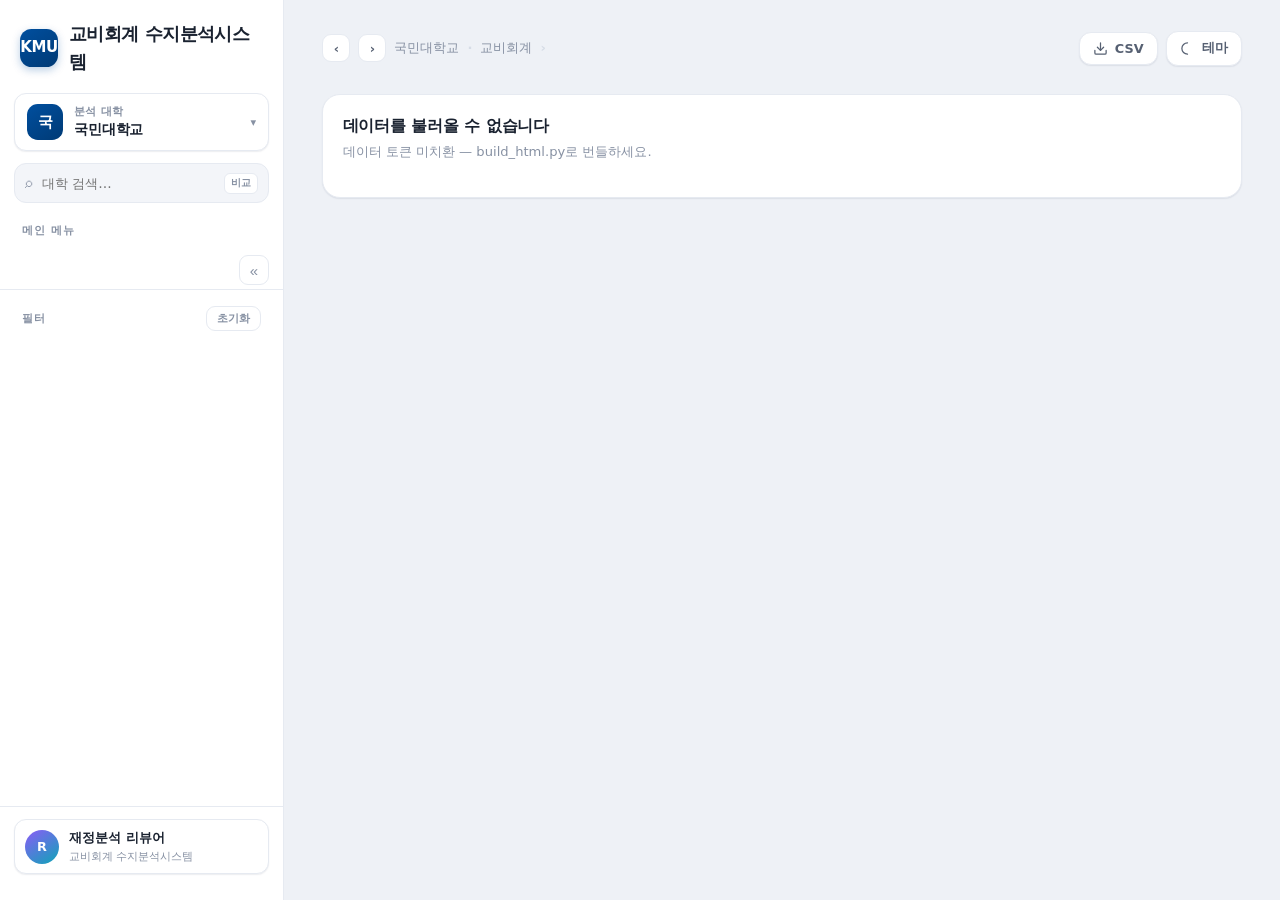
<file: dashboard/src/index.html>
<!DOCTYPE html>
<html lang="ko">
<head>
<meta charset="utf-8">
<meta name="viewport" content="width=device-width, initial-scale=1">
<title>교비회계 수지분석시스템</title>
<link rel="stylesheet" href="styles.css">
</head>
<body>

<!-- 모바일 상단 바 -->
<header class="topbar">
  <button class="hamburger" id="drawerToggle" aria-label="메뉴 열기">☰</button>
  <span class="brand-mark">KMU</span>
  <span class="topbar-title">교비회계 수지분석시스템</span>
</header>

<div class="scrim" id="scrim"></div>

<!-- 좌측 사이드바: 브랜드 · 워크스페이스 · 검색 · 내비 · 필터 · 유저 -->
<aside class="sidebar" id="sidebar">
  <div class="brand">
    <span class="brand-mark sq">KMU</span>
    <span class="brand-word">교비회계 수지분석시스템</span>
  </div>

  <div class="ws-selector" id="wsSelector">
    <button class="workspace-card" id="workspaceBtn" type="button" aria-haspopup="listbox" aria-expanded="false" title="분석 대학 변경">
      <span class="ws-ava sq" id="wsAva">국</span>
      <span class="ws-txt">
        <span class="ws-1">분석 대학</span>
        <span class="ws-2" id="wsName">국민대학교</span>
      </span>
      <span class="ws-chev">▾</span>
    </button>
    <div class="ws-dropdown" id="wsDropdown" role="listbox" aria-label="분석 대학 선택" style="display:none">
      <div class="wsd-search">
        <span class="wsd-mag" aria-hidden="true">⌕</span>
        <input id="wsSearch" type="text" placeholder="대학 검색…" autocomplete="off" aria-label="분석 대학 검색">
      </div>
      <div class="wsd-list" id="wsList"></div>
    </div>
  </div>

  <div class="sidebar-search">
    <div class="ss-input-wrap">
      <span class="ss-mag" aria-hidden="true">⌕</span>
      <input id="globalSearch" type="text" placeholder="대학 검색…" autocomplete="off" aria-label="대학 검색">
      <span class="ss-kbd">비교</span>
    </div>
  </div>

  <div class="section-label">메인 메뉴</div>
  <nav class="mainnav" id="tabs"></nav>

  <button class="collapse-btn" id="collapseBtn" title="사이드바 접기/펼치기" aria-label="사이드바 접기">«</button>

  <div class="filters-wrap">
    <div class="filters-head">
      <span class="fh-title">필터</span>
      <button class="reset-btn" id="resetBtn">초기화</button>
    </div>
    <div class="filterbar" id="filterbar"></div>
  </div>

  <div class="sidebar-footer">
    <div class="user-card">
      <span class="uc-ava">R</span>
      <span class="uc-txt">
        <span class="uc-1">재정분석 리뷰어</span>
        <span class="uc-2">교비회계 수지분석시스템</span>
      </span>
    </div>
    <div class="footer-meta">
      <span class="selftest-badge" id="selftestBadge"></span>
      <span class="lite-badge" id="liteBadge">LITE · 목(目) 계정 생략</span>
      <span class="sub" id="metaSub"></span>
    </div>
  </div>
</aside>

<!-- 메인 스테이지 -->
<main class="stage">
  <header class="topbar-desktop">
    <nav class="crumb" aria-label="위치">
      <span class="cr-nav" aria-hidden="true">‹</span>
      <span class="cr-nav" aria-hidden="true">›</span>
      <span id="crumbMain">국민대학교</span> <span class="cr-sep">·</span> 교비회계 <span class="cr-sep">›</span> <b id="crumbTab"></b>
    </nav>
    <div class="stage-actions">
      <button class="action-btn" id="csvBtnTop" title="현재 필터 CSV 다운로드">
        <span class="ab-ico" aria-hidden="true"><svg viewBox="0 0 24 24" fill="none" stroke="currentColor" stroke-width="2" stroke-linecap="round" stroke-linejoin="round"><path d="M21 15v4a2 2 0 0 1-2 2H5a2 2 0 0 1-2-2v-4"/><polyline points="7 10 12 15 17 10"/><line x1="12" y1="15" x2="12" y2="3"/></svg></span>
        CSV
      </button>
      <button class="action-btn" id="themeToggle" title="테마 전환">
        <span class="ab-ico" aria-hidden="true"><svg viewBox="0 0 24 24" fill="none" stroke="currentColor" stroke-width="2" stroke-linecap="round" stroke-linejoin="round"><path d="M12 3a6 6 0 0 0 0 18 9 9 0 0 1 0-18z"/></svg></span>
        테마
      </button>
    </div>
  </header>

  <div class="stage-top">
    <div class="stage-eyebrow" id="stageEyebrow"></div>
    <h1 class="stage-title" id="stageTitle"></h1>
  </div>
  <div class="view" id="view"></div>
</main>

<!-- 데이터: build_html.py가 /*__DATA__*/ 토큰을 인라인 JSON으로 치환 -->
<script id="DATA" type="application/json">/*__DATA__*/</script>
<script src="format.js"></script>
<script src="charts.js"></script>
<script src="sim_model.js"></script>
<script src="settings.js"></script>
<script src="benchmark.js"></script>
<script src="app.js"></script>
</body>
</html>
</file>
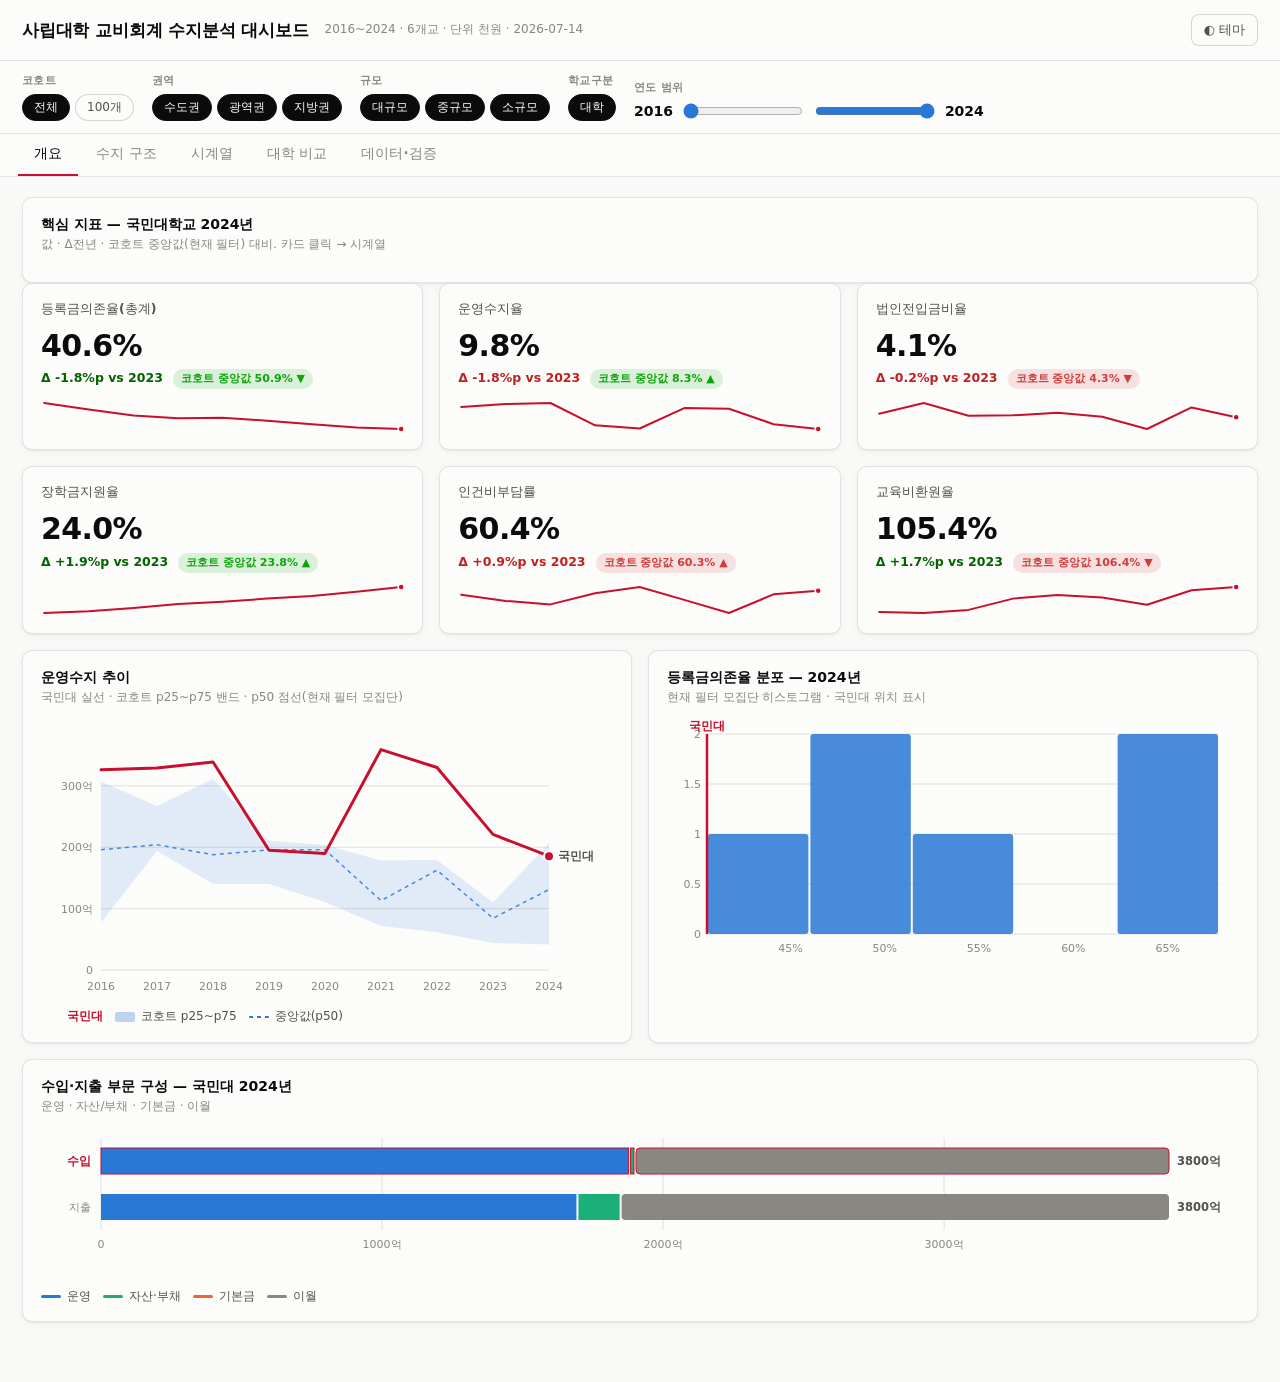
<file: dashboard/dashboard_mock.html>
<!DOCTYPE html>
<html lang="ko">
<head>
<meta charset="utf-8">
<meta name="viewport" content="width=device-width, initial-scale=1">
<title>사립대학 교비회계 수지분석 대시보드</title>
<style>
/* styles.css — 사립대학 교비회계 수지분석 대시보드.
 * dataviz 스킬 팔레트 기반. 라이트/다크 양쪽 지원(prefers-color-scheme + :root[data-theme]).
 * 국민대(KMU)는 카테고리 팔레트와 분리된 고정 강조색(진홍 #C8102E 계열).
 */

/* ── 팔레트 토큰 (라이트 기본) ─────────────────────────────── */
:root {
  color-scheme: light;
  --page:        #f9f9f7;
  --surface-1:   #fcfcfb;
  --surface-2:   #f2f1ed;
  --text-primary:   #0b0b0b;
  --text-secondary: #52514e;
  --muted:       #898781;
  --grid:        #e1e0d9;
  --axis:        #c3c2b7;
  --border:      rgba(11,11,11,0.10);
  --border-strong: rgba(11,11,11,0.16);
  --event-shade: rgba(137,135,129,0.10);

  /* 카테고리 8색 (고정 순서) */
  --series-1: #2a78d6; --series-2: #1baf7a; --series-3: #eda100; --series-4: #008300;
  --series-5: #4a3aa7; --series-6: #e34948; --series-7: #e87ba4; --series-8: #eb6834;

  /* 국민대 강조색 (진홍, 팔레트와 분리) */
  --kmu:      #C8102E;
  --kmu-soft: rgba(200,16,46,0.12);

  /* 부문 스택바 색 (운영/자산/부채/이월) */
  --sec-op:   #2a78d6;
  --sec-asset:#1baf7a;
  --sec-debt: #eb6834;
  --sec-carry:#898781;

  /* 상태색 (고정, 테마 무관) */
  --good:     #0ca30c;
  --warning:  #fab219;
  --serious:  #ec835a;
  --critical: #d03b3b;
  --delta-up:   #006300;
  --delta-down: #c02020;

  --radius: 10px;
  --shadow: 0 1px 2px rgba(11,11,11,0.05), 0 2px 8px rgba(11,11,11,0.04);
}
@media (prefers-color-scheme: dark) {
  :root:not([data-theme="light"]) {
    color-scheme: dark;
    --page:        #0d0d0d;
    --surface-1:   #1a1a19;
    --surface-2:   #232321;
    --text-primary:   #ffffff;
    --text-secondary: #c3c2b7;
    --muted:       #989791;
    --grid:        #2c2c2a;
    --axis:        #383835;
    --border:      rgba(255,255,255,0.10);
    --border-strong: rgba(255,255,255,0.18);
    --event-shade: rgba(200,200,190,0.07);
    --series-1: #3987e5; --series-2: #199e70; --series-3: #c98500; --series-4: #008300;
    --series-5: #9085e9; --series-6: #e66767; --series-7: #d55181; --series-8: #d95926;
    --kmu:      #ff5a6e;
    --kmu-soft: rgba(255,90,110,0.16);
    --sec-op:   #3987e5; --sec-asset:#199e70; --sec-debt:#d95926; --sec-carry:#989791;
    --delta-up: #0ca30c; --delta-down:#ff6b6b;
    --shadow: 0 1px 2px rgba(0,0,0,0.4), 0 2px 10px rgba(0,0,0,0.3);
  }
}
:root[data-theme="dark"] {
  color-scheme: dark;
  --page:        #0d0d0d; --surface-1:#1a1a19; --surface-2:#232321;
  --text-primary:#ffffff; --text-secondary:#c3c2b7; --muted:#989791;
  --grid:#2c2c2a; --axis:#383835; --border:rgba(255,255,255,0.10); --border-strong:rgba(255,255,255,0.18);
  --event-shade:rgba(200,200,190,0.07);
  --series-1:#3987e5; --series-2:#199e70; --series-3:#c98500; --series-4:#008300;
  --series-5:#9085e9; --series-6:#e66767; --series-7:#d55181; --series-8:#d95926;
  --kmu:#ff5a6e; --kmu-soft:rgba(255,90,110,0.16);
  --sec-op:#3987e5; --sec-asset:#199e70; --sec-debt:#d95926; --sec-carry:#989791;
  --delta-up:#0ca30c; --delta-down:#ff6b6b;
  --shadow:0 1px 2px rgba(0,0,0,0.4),0 2px 10px rgba(0,0,0,0.3);
}

* { box-sizing: border-box; }
html, body { margin: 0; padding: 0; }
body {
  font-family: system-ui, -apple-system, "Segoe UI", "Apple SD Gothic Neo", "Malgun Gothic", sans-serif;
  background: var(--page);
  color: var(--text-primary);
  font-size: 14px;
  line-height: 1.45;
  -webkit-font-smoothing: antialiased;
}

/* ── 헤더 ─────────────────────────────────────────────── */
.app-header {
  display: flex; align-items: center; gap: 16px;
  padding: 14px 22px;
  border-bottom: 1px solid var(--border);
  background: var(--surface-1);
  position: sticky; top: 0; z-index: 20;
}
.app-header h1 { font-size: 17px; font-weight: 650; margin: 0; letter-spacing: -0.01em; }
.app-header .sub { color: var(--muted); font-size: 12px; }
.app-header .spacer { flex: 1; }
.selftest-badge {
  font-size: 12px; font-weight: 600; padding: 4px 10px; border-radius: 20px;
  display: none;
}
.selftest-badge.pass { display: inline-block; background: rgba(12,163,12,0.14); color: var(--good); }
.selftest-badge.fail { display: inline-block; background: rgba(208,59,59,0.16); color: var(--critical); }
.lite-badge {
  display: none; font-size: 11px; font-weight: 600; padding: 3px 9px; border-radius: 20px;
  background: var(--warning); color: #1a1200;
}
.icon-btn {
  border: 1px solid var(--border-strong); background: var(--surface-1); color: var(--text-secondary);
  border-radius: 8px; padding: 6px 12px; cursor: pointer; font-size: 13px; font-family: inherit;
}
.icon-btn:hover { background: var(--surface-2); }

/* ── 필터바 ───────────────────────────────────────────── */
.filterbar {
  display: flex; flex-wrap: wrap; gap: 18px; align-items: flex-end;
  padding: 12px 22px; border-bottom: 1px solid var(--border); background: var(--surface-1);
  position: sticky; top: 51px; z-index: 15;
}
.filter-group { display: flex; flex-direction: column; gap: 5px; }
.filter-group > label { font-size: 11px; color: var(--muted); font-weight: 600; text-transform: uppercase; letter-spacing: 0.03em; }
.chip-row { display: flex; gap: 5px; flex-wrap: wrap; }
.chip {
  font-size: 12px; padding: 4px 11px; border-radius: 16px; cursor: pointer; user-select: none;
  border: 1px solid var(--border-strong); background: var(--surface-1); color: var(--text-secondary);
  font-family: inherit;
}
.chip:hover { background: var(--surface-2); }
.chip.on { background: var(--text-primary); color: var(--surface-1); border-color: var(--text-primary); }
.year-slider { display: flex; align-items: center; gap: 8px; }
.year-slider input[type=range] { width: 120px; accent-color: var(--series-1); }
.year-slider .yr { font-variant-numeric: tabular-nums; font-weight: 600; min-width: 34px; text-align: center; }

/* ── 탭 ───────────────────────────────────────────────── */
.tabs { display: flex; gap: 2px; padding: 0 18px; border-bottom: 1px solid var(--border); background: var(--surface-1); }
.tab {
  padding: 11px 16px; cursor: pointer; font-size: 13.5px; font-weight: 550; color: var(--muted);
  border: none; background: none; border-bottom: 2px solid transparent; font-family: inherit;
}
.tab:hover { color: var(--text-secondary); }
.tab.on { color: var(--text-primary); border-bottom-color: var(--kmu); }

/* ── 뷰 레이아웃 ───────────────────────────────────────── */
.view { padding: 20px 22px 60px; max-width: 1320px; margin: 0 auto; }
.grid { display: grid; gap: 16px; }
.grid.k6 { grid-template-columns: repeat(3, 1fr); }
.grid.c2 { grid-template-columns: 1fr 1fr; }
.grid.c3 { grid-template-columns: repeat(3, 1fr); }
@media (max-width: 980px) { .grid.c2, .grid.c3, .grid.k6 { grid-template-columns: 1fr; } }

.card {
  background: var(--surface-1); border: 1px solid var(--border); border-radius: var(--radius);
  padding: 16px 18px; box-shadow: var(--shadow);
}
.card h3 { margin: 0 0 2px; font-size: 14px; font-weight: 620; }
.card .card-sub { color: var(--muted); font-size: 12px; margin-bottom: 12px; }
.card.span2 { grid-column: span 2; }
@media (max-width: 980px) { .card.span2 { grid-column: span 1; } }

/* ── KPI 카드 ─────────────────────────────────────────── */
.kpi-card { cursor: pointer; position: relative; transition: border-color .12s; }
.kpi-card:hover { border-color: var(--border-strong); }
.kpi-card .kpi-label { font-size: 12.5px; color: var(--text-secondary); font-weight: 550; }
.kpi-card .kpi-value { font-size: 30px; font-weight: 680; letter-spacing: -0.02em; margin: 6px 0 2px; }
.kpi-card .kpi-row { display: flex; align-items: baseline; gap: 10px; flex-wrap: wrap; }
.kpi-delta { font-size: 12.5px; font-weight: 600; font-variant-numeric: tabular-nums; }
.kpi-delta.up { color: var(--delta-up); }
.kpi-delta.down { color: var(--delta-down); }
.kpi-badge {
  font-size: 11px; font-weight: 600; padding: 2px 8px; border-radius: 12px;
  background: var(--surface-2); color: var(--text-secondary);
}
.kpi-badge.above { background: rgba(12,163,12,0.14); color: var(--good); }
.kpi-badge.below { background: rgba(208,59,59,0.14); color: var(--critical); }
.kpi-card .spark { margin-top: 10px; height: 34px; }

/* ── 범례 ─────────────────────────────────────────────── */
.legend { display: flex; flex-wrap: wrap; gap: 12px; margin-top: 10px; font-size: 12px; color: var(--text-secondary); }
.legend .lg { display: inline-flex; align-items: center; gap: 6px; }
.legend .lg i { width: 20px; height: 3px; border-radius: 2px; display: inline-block; }
.legend .lg i.dot { width: 10px; height: 10px; border-radius: 50%; }
.legend .lg i.dash { background: repeating-linear-gradient(90deg, currentColor 0 4px, transparent 4px 8px); height: 2px; }
.legend .lg i.band { height: 10px; opacity: 0.3; border-radius: 2px; }
.legend .lg.kmu { color: var(--kmu); font-weight: 600; }

/* ── SVG 차트 ─────────────────────────────────────────── */
.viz-svg { display: block; width: 100%; }
.viz-tick { fill: var(--muted); font-size: 11px; font-family: inherit; }
.viz-axislabel { fill: var(--text-secondary); font-size: 12px; font-weight: 550; }
.viz-endlabel { fill: var(--text-secondary); font-size: 11.5px; font-weight: 600; }
.viz-kmu-label { fill: var(--kmu); font-size: 12px; font-weight: 700; }
.viz-event-label { fill: var(--muted); font-size: 10.5px; font-style: italic; }

/* ── 툴팁 ─────────────────────────────────────────────── */
.chart-tip {
  position: fixed; z-index: 100; pointer-events: none;
  background: var(--surface-1); border: 1px solid var(--border-strong); border-radius: 8px;
  box-shadow: var(--shadow); padding: 8px 10px; font-size: 12px; max-width: 260px;
  color: var(--text-primary);
}
.chart-tip .tip-title { font-weight: 650; margin-bottom: 4px; font-size: 12.5px; }
.chart-tip .tip-row { display: flex; justify-content: space-between; gap: 14px; padding: 1px 0; }
.chart-tip .tip-key { display: inline-flex; align-items: center; gap: 6px; color: var(--text-secondary); }
.chart-tip .tip-key i { width: 9px; height: 9px; border-radius: 2px; display: inline-block; }
.chart-tip .tip-muted { color: var(--muted); }
.chart-tip b { font-variant-numeric: tabular-nums; font-weight: 650; }

/* ── 드릴다운 트리 (탭2) ───────────────────────────────── */
.tree { width: 100%; }
.tree-toolbar { display: flex; gap: 8px; align-items: center; margin-bottom: 6px; flex-wrap: wrap; }
.breadcrumb { font-size: 12px; color: var(--muted); margin-bottom: 10px; }
.breadcrumb b { color: var(--text-primary); font-weight: 600; }
.tnode {
  display: grid; grid-template-columns: 1fr 130px 92px 84px; align-items: center;
  gap: 10px; padding: 6px 8px; border-radius: 7px; cursor: default; font-size: 13px;
}
.tnode:hover { background: var(--surface-2); }
.tnode.clickable { cursor: pointer; }
.tnode .tname { display: flex; align-items: center; gap: 8px; overflow: hidden; }
.tnode .tname .caret { width: 12px; color: var(--muted); flex-shrink: 0; font-size: 10px; }
.tnode .tname .nm { white-space: nowrap; overflow: hidden; text-overflow: ellipsis; }
.tnode .tbar-wrap { position: relative; height: 8px; background: var(--surface-2); border-radius: 4px; overflow: hidden; }
.tnode .tbar { position: absolute; left: 0; top: 0; bottom: 0; border-radius: 4px; background: var(--series-1); }
.tnode .tval { text-align: right; font-variant-numeric: tabular-nums; font-weight: 600; }
.tnode .tshare { text-align: right; font-variant-numeric: tabular-nums; color: var(--text-secondary); }
.tnode .tyoy { text-align: right; font-variant-numeric: tabular-nums; font-size: 12px; }
.tyoy.up { color: var(--delta-up); } .tyoy.down { color: var(--delta-down); }
.tnode.lv1 { font-weight: 620; }
.tnode.selected { background: var(--kmu-soft); }
.indent-1 { padding-left: 18px; } .indent-2 { padding-left: 38px; }

/* ── 테이블 ───────────────────────────────────────────── */
.tbl-wrap { overflow-x: auto; }
table.data { width: 100%; border-collapse: collapse; font-size: 13px; }
table.data th, table.data td { padding: 7px 10px; text-align: right; white-space: nowrap; }
table.data th { color: var(--muted); font-weight: 600; font-size: 11.5px; text-transform: uppercase; letter-spacing: 0.02em;
  border-bottom: 1px solid var(--border-strong); cursor: pointer; user-select: none; position: sticky; top: 0; background: var(--surface-1); }
table.data th:first-child, table.data td:first-child { text-align: left; }
table.data td { border-bottom: 1px solid var(--grid); font-variant-numeric: tabular-nums; }
table.data tr:hover td { background: var(--surface-2); }
table.data tr.kmu-row td { background: var(--kmu-soft); font-weight: 600; }
table.data tr.kmu-row:hover td { background: var(--kmu-soft); }
table.data th.sorted::after { content: " ▾"; color: var(--text-secondary); }
table.data th.sorted.asc::after { content: " ▴"; }

/* ── 컨트롤 (select, search) ──────────────────────────── */
.ctrl { display: inline-flex; flex-direction: column; gap: 4px; }
.ctrl label { font-size: 11px; color: var(--muted); font-weight: 600; }
select.sel, input.txt {
  font-family: inherit; font-size: 13px; padding: 6px 10px; border-radius: 7px;
  border: 1px solid var(--border-strong); background: var(--surface-1); color: var(--text-primary);
}
.multi-search { position: relative; }
.multi-tags { display: flex; flex-wrap: wrap; gap: 5px; margin-bottom: 6px; }
.multi-tags .tag {
  font-size: 12px; padding: 3px 8px; border-radius: 14px; background: var(--surface-2);
  display: inline-flex; gap: 6px; align-items: center; border: 1px solid var(--border);
}
.multi-tags .tag.kmu { background: var(--kmu-soft); border-color: var(--kmu); color: var(--kmu); font-weight: 600; }
.multi-tags .tag .x { cursor: pointer; color: var(--muted); font-weight: 700; }
.multi-tags .tag.kmu .x { display: none; }
.opt-list { display: flex; flex-wrap: wrap; gap: 5px; margin-top: 4px; }

/* ── 검증/노트 ────────────────────────────────────────── */
.stat-cards { display: flex; gap: 14px; flex-wrap: wrap; }
.stat-mini {
  flex: 1; min-width: 150px; background: var(--surface-1); border: 1px solid var(--border);
  border-radius: var(--radius); padding: 14px 16px;
}
.stat-mini .lab { font-size: 12px; color: var(--text-secondary); font-weight: 600; }
.stat-mini .big { font-size: 26px; font-weight: 680; margin-top: 4px; }
.stat-mini .rate { font-size: 12px; margin-top: 2px; }
.stat-mini.ok .rate { color: var(--good); } .stat-mini.warn .rate { color: var(--critical); }
.stat-mini .na { color: var(--muted); font-size: 12px; }
.note-list { font-size: 13px; line-height: 1.7; }
.note-list dt { font-weight: 620; margin-top: 8px; }
.note-list dd { margin: 0 0 2px; color: var(--text-secondary); }
.note-list code { background: var(--surface-2); padding: 1px 6px; border-radius: 4px; font-size: 12px; }

.small-mult { display: grid; grid-template-columns: repeat(3, 1fr); gap: 14px; }
@media (max-width: 900px) { .small-mult { grid-template-columns: 1fr 1fr; } }
.sm-cell { border: 1px solid var(--border); border-radius: 9px; padding: 10px 12px; background: var(--surface-1); }
.sm-cell .sm-title { font-size: 12px; font-weight: 600; margin-bottom: 2px; }
.sm-cell .sm-val { font-size: 12px; color: var(--muted); }

.hint { color: var(--muted); font-size: 12.5px; margin: 4px 0 14px; }
.row-controls { display: flex; gap: 16px; flex-wrap: wrap; align-items: flex-end; margin-bottom: 16px; }
.btn-primary {
  background: var(--kmu); color: #fff; border: none; border-radius: 8px; padding: 8px 16px;
  font-size: 13px; font-weight: 600; cursor: pointer; font-family: inherit;
}
.btn-primary:hover { filter: brightness(1.06); }
.spacer-v { height: 16px; }

</style>
</head>
<body>
<header class="app-header">
  <h1>사립대학 교비회계 수지분석 대시보드</h1>
  <span class="sub" id="metaSub"></span>
  <span class="lite-badge" id="liteBadge">LITE · 목(目) 계정 생략</span>
  <span class="spacer"></span>
  <span class="selftest-badge" id="selftestBadge"></span>
  <button class="icon-btn" id="themeToggle" title="테마 전환">◐ 테마</button>
</header>

<div class="filterbar" id="filterbar"></div>
<nav class="tabs" id="tabs"></nav>
<main class="view" id="view"></main>

<!-- 데이터: build_html.py가 {"meta":{"unit":"천원","years":[2016,2017,2018,2019,2020,2021,2022,2023,2024],"generated":"2026-07-14T06:26:00Z","lite":false,"notes":[{"span":[2018,2022],"label":"입학금 단계적 폐지"}]},"schools":[{"n":"국민대학교","c100":true,"kmu":true,"sido":"서울","region":"수도권","type":"대학","scale":"대규모","scaleProxy":false,"enroll":{"2016":22000,"2017":21938,"2018":21875,"2019":21812,"2020":21750,"2021":21688,"2022":21625,"2023":21562,"2024":21500}},{"n":"명지대학교","c100":true,"kmu":false,"sido":"경기","region":"수도권","type":"대학","scale":"중규모","scaleProxy":false,"enroll":{"2016":15800,"2017":15600,"2018":15400,"2019":15200,"2020":15000,"2021":14800,"2022":14600,"2023":14400,"2024":14200}},{"n":"동아대학교","c100":true,"kmu":false,"sido":"부산","region":"광역권","type":"대학","scale":"대규모","scaleProxy":false,"enroll":{"2016":19500,"2017":19325,"2018":19150,"2019":18975,"2020":18800,"2021":18625,"2022":18450,"2023":18275,"2024":18100}},{"n":"계명대학교","c100":true,"kmu":false,"sido":"대구","region":"광역권","type":"대학","scale":"대규모","scaleProxy":false,"enroll":{"2016":24000,"2017":23825,"2018":23650,"2019":23475,"2020":23300,"2021":23125,"2022":22950,"2023":22775,"2024":22600}},{"n":"원광대학교","c100":true,"kmu":false,"sido":"전북","region":"지방권","type":"대학","scale":"대규모","scaleProxy":false,"enroll":{"2016":15200,"2017":15025,"2018":14850,"2019":14675,"2020":14500,"2021":14325,"2022":14150,"2023":13975,"2024":13800}},{"n":"한라대학교","c100":false,"kmu":false,"sido":"강원","region":"지방권","type":"대학","scale":"소규모","scaleProxy":false,"enroll":{"2016":4200,"2017":4100,"2018":4000,"2019":3900,"2020":3800,"2021":3700,"2022":3600,"2023":3500,"2024":3400}}],"accounts":{"in":[{"code":"T_IN","name":"자금수입총계","lv":0,"p":null},{"code":"OP_IN","name":"운영수입","lv":0,"p":null},{"code":"5100","name":"등록금및수강료수입","lv":1,"p":null},{"code":"5110","name":"등록금수입","lv":2,"p":"5100"},{"code":"5111","name":"입학금","lv":3,"p":"5110"},{"code":"5112","name":"수업료","lv":3,"p":"5110"},{"code":"5120","name":"수강료수입","lv":2,"p":"5100"},{"code":"5121","name":"수강료","lv":3,"p":"5120"},{"code":"5200","name":"전입및기부수입","lv":1,"p":null},{"code":"5210","name":"전입금수입","lv":2,"p":"5200"},{"code":"5211","name":"법인전입금","lv":3,"p":"5210"},{"code":"5220","name":"기부금수입","lv":2,"p":"5200"},{"code":"5221","name":"일반기부금","lv":3,"p":"5220"},{"code":"5300","name":"교육부대수입","lv":1,"p":null},{"code":"5310","name":"교육부대수입료","lv":2,"p":"5300"},{"code":"5400","name":"교육외수입","lv":1,"p":null},{"code":"5410","name":"예금이자수입","lv":2,"p":"5400"},{"code":"AL_IN","name":"자산및부채수입","lv":1,"p":null},{"code":"1250","name":"적립금인출","lv":2,"p":"AL_IN"},{"code":"1260","name":"기금인출","lv":2,"p":"AL_IN"},{"code":"F_기본금","name":"기본금","lv":1,"p":null},{"code":"CF_PREV","name":"미사용전기이월자금","lv":1,"p":null}],"ex":[{"code":"T_EX","name":"자금지출총계","lv":0,"p":null},{"code":"OP_EX","name":"운영지출","lv":0,"p":null},{"code":"4100","name":"보수","lv":1,"p":null},{"code":"4110","name":"교원보수","lv":2,"p":"4100"},{"code":"4120","name":"직원보수","lv":2,"p":"4100"},{"code":"4200","name":"관리운영비","lv":1,"p":null},{"code":"4210","name":"일반관리비","lv":2,"p":"4200"},{"code":"4300","name":"연구학생경비","lv":1,"p":null},{"code":"4310","name":"연구비","lv":2,"p":"4300"},{"code":"4320","name":"학생경비","lv":2,"p":"4300"},{"code":"4321","name":"장학금","lv":3,"p":"4320"},{"code":"4322","name":"교내장학금","lv":3,"p":"4320"},{"code":"4322#2","name":"학비감면","lv":3,"p":"4320"},{"code":"4322#3","name":"국가장학금","lv":3,"p":"4320"},{"code":"4330","name":"입시관리비","lv":2,"p":"4300"},{"code":"4400","name":"교육외비용","lv":1,"p":null},{"code":"4500","name":"전출금","lv":1,"p":null},{"code":"4600","name":"예비비","lv":1,"p":null},{"code":"AL_EX","name":"자산및부채지출","lv":1,"p":null},{"code":"1250","name":"적립금적립","lv":2,"p":"AL_EX"},{"code":"1260","name":"기금적립","lv":2,"p":"AL_EX"},{"code":"1314","name":"도서구입비","lv":2,"p":"AL_EX"},{"code":"1317","name":"기계기구매입비","lv":2,"p":"AL_EX"},{"code":"CF_NEXT","name":"미사용차기이월자금","lv":1,"p":null}]},"rows":[[0,2016],[0,2017],[0,2018],[0,2019],[0,2020],[0,2021],[0,2022],[0,2023],[0,2024],[1,2016],[1,2017],[1,2018],[1,2019],[1,2020],[1,2021],[1,2022],[1,2023],[1,2024],[2,2016],[2,2017],[2,2018],[2,2019],[2,2020],[2,2021],[2,2022],[2,2023],[2,2024],[3,2016],[3,2017],[3,2018],[3,2019],[3,2020],[3,2021],[3,2022],[3,2023],[3,2024],[4,2016],[4,2017],[4,2018],[4,2019],[4,2020],[4,2021],[4,2022],[4,2023],[4,2024],[5,2016],[5,2017],[5,2018],[5,2019],[5,2020],[5,2021],[5,2022],[5,2023],[5,2024]],"v":{"in":{"T_IN":[211494367,231030266,250156986,275286626,300899342,325970871,340151938,367098530,380026650,126715556,135174035,146416247,161473454,176457426,186503770,191018608,197541050,211386794,174732680,219231648,239917380,263074641,284467363,298024905,310921453,315169234,326640083,218283472,224897792,248828452,266089223,280470074,279223593,272824525,253032340,264543646,162783871,182734088,176695546,200489934,215413807,241768621,253332513,261088143,267568611,40147102,42555285,46616981,50200729,50779623,50470643,52127381,52017708,54253658],"OP_IN":[179530087,171334913,172688032,173392693,189780613,202594063,188607442,189726091,188430378,109412129,117901999,110102653,116334588,119713664,124628250,122781616,121775405,134048194,154219846,174279458,170349052,180490882,170894864,167199568,177030493,176450090,188197090,189292205,187704987,202281336,192507069,204443467,196961377,191865202,184621861,202749802,147444868,154733918,139047156,156245811,158815619,166400364,163678186,161519151,163220265,35697506,36751630,37397553,39839053,39835975,40686222,42111691,42535933,44367002],"5100":[147972352,144348412,139689623,145349593,160569581,162758893,155985921,155651267,154225512,91831790,97295766,94555860,100334173,98929119,101133476,102220519,102514101,108775265,125066966,139500486,138326710,143067063,139965382,141299475,149290684,149366065,152557836,157244912,156059448,165925676,157634533,168916581,161902449,165295504,163366875,167974872,125654161,123535621,121170559,126798679,135535109,138891236,138228909,132545558,134768767,28986803,31578728,31138663,32953916,32709884,33485304,35130725,35369226,36742746],"5110":[145857211,142328444,137426906,143106957,158226102,160570133,153577084,153214103,151729498,90439092,95865482,93190346,98907168,97564808,99667199,100791844,101031144,107265951,123168894,137426893,136191239,140926638,137946642,139136971,147032859,147295644,150333308,155026875,153883059,163491910,155383943,166457521,159566633,162830836,160850034,165335536,123957916,121790979,119278458,124847197,133716154,136952655,136121762,130558456,132614369,28528446,31125650,30651577,32503157,32238742,32967832,34650994,34878474,36202550],"5111":[7921357,9062986,7207621,5441728,3703779,1888162,0,0,0,5451135,5303267,4414844,3340165,2291424,1144959,0,0,0,7836776,7593330,6396675,4949838,3214282,1737909,0,0,0,9272060,9381592,7668978,5822367,3860787,2005576,0,0,0,7595641,7356295,5862028,4454208,3239989,1582749,0,0,0,1822540,1928370,1431268,1187875,779218,412548,0,0,0],"5112":[137935854,133265458,130219285,137665230,154522324,158681971,153577084,153214103,151729498,84987958,90562215,88775503,95567004,95273383,98522240,100791844,101031144,107265951,115332119,129833563,129794564,135976800,134732361,137399062,147032859,147295644,150333308,145754815,144501467,155822931,149561576,162596734,157561058,162830836,160850034,165335536,116362275,114434684,113416430,120392989,130476165,135369906,136121762,130558456,132614369,26705907,29197280,29220309,31315282,31459524,32555284,34650994,34878474,36202550],"5120":[2115142,2019968,2262717,2242635,2343479,2188760,2408836,2437165,2496014,1392698,1430284,1365513,1427004,1364311,1466277,1428676,1482957,1509314,1898072,2073593,2135471,2140424,2018739,2162504,2257825,2070421,2224528,2218037,2176389,2433766,2250590,2459060,2335816,2464668,2516841,2639336,1696245,1744642,1892101,1951482,1818955,1938581,2107146,1987102,2154398,458357,453078,487086,450759,471142,517472,479731,490752,540196],"5121":[2115142,2019968,2262717,2242635,2343479,2188760,2408836,2437165,2496014,1392698,1430284,1365513,1427004,1364311,1466277,1428676,1482957,1509314,1898072,2073593,2135471,2140424,2018739,2162504,2257825,2070421,2224528,2218037,2176389,2433766,2250590,2459060,2335816,2464668,2516841,2639336,1696245,1744642,1892101,1951482,1818955,1938581,2107146,1987102,2154398,458357,453078,487086,450759,471142,517472,479731,490752,540196],"5200":[10606004,12473348,11404485,11665216,9670631,14527311,12468381,11727391,12242678,7503331,9285851,4972890,5845990,10005574,11900714,10210999,4269955,8568637,11937808,12865236,14855612,17151175,13271710,12507761,8324775,7520034,14129896,15873602,16109870,19206915,11820217,18063822,17803314,9562562,6076249,16215670,9169899,13510940,6245175,10317751,7816971,12222778,12544359,11887464,9222887,2500399,1999862,2792774,3170868,1837985,3137888,2245103,3340308,2424180],"5210":[7555142,7597042,7200678,7252799,8034675,8403390,7346333,8229360,7800770,4090879,6851513,3230826,4014221,6291591,9195452,8045877,2697354,5850689,7788066,9044246,11326111,12410352,11099947,9903940,3866568,5134249,9290280,13382613,11679454,13755801,8620966,15101437,12722080,3753458,3749765,12878189,7729953,10923387,2640270,6565045,5252316,6896926,9379429,7410763,4701483,2056464,890305,1583482,2128661,1066887,2381735,949450,2961311,1277642],"5211":[7555142,7597042,7200678,7252799,8034675,8403390,7346333,8229360,7800770,4090879,6851513,3230826,4014221,6291591,9195452,8045877,2697354,5850689,7788066,9044246,11326111,12410352,11099947,9903940,3866568,5134249,9290280,13382613,11679454,13755801,8620966,15101437,12722080,3753458,3749765,12878189,7729953,10923387,2640270,6565045,5252316,6896926,9379429,7410763,4701483,2056464,890305,1583482,2128661,1066887,2381735,949450,2961311,1277642],"5220":[3050862,4876306,4203807,4412417,1635956,6123921,5122049,3498030,4441908,3412452,2434338,1742064,1831769,3713983,2705262,2165122,1572600,2717948,4149742,3820989,3529501,4740823,2171762,2603822,4458207,2385785,4839616,2490989,4430416,5451114,3199250,2962385,5081234,5809105,2326484,3337482,1439946,2587553,3604905,3752706,2564655,5325852,3164930,4476701,4521404,443934,1109557,1209292,1042206,771098,756154,1295653,378997,1146539],"5221":[3050862,4876306,4203807,4412417,1635956,6123921,5122049,3498030,4441908,3412452,2434338,1742064,1831769,3713983,2705262,2165122,1572600,2717948,4149742,3820989,3529501,4740823,2171762,2603822,4458207,2385785,4839616,2490989,4430416,5451114,3199250,2962385,5081234,5809105,2326484,3337482,1439946,2587553,3604905,3752706,2564655,5325852,3164930,4476701,4521404,443934,1109557,1209292,1042206,771098,756154,1295653,378997,1146539],"5300":[15815560,11057426,15492350,11802833,14164674,19184967,14508906,14520646,18072108,7936152,8990235,8514833,7515901,6152104,6852018,7350064,10815176,12800903,13426719,16382899,14290308,15044315,12656249,8865510,13174836,12515351,17735790,10194867,9192930,11210854,18382369,13862795,9641086,11571970,11817319,14065474,7987242,13377559,7269100,13453865,12052054,11153021,8781665,13335873,16225622,3404099,2126726,2842931,2706642,3728084,2730487,3084141,2935065,4167455],"5310":[15815560,11057426,15492350,11802833,14164674,19184967,14508906,14520646,18072108,7936152,8990235,8514833,7515901,6152104,6852018,7350064,10815176,12800903,13426719,16382899,14290308,15044315,12656249,8865510,13174836,12515351,17735790,10194867,9192930,11210854,18382369,13862795,9641086,11571970,11817319,14065474,7987242,13377559,7269100,13453865,12052054,11153021,8781665,13335873,16225622,3404099,2126726,2842931,2706642,3728084,2730487,3084141,2935065,4167455],"5400":[5136170,3455727,6101574,4575051,5375727,6122892,5644235,7826787,3890081,2140855,2330146,2059070,2638525,4626868,4742042,3000034,4176172,3903389,3788354,5530837,2876422,5228330,5001524,4526821,6240198,7048639,3773569,5978824,6342739,5937891,4669950,3600269,7614528,5435166,3361417,4493786,4633566,4309798,4362322,5675516,3411486,4133329,4123254,3750257,3002989,806204,1046314,623185,1007628,1560022,1332542,1651722,891335,1032621],"5410":[5136170,3455727,6101574,4575051,5375727,6122892,5644235,7826787,3890081,2140855,2330146,2059070,2638525,4626868,4742042,3000034,4176172,3903389,3788354,5530837,2876422,5228330,5001524,4526821,6240198,7048639,3773569,5978824,6342739,5937891,4669950,3600269,7614528,5435166,3361417,4493786,4633566,4309798,4362322,5675516,3411486,4133329,4123254,3750257,3002989,806204,1046314,623185,1007628,1560022,1332542,1651722,891335,1032621],"AL_IN":[4987341,6627414,0,0,2913515,9705047,2793004,7753125,1939471,1159588,1819679,4487292,3289811,0,4518648,2625810,0,2845913,6651450,0,7206321,0,6108243,0,5134001,0,4217886,0,5227769,6175562,0,4062987,0,1463098,0,6287465,2105555,0,0,0,0,5929247,2911496,0,4709849,1126198,0,550735,528392,1366048,653127,0,0,0],"1250":[7918488,9465706,5123313,9216045,10844933,5313505,8698897,4888248,8097661,3283927,2573342,5404209,3611013,4741390,3885585,7038285,3997681,6405349,3649288,7077554,4821844,4801206,4816189,3007909,7194903,9591828,6042617,5263484,10401532,3897834,9202351,9743045,8949410,8803589,5805973,5178629,7175203,5866901,4066541,3300103,3035998,4263274,3201113,4939571,9229377,1072602,1593746,2112844,1505032,1580725,1473796,784545,2144078,1219909],"1260":[1294616,1878532,1457280,893561,1540205,1490152,1099196,1060499,2888990,1733101,1320600,749736,1331895,516024,1133128,1303289,1541327,692962,1715020,1857017,1086161,2192348,1141821,1468730,961069,2589103,1046886,1259261,3151699,1286251,1771975,1001247,1297914,2409911,3051271,1451690,1056121,1103922,759623,2593042,729278,1200893,914674,2308736,2114318,195981,427006,169075,241193,167469,536029,207255,211563,273410],"F_기본금":{"s":1,"i":[],"x":[]},"CF_PREV":[26976939,53067939,77468953,101893933,108205214,113671760,148751492,169619314,189656801,16143839,15452357,31826302,41849054,56743761,57356873,65611182,75765645,74492686,13861384,44952190,62362006,82583758,107464257,130825337,128756958,138719144,134225106,28991267,31965036,40371555,73582154,71963620,82262216,79496224,68410479,55506379,13233448,28000170,37648391,44244123,56598187,69439009,86742830,99568992,99638497,3323399,5803655,8668693,9833283,9577600,9131294,10015689,9481776,9886656]},"ex":{"T_EX":[211494367,231030266,250156986,275286626,300899342,325970871,340151938,367098530,380026650,126715556,135174035,146416247,161473454,176457426,186503770,191018608,197541050,211386794,174732680,219231648,239917380,267020760,284467363,298024905,310921453,315169234,326640083,218283472,224897792,248828452,266089223,280470074,279223593,272824525,253032340,264543646,162783871,182734088,176695546,200489934,215413807,245395150,253332513,261088143,267568611,40147102,42555285,46616981,50200729,50779623,50470643,52127381,52017708,54253658],"OP_EX":[146921317,138438694,138796926,153890113,170791810,166691991,155622963,167637974,169884101,103818046,97165774,96286147,96699054,111273147,113713275,104531315,115073133,112702279,121319659,145608616,147494193,146081013,144427857,161258887,161394141,165175591,165208296,175167488,167610054,167083803,180336468,184267731,185270496,188887953,185062068,195096153,122370570,135570806,124347670,134708508,138390356,146491599,146788891,151358935,163845215,32591640,30804837,33554473,37925755,39182277,37661052,40938135,38878130,41411555],"4100":[87790460,83511335,79597775,86779180,98360072,94541477,85569521,92544515,93071382,63920991,57215955,54652419,57593431,65815508,68038873,54811468,64154921,61834961,72304041,89454554,89460981,87333734,84653282,96321806,92687955,95404466,87187175,109374736,101381449,98721234,103213146,104137349,113334610,108586124,105811606,113718445,71788899,84104738,71787836,80636787,83475546,86102491,75845432,82678082,89951200,20471344,18263100,20232423,22407600,22975211,21476468,23684621,21856567,22101015],"4110":[62781074,59264437,56421056,59642411,69704848,70141033,62897334,69118246,64293379,47068331,40298285,40020864,41340753,46356157,48191496,40766737,46350379,42878696,53337113,67333962,66879827,66902866,65490101,68620951,68288997,67189415,66248950,80939706,75331789,72598977,76336863,74013520,85027034,80814765,82386514,81995785,53493863,63353079,52635298,57318557,57909369,59047522,54327204,62326886,65713599,14903321,12495257,15323291,16275657,17207429,15906233,17272244,16681816,15641905],"4120":[25009387,24246898,23176719,27136768,28655224,24400444,22672187,23426268,28778003,16852661,16917670,14631555,16252678,19459351,19847377,14044732,17804543,18956265,18966928,22120593,22581153,20430869,19163181,27700855,24398958,28215051,20938225,28435030,26049661,26122258,26876283,30123828,28307576,27771359,23425092,31722660,18295037,20751658,19152538,23318231,25566177,27054970,21518227,20351195,24237601,5568023,5767843,4909132,6131942,5767782,5570235,6412377,5174750,6459110],"4200":[15979282,17635667,18343435,18140546,21675166,24315708,17567980,22146234,17977230,12937255,13297047,14848248,10222277,15870117,11773142,15653323,14890000,11364400,14115981,18197081,16310748,15861429,14914886,15138902,16610002,20641737,22886337,24535778,18398778,18258618,25727444,26371370,19628485,20327577,22882339,19664531,15235914,14407750,16475854,17547278,15624252,18444187,21340560,17684708,22130600,4409621,3191388,4308509,4984456,5071555,5027172,5281648,5344184,5276935],"4210":[15979282,17635667,18343435,18140546,21675166,24315708,17567980,22146234,17977230,12937255,13297047,14848248,10222277,15870117,11773142,15653323,14890000,11364400,14115981,18197081,16310748,15861429,14914886,15138902,16610002,20641737,22886337,24535778,18398778,18258618,25727444,26371370,19628485,20327577,22882339,19664531,15235914,14407750,16475854,17547278,15624252,18444187,21340560,17684708,22130600,4409621,3191388,4308509,4984456,5071555,5027172,5281648,5344184,5276935],"4300":[33450704,30451361,32668442,39315229,40036867,41995235,44637721,44510597,49758751,21851873,20694920,22280959,23685131,24752821,26943349,30011506,31664766,34962806,27986200,31673006,33339031,34495283,37558650,41558777,44812125,41210683,44341322,32011755,38818303,38891331,41562653,44606361,42934514,51051156,45241859,50987666,29172279,30009295,28198485,30635574,33051369,36986483,41163032,42682755,44051821,6335582,7772943,7347459,8341484,8999991,9526088,10103361,10466384,11730251],"4310":[10390399,6896390,7868897,11158363,9054137,8277041,9869327,8428702,10049552,7004929,5198063,4715284,4623663,5070763,6144857,6756848,7857338,8492533,7975956,8963236,8254836,8761922,8052977,10955772,12270172,6790763,6640053,8630228,12424248,9203606,12095914,11376771,9562976,12758439,7501080,8068201,9459844,9033849,7255258,5415279,5271300,7971067,8800363,10886632,9785680,1814739,2484115,1745291,2275374,2254409,2655631,2443050,1931275,2225147],"4320":[20619186,21065772,22140950,25390038,29387675,31794193,32052806,34453746,37030810,13304260,14176849,15701030,17114895,18702336,19915273,21980242,22117677,25411925,17756736,21022711,23105982,24557513,26632345,28565368,31052706,33132419,36257946,21914668,24502279,27058912,27496355,31579339,31954777,35305386,36160464,39901426,17970005,18732292,19810825,22739040,25230861,27236839,29732475,30170162,31697962,3960995,4843449,5019588,5560371,6099019,6461984,7286191,8134274,8863660],"4321":[6915127,7153955,7379689,8815826,9637305,10386779,10706457,11162482,12509379,4726976,4989053,5411287,5778898,6426491,6339170,7068451,7091025,8083841,6401876,7086942,8080579,8624020,9092933,9326418,10130200,11499768,11651220,7511378,8608281,9228965,9378324,10927720,10284246,11110941,11907523,12313263,6319055,6580923,6804044,7712968,8781293,8864037,9607978,9578574,10969991,1379663,1619529,1666731,1873874,2005587,2163739,2328258,2731203,2875136],"4322":[5130671,5171728,5272015,6025822,7266304,7586100,7440253,7988787,8271920,3340688,3526197,3897613,4071002,4282118,4527443,5329182,5096394,6109363,4282951,5266597,5618473,5790791,6336389,6692673,7542525,7408690,8024223,5534022,5961767,6421890,6377017,7192284,7600488,8721379,8600480,9602762,4562862,4528658,4971588,5571390,5917128,6560018,7050804,6896064,7119685,964444,1248541,1242050,1383558,1546544,1599696,1849711,1790404,2055953],"4322#2":[3153711,3315286,3430718,3701212,4478914,4380516,4529822,4970558,5119329,1882700,2074331,2363686,2642366,2593340,3031251,2991605,3077731,3378079,2492774,3136779,3404461,3678736,3935784,4025509,4393705,4653376,5295931,3450342,3667167,3979638,3950126,4378786,4497127,5031656,5057169,5531170,2701173,2685588,3069453,3397834,3621845,3882189,4321671,4259053,4254362,638585,745744,780991,804856,841295,897882,1001183,1160811,1248318],"4322#3":[5419677,5424803,6058528,6847177,8005153,9440798,9376274,10331919,11130182,3353896,3587267,4028443,4622629,5400386,6017410,6591005,6852528,7840642,4579135,5532394,6002468,6463966,7267238,8520768,8986276,9570585,11286572,5418926,6265063,7428419,7790887,9080549,9572916,10441409,10595291,12454231,4386915,4937122,4965740,6056848,6910595,7930595,8752021,9436471,9353923,978302,1229634,1329816,1498083,1705594,1800667,2107040,2451855,2684252],"4330":[2441119,2489199,2658595,2766828,1595055,1924000,2715588,1628148,2678389,1542684,1320008,1864645,1946573,979722,883219,1274416,1689751,1058348,2253507,1687058,1978213,1175848,2873328,2037637,1489247,1287502,1443323,1466859,1891776,2628813,1970384,1650251,1416760,2987331,1580315,3018039,1742430,2243154,1132402,2481254,2549208,1778578,2630194,1625962,2568180,559848,445380,582580,505738,646562,408473,374119,400836,641444],"4400":[7043754,3211439,5229030,6472786,7479874,3658705,3608844,6439135,6991294,3890951,4174237,2259633,3548983,3355647,5082703,2246484,2755024,2194065,3840933,3976854,5547724,6650989,4266142,6072666,3749529,6116123,7032928,5428351,7600861,7712692,6781918,5476923,6644757,7244018,7754579,6948754,3549517,4410016,5770459,4315055,3157478,3236735,5531329,6322905,4141328,894460,959467,1263327,1516680,1515331,816744,1209412,900238,1224840],"4500":[2205463,2538080,2622497,1812905,1640245,1510994,2809831,1554892,1351400,539379,1121433,1417428,1131725,1218291,1238449,1216244,1257691,1624239,2271026,895245,2384719,855320,2401431,834903,2234980,1070665,2317520,2797433,857473,3039348,1570150,2711564,2369533,1066943,3030630,2132291,1754446,2074107,1107986,1133023,1929827,1244065,2493559,1562792,2580800,210494,312993,209925,416243,412571,532774,412571,237640,736516],"4600":[451654,1090813,335747,1369467,1599585,669872,1429065,442601,734044,677596,662183,827460,517505,260763,636758,592290,350730,721808,801478,1411876,450991,884258,633467,1331833,1299551,731916,1443015,1019434,553190,460580,1481157,964165,358597,612136,341055,1644466,869514,564900,1007050,440791,1151884,477638,414981,427693,989465,270139,304946,192831,259293,207617,281806,246523,73117,341999],"AL_EX":[11505111,15122618,9466126,13191299,16435771,10527388,14909662,9803755,15369440,7445154,6181959,8281046,8030638,7827406,7179312,10721648,7975231,9763994,8460831,11261026,9839429,9529371,9214169,8009060,10808167,15768537,10716302,11150948,16916184,8162495,15885163,13940126,14456873,15526093,12463893,11313245,12413131,9514892,8103754,9183239,7584442,8534191,6974629,10090711,14200911,1751807,3081756,3229225,2697374,2466053,2793902,1707470,3252922,2473458],"1250":[7918488,9465706,5123313,9216045,10844933,5313505,8698897,4888248,8097661,3283927,2573342,5404209,3611013,4741390,3885585,7038285,3997681,6405349,3649288,7077554,4821844,4801206,4816189,3007909,7194903,9591828,6042617,5263484,10401532,3897834,9202351,9743045,8949410,8803589,5805973,5178629,7175203,5866901,4066541,3300103,3035998,4263274,3201113,4939571,9229377,1072602,1593746,2112844,1505032,1580725,1473796,784545,2144078,1219909],"1260":[1294616,1878532,1457280,893561,1540205,1490152,1099196,1060499,2888990,1733101,1320600,749736,1331895,516024,1133128,1303289,1541327,692962,1715020,1857017,1086161,2192348,1141821,1468730,961069,2589103,1046886,1259261,3151699,1286251,1771975,1001247,1297914,2409911,3051271,1451690,1056121,1103922,759623,2593042,729278,1200893,914674,2308736,2114318,195981,427006,169075,241193,167469,536029,207255,211563,273410],"1314":[1154443,1785289,1513622,1264596,914715,1549446,2467434,1742200,2138176,1049315,649269,896057,1357808,569744,716112,637170,1399766,570617,1777915,992123,1433920,963692,1649529,1211403,1017128,1551416,2087661,1860510,1026630,1490407,2193400,1728597,1114981,1945202,1435516,2338607,1701168,845483,1302246,982671,1014472,1879373,899111,1593281,1701907,179295,440260,401077,462314,369881,436640,325203,397065,537628],"1317":[1137564,1993091,1371911,1817098,3135919,2174284,2644136,2112808,2244613,1378811,1638747,1231044,1729922,2000248,1444488,1742904,1036456,2095066,1318607,1334332,2497504,1572126,1606631,2321019,1635068,2036189,1539138,2767693,2336323,1488004,2717437,1467237,3094568,2367391,2171133,2344319,2480639,1698585,1975343,2307423,2804693,1190651,1959732,1249124,1155309,303929,620744,546229,488834,347978,347438,390467,500216,442511],"CF_NEXT":[53067939,77468953,101893933,108205214,113671760,148751492,169619314,189656801,194773109,15452357,31826302,41849054,56743761,57356873,65611182,75765645,74492686,88920521,44952190,62362006,82583758,107464257,130825337,128756958,138719144,134225106,150715484,31965036,40371555,73582154,69867592,82262216,79496224,68410479,55506379,58134248,28000170,37648391,44244123,56598187,69439009,86742830,99568992,99638497,89522485,5803655,8668693,9833283,9577600,9131294,10015689,9481776,9886656,10368645]}},"kpi":{"등록금의존율_총계":[0.6997,0.6248,0.5584,0.528,0.5336,0.4993,0.4586,0.424,0.4058,0.7247,0.7198,0.6458,0.6214,0.5606,0.5423,0.5351,0.519,0.5146,0.7158,0.6363,0.5766,0.5438,0.492,0.4741,0.4802,0.4739,0.4671,0.7204,0.6939,0.6668,0.5924,0.6023,0.5798,0.6059,0.6456,0.635,0.7719,0.676,0.6858,0.6324,0.6292,0.5745,0.5456,0.5077,0.5037,0.722,0.7421,0.668,0.6564,0.6442,0.6635,0.6739,0.6799,0.6772],"등록금의존율_운영":[0.8242,0.8425,0.8089,0.8383,0.8461,0.8034,0.827,0.8204,0.8185,0.8393,0.8252,0.8588,0.8625,0.8264,0.8115,0.8325,0.8418,0.8115,0.811,0.8004,0.812,0.7927,0.819,0.8451,0.8433,0.8465,0.8106,0.8307,0.8314,0.8203,0.8189,0.8262,0.822,0.8615,0.8849,0.8285,0.8522,0.7984,0.8714,0.8115,0.8534,0.8347,0.8445,0.8206,0.8257,0.812,0.8592,0.8326,0.8272,0.8211,0.823,0.8342,0.8315,0.8282],"운영수지":[32608770,32896219,33891106,19502580,18988803,35902072,32984479,22088117,18546277,5594083,20736225,13816506,19635534,8440517,10914975,18250301,6702272,21345915,32900187,28670842,22854859,34409869,26467007,5940681,15636352,11274499,22988794,14124717,20094933,35197533,12170601,20175736,11690881,2977249,-440207,7653649,25074298,19163112,14699486,21537303,20425263,19908765,16889295,10160216,-624950,3105866,5946793,3843080,1913298,653698,3025170,1173556,3657803,2955447],"운영수지율":[0.1816,0.192,0.1963,0.1125,0.1001,0.1772,0.1749,0.1164,0.0984,0.0511,0.1759,0.1255,0.1688,0.0705,0.0876,0.1486,0.055,0.1592,0.2133,0.1645,0.1342,0.1906,0.1549,0.0355,0.0883,0.0639,0.1222,0.0746,0.1071,0.174,0.0632,0.0987,0.0594,0.0155,-0.0024,0.0377,0.1701,0.1238,0.1057,0.1378,0.1286,0.1196,0.1032,0.0629,-0.0038,0.087,0.1618,0.1028,0.048,0.0164,0.0744,0.0279,0.086,0.0666],"법인전입금비율":[0.0421,0.0443,0.0417,0.0418,0.0423,0.0415,0.039,0.0434,0.0414,0.0374,0.0581,0.0293,0.0345,0.0526,0.0738,0.0655,0.0222,0.0436,0.0505,0.0519,0.0665,0.0688,0.065,0.0592,0.0218,0.0291,0.0494,0.0707,0.0622,0.068,0.0448,0.0739,0.0646,0.0196,0.0203,0.0635,0.0524,0.0706,0.019,0.042,0.0331,0.0414,0.0573,0.0459,0.0288,0.0576,0.0242,0.0423,0.0534,0.0268,0.0585,0.0225,0.0696,0.0288],"장학금지원율":[0.1393,0.1459,0.1585,0.1747,0.183,0.1953,0.2055,0.2214,0.2401,0.1449,0.1457,0.1661,0.1706,0.189,0.1969,0.215,0.2158,0.2336,0.142,0.1507,0.167,0.1717,0.1903,0.2022,0.208,0.2218,0.2377,0.1394,0.157,0.1631,0.1744,0.187,0.1974,0.2136,0.2213,0.2375,0.143,0.1516,0.1635,0.1793,0.1862,0.1961,0.2151,0.2276,0.2352,0.1366,0.1534,0.1612,0.1687,0.1865,0.193,0.2074,0.23,0.2412],"인건비부담률":[0.5933,0.5785,0.5698,0.597,0.6126,0.5809,0.5486,0.5946,0.6035,0.6961,0.5881,0.578,0.574,0.6653,0.6728,0.5362,0.6258,0.5685,0.5781,0.6412,0.6467,0.6104,0.6048,0.6817,0.6209,0.6387,0.5715,0.6956,0.6496,0.595,0.6548,0.6165,0.7,0.6569,0.6477,0.677,0.5713,0.6808,0.5925,0.6359,0.6159,0.6199,0.5487,0.6238,0.6674,0.7062,0.5783,0.6498,0.68,0.7024,0.6414,0.6742,0.618,0.6015],"이월금비율":[0.2509,0.3353,0.4073,0.3931,0.3778,0.4563,0.4987,0.5166,0.5125,0.1219,0.2354,0.2858,0.3514,0.325,0.3518,0.3966,0.3771,0.4207,0.2573,0.2845,0.3442,0.4025,0.4599,0.432,0.4462,0.4259,0.4614,0.1464,0.1795,0.2957,0.2626,0.2933,0.2847,0.2507,0.2194,0.2198,0.172,0.206,0.2504,0.2823,0.3224,0.3535,0.393,0.3816,0.3346,0.1446,0.2037,0.2109,0.1908,0.1798,0.1984,0.1819,0.1901,0.1911],"적립금순증":[0,0,0,0,0,0,0,0,0,0,0,0,0,0,0,0,0,0,0,0,0,0,0,0,0,0,0,0,0,0,0,0,0,0,0,0,0,0,0,0,0,0,0,0,0,0,0,0,0,0,0,0,0,0],"교육비환원율":[0.9263,0.9206,0.9366,0.9945,1.0122,0.9993,0.9627,1.0371,1.0537,1.0845,0.9474,0.9734,0.9233,1.092,1.0682,0.9938,1.0872,1.0091,0.9215,1.0033,1.0198,0.9719,0.9825,1.0935,1.0401,1.0682,1.0265,1.0753,1.0257,0.9415,1.1003,1.0458,1.1037,1.0968,1.0771,1.1075,0.9442,1.0428,0.9788,1.0223,0.9844,1.0283,1.0025,1.0884,1.1607,1.0743,0.945,1.0358,1.0979,1.1348,1.0872,1.1218,1.079,1.0736]},"agg":{"all":{"등록금의존율_총계":{"2016":[0.717,0.7212,0.724,0.7258],"2017":[0.6462,0.6849,0.7133,0.6822],"2018":[0.5939,0.6563,0.6677,0.6336],"2019":[0.5559,0.6069,0.6296,0.5957],"2020":[0.5403,0.5815,0.6225,0.577],"2021":[0.5101,0.5584,0.5785,0.5556],"2022":[0.4939,0.5403,0.5908,0.5499],"2023":[0.4824,0.5133,0.6139,0.5417],"2024":[0.4763,0.5091,0.6049,0.5339]},"등록금의존율_운영":{"2016":[0.8151,0.8275,0.8372,0.8282],"2017":[0.8066,0.8283,0.8397,0.8262],"2018":[0.8141,0.8265,0.8522,0.834],"2019":[0.8134,0.8231,0.8355,0.8252],"2020":[0.8224,0.8263,0.8412,0.832],"2021":[0.8141,0.8225,0.8318,0.8233],"2022":[0.8329,0.8388,0.8442,0.8405],"2023":[0.8233,0.8367,0.8453,0.8409],"2024":[0.8133,0.8221,0.8276,0.8205]},"운영수지":{"2016":[7726741.5,19599507.5,30725152.0,18901320.1667],"2017":[19396067.25,20415579.0,26687187.75,21251354.0],"2018":[14037251.0,18777172.5,31132044.25,20717095.0],"2019":[14003595.75,19569057.0,21061860.75,18194864.1667],"2020":[11077588.5,19582269.5,20362881.25,15858504.0],"2021":[7184254.5,11302928.0,17854294.0,14563757.3333],"2022":[6142024.75,16262823.5,17910049.5,14651872.0],"2023":[4418920.25,8431244.0,10995928.25,8907116.6667],"2024":[4129997.5,13099963.0,20646005.5,12144188.6667]},"운영수지율":{"2016":[0.0777,0.1285,0.1787,0.1296],"2017":[0.1333,0.1632,0.1731,0.1542],"2018":[0.1106,0.1299,0.1641,0.1398],"2019":[0.0755,0.1252,0.161,0.1201],"2020":[0.0775,0.0994,0.1215,0.0949],"2021":[0.0631,0.081,0.1116,0.0923],"2022":[0.043,0.0958,0.1373,0.0931],"2023":[0.057,0.0634,0.0805,0.0636],"2024":[0.0449,0.0825,0.1163,0.0801]},"법인전입금비율":{"2016":[0.0442,0.0515,0.0563,0.0518],"2017":[0.0462,0.055,0.0612,0.0519],"2018":[0.0324,0.042,0.0605,0.0445],"2019":[0.0418,0.0434,0.0513,0.0476],"2020":[0.0354,0.0474,0.0619,0.0489],"2021":[0.0457,0.0588,0.0633,0.0565],"2022":[0.022,0.0307,0.0527,0.0376],"2023":[0.0239,0.0363,0.0453,0.0384],"2024":[0.0319,0.0425,0.0479,0.0426]},"장학금지원율":{"2016":[0.1393,0.1407,0.1427,0.1409],"2017":[0.1471,0.1512,0.153,0.1507],"2018":[0.1617,0.1633,0.1654,0.1632],"2019":[0.1709,0.173,0.1746,0.1732],"2020":[0.1863,0.1867,0.1885,0.187],"2021":[0.1955,0.1965,0.1973,0.1968],"2022":[0.2075,0.2108,0.2147,0.2108],"2023":[0.2213,0.2216,0.2261,0.223],"2024":[0.2358,0.2376,0.2395,0.2376]},"인건비부담률":{"2016":[0.5819,0.6444,0.696,0.6401],"2017":[0.5809,0.6146,0.6475,0.6194],"2018":[0.5816,0.5938,0.6338,0.6053],"2019":[0.6003,0.6232,0.6501,0.6253],"2020":[0.6134,0.6162,0.6531,0.6362],"2021":[0.6253,0.6571,0.6795,0.6494],"2022":[0.5486,0.5848,0.6479,0.5976],"2023":[0.6195,0.6248,0.6355,0.6248],"2024":[0.579,0.6025,0.6514,0.6149]},"이월금비율":{"2016":[0.1451,0.1592,0.2312,0.1822],"2017":[0.2043,0.2207,0.2722,0.2407],"2018":[0.2593,0.2908,0.3321,0.2991],"2019":[0.2675,0.3168,0.3827,0.3138],"2020":[0.3006,0.3237,0.3646,0.3264],"2021":[0.3015,0.3527,0.4124,0.3461],"2022":[0.2863,0.3948,0.4338,0.3612],"2023":[0.2588,0.3793,0.4148,0.3518],"2024":[0.2485,0.3777,0.4512,0.3567]},"적립금순증":{"2016":[0.0,0.0,0.0,0.0],"2017":[0.0,0.0,0.0,0.0],"2018":[0.0,0.0,0.0,0.0],"2019":[0.0,0.0,0.0,0.0],"2020":[0.0,0.0,0.0,0.0],"2021":[0.0,0.0,0.0,0.0],"2022":[0.0,0.0,0.0,0.0],"2023":[0.0,0.0,0.0,0.0],"2024":[0.0,0.0,0.0,0.0]},"교육비환원율":{"2016":[0.9308,1.0092,1.0751,1.0043],"2017":[0.9456,0.9754,1.0201,0.9808],"2018":[0.9495,0.9761,1.0095,0.981],"2019":[0.9776,1.0084,1.079,1.0184],"2020":[0.9914,1.029,1.0805,1.0419],"2021":[1.0383,1.0777,1.0919,1.0634],"2022":[0.996,1.0213,1.0826,1.0363],"2023":[1.0704,1.078,1.0851,1.0728],"2024":[1.0333,1.0636,1.099,1.0719]}},"c100":{"등록금의존율_총계":{"2016":[0.7158,0.7204,0.7247,0.7265],"2017":[0.6363,0.676,0.6939,0.6702],"2018":[0.5766,0.6458,0.6668,0.6267],"2019":[0.5438,0.5924,0.6214,0.5836],"2020":[0.5336,0.5606,0.6023,0.5635],"2021":[0.4993,0.5423,0.5745,0.534],"2022":[0.4802,0.5351,0.5456,0.5251],"2023":[0.4739,0.5077,0.519,0.514],"2024":[0.4671,0.5037,0.5146,0.5052]},"등록금의존율_운영":{"2016":[0.8242,0.8307,0.8393,0.8315],"2017":[0.8004,0.8252,0.8314,0.8196],"2018":[0.812,0.8203,0.8588,0.8343],"2019":[0.8115,0.8189,0.8383,0.8248],"2020":[0.8262,0.8264,0.8461,0.8342],"2021":[0.8115,0.822,0.8347,0.8233],"2022":[0.8325,0.8433,0.8445,0.8418],"2023":[0.8206,0.8418,0.8465,0.8428],"2024":[0.8115,0.8185,0.8257,0.819]},"운영수지":{"2016":[14124717.0,25074298.0,32608770.0,22060411.0],"2017":[20094933.0,20736225.0,28670842.0,24312266.2],"2018":[14699486.0,22854859.0,33891106.0,24091898.0],"2019":[19502580.0,19635534.0,21537303.0,21451177.4],"2020":[18988803.0,20175736.0,20425263.0,18899465.2],"2021":[10914975.0,11690881.0,19908765.0,16871474.8],"2022":[15636352.0,16889295.0,18250301.0,17347535.2],"2023":[6702272.0,10160216.0,11274499.0,9956979.4],"2024":[7653649.0,18546277.0,21345915.0,13981937.0]},"운영수지율":{"2016":[0.0746,0.1701,0.1816,0.1381],"2017":[0.1238,0.1645,0.1759,0.1527],"2018":[0.1255,0.1342,0.174,0.1471],"2019":[0.1125,0.1378,0.1688,0.1346],"2020":[0.0987,0.1001,0.1286,0.1106],"2021":[0.0594,0.0876,0.1196,0.0959],"2022":[0.0883,0.1032,0.1486,0.1061],"2023":[0.055,0.0629,0.0639,0.0592],"2024":[0.0377,0.0984,0.1222,0.0827]},"법인전입금비율":{"2016":[0.0421,0.0505,0.0524,0.0506],"2017":[0.0519,0.0581,0.0622,0.0574],"2018":[0.0293,0.0417,0.0665,0.0449],"2019":[0.0418,0.042,0.0448,0.0464],"2020":[0.0423,0.0526,0.065,0.0534],"2021":[0.0415,0.0592,0.0646,0.0561],"2022":[0.0218,0.039,0.0573,0.0406],"2023":[0.0222,0.0291,0.0434,0.0322],"2024":[0.0414,0.0436,0.0494,0.0453]},"장학금지원율":{"2016":[0.1394,0.142,0.143,0.1417],"2017":[0.1459,0.1507,0.1516,0.1502],"2018":[0.1631,0.1635,0.1661,0.1636],"2019":[0.1717,0.1744,0.1747,0.1741],"2020":[0.1862,0.187,0.189,0.1871],"2021":[0.1961,0.1969,0.1974,0.1976],"2022":[0.208,0.2136,0.215,0.2114],"2023":[0.2213,0.2214,0.2218,0.2216],"2024":[0.2352,0.2375,0.2377,0.2368]},"인건비부담률":{"2016":[0.5781,0.5933,0.6956,0.6269],"2017":[0.5881,0.6412,0.6496,0.6276],"2018":[0.578,0.5925,0.595,0.5964],"2019":[0.597,0.6104,0.6359,0.6144],"2020":[0.6126,0.6159,0.6165,0.623],"2021":[0.6199,0.6728,0.6817,0.6511],"2022":[0.5486,0.5487,0.6209,0.5823],"2023":[0.6238,0.6258,0.6387,0.6261],"2024":[0.5715,0.6035,0.6674,0.6176]},"이월금비율":{"2016":[0.1464,0.172,0.2509,0.1897],"2017":[0.206,0.2354,0.2845,0.2481],"2018":[0.2858,0.2957,0.3442,0.3167],"2019":[0.2823,0.3514,0.3931,0.3384],"2020":[0.3224,0.325,0.3778,0.3557],"2021":[0.3518,0.3535,0.432,0.3757],"2022":[0.393,0.3966,0.4462,0.397],"2023":[0.3771,0.3816,0.4259,0.3841],"2024":[0.3346,0.4207,0.4614,0.3898]},"적립금순증":{"2016":[0.0,0.0,0.0,0.0],"2017":[0.0,0.0,0.0,0.0],"2018":[0.0,0.0,0.0,0.0],"2019":[0.0,0.0,0.0,0.0],"2020":[0.0,0.0,0.0,0.0],"2021":[0.0,0.0,0.0,0.0],"2022":[0.0,0.0,0.0,0.0],"2023":[0.0,0.0,0.0,0.0],"2024":[0.0,0.0,0.0,0.0]},"교육비환원율":{"2016":[0.9263,0.9442,1.0753,0.9904],"2017":[0.9474,1.0033,1.0257,0.988],"2018":[0.9415,0.9734,0.9788,0.97],"2019":[0.9719,0.9945,1.0223,1.0025],"2020":[0.9844,1.0122,1.0458,1.0234],"2021":[1.0283,1.0682,1.0935,1.0586],"2022":[0.9938,1.0025,1.0401,1.0192],"2023":[1.0682,1.0771,1.0872,1.0716],"2024":[1.0265,1.0537,1.1075,1.0715]}}},"validation":{"summary":{"I1":{"pass":52,"fail":2},"I2":{"pass":47,"fail":1},"I3":{"pass":0,"fail":0,"na":true}},"top":[{"rule":"I1","year":2019,"school":"동아대학교","lhs":263074641,"rhs":267020760,"diff":-3946119},{"rule":"I1","year":2021,"school":"원광대학교","lhs":241768621,"rhs":245395150,"diff":-3626529},{"rule":"I2","year":2020,"school":"계명대학교","lhs":71963620,"rhs":69867592,"diff":2096028}]}} 토큰을 인라인 JSON으로 치환 -->
<script id="DATA" type="application/json">{"meta":{"unit":"천원","years":[2016,2017,2018,2019,2020,2021,2022,2023,2024],"generated":"2026-07-14T06:26:00Z","lite":false,"notes":[{"span":[2018,2022],"label":"입학금 단계적 폐지"}]},"schools":[{"n":"국민대학교","c100":true,"kmu":true,"sido":"서울","region":"수도권","type":"대학","scale":"대규모","scaleProxy":false,"enroll":{"2016":22000,"2017":21938,"2018":21875,"2019":21812,"2020":21750,"2021":21688,"2022":21625,"2023":21562,"2024":21500}},{"n":"명지대학교","c100":true,"kmu":false,"sido":"경기","region":"수도권","type":"대학","scale":"중규모","scaleProxy":false,"enroll":{"2016":15800,"2017":15600,"2018":15400,"2019":15200,"2020":15000,"2021":14800,"2022":14600,"2023":14400,"2024":14200}},{"n":"동아대학교","c100":true,"kmu":false,"sido":"부산","region":"광역권","type":"대학","scale":"대규모","scaleProxy":false,"enroll":{"2016":19500,"2017":19325,"2018":19150,"2019":18975,"2020":18800,"2021":18625,"2022":18450,"2023":18275,"2024":18100}},{"n":"계명대학교","c100":true,"kmu":false,"sido":"대구","region":"광역권","type":"대학","scale":"대규모","scaleProxy":false,"enroll":{"2016":24000,"2017":23825,"2018":23650,"2019":23475,"2020":23300,"2021":23125,"2022":22950,"2023":22775,"2024":22600}},{"n":"원광대학교","c100":true,"kmu":false,"sido":"전북","region":"지방권","type":"대학","scale":"대규모","scaleProxy":false,"enroll":{"2016":15200,"2017":15025,"2018":14850,"2019":14675,"2020":14500,"2021":14325,"2022":14150,"2023":13975,"2024":13800}},{"n":"한라대학교","c100":false,"kmu":false,"sido":"강원","region":"지방권","type":"대학","scale":"소규모","scaleProxy":false,"enroll":{"2016":4200,"2017":4100,"2018":4000,"2019":3900,"2020":3800,"2021":3700,"2022":3600,"2023":3500,"2024":3400}}],"accounts":{"in":[{"code":"T_IN","name":"자금수입총계","lv":0,"p":null},{"code":"OP_IN","name":"운영수입","lv":0,"p":null},{"code":"5100","name":"등록금및수강료수입","lv":1,"p":null},{"code":"5110","name":"등록금수입","lv":2,"p":"5100"},{"code":"5111","name":"입학금","lv":3,"p":"5110"},{"code":"5112","name":"수업료","lv":3,"p":"5110"},{"code":"5120","name":"수강료수입","lv":2,"p":"5100"},{"code":"5121","name":"수강료","lv":3,"p":"5120"},{"code":"5200","name":"전입및기부수입","lv":1,"p":null},{"code":"5210","name":"전입금수입","lv":2,"p":"5200"},{"code":"5211","name":"법인전입금","lv":3,"p":"5210"},{"code":"5220","name":"기부금수입","lv":2,"p":"5200"},{"code":"5221","name":"일반기부금","lv":3,"p":"5220"},{"code":"5300","name":"교육부대수입","lv":1,"p":null},{"code":"5310","name":"교육부대수입료","lv":2,"p":"5300"},{"code":"5400","name":"교육외수입","lv":1,"p":null},{"code":"5410","name":"예금이자수입","lv":2,"p":"5400"},{"code":"AL_IN","name":"자산및부채수입","lv":1,"p":null},{"code":"1250","name":"적립금인출","lv":2,"p":"AL_IN"},{"code":"1260","name":"기금인출","lv":2,"p":"AL_IN"},{"code":"F_기본금","name":"기본금","lv":1,"p":null},{"code":"CF_PREV","name":"미사용전기이월자금","lv":1,"p":null}],"ex":[{"code":"T_EX","name":"자금지출총계","lv":0,"p":null},{"code":"OP_EX","name":"운영지출","lv":0,"p":null},{"code":"4100","name":"보수","lv":1,"p":null},{"code":"4110","name":"교원보수","lv":2,"p":"4100"},{"code":"4120","name":"직원보수","lv":2,"p":"4100"},{"code":"4200","name":"관리운영비","lv":1,"p":null},{"code":"4210","name":"일반관리비","lv":2,"p":"4200"},{"code":"4300","name":"연구학생경비","lv":1,"p":null},{"code":"4310","name":"연구비","lv":2,"p":"4300"},{"code":"4320","name":"학생경비","lv":2,"p":"4300"},{"code":"4321","name":"장학금","lv":3,"p":"4320"},{"code":"4322","name":"교내장학금","lv":3,"p":"4320"},{"code":"4322#2","name":"학비감면","lv":3,"p":"4320"},{"code":"4322#3","name":"국가장학금","lv":3,"p":"4320"},{"code":"4330","name":"입시관리비","lv":2,"p":"4300"},{"code":"4400","name":"교육외비용","lv":1,"p":null},{"code":"4500","name":"전출금","lv":1,"p":null},{"code":"4600","name":"예비비","lv":1,"p":null},{"code":"AL_EX","name":"자산및부채지출","lv":1,"p":null},{"code":"1250","name":"적립금적립","lv":2,"p":"AL_EX"},{"code":"1260","name":"기금적립","lv":2,"p":"AL_EX"},{"code":"1314","name":"도서구입비","lv":2,"p":"AL_EX"},{"code":"1317","name":"기계기구매입비","lv":2,"p":"AL_EX"},{"code":"CF_NEXT","name":"미사용차기이월자금","lv":1,"p":null}]},"rows":[[0,2016],[0,2017],[0,2018],[0,2019],[0,2020],[0,2021],[0,2022],[0,2023],[0,2024],[1,2016],[1,2017],[1,2018],[1,2019],[1,2020],[1,2021],[1,2022],[1,2023],[1,2024],[2,2016],[2,2017],[2,2018],[2,2019],[2,2020],[2,2021],[2,2022],[2,2023],[2,2024],[3,2016],[3,2017],[3,2018],[3,2019],[3,2020],[3,2021],[3,2022],[3,2023],[3,2024],[4,2016],[4,2017],[4,2018],[4,2019],[4,2020],[4,2021],[4,2022],[4,2023],[4,2024],[5,2016],[5,2017],[5,2018],[5,2019],[5,2020],[5,2021],[5,2022],[5,2023],[5,2024]],"v":{"in":{"T_IN":[211494367,231030266,250156986,275286626,300899342,325970871,340151938,367098530,380026650,126715556,135174035,146416247,161473454,176457426,186503770,191018608,197541050,211386794,174732680,219231648,239917380,263074641,284467363,298024905,310921453,315169234,326640083,218283472,224897792,248828452,266089223,280470074,279223593,272824525,253032340,264543646,162783871,182734088,176695546,200489934,215413807,241768621,253332513,261088143,267568611,40147102,42555285,46616981,50200729,50779623,50470643,52127381,52017708,54253658],"OP_IN":[179530087,171334913,172688032,173392693,189780613,202594063,188607442,189726091,188430378,109412129,117901999,110102653,116334588,119713664,124628250,122781616,121775405,134048194,154219846,174279458,170349052,180490882,170894864,167199568,177030493,176450090,188197090,189292205,187704987,202281336,192507069,204443467,196961377,191865202,184621861,202749802,147444868,154733918,139047156,156245811,158815619,166400364,163678186,161519151,163220265,35697506,36751630,37397553,39839053,39835975,40686222,42111691,42535933,44367002],"5100":[147972352,144348412,139689623,145349593,160569581,162758893,155985921,155651267,154225512,91831790,97295766,94555860,100334173,98929119,101133476,102220519,102514101,108775265,125066966,139500486,138326710,143067063,139965382,141299475,149290684,149366065,152557836,157244912,156059448,165925676,157634533,168916581,161902449,165295504,163366875,167974872,125654161,123535621,121170559,126798679,135535109,138891236,138228909,132545558,134768767,28986803,31578728,31138663,32953916,32709884,33485304,35130725,35369226,36742746],"5110":[145857211,142328444,137426906,143106957,158226102,160570133,153577084,153214103,151729498,90439092,95865482,93190346,98907168,97564808,99667199,100791844,101031144,107265951,123168894,137426893,136191239,140926638,137946642,139136971,147032859,147295644,150333308,155026875,153883059,163491910,155383943,166457521,159566633,162830836,160850034,165335536,123957916,121790979,119278458,124847197,133716154,136952655,136121762,130558456,132614369,28528446,31125650,30651577,32503157,32238742,32967832,34650994,34878474,36202550],"5111":[7921357,9062986,7207621,5441728,3703779,1888162,0,0,0,5451135,5303267,4414844,3340165,2291424,1144959,0,0,0,7836776,7593330,6396675,4949838,3214282,1737909,0,0,0,9272060,9381592,7668978,5822367,3860787,2005576,0,0,0,7595641,7356295,5862028,4454208,3239989,1582749,0,0,0,1822540,1928370,1431268,1187875,779218,412548,0,0,0],"5112":[137935854,133265458,130219285,137665230,154522324,158681971,153577084,153214103,151729498,84987958,90562215,88775503,95567004,95273383,98522240,100791844,101031144,107265951,115332119,129833563,129794564,135976800,134732361,137399062,147032859,147295644,150333308,145754815,144501467,155822931,149561576,162596734,157561058,162830836,160850034,165335536,116362275,114434684,113416430,120392989,130476165,135369906,136121762,130558456,132614369,26705907,29197280,29220309,31315282,31459524,32555284,34650994,34878474,36202550],"5120":[2115142,2019968,2262717,2242635,2343479,2188760,2408836,2437165,2496014,1392698,1430284,1365513,1427004,1364311,1466277,1428676,1482957,1509314,1898072,2073593,2135471,2140424,2018739,2162504,2257825,2070421,2224528,2218037,2176389,2433766,2250590,2459060,2335816,2464668,2516841,2639336,1696245,1744642,1892101,1951482,1818955,1938581,2107146,1987102,2154398,458357,453078,487086,450759,471142,517472,479731,490752,540196],"5121":[2115142,2019968,2262717,2242635,2343479,2188760,2408836,2437165,2496014,1392698,1430284,1365513,1427004,1364311,1466277,1428676,1482957,1509314,1898072,2073593,2135471,2140424,2018739,2162504,2257825,2070421,2224528,2218037,2176389,2433766,2250590,2459060,2335816,2464668,2516841,2639336,1696245,1744642,1892101,1951482,1818955,1938581,2107146,1987102,2154398,458357,453078,487086,450759,471142,517472,479731,490752,540196],"5200":[10606004,12473348,11404485,11665216,9670631,14527311,12468381,11727391,12242678,7503331,9285851,4972890,5845990,10005574,11900714,10210999,4269955,8568637,11937808,12865236,14855612,17151175,13271710,12507761,8324775,7520034,14129896,15873602,16109870,19206915,11820217,18063822,17803314,9562562,6076249,16215670,9169899,13510940,6245175,10317751,7816971,12222778,12544359,11887464,9222887,2500399,1999862,2792774,3170868,1837985,3137888,2245103,3340308,2424180],"5210":[7555142,7597042,7200678,7252799,8034675,8403390,7346333,8229360,7800770,4090879,6851513,3230826,4014221,6291591,9195452,8045877,2697354,5850689,7788066,9044246,11326111,12410352,11099947,9903940,3866568,5134249,9290280,13382613,11679454,13755801,8620966,15101437,12722080,3753458,3749765,12878189,7729953,10923387,2640270,6565045,5252316,6896926,9379429,7410763,4701483,2056464,890305,1583482,2128661,1066887,2381735,949450,2961311,1277642],"5211":[7555142,7597042,7200678,7252799,8034675,8403390,7346333,8229360,7800770,4090879,6851513,3230826,4014221,6291591,9195452,8045877,2697354,5850689,7788066,9044246,11326111,12410352,11099947,9903940,3866568,5134249,9290280,13382613,11679454,13755801,8620966,15101437,12722080,3753458,3749765,12878189,7729953,10923387,2640270,6565045,5252316,6896926,9379429,7410763,4701483,2056464,890305,1583482,2128661,1066887,2381735,949450,2961311,1277642],"5220":[3050862,4876306,4203807,4412417,1635956,6123921,5122049,3498030,4441908,3412452,2434338,1742064,1831769,3713983,2705262,2165122,1572600,2717948,4149742,3820989,3529501,4740823,2171762,2603822,4458207,2385785,4839616,2490989,4430416,5451114,3199250,2962385,5081234,5809105,2326484,3337482,1439946,2587553,3604905,3752706,2564655,5325852,3164930,4476701,4521404,443934,1109557,1209292,1042206,771098,756154,1295653,378997,1146539],"5221":[3050862,4876306,4203807,4412417,1635956,6123921,5122049,3498030,4441908,3412452,2434338,1742064,1831769,3713983,2705262,2165122,1572600,2717948,4149742,3820989,3529501,4740823,2171762,2603822,4458207,2385785,4839616,2490989,4430416,5451114,3199250,2962385,5081234,5809105,2326484,3337482,1439946,2587553,3604905,3752706,2564655,5325852,3164930,4476701,4521404,443934,1109557,1209292,1042206,771098,756154,1295653,378997,1146539],"5300":[15815560,11057426,15492350,11802833,14164674,19184967,14508906,14520646,18072108,7936152,8990235,8514833,7515901,6152104,6852018,7350064,10815176,12800903,13426719,16382899,14290308,15044315,12656249,8865510,13174836,12515351,17735790,10194867,9192930,11210854,18382369,13862795,9641086,11571970,11817319,14065474,7987242,13377559,7269100,13453865,12052054,11153021,8781665,13335873,16225622,3404099,2126726,2842931,2706642,3728084,2730487,3084141,2935065,4167455],"5310":[15815560,11057426,15492350,11802833,14164674,19184967,14508906,14520646,18072108,7936152,8990235,8514833,7515901,6152104,6852018,7350064,10815176,12800903,13426719,16382899,14290308,15044315,12656249,8865510,13174836,12515351,17735790,10194867,9192930,11210854,18382369,13862795,9641086,11571970,11817319,14065474,7987242,13377559,7269100,13453865,12052054,11153021,8781665,13335873,16225622,3404099,2126726,2842931,2706642,3728084,2730487,3084141,2935065,4167455],"5400":[5136170,3455727,6101574,4575051,5375727,6122892,5644235,7826787,3890081,2140855,2330146,2059070,2638525,4626868,4742042,3000034,4176172,3903389,3788354,5530837,2876422,5228330,5001524,4526821,6240198,7048639,3773569,5978824,6342739,5937891,4669950,3600269,7614528,5435166,3361417,4493786,4633566,4309798,4362322,5675516,3411486,4133329,4123254,3750257,3002989,806204,1046314,623185,1007628,1560022,1332542,1651722,891335,1032621],"5410":[5136170,3455727,6101574,4575051,5375727,6122892,5644235,7826787,3890081,2140855,2330146,2059070,2638525,4626868,4742042,3000034,4176172,3903389,3788354,5530837,2876422,5228330,5001524,4526821,6240198,7048639,3773569,5978824,6342739,5937891,4669950,3600269,7614528,5435166,3361417,4493786,4633566,4309798,4362322,5675516,3411486,4133329,4123254,3750257,3002989,806204,1046314,623185,1007628,1560022,1332542,1651722,891335,1032621],"AL_IN":[4987341,6627414,0,0,2913515,9705047,2793004,7753125,1939471,1159588,1819679,4487292,3289811,0,4518648,2625810,0,2845913,6651450,0,7206321,0,6108243,0,5134001,0,4217886,0,5227769,6175562,0,4062987,0,1463098,0,6287465,2105555,0,0,0,0,5929247,2911496,0,4709849,1126198,0,550735,528392,1366048,653127,0,0,0],"1250":[7918488,9465706,5123313,9216045,10844933,5313505,8698897,4888248,8097661,3283927,2573342,5404209,3611013,4741390,3885585,7038285,3997681,6405349,3649288,7077554,4821844,4801206,4816189,3007909,7194903,9591828,6042617,5263484,10401532,3897834,9202351,9743045,8949410,8803589,5805973,5178629,7175203,5866901,4066541,3300103,3035998,4263274,3201113,4939571,9229377,1072602,1593746,2112844,1505032,1580725,1473796,784545,2144078,1219909],"1260":[1294616,1878532,1457280,893561,1540205,1490152,1099196,1060499,2888990,1733101,1320600,749736,1331895,516024,1133128,1303289,1541327,692962,1715020,1857017,1086161,2192348,1141821,1468730,961069,2589103,1046886,1259261,3151699,1286251,1771975,1001247,1297914,2409911,3051271,1451690,1056121,1103922,759623,2593042,729278,1200893,914674,2308736,2114318,195981,427006,169075,241193,167469,536029,207255,211563,273410],"F_기본금":{"s":1,"i":[],"x":[]},"CF_PREV":[26976939,53067939,77468953,101893933,108205214,113671760,148751492,169619314,189656801,16143839,15452357,31826302,41849054,56743761,57356873,65611182,75765645,74492686,13861384,44952190,62362006,82583758,107464257,130825337,128756958,138719144,134225106,28991267,31965036,40371555,73582154,71963620,82262216,79496224,68410479,55506379,13233448,28000170,37648391,44244123,56598187,69439009,86742830,99568992,99638497,3323399,5803655,8668693,9833283,9577600,9131294,10015689,9481776,9886656]},"ex":{"T_EX":[211494367,231030266,250156986,275286626,300899342,325970871,340151938,367098530,380026650,126715556,135174035,146416247,161473454,176457426,186503770,191018608,197541050,211386794,174732680,219231648,239917380,267020760,284467363,298024905,310921453,315169234,326640083,218283472,224897792,248828452,266089223,280470074,279223593,272824525,253032340,264543646,162783871,182734088,176695546,200489934,215413807,245395150,253332513,261088143,267568611,40147102,42555285,46616981,50200729,50779623,50470643,52127381,52017708,54253658],"OP_EX":[146921317,138438694,138796926,153890113,170791810,166691991,155622963,167637974,169884101,103818046,97165774,96286147,96699054,111273147,113713275,104531315,115073133,112702279,121319659,145608616,147494193,146081013,144427857,161258887,161394141,165175591,165208296,175167488,167610054,167083803,180336468,184267731,185270496,188887953,185062068,195096153,122370570,135570806,124347670,134708508,138390356,146491599,146788891,151358935,163845215,32591640,30804837,33554473,37925755,39182277,37661052,40938135,38878130,41411555],"4100":[87790460,83511335,79597775,86779180,98360072,94541477,85569521,92544515,93071382,63920991,57215955,54652419,57593431,65815508,68038873,54811468,64154921,61834961,72304041,89454554,89460981,87333734,84653282,96321806,92687955,95404466,87187175,109374736,101381449,98721234,103213146,104137349,113334610,108586124,105811606,113718445,71788899,84104738,71787836,80636787,83475546,86102491,75845432,82678082,89951200,20471344,18263100,20232423,22407600,22975211,21476468,23684621,21856567,22101015],"4110":[62781074,59264437,56421056,59642411,69704848,70141033,62897334,69118246,64293379,47068331,40298285,40020864,41340753,46356157,48191496,40766737,46350379,42878696,53337113,67333962,66879827,66902866,65490101,68620951,68288997,67189415,66248950,80939706,75331789,72598977,76336863,74013520,85027034,80814765,82386514,81995785,53493863,63353079,52635298,57318557,57909369,59047522,54327204,62326886,65713599,14903321,12495257,15323291,16275657,17207429,15906233,17272244,16681816,15641905],"4120":[25009387,24246898,23176719,27136768,28655224,24400444,22672187,23426268,28778003,16852661,16917670,14631555,16252678,19459351,19847377,14044732,17804543,18956265,18966928,22120593,22581153,20430869,19163181,27700855,24398958,28215051,20938225,28435030,26049661,26122258,26876283,30123828,28307576,27771359,23425092,31722660,18295037,20751658,19152538,23318231,25566177,27054970,21518227,20351195,24237601,5568023,5767843,4909132,6131942,5767782,5570235,6412377,5174750,6459110],"4200":[15979282,17635667,18343435,18140546,21675166,24315708,17567980,22146234,17977230,12937255,13297047,14848248,10222277,15870117,11773142,15653323,14890000,11364400,14115981,18197081,16310748,15861429,14914886,15138902,16610002,20641737,22886337,24535778,18398778,18258618,25727444,26371370,19628485,20327577,22882339,19664531,15235914,14407750,16475854,17547278,15624252,18444187,21340560,17684708,22130600,4409621,3191388,4308509,4984456,5071555,5027172,5281648,5344184,5276935],"4210":[15979282,17635667,18343435,18140546,21675166,24315708,17567980,22146234,17977230,12937255,13297047,14848248,10222277,15870117,11773142,15653323,14890000,11364400,14115981,18197081,16310748,15861429,14914886,15138902,16610002,20641737,22886337,24535778,18398778,18258618,25727444,26371370,19628485,20327577,22882339,19664531,15235914,14407750,16475854,17547278,15624252,18444187,21340560,17684708,22130600,4409621,3191388,4308509,4984456,5071555,5027172,5281648,5344184,5276935],"4300":[33450704,30451361,32668442,39315229,40036867,41995235,44637721,44510597,49758751,21851873,20694920,22280959,23685131,24752821,26943349,30011506,31664766,34962806,27986200,31673006,33339031,34495283,37558650,41558777,44812125,41210683,44341322,32011755,38818303,38891331,41562653,44606361,42934514,51051156,45241859,50987666,29172279,30009295,28198485,30635574,33051369,36986483,41163032,42682755,44051821,6335582,7772943,7347459,8341484,8999991,9526088,10103361,10466384,11730251],"4310":[10390399,6896390,7868897,11158363,9054137,8277041,9869327,8428702,10049552,7004929,5198063,4715284,4623663,5070763,6144857,6756848,7857338,8492533,7975956,8963236,8254836,8761922,8052977,10955772,12270172,6790763,6640053,8630228,12424248,9203606,12095914,11376771,9562976,12758439,7501080,8068201,9459844,9033849,7255258,5415279,5271300,7971067,8800363,10886632,9785680,1814739,2484115,1745291,2275374,2254409,2655631,2443050,1931275,2225147],"4320":[20619186,21065772,22140950,25390038,29387675,31794193,32052806,34453746,37030810,13304260,14176849,15701030,17114895,18702336,19915273,21980242,22117677,25411925,17756736,21022711,23105982,24557513,26632345,28565368,31052706,33132419,36257946,21914668,24502279,27058912,27496355,31579339,31954777,35305386,36160464,39901426,17970005,18732292,19810825,22739040,25230861,27236839,29732475,30170162,31697962,3960995,4843449,5019588,5560371,6099019,6461984,7286191,8134274,8863660],"4321":[6915127,7153955,7379689,8815826,9637305,10386779,10706457,11162482,12509379,4726976,4989053,5411287,5778898,6426491,6339170,7068451,7091025,8083841,6401876,7086942,8080579,8624020,9092933,9326418,10130200,11499768,11651220,7511378,8608281,9228965,9378324,10927720,10284246,11110941,11907523,12313263,6319055,6580923,6804044,7712968,8781293,8864037,9607978,9578574,10969991,1379663,1619529,1666731,1873874,2005587,2163739,2328258,2731203,2875136],"4322":[5130671,5171728,5272015,6025822,7266304,7586100,7440253,7988787,8271920,3340688,3526197,3897613,4071002,4282118,4527443,5329182,5096394,6109363,4282951,5266597,5618473,5790791,6336389,6692673,7542525,7408690,8024223,5534022,5961767,6421890,6377017,7192284,7600488,8721379,8600480,9602762,4562862,4528658,4971588,5571390,5917128,6560018,7050804,6896064,7119685,964444,1248541,1242050,1383558,1546544,1599696,1849711,1790404,2055953],"4322#2":[3153711,3315286,3430718,3701212,4478914,4380516,4529822,4970558,5119329,1882700,2074331,2363686,2642366,2593340,3031251,2991605,3077731,3378079,2492774,3136779,3404461,3678736,3935784,4025509,4393705,4653376,5295931,3450342,3667167,3979638,3950126,4378786,4497127,5031656,5057169,5531170,2701173,2685588,3069453,3397834,3621845,3882189,4321671,4259053,4254362,638585,745744,780991,804856,841295,897882,1001183,1160811,1248318],"4322#3":[5419677,5424803,6058528,6847177,8005153,9440798,9376274,10331919,11130182,3353896,3587267,4028443,4622629,5400386,6017410,6591005,6852528,7840642,4579135,5532394,6002468,6463966,7267238,8520768,8986276,9570585,11286572,5418926,6265063,7428419,7790887,9080549,9572916,10441409,10595291,12454231,4386915,4937122,4965740,6056848,6910595,7930595,8752021,9436471,9353923,978302,1229634,1329816,1498083,1705594,1800667,2107040,2451855,2684252],"4330":[2441119,2489199,2658595,2766828,1595055,1924000,2715588,1628148,2678389,1542684,1320008,1864645,1946573,979722,883219,1274416,1689751,1058348,2253507,1687058,1978213,1175848,2873328,2037637,1489247,1287502,1443323,1466859,1891776,2628813,1970384,1650251,1416760,2987331,1580315,3018039,1742430,2243154,1132402,2481254,2549208,1778578,2630194,1625962,2568180,559848,445380,582580,505738,646562,408473,374119,400836,641444],"4400":[7043754,3211439,5229030,6472786,7479874,3658705,3608844,6439135,6991294,3890951,4174237,2259633,3548983,3355647,5082703,2246484,2755024,2194065,3840933,3976854,5547724,6650989,4266142,6072666,3749529,6116123,7032928,5428351,7600861,7712692,6781918,5476923,6644757,7244018,7754579,6948754,3549517,4410016,5770459,4315055,3157478,3236735,5531329,6322905,4141328,894460,959467,1263327,1516680,1515331,816744,1209412,900238,1224840],"4500":[2205463,2538080,2622497,1812905,1640245,1510994,2809831,1554892,1351400,539379,1121433,1417428,1131725,1218291,1238449,1216244,1257691,1624239,2271026,895245,2384719,855320,2401431,834903,2234980,1070665,2317520,2797433,857473,3039348,1570150,2711564,2369533,1066943,3030630,2132291,1754446,2074107,1107986,1133023,1929827,1244065,2493559,1562792,2580800,210494,312993,209925,416243,412571,532774,412571,237640,736516],"4600":[451654,1090813,335747,1369467,1599585,669872,1429065,442601,734044,677596,662183,827460,517505,260763,636758,592290,350730,721808,801478,1411876,450991,884258,633467,1331833,1299551,731916,1443015,1019434,553190,460580,1481157,964165,358597,612136,341055,1644466,869514,564900,1007050,440791,1151884,477638,414981,427693,989465,270139,304946,192831,259293,207617,281806,246523,73117,341999],"AL_EX":[11505111,15122618,9466126,13191299,16435771,10527388,14909662,9803755,15369440,7445154,6181959,8281046,8030638,7827406,7179312,10721648,7975231,9763994,8460831,11261026,9839429,9529371,9214169,8009060,10808167,15768537,10716302,11150948,16916184,8162495,15885163,13940126,14456873,15526093,12463893,11313245,12413131,9514892,8103754,9183239,7584442,8534191,6974629,10090711,14200911,1751807,3081756,3229225,2697374,2466053,2793902,1707470,3252922,2473458],"1250":[7918488,9465706,5123313,9216045,10844933,5313505,8698897,4888248,8097661,3283927,2573342,5404209,3611013,4741390,3885585,7038285,3997681,6405349,3649288,7077554,4821844,4801206,4816189,3007909,7194903,9591828,6042617,5263484,10401532,3897834,9202351,9743045,8949410,8803589,5805973,5178629,7175203,5866901,4066541,3300103,3035998,4263274,3201113,4939571,9229377,1072602,1593746,2112844,1505032,1580725,1473796,784545,2144078,1219909],"1260":[1294616,1878532,1457280,893561,1540205,1490152,1099196,1060499,2888990,1733101,1320600,749736,1331895,516024,1133128,1303289,1541327,692962,1715020,1857017,1086161,2192348,1141821,1468730,961069,2589103,1046886,1259261,3151699,1286251,1771975,1001247,1297914,2409911,3051271,1451690,1056121,1103922,759623,2593042,729278,1200893,914674,2308736,2114318,195981,427006,169075,241193,167469,536029,207255,211563,273410],"1314":[1154443,1785289,1513622,1264596,914715,1549446,2467434,1742200,2138176,1049315,649269,896057,1357808,569744,716112,637170,1399766,570617,1777915,992123,1433920,963692,1649529,1211403,1017128,1551416,2087661,1860510,1026630,1490407,2193400,1728597,1114981,1945202,1435516,2338607,1701168,845483,1302246,982671,1014472,1879373,899111,1593281,1701907,179295,440260,401077,462314,369881,436640,325203,397065,537628],"1317":[1137564,1993091,1371911,1817098,3135919,2174284,2644136,2112808,2244613,1378811,1638747,1231044,1729922,2000248,1444488,1742904,1036456,2095066,1318607,1334332,2497504,1572126,1606631,2321019,1635068,2036189,1539138,2767693,2336323,1488004,2717437,1467237,3094568,2367391,2171133,2344319,2480639,1698585,1975343,2307423,2804693,1190651,1959732,1249124,1155309,303929,620744,546229,488834,347978,347438,390467,500216,442511],"CF_NEXT":[53067939,77468953,101893933,108205214,113671760,148751492,169619314,189656801,194773109,15452357,31826302,41849054,56743761,57356873,65611182,75765645,74492686,88920521,44952190,62362006,82583758,107464257,130825337,128756958,138719144,134225106,150715484,31965036,40371555,73582154,69867592,82262216,79496224,68410479,55506379,58134248,28000170,37648391,44244123,56598187,69439009,86742830,99568992,99638497,89522485,5803655,8668693,9833283,9577600,9131294,10015689,9481776,9886656,10368645]}},"kpi":{"등록금의존율_총계":[0.6997,0.6248,0.5584,0.528,0.5336,0.4993,0.4586,0.424,0.4058,0.7247,0.7198,0.6458,0.6214,0.5606,0.5423,0.5351,0.519,0.5146,0.7158,0.6363,0.5766,0.5438,0.492,0.4741,0.4802,0.4739,0.4671,0.7204,0.6939,0.6668,0.5924,0.6023,0.5798,0.6059,0.6456,0.635,0.7719,0.676,0.6858,0.6324,0.6292,0.5745,0.5456,0.5077,0.5037,0.722,0.7421,0.668,0.6564,0.6442,0.6635,0.6739,0.6799,0.6772],"등록금의존율_운영":[0.8242,0.8425,0.8089,0.8383,0.8461,0.8034,0.827,0.8204,0.8185,0.8393,0.8252,0.8588,0.8625,0.8264,0.8115,0.8325,0.8418,0.8115,0.811,0.8004,0.812,0.7927,0.819,0.8451,0.8433,0.8465,0.8106,0.8307,0.8314,0.8203,0.8189,0.8262,0.822,0.8615,0.8849,0.8285,0.8522,0.7984,0.8714,0.8115,0.8534,0.8347,0.8445,0.8206,0.8257,0.812,0.8592,0.8326,0.8272,0.8211,0.823,0.8342,0.8315,0.8282],"운영수지":[32608770,32896219,33891106,19502580,18988803,35902072,32984479,22088117,18546277,5594083,20736225,13816506,19635534,8440517,10914975,18250301,6702272,21345915,32900187,28670842,22854859,34409869,26467007,5940681,15636352,11274499,22988794,14124717,20094933,35197533,12170601,20175736,11690881,2977249,-440207,7653649,25074298,19163112,14699486,21537303,20425263,19908765,16889295,10160216,-624950,3105866,5946793,3843080,1913298,653698,3025170,1173556,3657803,2955447],"운영수지율":[0.1816,0.192,0.1963,0.1125,0.1001,0.1772,0.1749,0.1164,0.0984,0.0511,0.1759,0.1255,0.1688,0.0705,0.0876,0.1486,0.055,0.1592,0.2133,0.1645,0.1342,0.1906,0.1549,0.0355,0.0883,0.0639,0.1222,0.0746,0.1071,0.174,0.0632,0.0987,0.0594,0.0155,-0.0024,0.0377,0.1701,0.1238,0.1057,0.1378,0.1286,0.1196,0.1032,0.0629,-0.0038,0.087,0.1618,0.1028,0.048,0.0164,0.0744,0.0279,0.086,0.0666],"법인전입금비율":[0.0421,0.0443,0.0417,0.0418,0.0423,0.0415,0.039,0.0434,0.0414,0.0374,0.0581,0.0293,0.0345,0.0526,0.0738,0.0655,0.0222,0.0436,0.0505,0.0519,0.0665,0.0688,0.065,0.0592,0.0218,0.0291,0.0494,0.0707,0.0622,0.068,0.0448,0.0739,0.0646,0.0196,0.0203,0.0635,0.0524,0.0706,0.019,0.042,0.0331,0.0414,0.0573,0.0459,0.0288,0.0576,0.0242,0.0423,0.0534,0.0268,0.0585,0.0225,0.0696,0.0288],"장학금지원율":[0.1393,0.1459,0.1585,0.1747,0.183,0.1953,0.2055,0.2214,0.2401,0.1449,0.1457,0.1661,0.1706,0.189,0.1969,0.215,0.2158,0.2336,0.142,0.1507,0.167,0.1717,0.1903,0.2022,0.208,0.2218,0.2377,0.1394,0.157,0.1631,0.1744,0.187,0.1974,0.2136,0.2213,0.2375,0.143,0.1516,0.1635,0.1793,0.1862,0.1961,0.2151,0.2276,0.2352,0.1366,0.1534,0.1612,0.1687,0.1865,0.193,0.2074,0.23,0.2412],"인건비부담률":[0.5933,0.5785,0.5698,0.597,0.6126,0.5809,0.5486,0.5946,0.6035,0.6961,0.5881,0.578,0.574,0.6653,0.6728,0.5362,0.6258,0.5685,0.5781,0.6412,0.6467,0.6104,0.6048,0.6817,0.6209,0.6387,0.5715,0.6956,0.6496,0.595,0.6548,0.6165,0.7,0.6569,0.6477,0.677,0.5713,0.6808,0.5925,0.6359,0.6159,0.6199,0.5487,0.6238,0.6674,0.7062,0.5783,0.6498,0.68,0.7024,0.6414,0.6742,0.618,0.6015],"이월금비율":[0.2509,0.3353,0.4073,0.3931,0.3778,0.4563,0.4987,0.5166,0.5125,0.1219,0.2354,0.2858,0.3514,0.325,0.3518,0.3966,0.3771,0.4207,0.2573,0.2845,0.3442,0.4025,0.4599,0.432,0.4462,0.4259,0.4614,0.1464,0.1795,0.2957,0.2626,0.2933,0.2847,0.2507,0.2194,0.2198,0.172,0.206,0.2504,0.2823,0.3224,0.3535,0.393,0.3816,0.3346,0.1446,0.2037,0.2109,0.1908,0.1798,0.1984,0.1819,0.1901,0.1911],"적립금순증":[0,0,0,0,0,0,0,0,0,0,0,0,0,0,0,0,0,0,0,0,0,0,0,0,0,0,0,0,0,0,0,0,0,0,0,0,0,0,0,0,0,0,0,0,0,0,0,0,0,0,0,0,0,0],"교육비환원율":[0.9263,0.9206,0.9366,0.9945,1.0122,0.9993,0.9627,1.0371,1.0537,1.0845,0.9474,0.9734,0.9233,1.092,1.0682,0.9938,1.0872,1.0091,0.9215,1.0033,1.0198,0.9719,0.9825,1.0935,1.0401,1.0682,1.0265,1.0753,1.0257,0.9415,1.1003,1.0458,1.1037,1.0968,1.0771,1.1075,0.9442,1.0428,0.9788,1.0223,0.9844,1.0283,1.0025,1.0884,1.1607,1.0743,0.945,1.0358,1.0979,1.1348,1.0872,1.1218,1.079,1.0736]},"agg":{"all":{"등록금의존율_총계":{"2016":[0.717,0.7212,0.724,0.7258],"2017":[0.6462,0.6849,0.7133,0.6822],"2018":[0.5939,0.6563,0.6677,0.6336],"2019":[0.5559,0.6069,0.6296,0.5957],"2020":[0.5403,0.5815,0.6225,0.577],"2021":[0.5101,0.5584,0.5785,0.5556],"2022":[0.4939,0.5403,0.5908,0.5499],"2023":[0.4824,0.5133,0.6139,0.5417],"2024":[0.4763,0.5091,0.6049,0.5339]},"등록금의존율_운영":{"2016":[0.8151,0.8275,0.8372,0.8282],"2017":[0.8066,0.8283,0.8397,0.8262],"2018":[0.8141,0.8265,0.8522,0.834],"2019":[0.8134,0.8231,0.8355,0.8252],"2020":[0.8224,0.8263,0.8412,0.832],"2021":[0.8141,0.8225,0.8318,0.8233],"2022":[0.8329,0.8388,0.8442,0.8405],"2023":[0.8233,0.8367,0.8453,0.8409],"2024":[0.8133,0.8221,0.8276,0.8205]},"운영수지":{"2016":[7726741.5,19599507.5,30725152.0,18901320.1667],"2017":[19396067.25,20415579.0,26687187.75,21251354.0],"2018":[14037251.0,18777172.5,31132044.25,20717095.0],"2019":[14003595.75,19569057.0,21061860.75,18194864.1667],"2020":[11077588.5,19582269.5,20362881.25,15858504.0],"2021":[7184254.5,11302928.0,17854294.0,14563757.3333],"2022":[6142024.75,16262823.5,17910049.5,14651872.0],"2023":[4418920.25,8431244.0,10995928.25,8907116.6667],"2024":[4129997.5,13099963.0,20646005.5,12144188.6667]},"운영수지율":{"2016":[0.0777,0.1285,0.1787,0.1296],"2017":[0.1333,0.1632,0.1731,0.1542],"2018":[0.1106,0.1299,0.1641,0.1398],"2019":[0.0755,0.1252,0.161,0.1201],"2020":[0.0775,0.0994,0.1215,0.0949],"2021":[0.0631,0.081,0.1116,0.0923],"2022":[0.043,0.0958,0.1373,0.0931],"2023":[0.057,0.0634,0.0805,0.0636],"2024":[0.0449,0.0825,0.1163,0.0801]},"법인전입금비율":{"2016":[0.0442,0.0515,0.0563,0.0518],"2017":[0.0462,0.055,0.0612,0.0519],"2018":[0.0324,0.042,0.0605,0.0445],"2019":[0.0418,0.0434,0.0513,0.0476],"2020":[0.0354,0.0474,0.0619,0.0489],"2021":[0.0457,0.0588,0.0633,0.0565],"2022":[0.022,0.0307,0.0527,0.0376],"2023":[0.0239,0.0363,0.0453,0.0384],"2024":[0.0319,0.0425,0.0479,0.0426]},"장학금지원율":{"2016":[0.1393,0.1407,0.1427,0.1409],"2017":[0.1471,0.1512,0.153,0.1507],"2018":[0.1617,0.1633,0.1654,0.1632],"2019":[0.1709,0.173,0.1746,0.1732],"2020":[0.1863,0.1867,0.1885,0.187],"2021":[0.1955,0.1965,0.1973,0.1968],"2022":[0.2075,0.2108,0.2147,0.2108],"2023":[0.2213,0.2216,0.2261,0.223],"2024":[0.2358,0.2376,0.2395,0.2376]},"인건비부담률":{"2016":[0.5819,0.6444,0.696,0.6401],"2017":[0.5809,0.6146,0.6475,0.6194],"2018":[0.5816,0.5938,0.6338,0.6053],"2019":[0.6003,0.6232,0.6501,0.6253],"2020":[0.6134,0.6162,0.6531,0.6362],"2021":[0.6253,0.6571,0.6795,0.6494],"2022":[0.5486,0.5848,0.6479,0.5976],"2023":[0.6195,0.6248,0.6355,0.6248],"2024":[0.579,0.6025,0.6514,0.6149]},"이월금비율":{"2016":[0.1451,0.1592,0.2312,0.1822],"2017":[0.2043,0.2207,0.2722,0.2407],"2018":[0.2593,0.2908,0.3321,0.2991],"2019":[0.2675,0.3168,0.3827,0.3138],"2020":[0.3006,0.3237,0.3646,0.3264],"2021":[0.3015,0.3527,0.4124,0.3461],"2022":[0.2863,0.3948,0.4338,0.3612],"2023":[0.2588,0.3793,0.4148,0.3518],"2024":[0.2485,0.3777,0.4512,0.3567]},"적립금순증":{"2016":[0.0,0.0,0.0,0.0],"2017":[0.0,0.0,0.0,0.0],"2018":[0.0,0.0,0.0,0.0],"2019":[0.0,0.0,0.0,0.0],"2020":[0.0,0.0,0.0,0.0],"2021":[0.0,0.0,0.0,0.0],"2022":[0.0,0.0,0.0,0.0],"2023":[0.0,0.0,0.0,0.0],"2024":[0.0,0.0,0.0,0.0]},"교육비환원율":{"2016":[0.9308,1.0092,1.0751,1.0043],"2017":[0.9456,0.9754,1.0201,0.9808],"2018":[0.9495,0.9761,1.0095,0.981],"2019":[0.9776,1.0084,1.079,1.0184],"2020":[0.9914,1.029,1.0805,1.0419],"2021":[1.0383,1.0777,1.0919,1.0634],"2022":[0.996,1.0213,1.0826,1.0363],"2023":[1.0704,1.078,1.0851,1.0728],"2024":[1.0333,1.0636,1.099,1.0719]}},"c100":{"등록금의존율_총계":{"2016":[0.7158,0.7204,0.7247,0.7265],"2017":[0.6363,0.676,0.6939,0.6702],"2018":[0.5766,0.6458,0.6668,0.6267],"2019":[0.5438,0.5924,0.6214,0.5836],"2020":[0.5336,0.5606,0.6023,0.5635],"2021":[0.4993,0.5423,0.5745,0.534],"2022":[0.4802,0.5351,0.5456,0.5251],"2023":[0.4739,0.5077,0.519,0.514],"2024":[0.4671,0.5037,0.5146,0.5052]},"등록금의존율_운영":{"2016":[0.8242,0.8307,0.8393,0.8315],"2017":[0.8004,0.8252,0.8314,0.8196],"2018":[0.812,0.8203,0.8588,0.8343],"2019":[0.8115,0.8189,0.8383,0.8248],"2020":[0.8262,0.8264,0.8461,0.8342],"2021":[0.8115,0.822,0.8347,0.8233],"2022":[0.8325,0.8433,0.8445,0.8418],"2023":[0.8206,0.8418,0.8465,0.8428],"2024":[0.8115,0.8185,0.8257,0.819]},"운영수지":{"2016":[14124717.0,25074298.0,32608770.0,22060411.0],"2017":[20094933.0,20736225.0,28670842.0,24312266.2],"2018":[14699486.0,22854859.0,33891106.0,24091898.0],"2019":[19502580.0,19635534.0,21537303.0,21451177.4],"2020":[18988803.0,20175736.0,20425263.0,18899465.2],"2021":[10914975.0,11690881.0,19908765.0,16871474.8],"2022":[15636352.0,16889295.0,18250301.0,17347535.2],"2023":[6702272.0,10160216.0,11274499.0,9956979.4],"2024":[7653649.0,18546277.0,21345915.0,13981937.0]},"운영수지율":{"2016":[0.0746,0.1701,0.1816,0.1381],"2017":[0.1238,0.1645,0.1759,0.1527],"2018":[0.1255,0.1342,0.174,0.1471],"2019":[0.1125,0.1378,0.1688,0.1346],"2020":[0.0987,0.1001,0.1286,0.1106],"2021":[0.0594,0.0876,0.1196,0.0959],"2022":[0.0883,0.1032,0.1486,0.1061],"2023":[0.055,0.0629,0.0639,0.0592],"2024":[0.0377,0.0984,0.1222,0.0827]},"법인전입금비율":{"2016":[0.0421,0.0505,0.0524,0.0506],"2017":[0.0519,0.0581,0.0622,0.0574],"2018":[0.0293,0.0417,0.0665,0.0449],"2019":[0.0418,0.042,0.0448,0.0464],"2020":[0.0423,0.0526,0.065,0.0534],"2021":[0.0415,0.0592,0.0646,0.0561],"2022":[0.0218,0.039,0.0573,0.0406],"2023":[0.0222,0.0291,0.0434,0.0322],"2024":[0.0414,0.0436,0.0494,0.0453]},"장학금지원율":{"2016":[0.1394,0.142,0.143,0.1417],"2017":[0.1459,0.1507,0.1516,0.1502],"2018":[0.1631,0.1635,0.1661,0.1636],"2019":[0.1717,0.1744,0.1747,0.1741],"2020":[0.1862,0.187,0.189,0.1871],"2021":[0.1961,0.1969,0.1974,0.1976],"2022":[0.208,0.2136,0.215,0.2114],"2023":[0.2213,0.2214,0.2218,0.2216],"2024":[0.2352,0.2375,0.2377,0.2368]},"인건비부담률":{"2016":[0.5781,0.5933,0.6956,0.6269],"2017":[0.5881,0.6412,0.6496,0.6276],"2018":[0.578,0.5925,0.595,0.5964],"2019":[0.597,0.6104,0.6359,0.6144],"2020":[0.6126,0.6159,0.6165,0.623],"2021":[0.6199,0.6728,0.6817,0.6511],"2022":[0.5486,0.5487,0.6209,0.5823],"2023":[0.6238,0.6258,0.6387,0.6261],"2024":[0.5715,0.6035,0.6674,0.6176]},"이월금비율":{"2016":[0.1464,0.172,0.2509,0.1897],"2017":[0.206,0.2354,0.2845,0.2481],"2018":[0.2858,0.2957,0.3442,0.3167],"2019":[0.2823,0.3514,0.3931,0.3384],"2020":[0.3224,0.325,0.3778,0.3557],"2021":[0.3518,0.3535,0.432,0.3757],"2022":[0.393,0.3966,0.4462,0.397],"2023":[0.3771,0.3816,0.4259,0.3841],"2024":[0.3346,0.4207,0.4614,0.3898]},"적립금순증":{"2016":[0.0,0.0,0.0,0.0],"2017":[0.0,0.0,0.0,0.0],"2018":[0.0,0.0,0.0,0.0],"2019":[0.0,0.0,0.0,0.0],"2020":[0.0,0.0,0.0,0.0],"2021":[0.0,0.0,0.0,0.0],"2022":[0.0,0.0,0.0,0.0],"2023":[0.0,0.0,0.0,0.0],"2024":[0.0,0.0,0.0,0.0]},"교육비환원율":{"2016":[0.9263,0.9442,1.0753,0.9904],"2017":[0.9474,1.0033,1.0257,0.988],"2018":[0.9415,0.9734,0.9788,0.97],"2019":[0.9719,0.9945,1.0223,1.0025],"2020":[0.9844,1.0122,1.0458,1.0234],"2021":[1.0283,1.0682,1.0935,1.0586],"2022":[0.9938,1.0025,1.0401,1.0192],"2023":[1.0682,1.0771,1.0872,1.0716],"2024":[1.0265,1.0537,1.1075,1.0715]}}},"validation":{"summary":{"I1":{"pass":52,"fail":2},"I2":{"pass":47,"fail":1},"I3":{"pass":0,"fail":0,"na":true}},"top":[{"rule":"I1","year":2019,"school":"동아대학교","lhs":263074641,"rhs":267020760,"diff":-3946119},{"rule":"I1","year":2021,"school":"원광대학교","lhs":241768621,"rhs":245395150,"diff":-3626529},{"rule":"I2","year":2020,"school":"계명대학교","lhs":71963620,"rhs":69867592,"diff":2096028}]}}</script>
<script>
/* format.js — 한국식 금액·비율 포맷 유틸 (외부 의존 없음).
 * 금액 입력값 단위는 항상 "천원"(1,000원). 특례규칙 자금계산서 원본 단위와 일치.
 */
(function (global) {
  'use strict';

  function comma(n) {
    return String(n).replace(/\B(?=(\d{3})+(?!\d))/g, ',');
  }

  // 소수 자릿수 정리: 불필요한 0 제거
  function trimNum(x, digits) {
    var s = x.toFixed(digits);
    if (s.indexOf('.') >= 0) s = s.replace(/\.?0+$/, '');
    return s;
  }

  /* 금액 포맷 (입력 = 천원 단위).
   * 1조 = 1e9 천원, 1억 = 1e5 천원, 1만원 = 10 천원.
   * 반환: "1.23조", "1,234억", "5,600만원", "820천원" */
  function krw(v, opt) {
    opt = opt || {};
    if (v === null || v === undefined || (typeof v === 'number' && isNaN(v))) return '—';
    var sign = v < 0 ? '-' : '';
    var a = Math.abs(v);
    if (a >= 1e9) return sign + trimNum(a / 1e9, 2) + '조';
    if (a >= 1e5) return sign + comma(Math.round(a / 1e5)) + '억';
    if (a >= 10)  return sign + comma(Math.round(a / 10)) + '만원';
    return sign + comma(Math.round(a)) + '천원';
  }

  // 축 눈금용 짧은 금액 (억/조 단위, 소수 최대 1자리)
  function krwAxis(v) {
    if (v === null || v === undefined || isNaN(v)) return '';
    var sign = v < 0 ? '-' : '';
    var a = Math.abs(v);
    if (a >= 1e9) return sign + trimNum(a / 1e9, 1) + '조';
    if (a >= 1e5) return sign + trimNum(a / 1e5, 0) + '억';
    if (a >= 10)  return sign + trimNum(a / 10, 0) + '만';
    return sign + comma(Math.round(a));
  }

  // 비율 (0.531 → "53.1%"). digits 기본 1.
  function pct(v, digits) {
    if (v === null || v === undefined || isNaN(v)) return '—';
    digits = (digits === undefined) ? 1 : digits;
    return (v * 100).toFixed(digits) + '%';
  }

  // 퍼센트포인트 델타 (부호 포함)
  function pctPoint(v, digits) {
    if (v === null || v === undefined || isNaN(v)) return '—';
    digits = (digits === undefined) ? 1 : digits;
    var s = v >= 0 ? '+' : '';
    return s + (v * 100).toFixed(digits) + '%p';
  }

  // 값 유형(fmt)에 따라 자동 포맷: pct → 비율, krw → 금액
  function byFmt(v, fmt, digits) {
    if (fmt === 'pct') return pct(v, digits);
    return krw(v);
  }

  // 델타(전년 대비): 값 유형별 부호 포함
  function delta(v, fmt, digits) {
    if (v === null || v === undefined || isNaN(v)) return '—';
    if (fmt === 'pct') return pctPoint(v, digits);
    var s = v >= 0 ? '+' : '';
    return s + krw(v);
  }

  // 정수(재학생 수 등) 컴마
  function intComma(v) {
    if (v === null || v === undefined || isNaN(v)) return '—';
    return comma(Math.round(v));
  }

  // 백분위 서수 (0.87 → "상위 13%")
  function percentileLabel(p) {
    if (p === null || p === undefined || isNaN(p)) return '—';
    var top = Math.round((1 - p) * 100);
    return '상위 ' + top + '%';
  }

  global.FMT = {
    comma: comma,
    krw: krw,
    krwAxis: krwAxis,
    pct: pct,
    pctPoint: pctPoint,
    byFmt: byFmt,
    delta: delta,
    intComma: intComma,
    percentileLabel: percentileLabel
  };
})(typeof window !== 'undefined' ? window : globalThis);

</script>
<script>
/* charts.js — 자체 SVG 차트 모듈 (외부 의존 전무).
 * lineChart(밴드·이벤트음영·주석) / barChart(가로·스택) / scatter / histogram / sparkline.
 * 공용 scale·axis·legend·tooltip 1개, resize 대응.
 * 색상은 CSS 커스텀 프로퍼티(var(--series-n), var(--kmu) 등)를 style로 주입해
 * 라이트/다크 테마 전환 시 재렌더 없이 자동 반영된다. dataviz 스킬 규칙 준수:
 * 2px 라인·round cap, ≥8px 마커+2px surface ring, 스택 2px surface gap,
 * hairline 그리드, 국민대 상시 강조.
 */
(function (global) {
  'use strict';
  var NS = 'http://www.w3.org/2000/svg';

  // ── 공용 유틸 ───────────────────────────────────────────
  function el(tag, attrs, style) {
    var n = document.createElementNS(NS, tag);
    if (attrs) for (var k in attrs) if (attrs[k] != null) n.setAttribute(k, attrs[k]);
    if (style) for (var s in style) n.style[s] = style[s];
    return n;
  }
  function clear(node) { while (node.firstChild) node.removeChild(node.firstChild); }

  function niceTicks(min, max, count) {
    count = count || 5;
    if (min === max) { min -= 1; max += 1; }
    var span = max - min;
    var step = Math.pow(10, Math.floor(Math.log10(span / count)));
    var err = (span / count) / step;
    if (err >= 7.5) step *= 10; else if (err >= 3.5) step *= 5; else if (err >= 1.5) step *= 2;
    var t0 = Math.ceil(min / step) * step;
    var out = [];
    for (var v = t0; v <= max + step * 0.001; v += step) out.push(Math.round(v / step) * step);
    return out;
  }

  function linScale(dmin, dmax, rmin, rmax) {
    if (dmin === dmax) dmax = dmin + 1;
    var m = (rmax - rmin) / (dmax - dmin);
    var f = function (x) { return rmin + (x - dmin) * m; };
    f.invert = function (px) { return dmin + (px - rmin) / m; };
    f.domain = [dmin, dmax];
    return f;
  }

  // ── 단일 툴팁 ───────────────────────────────────────────
  var tip = null;
  function getTip() {
    if (!tip) {
      tip = document.createElement('div');
      tip.className = 'chart-tip';
      tip.style.display = 'none';
      document.body.appendChild(tip);
    }
    return tip;
  }
  function showTip(html, ev) {
    var t = getTip();
    t.innerHTML = html;
    t.style.display = 'block';
    var pad = 14, w = t.offsetWidth, h = t.offsetHeight;
    var x = ev.clientX + pad, y = ev.clientY + pad;
    if (x + w > window.innerWidth - 8) x = ev.clientX - w - pad;
    if (y + h > window.innerHeight - 8) y = ev.clientY - h - pad;
    t.style.left = x + 'px';
    t.style.top = y + 'px';
  }
  function hideTip() { if (tip) tip.style.display = 'none'; }

  // ── resize 레지스트리 ───────────────────────────────────
  var registry = [];
  var ro = (typeof ResizeObserver !== 'undefined') ? new ResizeObserver(function (ents) {
    ents.forEach(function (e) {
      registry.forEach(function (r) { if (r.el === e.target) r.draw(); });
    });
  }) : null;
  function register(container, draw) {
    // 기존 등록 제거
    for (var i = registry.length - 1; i >= 0; i--) {
      if (registry[i].el === container) {
        if (ro) ro.unobserve(container);
        registry.splice(i, 1);
      }
    }
    registry.push({ el: container, draw: draw });
    if (ro) ro.observe(container);
    draw();
  }
  // 테마 전환 등 강제 전체 재렌더
  function redrawAll() { registry.forEach(function (r) { r.draw(); }); }

  function baseSvg(container, h) {
    clear(container);
    var w = Math.max(container.clientWidth || 320, 120);
    var svg = el('svg', {
      width: w, height: h, viewBox: '0 0 ' + w + ' ' + h,
      role: 'img', preserveAspectRatio: 'xMidYMid meet'
    });
    svg.classList.add('viz-svg');
    container.appendChild(svg);
    return { svg: svg, w: w, h: h };
  }

  function gridLine(x1, y1, x2, y2) {
    return el('line', { x1: x1, y1: y1, x2: x2, y2: y2 }, { stroke: 'var(--grid)', strokeWidth: '1' });
  }
  function axisText(x, y, txt, anchor, cls) {
    var t = el('text', { x: x, y: y, 'text-anchor': anchor || 'middle' });
    t.setAttribute('class', 'viz-tick' + (cls ? ' ' + cls : ''));
    t.textContent = txt;
    return t;
  }

  // ═══════════════════════════════════════════════════════
  //  LINE CHART
  //  spec: { series:[{name,color,points:[[x,y]],emphasize,dashed,label,width}],
  //          band:{lo:[[x,y]],hi:[[x,y]],color}, events:[{x0,x1,label}],
  //          xTicks:[..], yFmt(fn), tipFmt(fn), height, yZero:bool }
  // ═══════════════════════════════════════════════════════
  function line(container, spec) {
    function draw() {
      var H = spec.height || 300;
      var b = baseSvg(container, H), svg = b.svg, W = b.w;
      var m = { l: 60, r: 64, t: 14, b: 28 };
      var iw = W - m.l - m.r, ih = H - m.t - m.b;

      var allX = [], allY = [];
      (spec.series || []).forEach(function (s) {
        s.points.forEach(function (p) { if (p[1] != null) { allX.push(p[0]); allY.push(p[1]); } });
      });
      if (spec.band) {
        spec.band.lo.forEach(function (p) { if (p[1] != null) { allX.push(p[0]); allY.push(p[1]); } });
        spec.band.hi.forEach(function (p) { if (p[1] != null) { allY.push(p[1]); } });
      }
      if (!allX.length) return;
      var xmin = Math.min.apply(null, allX), xmax = Math.max.apply(null, allX);
      var ymin = Math.min.apply(null, allY), ymax = Math.max.apply(null, allY);
      if (spec.yZero) ymin = Math.min(0, ymin);
      var pad = (ymax - ymin) * 0.08 || 1;
      ymax += pad; if (ymin < 0) ymin -= pad;
      var x = linScale(xmin, xmax, m.l, m.l + iw);
      var y = linScale(ymin, ymax, m.t + ih, m.t);

      // 이벤트 음영
      (spec.events || []).forEach(function (evt) {
        var x0 = x(Math.max(evt.x0, xmin)), x1 = x(Math.min(evt.x1, xmax));
        svg.appendChild(el('rect', { x: x0, y: m.t, width: Math.max(1, x1 - x0), height: ih },
          { fill: 'var(--event-shade)' }));
        var tx = el('text', { x: (x0 + x1) / 2, y: m.t + 12, 'text-anchor': 'middle' });
        tx.setAttribute('class', 'viz-event-label');
        tx.textContent = evt.label;
        svg.appendChild(tx);
      });

      // y 그리드 + 눈금
      var yt = niceTicks(ymin, ymax, 5);
      yt.forEach(function (v) {
        var py = y(v);
        svg.appendChild(gridLine(m.l, py, m.l + iw, py));
        svg.appendChild(axisText(m.l - 8, py + 4, spec.yFmt ? spec.yFmt(v) : v, 'end'));
      });
      // 0선 강조
      if (ymin < 0 && ymax > 0) {
        svg.appendChild(el('line', { x1: m.l, y1: y(0), x2: m.l + iw, y2: y(0) },
          { stroke: 'var(--axis)', strokeWidth: '1' }));
      }

      // x 눈금
      var xticks = spec.xTicks || niceTicks(xmin, xmax, Math.min(9, xmax - xmin + 1));
      xticks.forEach(function (v) {
        svg.appendChild(axisText(x(v), m.t + ih + 20, v, 'middle'));
      });

      // 밴드 (p25~p75)
      if (spec.band) {
        var lo = spec.band.lo, hi = spec.band.hi;
        var d = '';
        var pts = [];
        for (var i = 0; i < hi.length; i++) if (hi[i][1] != null) pts.push([x(hi[i][0]), y(hi[i][1])]);
        for (var j = lo.length - 1; j >= 0; j--) if (lo[j][1] != null) pts.push([x(lo[j][0]), y(lo[j][1])]);
        if (pts.length) {
          d = 'M' + pts.map(function (p) { return p[0].toFixed(1) + ',' + p[1].toFixed(1); }).join('L') + 'Z';
          var band = el('path', { d: d }, { fill: spec.band.color || 'var(--series-1)', opacity: '0.13' });
          svg.appendChild(band);
        }
        // p50 점선
        if (spec.band.mid) {
          var md = pathD(spec.band.mid, x, y);
          if (md) svg.appendChild(el('path', { d: md, fill: 'none' },
            { stroke: spec.band.color || 'var(--series-1)', strokeWidth: '1.5', strokeDasharray: '4 4', opacity: '0.85' }));
        }
      }

      // 시리즈 라인 (강조 시리즈는 맨 위)
      var ordered = (spec.series || []).slice().sort(function (a, bb) { return (a.emphasize ? 1 : 0) - (bb.emphasize ? 1 : 0); });
      ordered.forEach(function (s) {
        var d = pathD(s.points, x, y);
        if (!d) return;
        var lw = s.width || (s.emphasize ? 3 : 2);
        svg.appendChild(el('path', { d: d, fill: 'none' },
          { stroke: s.color, strokeWidth: String(lw), strokeLinejoin: 'round', strokeLinecap: 'round',
            strokeDasharray: s.dashed ? '5 4' : '', opacity: s.dim ? '0.5' : '1' }));
        // 끝점 마커 + surface ring (강조 시리즈)
        var last = s.points.filter(function (p) { return p[1] != null; }).pop();
        if (last && s.emphasize) {
          svg.appendChild(el('circle', { cx: x(last[0]), cy: y(last[1]), r: 5 },
            { fill: s.color, stroke: 'var(--surface-1)', strokeWidth: '2' }));
          if (s.label) {
            var lbl = el('text', { x: x(last[0]) + 9, y: y(last[1]) + 4, 'text-anchor': 'start' });
            lbl.setAttribute('class', 'viz-endlabel');
            lbl.textContent = s.label;
            svg.appendChild(lbl);
          }
        }
      });

      // 크로스헤어 + 툴팁 (x=연도 단위 스냅)
      var overlay = el('rect', { x: m.l, y: m.t, width: iw, height: ih, fill: 'transparent' });
      overlay.style.cursor = 'crosshair';
      svg.appendChild(overlay);
      var cross = el('line', { x1: 0, y1: m.t, x2: 0, y2: m.t + ih }, { stroke: 'var(--axis)', strokeWidth: '1' });
      cross.style.display = 'none';
      svg.appendChild(cross);
      overlay.addEventListener('mousemove', function (ev) {
        var rect = svg.getBoundingClientRect();
        var scaleX = W / rect.width;
        var px = (ev.clientX - rect.left) * scaleX;
        var xv = Math.round(x.invert(px));
        xv = Math.max(xmin, Math.min(xmax, xv));
        cross.style.display = '';
        cross.setAttribute('x1', x(xv)); cross.setAttribute('x2', x(xv));
        var rows = [];
        (spec.series || []).forEach(function (s) {
          var p = s.points.find(function (q) { return q[0] === xv; });
          if (p && p[1] != null) rows.push('<span class="tip-key"><i style="background:' + resolveColor(s.color) + '"></i>' + s.name + '</span><b>' + (spec.tipFmt ? spec.tipFmt(p[1]) : p[1]) + '</b>');
        });
        if (spec.band) {
          var pm = spec.band.mid && spec.band.mid.find(function (q) { return q[0] === xv; });
          if (pm && pm[1] != null) rows.push('<span class="tip-key tip-muted">코호트 중앙값</span><b>' + (spec.tipFmt ? spec.tipFmt(pm[1]) : pm[1]) + '</b>');
        }
        if (rows.length) showTip('<div class="tip-title">' + xv + '</div>' + rows.map(function (r) { return '<div class="tip-row">' + r + '</div>'; }).join(''), ev);
      });
      overlay.addEventListener('mouseleave', function () { cross.style.display = 'none'; hideTip(); });
    }
    register(container, draw);
  }

  function pathD(points, x, y) {
    var seg = [], d = '';
    points.forEach(function (p) {
      if (p[1] == null) { if (seg.length) { d += segToPath(seg); seg = []; } return; }
      seg.push([x(p[0]), y(p[1])]);
    });
    if (seg.length) d += segToPath(seg);
    return d;
  }
  function segToPath(seg) {
    return 'M' + seg.map(function (p) { return p[0].toFixed(1) + ',' + p[1].toFixed(1); }).join('L');
  }

  // CSS 변수 → 실제 색 (툴팁 스와치용)
  function resolveColor(c) {
    if (typeof c === 'string' && c.indexOf('var(') === 0) {
      var name = c.slice(4, -1).trim();
      var v = getComputedStyle(document.documentElement).getPropertyValue(name);
      return v.trim() || '#888';
    }
    return c;
  }

  // ═══════════════════════════════════════════════════════
  //  BAR CHART (가로 / 스택 겸용)
  //  spec: { items:[{label, segs:[{name,value,color}], emphasize}],
  //          valFmt(fn), stacked:bool, height, maxBar:24 }
  // ═══════════════════════════════════════════════════════
  function bar(container, spec) {
    function draw() {
      var items = spec.items || [];
      var rowH = spec.rowH || 34;
      var H = spec.height || (items.length * rowH + 40);
      var b = baseSvg(container, H), svg = b.svg, W = b.w;
      var m = { l: spec.labelW || 120, r: 70, t: 10, b: 24 };
      var iw = W - m.l - m.r;
      var maxTotal = 0;
      items.forEach(function (it) {
        var t = it.segs.reduce(function (a, s) { return a + Math.max(0, s.value || 0); }, 0);
        if (t > maxTotal) maxTotal = t;
      });
      if (maxTotal <= 0) maxTotal = 1;
      var x = linScale(0, maxTotal, 0, iw);

      // x 그리드
      niceTicks(0, maxTotal, 4).forEach(function (v) {
        var px = m.l + x(v);
        svg.appendChild(gridLine(px, m.t, px, m.t + items.length * rowH));
        svg.appendChild(axisText(px, m.t + items.length * rowH + 18, spec.valFmt ? spec.valFmt(v) : v, 'middle'));
      });

      items.forEach(function (it, i) {
        var cy = m.t + i * rowH;
        var barH = Math.min(spec.maxBar || 24, rowH - 12);
        var by = cy + (rowH - barH) / 2;
        // 라벨
        var lt = el('text', { x: m.l - 10, y: by + barH / 2 + 4, 'text-anchor': 'end' });
        lt.setAttribute('class', 'viz-tick' + (it.emphasize ? ' viz-kmu-label' : ''));
        lt.textContent = it.label;
        svg.appendChild(lt);
        // 세그먼트
        var cx = m.l, gap = 2;
        var total = it.segs.reduce(function (a, s) { return a + Math.max(0, s.value || 0); }, 0);
        it.segs.forEach(function (s, si) {
          var v = Math.max(0, s.value || 0);
          if (v <= 0) return;
          var wpx = x(v);
          var isFirst = si === 0, isLast = si === it.segs.length - 1;
          var eff = Math.max(0, wpx - (isLast ? 0 : gap));
          var r = (spec.stacked ? (isLast ? 4 : 0) : 4);
          var rect = el('rect', { x: cx, y: by, width: eff, height: barH, rx: r, ry: r },
            { fill: s.color });
          if (it.emphasize) rect.style.stroke = 'var(--kmu)';
          svg.appendChild(rect);
          // hover
          (function (seg, itlabel) {
            rect.addEventListener('mousemove', function (ev) {
              showTip('<div class="tip-title">' + itlabel + '</div><div class="tip-row"><span class="tip-key"><i style="background:' + resolveColor(seg.color) + '"></i>' + seg.name + '</span><b>' + (spec.valFmt ? spec.valFmt(seg.value) : seg.value) + '</b></div>', ev);
            });
            rect.addEventListener('mouseleave', hideTip);
          })(s, it.label);
          cx += wpx;
        });
        // 총계 라벨 (스택) 또는 값 라벨 (단일)
        if (total > 0) {
          var tl = el('text', { x: m.l + x(total) + 8, y: by + barH / 2 + 4, 'text-anchor': 'start' });
          tl.setAttribute('class', 'viz-endlabel');
          tl.textContent = spec.valFmt ? spec.valFmt(total) : total;
          svg.appendChild(tl);
        }
      });
    }
    register(container, draw);
  }

  // ═══════════════════════════════════════════════════════
  //  SCATTER
  //  spec: { points:[{x,y,label,color,emphasize,r}], xFmt,yFmt,xLabel,yLabel,height }
  // ═══════════════════════════════════════════════════════
  function scatter(container, spec) {
    function draw() {
      var H = spec.height || 340;
      var b = baseSvg(container, H), svg = b.svg, W = b.w;
      var m = { l: 62, r: 20, t: 16, b: 44 };
      var iw = W - m.l - m.r, ih = H - m.t - m.b;
      var pts = (spec.points || []).filter(function (p) { return p.x != null && p.y != null; });
      if (!pts.length) return;
      var xs = pts.map(function (p) { return p.x; }), ys = pts.map(function (p) { return p.y; });
      var xmin = Math.min.apply(null, xs), xmax = Math.max.apply(null, xs);
      var ymin = Math.min.apply(null, ys), ymax = Math.max.apply(null, ys);
      var xpad = (xmax - xmin) * 0.08 || 1, ypad = (ymax - ymin) * 0.08 || 1;
      xmin -= xpad; xmax += xpad; ymin -= ypad; ymax += ypad;
      if (spec.yZero && ymin > 0) ymin = 0;
      var x = linScale(xmin, xmax, m.l, m.l + iw);
      var y = linScale(ymin, ymax, m.t + ih, m.t);

      niceTicks(ymin, ymax, 5).forEach(function (v) {
        var py = y(v);
        svg.appendChild(gridLine(m.l, py, m.l + iw, py));
        svg.appendChild(axisText(m.l - 8, py + 4, spec.yFmt ? spec.yFmt(v) : v, 'end'));
      });
      niceTicks(xmin, xmax, 5).forEach(function (v) {
        var px = x(v);
        svg.appendChild(gridLine(px, m.t, px, m.t + ih));
        svg.appendChild(axisText(px, m.t + ih + 18, spec.xFmt ? spec.xFmt(v) : v, 'middle'));
      });
      // 축 라벨
      if (spec.xLabel) { var xl = axisText(m.l + iw / 2, H - 6, spec.xLabel, 'middle', 'viz-axislabel'); svg.appendChild(xl); }
      if (spec.yLabel) {
        var yl = el('text', { x: 14, y: m.t + ih / 2, 'text-anchor': 'middle', transform: 'rotate(-90 14 ' + (m.t + ih / 2) + ')' });
        yl.setAttribute('class', 'viz-tick viz-axislabel'); yl.textContent = spec.yLabel; svg.appendChild(yl);
      }

      // 강조점 맨 위
      pts.slice().sort(function (a, bb) { return (a.emphasize ? 1 : 0) - (bb.emphasize ? 1 : 0); }).forEach(function (p) {
        var r = p.r || (p.emphasize ? 8 : 6);
        var c = el('circle', { cx: x(p.x), cy: y(p.y), r: r },
          { fill: p.color, stroke: 'var(--surface-1)', strokeWidth: '2', opacity: p.emphasize ? '1' : (p.dim ? '0.55' : '0.85') });
        svg.appendChild(c);
        if (p.emphasize && p.label) {
          var t = el('text', { x: x(p.x) + r + 5, y: y(p.y) + 4, 'text-anchor': 'start' });
          t.setAttribute('class', 'viz-endlabel'); t.textContent = p.label; svg.appendChild(t);
        }
        (function (pt) {
          c.addEventListener('mousemove', function (ev) {
            showTip('<div class="tip-title">' + (pt.label || '') + '</div><div class="tip-row"><span class="tip-key tip-muted">' + (spec.xLabel || 'x') + '</span><b>' + (spec.xFmt ? spec.xFmt(pt.x) : pt.x) + '</b></div><div class="tip-row"><span class="tip-key tip-muted">' + (spec.yLabel || 'y') + '</span><b>' + (spec.yFmt ? spec.yFmt(pt.y) : pt.y) + '</b></div>', ev);
          });
          c.addEventListener('mouseleave', hideTip);
        })(p);
      });
    }
    register(container, draw);
  }

  // ═══════════════════════════════════════════════════════
  //  HISTOGRAM
  //  spec: { values:[..], marker:{x,label,color}, xFmt, bins, height, color }
  // ═══════════════════════════════════════════════════════
  function histogram(container, spec) {
    function draw() {
      var H = spec.height || 260;
      var b = baseSvg(container, H), svg = b.svg, W = b.w;
      var m = { l: 40, r: 20, t: 16, b: 44 };
      var iw = W - m.l - m.r, ih = H - m.t - m.b;
      var vals = (spec.values || []).filter(function (v) { return v != null; });
      if (!vals.length) return;
      var vmin = Math.min.apply(null, vals), vmax = Math.max.apply(null, vals);
      if (spec.marker && spec.marker.x != null) { vmin = Math.min(vmin, spec.marker.x); vmax = Math.max(vmax, spec.marker.x); }
      if (vmin === vmax) { vmin -= 0.5; vmax += 0.5; }
      var nb = spec.bins || Math.max(5, Math.min(12, Math.round(Math.sqrt(vals.length) * 2)));
      var bw = (vmax - vmin) / nb;
      var counts = new Array(nb).fill(0);
      vals.forEach(function (v) {
        var idx = Math.min(nb - 1, Math.floor((v - vmin) / bw));
        counts[idx]++;
      });
      var cmax = Math.max.apply(null, counts) || 1;
      var x = linScale(vmin, vmax, m.l, m.l + iw);
      var y = linScale(0, cmax, m.t + ih, m.t);

      niceTicks(0, cmax, 3).forEach(function (v) {
        var py = y(v);
        svg.appendChild(gridLine(m.l, py, m.l + iw, py));
        svg.appendChild(axisText(m.l - 6, py + 4, v, 'end'));
      });
      niceTicks(vmin, vmax, 5).forEach(function (v) {
        svg.appendChild(axisText(x(v), m.t + ih + 18, spec.xFmt ? spec.xFmt(v) : v, 'middle'));
      });

      var gap = 2;
      counts.forEach(function (cnt, i) {
        if (cnt <= 0) return;
        var x0 = x(vmin + i * bw), x1 = x(vmin + (i + 1) * bw);
        var py = y(cnt);
        var rect = el('rect', { x: x0 + gap / 2, y: py, width: Math.max(1, x1 - x0 - gap), height: (m.t + ih) - py, rx: 3, ry: 3 },
          { fill: spec.color || 'var(--series-1)', opacity: '0.85' });
        svg.appendChild(rect);
        (function (lo, hi, c) {
          rect.addEventListener('mousemove', function (ev) {
            showTip('<div class="tip-row"><span class="tip-key tip-muted">' + (spec.xFmt ? spec.xFmt(lo) : lo) + '~' + (spec.xFmt ? spec.xFmt(hi) : hi) + '</span><b>' + c + '개교</b></div>', ev);
          });
          rect.addEventListener('mouseleave', hideTip);
        })(vmin + i * bw, vmin + (i + 1) * bw, cnt);
      });

      // 국민대 마커 (수직선 + 라벨)
      if (spec.marker && spec.marker.x != null) {
        var mx = x(spec.marker.x);
        svg.appendChild(el('line', { x1: mx, y1: m.t, x2: mx, y2: m.t + ih },
          { stroke: spec.marker.color || 'var(--kmu)', strokeWidth: '2.5' }));
        var lt = el('text', { x: mx, y: m.t - 4, 'text-anchor': 'middle' });
        lt.setAttribute('class', 'viz-kmu-label');
        lt.textContent = spec.marker.label || '국민대';
        svg.appendChild(lt);
      }
    }
    register(container, draw);
  }

  // ═══════════════════════════════════════════════════════
  //  SPARKLINE (인라인, 축 없음)
  //  spec: { points:[y,...] or [[x,y]], color, height, last:bool }
  // ═══════════════════════════════════════════════════════
  function sparkline(container, spec) {
    function draw() {
      var H = spec.height || 34;
      var b = baseSvg(container, H), svg = b.svg, W = b.w;
      var raw = spec.points || [];
      var pts = raw.map(function (p, i) { return Array.isArray(p) ? p : [i, p]; })
        .filter(function (p) { return p[1] != null; });
      if (pts.length < 2) return;
      var xs = pts.map(function (p) { return p[0]; }), ys = pts.map(function (p) { return p[1]; });
      var x = linScale(Math.min.apply(null, xs), Math.max.apply(null, xs), 3, W - 3);
      var ymin = Math.min.apply(null, ys), ymax = Math.max.apply(null, ys);
      var y = linScale(ymin, ymax, H - 4, 4);
      var d = 'M' + pts.map(function (p) { return x(p[0]).toFixed(1) + ',' + y(p[1]).toFixed(1); }).join('L');
      svg.appendChild(el('path', { d: d, fill: 'none' },
        { stroke: spec.color || 'var(--series-1)', strokeWidth: '2', strokeLinejoin: 'round', strokeLinecap: 'round' }));
      if (spec.last !== false) {
        var lp = pts[pts.length - 1];
        svg.appendChild(el('circle', { cx: x(lp[0]), cy: y(lp[1]), r: 3 },
          { fill: spec.color || 'var(--series-1)', stroke: 'var(--surface-1)', strokeWidth: '1.5' }));
      }
    }
    register(container, draw);
  }

  global.CHARTS = {
    line: line, bar: bar, scatter: scatter, histogram: histogram, sparkline: sparkline,
    redrawAll: redrawAll, resolveColor: resolveColor, niceTicks: niceTicks
  };
})(typeof window !== 'undefined' ? window : globalThis);

</script>
<script>
/* app.js — 단일 state + render. 사립대학 교비회계 수지분석 대시보드.
 * 데이터는 <script id="DATA"> 인라인 JSON. 외부 fetch 없음.
 */
(function () {
  'use strict';
  var F = window.FMT, C = window.CHARTS;

  // ── 데이터 로드 ─────────────────────────────────────────
  var raw = document.getElementById('DATA').textContent;
  var DATA;
  try {
    if (/^\s*\/\*__DATA__\*\/\s*$/.test(raw)) throw new Error('데이터 토큰 미치환 — build_html.py로 번들하세요.');
    DATA = JSON.parse(raw);
  } catch (e) {
    document.getElementById('view').innerHTML =
      '<div class="card"><h3>데이터를 불러올 수 없습니다</h3><p class="hint">' + e.message + '</p></div>';
    return;
  }

  var YEARS = DATA.meta.years;
  var Y_FIRST = YEARS[0], Y_LAST = YEARS[YEARS.length - 1];
  var schools = DATA.schools;
  var rows = DATA.rows;
  var LITE = !!DATA.meta.lite;

  // KMU
  var KMU_ID = schools.findIndex(function (s) { return s.kmu; });
  if (KMU_ID < 0) KMU_ID = 0;

  // row 인덱스 + 값 배열 확장(희소 → 밀집)
  var rowIndex = {};
  rows.forEach(function (r, i) { rowIndex[r[0] + '_' + r[1]] = i; });
  function expand(entry) {
    if (Array.isArray(entry)) return entry;
    var a = new Array(rows.length).fill(null);
    for (var i = 0; i < entry.i.length; i++) a[entry.i[i]] = entry.x[i];
    return a;
  }
  var VIN = {}, VEX = {};
  Object.keys(DATA.v.in).forEach(function (c) { VIN[c] = expand(DATA.v.in[c]); });
  Object.keys(DATA.v.ex).forEach(function (c) { VEX[c] = expand(DATA.v.ex[c]); });

  function ridx(sid, year) { var k = rowIndex[sid + '_' + year]; return k === undefined ? -1 : k; }
  function gv(side, code, sid, year) {
    var arr = (side === 'in' ? VIN : VEX)[code];
    if (!arr) return null;
    var i = ridx(sid, year);
    return i < 0 ? null : arr[i];
  }
  function kv(name, sid, year) {
    var arr = DATA.kpi[name]; if (!arr) return null;
    var i = ridx(sid, year); return i < 0 ? null : arr[i];
  }

  // 계정 맵
  function accMap(side) {
    var m = {}, list = DATA.accounts[side];
    list.forEach(function (a) { m[a.code] = a; });
    return m;
  }
  var ACC = { in: accMap('in'), ex: accMap('ex') };
  function childrenOf(side, code) {
    return DATA.accounts[side].filter(function (a) { return a.p === code; });
  }
  function rootsOf(side) {
    return DATA.accounts[side].filter(function (a) { return a.lv === 1; });
  }

  // ── KPI 메타 ────────────────────────────────────────────
  var KPI_META = {
    '등록금의존율_총계': { label: '등록금의존율(총계)', fmt: 'pct', higher: false, desc: '등록금및수강료수입 ÷ 자금수입총계' },
    '등록금의존율_운영': { label: '등록금의존율(운영)', fmt: 'pct', higher: false, desc: '등록금및수강료수입 ÷ 운영수입' },
    '운영수지': { label: '운영수지', fmt: 'krw', higher: true, desc: '운영수입 − 운영지출' },
    '운영수지율': { label: '운영수지율', fmt: 'pct', higher: true, desc: '(운영수입 − 운영지출) ÷ 운영수입' },
    '법인전입금비율': { label: '법인전입금비율', fmt: 'pct', higher: true, desc: '법인전입금 ÷ 운영수입' },
    '장학금지원율': { label: '장학금지원율', fmt: 'pct', higher: true, desc: '장학금 ÷ 등록금및수강료수입' },
    '인건비부담률': { label: '인건비부담률', fmt: 'pct', higher: false, desc: '보수(인건비) ÷ 등록금및수강료수입' },
    '이월금비율': { label: '이월금비율', fmt: 'pct', higher: false, desc: '미사용차기이월자금 ÷ 자금지출총계' },
    '적립금순증': { label: '적립금순증', fmt: 'krw', higher: true, desc: '적립·기금 적립 − 인출' },
    '교육비환원율': { label: '교육비환원율', fmt: 'pct', higher: true, desc: '총교육비 ÷ 등록금및수강료수입' },
  };
  var KPI_KEYS = Object.keys(KPI_META);
  var OVERVIEW_KPIS = ['등록금의존율_총계', '운영수지율', '법인전입금비율', '장학금지원율', '인건비부담률', '교육비환원율'];

  // ── 색상 배정 (엔티티 고정) ─────────────────────────────
  var nonKmu = schools.map(function (s, i) { return i; }).filter(function (i) { return i !== KMU_ID; });
  var schoolColorMap = {};
  nonKmu.forEach(function (sid, k) { schoolColorMap[sid] = 'var(--series-' + ((k % 8) + 1) + ')'; });
  function schoolColor(sid) { return sid === KMU_ID ? 'var(--kmu)' : schoolColorMap[sid]; }

  // ── 통계 ────────────────────────────────────────────────
  function quantile(sorted, p) {
    var n = sorted.length; if (!n) return null; if (n === 1) return sorted[0];
    var idx = p * (n - 1), lo = Math.floor(idx), hi = Math.min(lo + 1, n - 1), fr = idx - lo;
    return sorted[lo] * (1 - fr) + sorted[hi] * fr;
  }
  function stats(vals) {
    var s = vals.filter(function (v) { return v != null && !isNaN(v); }).sort(function (a, b) { return a - b; });
    if (!s.length) return null;
    var mean = s.reduce(function (a, b) { return a + b; }, 0) / s.length;
    return { p25: quantile(s, .25), p50: quantile(s, .5), p75: quantile(s, .75), mean: mean, n: s.length, min: s[0], max: s[s.length - 1], all: s };
  }

  // ── 상태 ────────────────────────────────────────────────
  var regionsAll = uniq(schools.map(function (s) { return s.region; }));
  var scalesAll = uniq(schools.map(function (s) { return s.scale; }));
  var typesAll = uniq(schools.map(function (s) { return s.type; }));

  var S = {
    tab: 'overview',
    cohort: 'all',
    regions: new Set(regionsAll),
    scales: new Set(scalesAll),
    types: new Set(typesAll),
    y0: Y_FIRST, y1: Y_LAST,
    t2_school: KMU_ID, t2_year: Y_LAST, t2_side: 'in',
    t2_open: new Set(rootsOf('in').slice(0, 1).map(function (a) { return a.code; })),
    t2_sel: '5100',
    t3_metric: { type: 'kpi', name: '등록금의존율_총계' },
    t4_schools: [KMU_ID].concat(nonKmu.slice(0, 2)),
    t4_metric: '등록금의존율_총계',
    t4_x: 'enroll', t4_y: '등록금의존율_총계',
    t4_sort: { key: '등록금의존율_총계', asc: false },
    t5_school: KMU_ID, t5_year: Y_LAST, t5_side: 'in',
  };

  function uniq(a) { return a.filter(function (v, i) { return a.indexOf(v) === i; }); }

  // 필터 통과 학교(코호트 모집단). 국민대 강제 포함.
  function filteredSchoolIds() {
    var out = [];
    schools.forEach(function (s, i) {
      if (i === KMU_ID) { out.push(i); return; }
      if (S.cohort === 'c100' && !s.c100) return;
      if (!S.regions.has(s.region)) return;
      if (!S.scales.has(s.scale)) return;
      if (!S.types.has(s.type)) return;
      out.push(i);
    });
    return out;
  }
  // 코호트 KPI 사분위 (필터 실시간 계산)
  function cohortStats(kpiName, year) {
    var pop = filteredSchoolIds();
    var vals = pop.map(function (sid) { return kv(kpiName, sid, year); });
    return stats(vals);
  }

  // ═══════════════════════════════════════════════════════
  //  DOM 헬퍼
  // ═══════════════════════════════════════════════════════
  function h(tag, attrs, kids) {
    var n = document.createElement(tag);
    if (attrs) for (var k in attrs) {
      if (k === 'class') n.className = attrs[k];
      else if (k === 'html') n.innerHTML = attrs[k];
      else if (k === 'text') n.textContent = attrs[k];
      else if (k.slice(0, 2) === 'on') n.addEventListener(k.slice(2).toLowerCase(), attrs[k]);
      else if (attrs[k] != null) n.setAttribute(k, attrs[k]);
    }
    (kids || []).forEach(function (c) { if (c == null) return; n.appendChild(typeof c === 'string' ? document.createTextNode(c) : c); });
    return n;
  }
  function chartBox(h_) { var d = document.createElement('div'); d.style.width = '100%'; d.style.height = (h_ || 300) + 'px'; return d; }

  // ═══════════════════════════════════════════════════════
  //  필터바
  // ═══════════════════════════════════════════════════════
  function chipRow(label, values, selectedSet, onToggle, single) {
    var row = h('div', { class: 'chip-row' });
    values.forEach(function (v) {
      var on = single ? (selectedSet === v) : selectedSet.has(v);
      var chip = h('button', { class: 'chip' + (on ? ' on' : ''), text: v, onClick: function () { onToggle(v); } });
      row.appendChild(chip);
    });
    return h('div', { class: 'filter-group' }, [h('label', { text: label }), row]);
  }

  function renderFilterbar() {
    var fb = document.getElementById('filterbar');
    fb.innerHTML = '';
    // 코호트
    fb.appendChild(chipRow('코호트', ['전체', '100개'],
      S.cohort === 'all' ? '전체' : '100개',
      function (v) { S.cohort = v === '전체' ? 'all' : 'c100'; refresh(); }, true));
    // 권역
    fb.appendChild(chipRow('권역', regionsAll, S.regions, function (v) { toggleSet(S.regions, v, regionsAll); refresh(); }));
    // 규모
    fb.appendChild(chipRow('규모', scalesAll, S.scales, function (v) { toggleSet(S.scales, v, scalesAll); refresh(); }));
    // 학교구분
    fb.appendChild(chipRow('학교구분', typesAll, S.types, function (v) { toggleSet(S.types, v, typesAll); refresh(); }));
    // 연도 슬라이더 (범위)
    var y0i = h('input', { type: 'range', min: Y_FIRST, max: Y_LAST, value: S.y0, step: 1 });
    var y1i = h('input', { type: 'range', min: Y_FIRST, max: Y_LAST, value: S.y1, step: 1 });
    var lbl0 = h('span', { class: 'yr', text: S.y0 }), lbl1 = h('span', { class: 'yr', text: S.y1 });
    y0i.addEventListener('input', function () { var v = +y0i.value; if (v > S.y1) v = S.y1; S.y0 = v; y0i.value = v; lbl0.textContent = v; refresh(); });
    y1i.addEventListener('input', function () { var v = +y1i.value; if (v < S.y0) v = S.y0; S.y1 = v; y1i.value = v; lbl1.textContent = v; refresh(); });
    var slid = h('div', { class: 'filter-group' }, [
      h('label', { text: '연도 범위' }),
      h('div', { class: 'year-slider' }, [lbl0, y0i, y1i, lbl1])
    ]);
    fb.appendChild(slid);
  }
  function toggleSet(set, v, all) {
    if (set.has(v)) { if (set.size > 1) set.delete(v); } else set.add(v);
  }

  // ═══════════════════════════════════════════════════════
  //  탭 네비
  // ═══════════════════════════════════════════════════════
  var TABS = [
    { id: 'overview', label: '개요' },
    { id: 'structure', label: '수지 구조' },
    { id: 'timeseries', label: '시계열' },
    { id: 'compare', label: '대학 비교' },
    { id: 'data', label: '데이터·검증' },
  ];
  function renderTabs() {
    var nav = document.getElementById('tabs');
    nav.innerHTML = '';
    TABS.forEach(function (t) {
      nav.appendChild(h('button', { class: 'tab' + (S.tab === t.id ? ' on' : ''), text: t.label, onClick: function () { S.tab = t.id; render(); } }));
    });
  }

  function refresh() { renderFilterbar(); render(); }
  function render() {
    renderTabs();
    var v = document.getElementById('view');
    v.innerHTML = '';
    ({ overview: renderOverview, structure: renderStructure, timeseries: renderTimeseries, compare: renderCompare, data: renderData })[S.tab](v);
  }

  // ═══════════════════════════════════════════════════════
  //  탭 1 — 개요
  // ═══════════════════════════════════════════════════════
  function renderOverview(v) {
    var yr = S.y1;
    // KPI 카드 6
    var grid = h('div', { class: 'grid k6' });
    OVERVIEW_KPIS.forEach(function (name) {
      var meta = KPI_META[name];
      var cur = kv(name, KMU_ID, yr), prev = kv(name, KMU_ID, yr - 1);
      var delta = (cur != null && prev != null) ? cur - prev : null;
      var cs = cohortStats(name, yr);
      var med = cs ? cs.p50 : null;
      var above = (cur != null && med != null) ? cur > med : null;
      // 배지 방향: higher-good이면 above=good
      var badgeCls = '';
      if (above != null && meta.higher != null) badgeCls = (above === meta.higher) ? 'above' : 'below';
      var deltaGood = meta.higher == null ? null : ((delta >= 0) === meta.higher);
      var spark = chartBox(34); spark.className = 'spark';
      var card = h('div', { class: 'kpi-card card', onClick: function () { S.tab = 'timeseries'; S.t3_metric = { type: 'kpi', name: name }; render(); } }, [
        h('div', { class: 'kpi-label', text: meta.label }),
        h('div', { class: 'kpi-value', text: F.byFmt(cur, meta.fmt) }),
        h('div', { class: 'kpi-row' }, [
          delta != null ? h('span', { class: 'kpi-delta ' + (deltaGood == null ? '' : (deltaGood ? 'up' : 'down')), text: 'Δ ' + F.delta(delta, meta.fmt) + ' vs ' + (yr - 1) }) : null,
          med != null ? h('span', { class: 'kpi-badge ' + badgeCls, text: '코호트 중앙값 ' + F.byFmt(med, meta.fmt) + (above == null ? '' : (above ? ' ▲' : ' ▼')) }) : null,
        ]),
        spark,
      ]);
      grid.appendChild(card);
      // 스파크라인 (y0..y1)
      var pts = YEARS.filter(function (y) { return y >= S.y0 && y <= S.y1; }).map(function (y) { return [y, kv(name, KMU_ID, y)]; });
      C.sparkline(spark, { points: pts, color: 'var(--kmu)' });
    });
    v.appendChild(h('div', { class: 'card', html: '<div style="display:flex;justify-content:space-between;align-items:baseline"><div><h3>핵심 지표 — 국민대학교 ' + yr + '년</h3><div class="card-sub">값 · Δ전년 · 코호트 중앙값(현재 필터) 대비. 카드 클릭 → 시계열</div></div></div>' }));
    v.appendChild(grid);
    v.appendChild(h('div', { class: 'spacer-v' }));

    // 운영수지 시계열 + 밴드
    var row2 = h('div', { class: 'grid c2' });
    var opCard = h('div', { class: 'card' }, [h('h3', { text: '운영수지 추이' }), h('div', { class: 'card-sub', text: '국민대 실선 · 코호트 p25~p75 밴드 · p50 점선(현재 필터 모집단)' })]);
    var opBox = chartBox(280); opCard.appendChild(opBox);
    opCard.appendChild(bandLegend('운영수지'));
    row2.appendChild(opCard);

    // 등록금의존율 분포
    var distCard = h('div', { class: 'card' }, [h('h3', { text: '등록금의존율 분포 — ' + yr + '년' }), h('div', { class: 'card-sub', text: '현재 필터 모집단 히스토그램 · 국민대 위치 표시' })]);
    var distBox = chartBox(260); distCard.appendChild(distBox);
    row2.appendChild(distCard);
    v.appendChild(row2);
    v.appendChild(h('div', { class: 'spacer-v' }));

    // 부문 스택바
    var secCard = h('div', { class: 'card' }, [h('h3', { text: '수입·지출 부문 구성 — 국민대 ' + yr + '년' }), h('div', { class: 'card-sub', text: '운영 · 자산/부채 · 기본금 · 이월' })]);
    var secBox = chartBox(150); secCard.appendChild(secBox);
    secCard.appendChild(sectionLegend());
    v.appendChild(secCard);

    // 렌더 차트
    drawOpTrend(opBox);
    var distVals = filteredSchoolIds().map(function (sid) { return kv('등록금의존율_총계', sid, yr); });
    C.histogram(distBox, { values: distVals, marker: { x: kv('등록금의존율_총계', KMU_ID, yr), label: '국민대' }, xFmt: function (x) { return F.pct(x, 0); }, color: 'var(--series-1)' });
    drawSectionBar(secBox, yr);
  }

  function drawOpTrend(box) {
    var yrs = YEARS.filter(function (y) { return y >= S.y0 && y <= S.y1; });
    var kmu = yrs.map(function (y) { return [y, kv('운영수지', KMU_ID, y)]; });
    var lo = [], hi = [], mid = [];
    yrs.forEach(function (y) {
      var cs = cohortStats('운영수지', y);
      lo.push([y, cs ? cs.p25 : null]); hi.push([y, cs ? cs.p75 : null]); mid.push([y, cs ? cs.p50 : null]);
    });
    C.line(box, {
      height: 280, yZero: true,
      series: [{ name: '국민대', color: 'var(--kmu)', points: kmu, emphasize: true, label: '국민대' }],
      band: { lo: lo, hi: hi, mid: mid, color: 'var(--series-1)' },
      xTicks: yrs, yFmt: F.krwAxis, tipFmt: F.krw,
    });
  }
  function drawSectionBar(box, yr) {
    var inItems = {
      label: '수입', emphasize: true, segs: [
        { name: '운영수입', value: gv('in', 'OP_IN', KMU_ID, yr), color: 'var(--sec-op)' },
        { name: '자산·부채', value: gv('in', 'AL_IN', KMU_ID, yr), color: 'var(--sec-asset)' },
        { name: '기본금', value: gv('in', 'F_기본금', KMU_ID, yr) || 0, color: 'var(--sec-debt)' },
        { name: '전기이월', value: gv('in', 'CF_PREV', KMU_ID, yr), color: 'var(--sec-carry)' },
      ]
    };
    var exItems = {
      label: '지출', segs: [
        { name: '운영지출', value: gv('ex', 'OP_EX', KMU_ID, yr), color: 'var(--sec-op)' },
        { name: '자산·부채', value: gv('ex', 'AL_EX', KMU_ID, yr), color: 'var(--sec-asset)' },
        { name: '차기이월', value: gv('ex', 'CF_NEXT', KMU_ID, yr), color: 'var(--sec-carry)' },
      ]
    };
    C.bar(box, { items: [inItems, exItems], stacked: true, valFmt: F.krwAxis, labelW: 60, rowH: 46, maxBar: 26 });
  }
  function bandLegend(name) {
    return h('div', { class: 'legend' }, [
      h('span', { class: 'lg kmu', html: '<i></i>국민대' }),
      h('span', { class: 'lg', html: '<i class="band" style="background:var(--series-1)"></i>코호트 p25~p75' }),
      h('span', { class: 'lg', html: '<i class="dash" style="color:var(--series-1)"></i>중앙값(p50)' }),
    ]);
  }
  function sectionLegend() {
    return h('div', { class: 'legend' }, [
      h('span', { class: 'lg', html: '<i style="background:var(--sec-op)"></i>운영' }),
      h('span', { class: 'lg', html: '<i style="background:var(--sec-asset)"></i>자산·부채' }),
      h('span', { class: 'lg', html: '<i style="background:var(--sec-debt)"></i>기본금' }),
      h('span', { class: 'lg', html: '<i style="background:var(--sec-carry)"></i>이월' }),
    ]);
  }

  // ═══════════════════════════════════════════════════════
  //  탭 2 — 수지 구조 (드릴다운 트리)
  // ═══════════════════════════════════════════════════════
  function renderStructure(v) {
    var side = S.t2_side, sid = S.t2_school, yr = S.t2_year;
    // 컨트롤
    var schoolSel = h('select', { class: 'sel', onChange: function () { S.t2_school = +this.value; render(); } },
      schools.map(function (s, i) { return h('option', { value: i, selected: i === sid ? 'selected' : null, text: s.n + (s.kmu ? ' ★' : '') }); }));
    var yearSel = h('select', { class: 'sel', onChange: function () { S.t2_year = +this.value; render(); } },
      YEARS.map(function (y) { return h('option', { value: y, selected: y === yr ? 'selected' : null, text: y + '년' }); }));
    var sideToggle = h('div', { class: 'chip-row' }, [
      h('button', { class: 'chip' + (side === 'in' ? ' on' : ''), text: '수입', onClick: function () { S.t2_side = 'in'; S.t2_sel = 'T_IN'; render(); } }),
      h('button', { class: 'chip' + (side === 'ex' ? ' on' : ''), text: '지출', onClick: function () { S.t2_side = 'ex'; S.t2_sel = 'T_EX'; render(); } }),
    ]);
    v.appendChild(h('div', { class: 'row-controls' }, [
      ctrl('대학', schoolSel), ctrl('연도', yearSel), ctrl('구분', sideToggle),
      LITE ? h('span', { class: 'kpi-badge below', text: 'LITE: 목(目) 미표시 → 관·항까지' }) : null,
    ]));

    var total = gv(side, side === 'in' ? 'T_IN' : 'T_EX', sid, yr) || 1;
    // 브레드크럼
    var selNode = ACC[side][S.t2_sel];
    v.appendChild(breadcrumb(side, S.t2_sel));

    var grid = h('div', { class: 'grid c2' });
    // 트리
    var treeCard = h('div', { class: 'card' }, [
      h('h3', { text: (side === 'in' ? '수입' : '지출') + ' 계층 — ' + schools[sid].n + ' ' + yr + '년' }),
      h('div', { class: 'card-sub', text: '총계 ' + F.krw(total) + ' · 관→항' + (LITE ? '' : '→목') + ' 드릴다운(행 클릭)' }),
    ]);
    var tree = h('div', { class: 'tree' });
    tree.appendChild(treeHeader());
    rootsOf(side).forEach(function (root) { appendTreeNode(tree, side, root, sid, yr, total, 0); });
    treeCard.appendChild(tree);
    grid.appendChild(treeCard);

    // 선택 노드 시계열
    var selCode = S.t2_sel;
    var selAcc = ACC[side][selCode] || ACC[side][side === 'in' ? 'T_IN' : 'T_EX'];
    var tsCard = h('div', { class: 'card' }, [
      h('h3', { text: '선택 계정 추이 — ' + (selAcc ? selAcc.name : '') }),
      h('div', { class: 'card-sub', text: schools[sid].n + ' 실선 · 코호트 중앙값 점선(동일 계정)' }),
    ]);
    var tsBox = chartBox(280); tsCard.appendChild(tsBox);
    tsCard.appendChild(h('div', { class: 'legend' }, [
      h('span', { class: 'lg', html: '<i style="background:' + (sid === KMU_ID ? 'var(--kmu)' : 'var(--series-1)') + '"></i>' + schools[sid].n }),
      h('span', { class: 'lg', html: '<i class="dash" style="color:var(--muted)"></i>코호트 중앙값' }),
    ]));
    grid.appendChild(tsCard);
    v.appendChild(grid);

    drawNodeTrend(tsBox, side, selCode, sid);
  }
  function ctrl(label, node) { return h('div', { class: 'ctrl' }, [h('label', { text: label }), node]); }
  function treeHeader() {
    return h('div', { class: 'tnode', style: 'font-size:11px;color:var(--muted);text-transform:uppercase;cursor:default' }, [
      h('div', { class: 'tname', text: '계정' }), h('div', { text: '구성비 · 금액', style: 'text-align:right' }),
      h('div', { text: '구성비', style: 'text-align:right' }), h('div', { text: '전년비', style: 'text-align:right' })
    ]);
  }
  function appendTreeNode(container, side, acc, sid, yr, total, depth) {
    if (LITE && acc.lv === 3) return;
    var val = gv(side, acc.code, sid, yr) || 0;
    var prev = gv(side, acc.code, sid, yr - 1);
    var yoy = (prev != null && prev !== 0) ? (val - prev) / prev : null;
    var kids = childrenOf(side, acc.code).filter(function (a) { return !(LITE && a.lv === 3); });
    var hasKids = kids.length > 0;
    var open = S.t2_open.has(acc.code);
    var share = total ? val / total : 0;
    var node = h('div', {
      class: 'tnode' + (depth === 0 ? ' lv1' : '') + (hasKids ? ' clickable' : '') + (S.t2_sel === acc.code ? ' selected' : ''),
      onClick: function (e) {
        S.t2_sel = acc.code;
        if (hasKids) { if (open) S.t2_open.delete(acc.code); else S.t2_open.add(acc.code); }
        render();
      }
    }, [
      h('div', { class: 'tname' + (depth ? ' indent-' + depth : '') }, [
        h('span', { class: 'caret', text: hasKids ? (open ? '▾' : '▸') : '' }),
        h('span', { class: 'nm', text: acc.name }),
      ]),
      h('div', { class: 'tbar-wrap' }, [h('div', { class: 'tbar', style: 'width:' + (Math.max(1, share * 100)).toFixed(1) + '%;background:' + barColor(side, depth) })]),
      h('div', { class: 'tval', text: F.krw(val) }),
      h('div', { class: 'tshare', text: F.pct(share, 1) }),
    ]);
    // yoy 별도 열 대신 tshare 옆에 붙이기 위해 grid 4열
    node.appendChild(h('div', { class: 'tyoy ' + (yoy == null ? '' : (yoy >= 0 ? 'up' : 'down')), text: yoy == null ? '—' : F.pctPoint(yoy, 1) }));
    container.appendChild(node);
    if (hasKids && open) kids.forEach(function (k) { appendTreeNode(container, side, k, sid, yr, total, depth + 1); });
  }
  function barColor(side, depth) { return side === 'in' ? 'var(--series-1)' : 'var(--series-8)'; }
  function breadcrumb(side, code) {
    var chain = [], c = code;
    while (c) { var a = ACC[side][c]; if (!a) break; chain.unshift(a); c = a.p; }
    var totName = side === 'in' ? '자금수입총계' : '자금지출총계';
    return h('div', { class: 'breadcrumb', html: totName + (chain.length ? ' › ' + chain.map(function (a) { return '<b>' + a.name + '</b>'; }).join(' › ') : '') });
  }
  function drawNodeTrend(box, side, code, sid) {
    var yrs = YEARS.filter(function (y) { return y >= S.y0 && y <= S.y1; });
    var self = yrs.map(function (y) { return [y, gv(side, code, sid, y)]; });
    var pop = filteredSchoolIds();
    var mid = yrs.map(function (y) {
      var st = stats(pop.map(function (p) { return gv(side, code, p, y); }));
      return [y, st ? st.p50 : null];
    });
    C.line(box, {
      height: 280, yZero: true,
      series: [
        { name: schools[sid].n, color: sid === KMU_ID ? 'var(--kmu)' : 'var(--series-1)', points: self, emphasize: true },
        { name: '코호트 중앙값', color: 'var(--muted)', points: mid, dashed: true, dim: true },
      ],
      xTicks: yrs, yFmt: F.krwAxis, tipFmt: F.krw,
    });
  }

  // ═══════════════════════════════════════════════════════
  //  탭 3 — 시계열
  // ═══════════════════════════════════════════════════════
  function renderTimeseries(v) {
    var m = S.t3_metric;
    // 지표 선택: KPI select + 계정 검색
    var kpiSel = h('select', { class: 'sel', onChange: function () { S.t3_metric = { type: 'kpi', name: this.value }; render(); } },
      KPI_KEYS.map(function (k) { return h('option', { value: k, selected: (m.type === 'kpi' && m.name === k) ? 'selected' : null, text: KPI_META[k].label }); }));
    var search = h('input', { class: 'txt', type: 'text', placeholder: '계정 검색 (예: 장학금, 4100)', style: 'width:220px' });
    var results = h('div', { class: 'opt-list' });
    search.addEventListener('input', function () {
      var q = this.value.trim(); results.innerHTML = '';
      if (!q) return;
      var hits = [];
      ['in', 'ex'].forEach(function (side) {
        DATA.accounts[side].forEach(function (a) {
          if (LITE && a.lv === 3) return;
          if (a.name.indexOf(q) >= 0 || a.code.indexOf(q) >= 0) hits.push({ side: side, a: a });
        });
      });
      hits.slice(0, 12).forEach(function (hit) {
        results.appendChild(h('button', { class: 'chip', text: (hit.side === 'in' ? '수입·' : '지출·') + hit.a.name, onClick: function () { S.t3_metric = { type: 'acc', side: hit.side, code: hit.a.code }; render(); } }));
      });
    });
    v.appendChild(h('div', { class: 'row-controls' }, [
      ctrl('KPI 지표', kpiSel),
      ctrl('또는 계정 검색', h('div', {}, [search, results])),
    ]));

    // 메인 차트
    var title, fmt, tipFmt, yFmt, higher;
    var yrs = YEARS.filter(function (y) { return y >= S.y0 && y <= S.y1; });
    var kmuPts, band = null;
    if (m.type === 'kpi') {
      var meta = KPI_META[m.name]; title = meta.label; fmt = meta.fmt;
      kmuPts = yrs.map(function (y) { return [y, kv(m.name, KMU_ID, y)]; });
      var lo = [], hi = [], mid = [];
      yrs.forEach(function (y) { var cs = cohortStats(m.name, y); lo.push([y, cs ? cs.p25 : null]); hi.push([y, cs ? cs.p75 : null]); mid.push([y, cs ? cs.p50 : null]); });
      band = { lo: lo, hi: hi, mid: mid, color: 'var(--series-1)' };
      yFmt = fmt === 'pct' ? function (x) { return F.pct(x, 0); } : F.krwAxis;
      tipFmt = fmt === 'pct' ? function (x) { return F.pct(x); } : F.krw;
    } else {
      var acc = ACC[m.side][m.code]; title = (m.side === 'in' ? '수입·' : '지출·') + acc.name; fmt = 'krw';
      kmuPts = yrs.map(function (y) { return [y, gv(m.side, m.code, KMU_ID, y)]; });
      var lo2 = [], hi2 = [], mid2 = [], pop = filteredSchoolIds();
      yrs.forEach(function (y) { var st = stats(pop.map(function (p) { return gv(m.side, m.code, p, y); })); lo2.push([y, st ? st.p25 : null]); hi2.push([y, st ? st.p75 : null]); mid2.push([y, st ? st.p50 : null]); });
      band = { lo: lo2, hi: hi2, mid: mid2, color: 'var(--series-1)' };
      yFmt = F.krwAxis; tipFmt = F.krw;
    }
    var events = (DATA.meta.notes || []).map(function (nt) { return { x0: nt.span[0], x1: nt.span[1], label: nt.label }; });

    var mainCard = h('div', { class: 'card' }, [
      h('h3', { text: title + ' — 국민대 vs 코호트' }),
      h('div', { class: 'card-sub', text: '국민대 실선 · 코호트 p25~p75 밴드 · p50 점선 · 이벤트 음영(입학금 폐지 등)' }),
    ]);
    var mainBox = chartBox(320); mainCard.appendChild(mainBox);
    mainCard.appendChild(bandLegend());
    v.appendChild(mainCard);
    v.appendChild(h('div', { class: 'spacer-v' }));

    C.line(mainBox, { height: 320, series: [{ name: '국민대', color: 'var(--kmu)', points: kmuPts, emphasize: true, label: '국민대' }], band: band, events: events, xTicks: yrs, yFmt: yFmt, tipFmt: tipFmt, yZero: fmt === 'krw' });

    // Small multiples (KPI 10)
    var smCard = h('div', { class: 'card' }, [h('h3', { text: 'KPI Small Multiples — 국민대 ' + S.y0 + '~' + S.y1 }), h('div', { class: 'card-sub', text: '10개 지표 동시 조망 · 클릭하면 위 차트에 로드' })]);
    var sm = h('div', { class: 'small-mult' });
    KPI_KEYS.forEach(function (k) {
      var meta = KPI_META[k];
      var cur = kv(k, KMU_ID, S.y1);
      var cell = h('div', { class: 'sm-cell', style: 'cursor:pointer', onClick: function () { S.t3_metric = { type: 'kpi', name: k }; render(); } }, [
        h('div', { class: 'sm-title', text: meta.label }),
        h('div', { class: 'sm-val', text: S.y1 + ': ' + F.byFmt(cur, meta.fmt) }),
      ]);
      var box = chartBox(46); cell.appendChild(box);
      sm.appendChild(cell);
      var pts = yrs.map(function (y) { return [y, kv(k, KMU_ID, y)]; });
      C.sparkline(box, { points: pts, color: 'var(--kmu)', height: 46 });
    });
    smCard.appendChild(sm);
    v.appendChild(smCard);
  }

  // ═══════════════════════════════════════════════════════
  //  탭 4 — 대학 비교
  // ═══════════════════════════════════════════════════════
  function renderCompare(v) {
    // 다중 선택
    var tagWrap = h('div', { class: 'multi-tags' });
    S.t4_schools.forEach(function (sid) {
      var s = schools[sid];
      tagWrap.appendChild(h('span', { class: 'tag' + (sid === KMU_ID ? ' kmu' : ''), html: '<i style="width:9px;height:9px;border-radius:2px;background:' + C.resolveColor(schoolColor(sid)) + '"></i>' + s.n + '<span class="x">✕</span>' + (sid === KMU_ID ? ' ★' : '') },
        // remove handler on x
      ));
    });
    // wire removes
    Array.prototype.forEach.call(tagWrap.querySelectorAll('.tag'), function (tag, i) {
      var sid = S.t4_schools[i];
      var x = tag.querySelector('.x');
      if (x && sid !== KMU_ID) x.addEventListener('click', function () { S.t4_schools = S.t4_schools.filter(function (z) { return z !== sid; }); render(); });
    });
    var addOpts = h('div', { class: 'opt-list' });
    schools.forEach(function (s, i) {
      if (S.t4_schools.indexOf(i) >= 0) return;
      addOpts.appendChild(h('button', { class: 'chip', text: '+ ' + s.n, onClick: function () { if (S.t4_schools.length >= 8) { alert('국민대 포함 최대 8개'); return; } S.t4_schools.push(i); render(); } }));
    });
    var metricSel = h('select', { class: 'sel', onChange: function () { S.t4_metric = this.value; render(); } },
      KPI_KEYS.map(function (k) { return h('option', { value: k, selected: k === S.t4_metric ? 'selected' : null, text: KPI_META[k].label }); }));
    v.appendChild(h('div', { class: 'row-controls' }, [
      ctrl('비교 대학 (국민대 고정, 최대 8)', h('div', {}, [tagWrap, addOpts])),
      ctrl('라인 지표', metricSel),
    ]));

    var yrs = YEARS.filter(function (y) { return y >= S.y0 && y <= S.y1; });
    // 라인 비교
    var meta = KPI_META[S.t4_metric];
    var lineCard = h('div', { class: 'card' }, [h('h3', { text: meta.label + ' — 대학 비교' }), h('div', { class: 'card-sub', text: '국민대 굵은 강조선' })]);
    var lineBox = chartBox(320); lineCard.appendChild(lineBox);
    var series = S.t4_schools.map(function (sid) {
      return { name: schools[sid].n, color: schoolColor(sid), emphasize: sid === KMU_ID, label: sid === KMU_ID ? '국민대' : null, points: yrs.map(function (y) { return [y, kv(S.t4_metric, sid, y)]; }) };
    });
    lineCard.appendChild(compareLegend(S.t4_schools));
    v.appendChild(lineCard);
    v.appendChild(h('div', { class: 'spacer-v' }));
    C.line(lineBox, { height: 320, series: series, xTicks: yrs, yFmt: meta.fmt === 'pct' ? function (x) { return F.pct(x, 0); } : F.krwAxis, tipFmt: meta.fmt === 'pct' ? function (x) { return F.pct(x); } : F.krw, yZero: meta.fmt === 'krw' });

    // 산점도
    var axisOpts = [{ v: 'enroll', label: '재학생수' }].concat(KPI_KEYS.map(function (k) { return { v: k, label: KPI_META[k].label }; }));
    function axisSel(cur, on) { return h('select', { class: 'sel', onChange: function () { on(this.value); render(); } }, axisOpts.map(function (o) { return h('option', { value: o.v, selected: o.v === cur ? 'selected' : null, text: o.label }); })); }
    var scCard = h('div', { class: 'card' }, [
      h('h3', { text: '산점도 — ' + S.y1 + '년' }),
      h('div', { class: 'card-sub', text: '국민대 강조 · 선택 대학 색상 · 그 외 모집단 회색' }),
      h('div', { class: 'row-controls' }, [ctrl('X축', axisSel(S.t4_x, function (v2) { S.t4_x = v2; })), ctrl('Y축', axisSel(S.t4_y, function (v2) { S.t4_y = v2; }))]),
    ]);
    var scBox = chartBox(360); scCard.appendChild(scBox);
    v.appendChild(scCard);
    v.appendChild(h('div', { class: 'spacer-v' }));
    drawCompareScatter(scBox);

    // 랭킹 테이블
    v.appendChild(renderRankingTable());
  }
  function compareLegend(sids) {
    return h('div', { class: 'legend' }, sids.map(function (sid) {
      return h('span', { class: 'lg' + (sid === KMU_ID ? ' kmu' : ''), html: '<i style="background:' + C.resolveColor(schoolColor(sid)) + '"></i>' + schools[sid].n });
    }));
  }
  function axisValue(key, sid, yr) {
    if (key === 'enroll') { var e = schools[sid].enroll; return e ? e[String(yr)] : null; }
    return kv(key, sid, yr);
  }
  function axisFmt(key) {
    if (key === 'enroll') return F.intComma;
    return KPI_META[key].fmt === 'pct' ? function (x) { return F.pct(x, 0); } : F.krwAxis;
  }
  function drawCompareScatter(box) {
    var yr = S.y1, pop = filteredSchoolIds();
    var sel = S.t4_schools;
    var pts = [];
    // 모집단 회색(미선택)
    pop.forEach(function (sid) {
      if (sel.indexOf(sid) >= 0) return;
      pts.push({ x: axisValue(S.t4_x, sid, yr), y: axisValue(S.t4_y, sid, yr), label: schools[sid].n, color: 'var(--muted)', dim: true });
    });
    sel.forEach(function (sid) {
      pts.push({ x: axisValue(S.t4_x, sid, yr), y: axisValue(S.t4_y, sid, yr), label: schools[sid].n, color: schoolColor(sid), emphasize: sid === KMU_ID });
    });
    C.scatter(box, {
      points: pts, height: 360,
      xLabel: S.t4_x === 'enroll' ? '재학생수' : KPI_META[S.t4_x].label,
      yLabel: S.t4_y === 'enroll' ? '재학생수' : KPI_META[S.t4_y].label,
      xFmt: axisFmt(S.t4_x), yFmt: axisFmt(S.t4_y),
    });
  }
  function renderRankingTable() {
    var yr = S.y1, metric = S.t4_sort.key, meta = KPI_META[metric];
    var pop = filteredSchoolIds();
    var rowsD = pop.map(function (sid) {
      return { sid: sid, name: schools[sid].n, kmu: sid === KMU_ID, val: kv(metric, sid, yr) };
    }).filter(function (r) { return r.val != null; });
    // 백분위 (higher-good이면 값 클수록 상위)
    var sortedVals = rowsD.map(function (r) { return r.val; }).slice().sort(function (a, b) { return a - b; });
    rowsD.forEach(function (r) {
      var below = sortedVals.filter(function (v) { return v < r.val; }).length;
      var pct = sortedVals.length > 1 ? below / (sortedVals.length - 1) : 1;
      r.pctile = meta.higher === false ? 1 - pct : pct; // 낮을수록 좋은 지표는 반전
    });
    rowsD.sort(function (a, b) { return S.t4_sort.asc ? a.val - b.val : b.val - a.val; });

    var card = h('div', { class: 'card' }, [
      h('h3', { text: '랭킹 — ' + meta.label + ' (' + yr + '년, 현재 필터 모집단)' }),
      h('div', { class: 'card-sub', text: '헤더 클릭 정렬 · 국민대 행 고정 강조 · 백분위(지표 방향 반영)' }),
    ]);
    var tbl = h('table', { class: 'data' });
    var metricOpts = KPI_KEYS;
    var thMetric = h('th', { class: 'sorted' + (S.t4_sort.asc ? ' asc' : ''), text: meta.label, onClick: function () { S.t4_sort = { key: metric, asc: !S.t4_sort.asc }; render(); } });
    var head = h('tr', {}, [
      h('th', { text: '순위' }),
      h('th', { text: '대학' }),
      thMetric,
      h('th', { text: '백분위' }),
    ]);
    var thead = h('thead', {}, [head]);
    // 지표 변경 select in caption
    var sel = h('select', { class: 'sel', style: 'margin-bottom:10px', onChange: function () { S.t4_sort = { key: this.value, asc: false }; render(); } },
      metricOpts.map(function (k) { return h('option', { value: k, selected: k === metric ? 'selected' : null, text: '정렬 지표: ' + KPI_META[k].label }); }));
    card.appendChild(sel);
    var tbody = h('tbody');
    rowsD.forEach(function (r, i) {
      tbody.appendChild(h('tr', { class: r.kmu ? 'kmu-row' : '' }, [
        h('td', { text: (i + 1) }),
        h('td', { text: r.name + (r.kmu ? ' ★' : '') }),
        h('td', { text: F.byFmt(r.val, meta.fmt) }),
        h('td', { text: F.percentileLabel(r.pctile) }),
      ]));
    });
    tbl.appendChild(thead); tbl.appendChild(tbody);
    card.appendChild(h('div', { class: 'tbl-wrap' }, [tbl]));
    return card;
  }

  // ═══════════════════════════════════════════════════════
  //  탭 5 — 데이터·검증
  // ═══════════════════════════════════════════════════════
  function renderData(v) {
    var val = DATA.validation, sum = val.summary;
    // 검증 카드
    var cards = h('div', { class: 'stat-cards' });
    [['I1', '자금수입총계 = 자금지출총계'], ['I2', '당기 전기이월 = 전기 차기이월'], ['I3', '기말 유동자산−부채 검증']].forEach(function (pair) {
      var key = pair[0], s = sum[key] || { pass: 0, fail: 0 };
      var na = s.na;
      var tot = s.pass + s.fail;
      var rate = tot ? s.pass / tot : 0;
      var mini = h('div', { class: 'stat-mini ' + (na ? '' : (s.fail === 0 ? 'ok' : 'warn')) }, [
        h('div', { class: 'lab', text: key + ' · ' + pair[1] }),
        na ? h('div', { class: 'big na', text: '적용 불가' }) : h('div', { class: 'big', text: s.pass + '/' + tot }),
        na ? h('div', { class: 'na', text: '재무상태표 항목 부재' }) : h('div', { class: 'rate', text: '통과율 ' + F.pct(rate, 1) + (s.fail ? ' · 위반 ' + s.fail + '건' : '') }),
      ]);
      cards.appendChild(mini);
    });
    v.appendChild(h('div', { class: 'card' }, [h('h3', { text: '항등식 검증 (특례규칙 제15~20조)' }), h('div', { class: 'card-sub', text: '허용오차 1천원' }), cards]));
    v.appendChild(h('div', { class: 'spacer-v' }));

    // 위반 상위 테이블
    if (val.top && val.top.length) {
      var tbl = h('table', { class: 'data' });
      tbl.appendChild(h('thead', {}, [h('tr', {}, ['규칙', '연도', '대학', '좌변', '우변', '차이'].map(function (t) { return h('th', { text: t }); }))]));
      var tb = h('tbody');
      val.top.forEach(function (r) {
        tb.appendChild(h('tr', {}, [
          h('td', { text: r.rule }), h('td', { text: r.year }), h('td', { text: r.school }),
          h('td', { text: F.krw(r.lhs) }), h('td', { text: F.krw(r.rhs) }),
          h('td', { text: F.krw(r.diff), style: 'color:var(--critical)' }),
        ]));
      });
      tbl.appendChild(tb);
      v.appendChild(h('div', { class: 'card' }, [h('h3', { text: '위반 상위 (차이 절댓값 순)' }), h('div', { class: 'tbl-wrap' }, [tbl])]));
    } else {
      v.appendChild(h('div', { class: 'card' }, [h('h3', { text: '위반 상위' }), h('p', { class: 'hint', text: '검출된 위반이 없습니다.' })]));
    }
    v.appendChild(h('div', { class: 'spacer-v' }));

    // 산식·출처 노트
    var notes = h('dl', { class: 'note-list' });
    KPI_KEYS.forEach(function (k) { notes.appendChild(h('dt', { text: KPI_META[k].label })); notes.appendChild(h('dd', { html: '<code>' + KPI_META[k].desc + '</code>' })); });
    notes.appendChild(h('dt', { text: '출처' }));
    notes.appendChild(h('dd', { text: '사학기관 재무·회계 규칙에 대한 특례규칙 별표 1, 한국사학진흥재단 대학재정분석 지표. 단위: ' + DATA.meta.unit + '.' }));
    v.appendChild(h('div', { class: 'card' }, [h('h3', { text: '산식 · 법령 출처' }), notes]));
    v.appendChild(h('div', { class: 'spacer-v' }));

    // 원데이터 탐색
    var schoolSel = h('select', { class: 'sel', onChange: function () { S.t5_school = +this.value; render(); } },
      schools.map(function (s, i) { return h('option', { value: i, selected: i === S.t5_school ? 'selected' : null, text: s.n }); }));
    var yearSel = h('select', { class: 'sel', onChange: function () { S.t5_year = +this.value; render(); } },
      YEARS.map(function (y) { return h('option', { value: y, selected: y === S.t5_year ? 'selected' : null, text: y + '년' }); }));
    var sideSel = h('select', { class: 'sel', onChange: function () { S.t5_side = this.value; render(); } }, [
      h('option', { value: 'in', selected: S.t5_side === 'in' ? 'selected' : null, text: '수입' }),
      h('option', { value: 'ex', selected: S.t5_side === 'ex' ? 'selected' : null, text: '지출' }),
    ]);
    var dlBtn = h('button', { class: 'btn-primary', text: '현재 필터 CSV 다운로드', onClick: downloadCSV });
    var explCard = h('div', { class: 'card' }, [
      h('h3', { text: '원데이터 탐색' }),
      h('div', { class: 'card-sub', text: '대학 × 연도 × 계정' }),
      h('div', { class: 'row-controls' }, [ctrl('대학', schoolSel), ctrl('연도', yearSel), ctrl('구분', sideSel), h('div', { class: 'ctrl' }, [h('label', { text: ' ' }), dlBtn])]),
    ]);
    var etbl = h('table', { class: 'data' });
    etbl.appendChild(h('thead', {}, [h('tr', {}, ['코드', '계정', 'Lv', '금액'].map(function (t) { return h('th', { text: t }); }))]));
    var etb = h('tbody');
    DATA.accounts[S.t5_side].forEach(function (a) {
      if (LITE && a.lv === 3) return;
      var val2 = gv(S.t5_side, a.code, S.t5_school, S.t5_year);
      etb.appendChild(h('tr', { class: a.lv <= 1 ? '' : '' }, [
        h('td', { text: a.code, style: 'font-variant-numeric:tabular-nums;color:var(--muted)' }),
        h('td', { text: a.name, style: 'padding-left:' + (10 + a.lv * 12) + 'px' }),
        h('td', { text: a.lv }),
        h('td', { text: val2 == null ? '—' : F.krw(val2) }),
      ]));
    });
    etbl.appendChild(etb);
    explCard.appendChild(h('div', { class: 'tbl-wrap' }, [etbl]));
    v.appendChild(explCard);
  }

  function downloadCSV() {
    var pop = filteredSchoolIds();
    var lines = ['대학,연도,구분,코드,계정,Lv,금액(천원)'];
    pop.forEach(function (sid) {
      YEARS.filter(function (y) { return y >= S.y0 && y <= S.y1; }).forEach(function (y) {
        ['in', 'ex'].forEach(function (side) {
          DATA.accounts[side].forEach(function (a) {
            if (LITE && a.lv === 3) return;
            var val = gv(side, a.code, sid, y);
            if (val == null) return;
            lines.push([csvCell(schools[sid].n), y, side === 'in' ? '수입' : '지출', csvCell(a.code), csvCell(a.name), a.lv, val].join(','));
          });
        });
      });
    });
    var blob = new Blob(['﻿' + lines.join('\n')], { type: 'text/csv;charset=utf-8' });
    var url = URL.createObjectURL(blob);
    var a = document.createElement('a');
    a.href = url; a.download = '교비회계_수지_' + S.y0 + '-' + S.y1 + '.csv';
    document.body.appendChild(a); a.click(); document.body.removeChild(a);
    setTimeout(function () { URL.revokeObjectURL(url); }, 1000);
  }
  function csvCell(s) { s = String(s); return /[",\n]/.test(s) ? '"' + s.replace(/"/g, '""') + '"' : s; }

  // ═══════════════════════════════════════════════════════
  //  테마 토글
  // ═══════════════════════════════════════════════════════
  function initTheme() {
    document.getElementById('themeToggle').addEventListener('click', function () {
      var cur = document.documentElement.getAttribute('data-theme');
      var next = cur === 'dark' ? 'light' : (cur === 'light' ? 'dark' : (matchDark() ? 'light' : 'dark'));
      document.documentElement.setAttribute('data-theme', next);
      // CSS 변수 기반이라 재렌더 불필요하나 SVG resolveColor 툴팁 대비 강제 재계산
      if (C.redrawAll) C.redrawAll();
    });
  }
  function matchDark() { return window.matchMedia && window.matchMedia('(prefers-color-scheme: dark)').matches; }

  // ═══════════════════════════════════════════════════════
  //  셀프테스트 (?selftest=1)
  // ═══════════════════════════════════════════════════════
  function runSelftest() {
    var results = [], ok = true;
    function check(name, cond) { results.push((cond ? '✓ ' : '✗ ') + name); if (!cond) ok = false; console.assert(cond, name); }

    // 1) 국민대 KPI 3종 == JSON 원값(재계산 근사 일치)
    var yr = Y_LAST;
    var dep = gv('in', '5100', KMU_ID, yr) / gv('in', 'T_IN', KMU_ID, yr);
    check('등록금의존율_총계 재계산 일치', Math.abs(dep - kv('등록금의존율_총계', KMU_ID, yr)) < 1e-3);
    var laborNum = gv('ex', '4100', KMU_ID, yr), reg = gv('in', '5100', KMU_ID, yr);
    check('인건비부담률 재계산 일치', Math.abs(laborNum / reg - kv('인건비부담률', KMU_ID, yr)) < 1e-3);
    var opBal = gv('in', 'OP_IN', KMU_ID, yr) - gv('ex', 'OP_EX', KMU_ID, yr);
    check('운영수지 재계산 일치', Math.abs(opBal - kv('운영수지', KMU_ID, yr)) < Math.abs(opBal) * 1e-3 + 1);

    // 2) 각 탭 렌더 후 SVG 노드 > 0
    ['overview', 'structure', 'timeseries', 'compare', 'data'].forEach(function (t) {
      S.tab = t; render();
      var n = document.querySelectorAll('#view svg').length;
      check('탭 ' + t + ' SVG 렌더(' + n + ')', t === 'data' ? true : n > 0);
    });
    S.tab = 'overview'; render();

    var badge = document.getElementById('selftestBadge');
    badge.className = 'selftest-badge ' + (ok ? 'pass' : 'fail');
    badge.textContent = (ok ? '셀프테스트 통과' : '셀프테스트 실패') + ' (' + results.filter(function (r) { return r[0] === '✓'; }).length + '/' + results.length + ')';
    console.log('%c[SELFTEST] ' + (ok ? 'PASS' : 'FAIL'), 'font-weight:bold', '\n' + results.join('\n'));
    return ok;
  }

  // ═══════════════════════════════════════════════════════
  //  초기화
  // ═══════════════════════════════════════════════════════
  function init() {
    document.getElementById('metaSub').textContent =
      DATA.meta.years[0] + '~' + DATA.meta.years[DATA.meta.years.length - 1] + ' · ' + schools.length + '개교 · 단위 ' + DATA.meta.unit + (DATA.meta.generated ? ' · ' + DATA.meta.generated.slice(0, 10) : '');
    if (LITE) document.getElementById('liteBadge').style.display = 'inline-block';
    initTheme();
    renderFilterbar();
    render();
    if (/[?&]selftest=1/.test(location.search)) runSelftest();
  }
  init();
})();

</script>
</body>
</html>
</file>
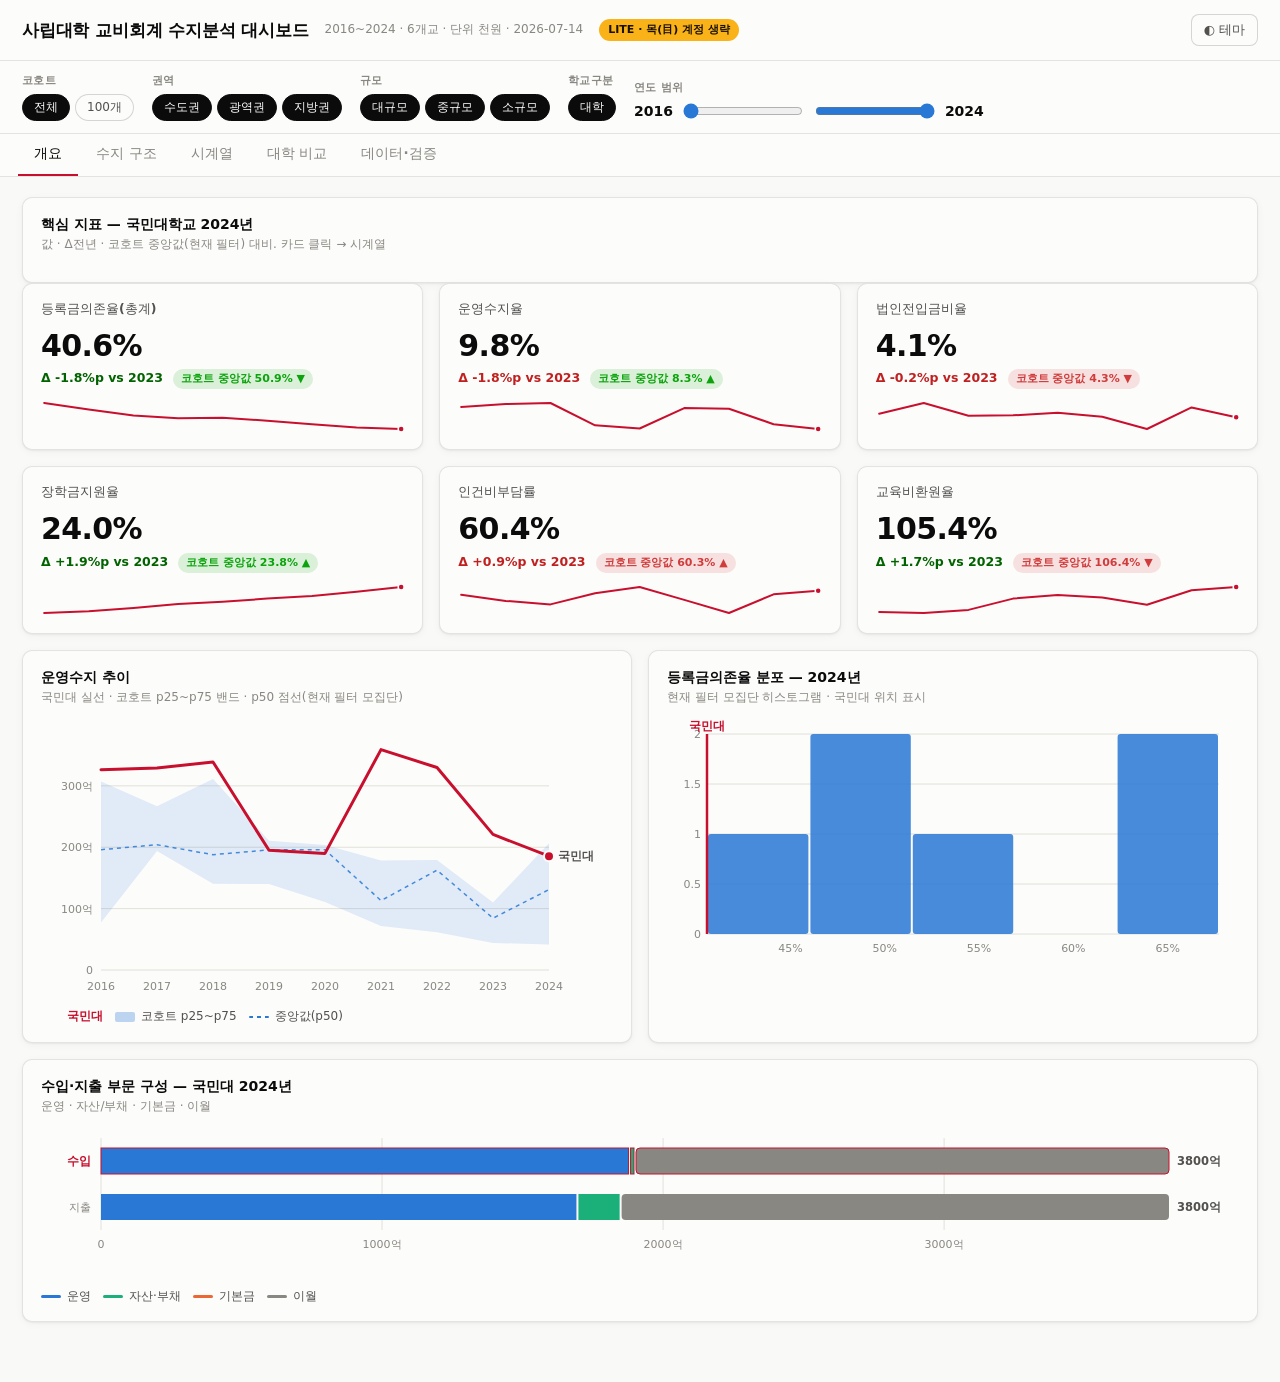
<file: dashboard/dashboard_mock_lite.html>
<!DOCTYPE html>
<html lang="ko">
<head>
<meta charset="utf-8">
<meta name="viewport" content="width=device-width, initial-scale=1">
<title>사립대학 교비회계 수지분석 대시보드</title>
<style>
/* styles.css — 사립대학 교비회계 수지분석 대시보드.
 * dataviz 스킬 팔레트 기반. 라이트/다크 양쪽 지원(prefers-color-scheme + :root[data-theme]).
 * 국민대(KMU)는 카테고리 팔레트와 분리된 고정 강조색(진홍 #C8102E 계열).
 */

/* ── 팔레트 토큰 (라이트 기본) ─────────────────────────────── */
:root {
  color-scheme: light;
  --page:        #f9f9f7;
  --surface-1:   #fcfcfb;
  --surface-2:   #f2f1ed;
  --text-primary:   #0b0b0b;
  --text-secondary: #52514e;
  --muted:       #898781;
  --grid:        #e1e0d9;
  --axis:        #c3c2b7;
  --border:      rgba(11,11,11,0.10);
  --border-strong: rgba(11,11,11,0.16);
  --event-shade: rgba(137,135,129,0.10);

  /* 카테고리 8색 (고정 순서) */
  --series-1: #2a78d6; --series-2: #1baf7a; --series-3: #eda100; --series-4: #008300;
  --series-5: #4a3aa7; --series-6: #e34948; --series-7: #e87ba4; --series-8: #eb6834;

  /* 국민대 강조색 (진홍, 팔레트와 분리) */
  --kmu:      #C8102E;
  --kmu-soft: rgba(200,16,46,0.12);

  /* 부문 스택바 색 (운영/자산/부채/이월) */
  --sec-op:   #2a78d6;
  --sec-asset:#1baf7a;
  --sec-debt: #eb6834;
  --sec-carry:#898781;

  /* 상태색 (고정, 테마 무관) */
  --good:     #0ca30c;
  --warning:  #fab219;
  --serious:  #ec835a;
  --critical: #d03b3b;
  --delta-up:   #006300;
  --delta-down: #c02020;

  --radius: 10px;
  --shadow: 0 1px 2px rgba(11,11,11,0.05), 0 2px 8px rgba(11,11,11,0.04);
}
@media (prefers-color-scheme: dark) {
  :root:not([data-theme="light"]) {
    color-scheme: dark;
    --page:        #0d0d0d;
    --surface-1:   #1a1a19;
    --surface-2:   #232321;
    --text-primary:   #ffffff;
    --text-secondary: #c3c2b7;
    --muted:       #989791;
    --grid:        #2c2c2a;
    --axis:        #383835;
    --border:      rgba(255,255,255,0.10);
    --border-strong: rgba(255,255,255,0.18);
    --event-shade: rgba(200,200,190,0.07);
    --series-1: #3987e5; --series-2: #199e70; --series-3: #c98500; --series-4: #008300;
    --series-5: #9085e9; --series-6: #e66767; --series-7: #d55181; --series-8: #d95926;
    --kmu:      #ff5a6e;
    --kmu-soft: rgba(255,90,110,0.16);
    --sec-op:   #3987e5; --sec-asset:#199e70; --sec-debt:#d95926; --sec-carry:#989791;
    --delta-up: #0ca30c; --delta-down:#ff6b6b;
    --shadow: 0 1px 2px rgba(0,0,0,0.4), 0 2px 10px rgba(0,0,0,0.3);
  }
}
:root[data-theme="dark"] {
  color-scheme: dark;
  --page:        #0d0d0d; --surface-1:#1a1a19; --surface-2:#232321;
  --text-primary:#ffffff; --text-secondary:#c3c2b7; --muted:#989791;
  --grid:#2c2c2a; --axis:#383835; --border:rgba(255,255,255,0.10); --border-strong:rgba(255,255,255,0.18);
  --event-shade:rgba(200,200,190,0.07);
  --series-1:#3987e5; --series-2:#199e70; --series-3:#c98500; --series-4:#008300;
  --series-5:#9085e9; --series-6:#e66767; --series-7:#d55181; --series-8:#d95926;
  --kmu:#ff5a6e; --kmu-soft:rgba(255,90,110,0.16);
  --sec-op:#3987e5; --sec-asset:#199e70; --sec-debt:#d95926; --sec-carry:#989791;
  --delta-up:#0ca30c; --delta-down:#ff6b6b;
  --shadow:0 1px 2px rgba(0,0,0,0.4),0 2px 10px rgba(0,0,0,0.3);
}

* { box-sizing: border-box; }
html, body { margin: 0; padding: 0; }
body {
  font-family: system-ui, -apple-system, "Segoe UI", "Apple SD Gothic Neo", "Malgun Gothic", sans-serif;
  background: var(--page);
  color: var(--text-primary);
  font-size: 14px;
  line-height: 1.45;
  -webkit-font-smoothing: antialiased;
}

/* ── 헤더 ─────────────────────────────────────────────── */
.app-header {
  display: flex; align-items: center; gap: 16px;
  padding: 14px 22px;
  border-bottom: 1px solid var(--border);
  background: var(--surface-1);
  position: sticky; top: 0; z-index: 20;
}
.app-header h1 { font-size: 17px; font-weight: 650; margin: 0; letter-spacing: -0.01em; }
.app-header .sub { color: var(--muted); font-size: 12px; }
.app-header .spacer { flex: 1; }
.selftest-badge {
  font-size: 12px; font-weight: 600; padding: 4px 10px; border-radius: 20px;
  display: none;
}
.selftest-badge.pass { display: inline-block; background: rgba(12,163,12,0.14); color: var(--good); }
.selftest-badge.fail { display: inline-block; background: rgba(208,59,59,0.16); color: var(--critical); }
.lite-badge {
  display: none; font-size: 11px; font-weight: 600; padding: 3px 9px; border-radius: 20px;
  background: var(--warning); color: #1a1200;
}
.icon-btn {
  border: 1px solid var(--border-strong); background: var(--surface-1); color: var(--text-secondary);
  border-radius: 8px; padding: 6px 12px; cursor: pointer; font-size: 13px; font-family: inherit;
}
.icon-btn:hover { background: var(--surface-2); }

/* ── 필터바 ───────────────────────────────────────────── */
.filterbar {
  display: flex; flex-wrap: wrap; gap: 18px; align-items: flex-end;
  padding: 12px 22px; border-bottom: 1px solid var(--border); background: var(--surface-1);
  position: sticky; top: 51px; z-index: 15;
}
.filter-group { display: flex; flex-direction: column; gap: 5px; }
.filter-group > label { font-size: 11px; color: var(--muted); font-weight: 600; text-transform: uppercase; letter-spacing: 0.03em; }
.chip-row { display: flex; gap: 5px; flex-wrap: wrap; }
.chip {
  font-size: 12px; padding: 4px 11px; border-radius: 16px; cursor: pointer; user-select: none;
  border: 1px solid var(--border-strong); background: var(--surface-1); color: var(--text-secondary);
  font-family: inherit;
}
.chip:hover { background: var(--surface-2); }
.chip.on { background: var(--text-primary); color: var(--surface-1); border-color: var(--text-primary); }
.year-slider { display: flex; align-items: center; gap: 8px; }
.year-slider input[type=range] { width: 120px; accent-color: var(--series-1); }
.year-slider .yr { font-variant-numeric: tabular-nums; font-weight: 600; min-width: 34px; text-align: center; }

/* ── 탭 ───────────────────────────────────────────────── */
.tabs { display: flex; gap: 2px; padding: 0 18px; border-bottom: 1px solid var(--border); background: var(--surface-1); }
.tab {
  padding: 11px 16px; cursor: pointer; font-size: 13.5px; font-weight: 550; color: var(--muted);
  border: none; background: none; border-bottom: 2px solid transparent; font-family: inherit;
}
.tab:hover { color: var(--text-secondary); }
.tab.on { color: var(--text-primary); border-bottom-color: var(--kmu); }

/* ── 뷰 레이아웃 ───────────────────────────────────────── */
.view { padding: 20px 22px 60px; max-width: 1320px; margin: 0 auto; }
.grid { display: grid; gap: 16px; }
.grid.k6 { grid-template-columns: repeat(3, 1fr); }
.grid.c2 { grid-template-columns: 1fr 1fr; }
.grid.c3 { grid-template-columns: repeat(3, 1fr); }
@media (max-width: 980px) { .grid.c2, .grid.c3, .grid.k6 { grid-template-columns: 1fr; } }

.card {
  background: var(--surface-1); border: 1px solid var(--border); border-radius: var(--radius);
  padding: 16px 18px; box-shadow: var(--shadow);
}
.card h3 { margin: 0 0 2px; font-size: 14px; font-weight: 620; }
.card .card-sub { color: var(--muted); font-size: 12px; margin-bottom: 12px; }
.card.span2 { grid-column: span 2; }
@media (max-width: 980px) { .card.span2 { grid-column: span 1; } }

/* ── KPI 카드 ─────────────────────────────────────────── */
.kpi-card { cursor: pointer; position: relative; transition: border-color .12s; }
.kpi-card:hover { border-color: var(--border-strong); }
.kpi-card .kpi-label { font-size: 12.5px; color: var(--text-secondary); font-weight: 550; }
.kpi-card .kpi-value { font-size: 30px; font-weight: 680; letter-spacing: -0.02em; margin: 6px 0 2px; }
.kpi-card .kpi-row { display: flex; align-items: baseline; gap: 10px; flex-wrap: wrap; }
.kpi-delta { font-size: 12.5px; font-weight: 600; font-variant-numeric: tabular-nums; }
.kpi-delta.up { color: var(--delta-up); }
.kpi-delta.down { color: var(--delta-down); }
.kpi-badge {
  font-size: 11px; font-weight: 600; padding: 2px 8px; border-radius: 12px;
  background: var(--surface-2); color: var(--text-secondary);
}
.kpi-badge.above { background: rgba(12,163,12,0.14); color: var(--good); }
.kpi-badge.below { background: rgba(208,59,59,0.14); color: var(--critical); }
.kpi-card .spark { margin-top: 10px; height: 34px; }

/* ── 범례 ─────────────────────────────────────────────── */
.legend { display: flex; flex-wrap: wrap; gap: 12px; margin-top: 10px; font-size: 12px; color: var(--text-secondary); }
.legend .lg { display: inline-flex; align-items: center; gap: 6px; }
.legend .lg i { width: 20px; height: 3px; border-radius: 2px; display: inline-block; }
.legend .lg i.dot { width: 10px; height: 10px; border-radius: 50%; }
.legend .lg i.dash { background: repeating-linear-gradient(90deg, currentColor 0 4px, transparent 4px 8px); height: 2px; }
.legend .lg i.band { height: 10px; opacity: 0.3; border-radius: 2px; }
.legend .lg.kmu { color: var(--kmu); font-weight: 600; }

/* ── SVG 차트 ─────────────────────────────────────────── */
.viz-svg { display: block; width: 100%; }
.viz-tick { fill: var(--muted); font-size: 11px; font-family: inherit; }
.viz-axislabel { fill: var(--text-secondary); font-size: 12px; font-weight: 550; }
.viz-endlabel { fill: var(--text-secondary); font-size: 11.5px; font-weight: 600; }
.viz-kmu-label { fill: var(--kmu); font-size: 12px; font-weight: 700; }
.viz-event-label { fill: var(--muted); font-size: 10.5px; font-style: italic; }

/* ── 툴팁 ─────────────────────────────────────────────── */
.chart-tip {
  position: fixed; z-index: 100; pointer-events: none;
  background: var(--surface-1); border: 1px solid var(--border-strong); border-radius: 8px;
  box-shadow: var(--shadow); padding: 8px 10px; font-size: 12px; max-width: 260px;
  color: var(--text-primary);
}
.chart-tip .tip-title { font-weight: 650; margin-bottom: 4px; font-size: 12.5px; }
.chart-tip .tip-row { display: flex; justify-content: space-between; gap: 14px; padding: 1px 0; }
.chart-tip .tip-key { display: inline-flex; align-items: center; gap: 6px; color: var(--text-secondary); }
.chart-tip .tip-key i { width: 9px; height: 9px; border-radius: 2px; display: inline-block; }
.chart-tip .tip-muted { color: var(--muted); }
.chart-tip b { font-variant-numeric: tabular-nums; font-weight: 650; }

/* ── 드릴다운 트리 (탭2) ───────────────────────────────── */
.tree { width: 100%; }
.tree-toolbar { display: flex; gap: 8px; align-items: center; margin-bottom: 6px; flex-wrap: wrap; }
.breadcrumb { font-size: 12px; color: var(--muted); margin-bottom: 10px; }
.breadcrumb b { color: var(--text-primary); font-weight: 600; }
.tnode {
  display: grid; grid-template-columns: 1fr 130px 92px 84px; align-items: center;
  gap: 10px; padding: 6px 8px; border-radius: 7px; cursor: default; font-size: 13px;
}
.tnode:hover { background: var(--surface-2); }
.tnode.clickable { cursor: pointer; }
.tnode .tname { display: flex; align-items: center; gap: 8px; overflow: hidden; }
.tnode .tname .caret { width: 12px; color: var(--muted); flex-shrink: 0; font-size: 10px; }
.tnode .tname .nm { white-space: nowrap; overflow: hidden; text-overflow: ellipsis; }
.tnode .tbar-wrap { position: relative; height: 8px; background: var(--surface-2); border-radius: 4px; overflow: hidden; }
.tnode .tbar { position: absolute; left: 0; top: 0; bottom: 0; border-radius: 4px; background: var(--series-1); }
.tnode .tval { text-align: right; font-variant-numeric: tabular-nums; font-weight: 600; }
.tnode .tshare { text-align: right; font-variant-numeric: tabular-nums; color: var(--text-secondary); }
.tnode .tyoy { text-align: right; font-variant-numeric: tabular-nums; font-size: 12px; }
.tyoy.up { color: var(--delta-up); } .tyoy.down { color: var(--delta-down); }
.tnode.lv1 { font-weight: 620; }
.tnode.selected { background: var(--kmu-soft); }
.indent-1 { padding-left: 18px; } .indent-2 { padding-left: 38px; }

/* ── 테이블 ───────────────────────────────────────────── */
.tbl-wrap { overflow-x: auto; }
table.data { width: 100%; border-collapse: collapse; font-size: 13px; }
table.data th, table.data td { padding: 7px 10px; text-align: right; white-space: nowrap; }
table.data th { color: var(--muted); font-weight: 600; font-size: 11.5px; text-transform: uppercase; letter-spacing: 0.02em;
  border-bottom: 1px solid var(--border-strong); cursor: pointer; user-select: none; position: sticky; top: 0; background: var(--surface-1); }
table.data th:first-child, table.data td:first-child { text-align: left; }
table.data td { border-bottom: 1px solid var(--grid); font-variant-numeric: tabular-nums; }
table.data tr:hover td { background: var(--surface-2); }
table.data tr.kmu-row td { background: var(--kmu-soft); font-weight: 600; }
table.data tr.kmu-row:hover td { background: var(--kmu-soft); }
table.data th.sorted::after { content: " ▾"; color: var(--text-secondary); }
table.data th.sorted.asc::after { content: " ▴"; }

/* ── 컨트롤 (select, search) ──────────────────────────── */
.ctrl { display: inline-flex; flex-direction: column; gap: 4px; }
.ctrl label { font-size: 11px; color: var(--muted); font-weight: 600; }
select.sel, input.txt {
  font-family: inherit; font-size: 13px; padding: 6px 10px; border-radius: 7px;
  border: 1px solid var(--border-strong); background: var(--surface-1); color: var(--text-primary);
}
.multi-search { position: relative; }
.multi-tags { display: flex; flex-wrap: wrap; gap: 5px; margin-bottom: 6px; }
.multi-tags .tag {
  font-size: 12px; padding: 3px 8px; border-radius: 14px; background: var(--surface-2);
  display: inline-flex; gap: 6px; align-items: center; border: 1px solid var(--border);
}
.multi-tags .tag.kmu { background: var(--kmu-soft); border-color: var(--kmu); color: var(--kmu); font-weight: 600; }
.multi-tags .tag .x { cursor: pointer; color: var(--muted); font-weight: 700; }
.multi-tags .tag.kmu .x { display: none; }
.opt-list { display: flex; flex-wrap: wrap; gap: 5px; margin-top: 4px; }

/* ── 검증/노트 ────────────────────────────────────────── */
.stat-cards { display: flex; gap: 14px; flex-wrap: wrap; }
.stat-mini {
  flex: 1; min-width: 150px; background: var(--surface-1); border: 1px solid var(--border);
  border-radius: var(--radius); padding: 14px 16px;
}
.stat-mini .lab { font-size: 12px; color: var(--text-secondary); font-weight: 600; }
.stat-mini .big { font-size: 26px; font-weight: 680; margin-top: 4px; }
.stat-mini .rate { font-size: 12px; margin-top: 2px; }
.stat-mini.ok .rate { color: var(--good); } .stat-mini.warn .rate { color: var(--critical); }
.stat-mini .na { color: var(--muted); font-size: 12px; }
.note-list { font-size: 13px; line-height: 1.7; }
.note-list dt { font-weight: 620; margin-top: 8px; }
.note-list dd { margin: 0 0 2px; color: var(--text-secondary); }
.note-list code { background: var(--surface-2); padding: 1px 6px; border-radius: 4px; font-size: 12px; }

.small-mult { display: grid; grid-template-columns: repeat(3, 1fr); gap: 14px; }
@media (max-width: 900px) { .small-mult { grid-template-columns: 1fr 1fr; } }
.sm-cell { border: 1px solid var(--border); border-radius: 9px; padding: 10px 12px; background: var(--surface-1); }
.sm-cell .sm-title { font-size: 12px; font-weight: 600; margin-bottom: 2px; }
.sm-cell .sm-val { font-size: 12px; color: var(--muted); }

.hint { color: var(--muted); font-size: 12.5px; margin: 4px 0 14px; }
.row-controls { display: flex; gap: 16px; flex-wrap: wrap; align-items: flex-end; margin-bottom: 16px; }
.btn-primary {
  background: var(--kmu); color: #fff; border: none; border-radius: 8px; padding: 8px 16px;
  font-size: 13px; font-weight: 600; cursor: pointer; font-family: inherit;
}
.btn-primary:hover { filter: brightness(1.06); }
.spacer-v { height: 16px; }

</style>
</head>
<body>
<header class="app-header">
  <h1>사립대학 교비회계 수지분석 대시보드</h1>
  <span class="sub" id="metaSub"></span>
  <span class="lite-badge" id="liteBadge">LITE · 목(目) 계정 생략</span>
  <span class="spacer"></span>
  <span class="selftest-badge" id="selftestBadge"></span>
  <button class="icon-btn" id="themeToggle" title="테마 전환">◐ 테마</button>
</header>

<div class="filterbar" id="filterbar"></div>
<nav class="tabs" id="tabs"></nav>
<main class="view" id="view"></main>

<!-- 데이터: build_html.py가 {"meta":{"unit":"천원","years":[2016,2017,2018,2019,2020,2021,2022,2023,2024],"generated":"2026-07-14T06:13:34Z","lite":true,"notes":[{"span":[2018,2022],"label":"입학금 단계적 폐지"}]},"schools":[{"n":"국민대학교","c100":true,"kmu":true,"sido":"서울","region":"수도권","type":"대학","scale":"대규모","scaleProxy":false,"enroll":{"2016":22000,"2017":21938,"2018":21875,"2019":21812,"2020":21750,"2021":21688,"2022":21625,"2023":21562,"2024":21500}},{"n":"명지대학교","c100":true,"kmu":false,"sido":"경기","region":"수도권","type":"대학","scale":"중규모","scaleProxy":false,"enroll":{"2016":15800,"2017":15600,"2018":15400,"2019":15200,"2020":15000,"2021":14800,"2022":14600,"2023":14400,"2024":14200}},{"n":"동아대학교","c100":true,"kmu":false,"sido":"부산","region":"광역권","type":"대학","scale":"대규모","scaleProxy":false,"enroll":{"2016":19500,"2017":19325,"2018":19150,"2019":18975,"2020":18800,"2021":18625,"2022":18450,"2023":18275,"2024":18100}},{"n":"계명대학교","c100":true,"kmu":false,"sido":"대구","region":"광역권","type":"대학","scale":"대규모","scaleProxy":false,"enroll":{"2016":24000,"2017":23825,"2018":23650,"2019":23475,"2020":23300,"2021":23125,"2022":22950,"2023":22775,"2024":22600}},{"n":"원광대학교","c100":true,"kmu":false,"sido":"전북","region":"지방권","type":"대학","scale":"대규모","scaleProxy":false,"enroll":{"2016":15200,"2017":15025,"2018":14850,"2019":14675,"2020":14500,"2021":14325,"2022":14150,"2023":13975,"2024":13800}},{"n":"한라대학교","c100":false,"kmu":false,"sido":"강원","region":"지방권","type":"대학","scale":"소규모","scaleProxy":false,"enroll":{"2016":4200,"2017":4100,"2018":4000,"2019":3900,"2020":3800,"2021":3700,"2022":3600,"2023":3500,"2024":3400}}],"accounts":{"in":[{"code":"T_IN","name":"자금수입총계","lv":0,"p":null},{"code":"OP_IN","name":"운영수입","lv":0,"p":null},{"code":"5100","name":"등록금및수강료수입","lv":1,"p":null},{"code":"5110","name":"등록금수입","lv":2,"p":"5100"},{"code":"5120","name":"수강료수입","lv":2,"p":"5100"},{"code":"5200","name":"전입및기부수입","lv":1,"p":null},{"code":"5210","name":"전입금수입","lv":2,"p":"5200"},{"code":"5220","name":"기부금수입","lv":2,"p":"5200"},{"code":"5300","name":"교육부대수입","lv":1,"p":null},{"code":"5310","name":"교육부대수입료","lv":2,"p":"5300"},{"code":"5400","name":"교육외수입","lv":1,"p":null},{"code":"5410","name":"예금이자수입","lv":2,"p":"5400"},{"code":"AL_IN","name":"자산및부채수입","lv":1,"p":null},{"code":"1250","name":"적립금인출","lv":2,"p":"AL_IN"},{"code":"1260","name":"기금인출","lv":2,"p":"AL_IN"},{"code":"F_기본금","name":"기본금","lv":1,"p":null},{"code":"CF_PREV","name":"미사용전기이월자금","lv":1,"p":null}],"ex":[{"code":"T_EX","name":"자금지출총계","lv":0,"p":null},{"code":"OP_EX","name":"운영지출","lv":0,"p":null},{"code":"4100","name":"보수","lv":1,"p":null},{"code":"4110","name":"교원보수","lv":2,"p":"4100"},{"code":"4120","name":"직원보수","lv":2,"p":"4100"},{"code":"4200","name":"관리운영비","lv":1,"p":null},{"code":"4210","name":"일반관리비","lv":2,"p":"4200"},{"code":"4300","name":"연구학생경비","lv":1,"p":null},{"code":"4310","name":"연구비","lv":2,"p":"4300"},{"code":"4320","name":"학생경비","lv":2,"p":"4300"},{"code":"4330","name":"입시관리비","lv":2,"p":"4300"},{"code":"4400","name":"교육외비용","lv":1,"p":null},{"code":"4500","name":"전출금","lv":1,"p":null},{"code":"4600","name":"예비비","lv":1,"p":null},{"code":"AL_EX","name":"자산및부채지출","lv":1,"p":null},{"code":"1250","name":"적립금적립","lv":2,"p":"AL_EX"},{"code":"1260","name":"기금적립","lv":2,"p":"AL_EX"},{"code":"1314","name":"도서구입비","lv":2,"p":"AL_EX"},{"code":"1317","name":"기계기구매입비","lv":2,"p":"AL_EX"},{"code":"CF_NEXT","name":"미사용차기이월자금","lv":1,"p":null}]},"rows":[[0,2016],[0,2017],[0,2018],[0,2019],[0,2020],[0,2021],[0,2022],[0,2023],[0,2024],[1,2016],[1,2017],[1,2018],[1,2019],[1,2020],[1,2021],[1,2022],[1,2023],[1,2024],[2,2016],[2,2017],[2,2018],[2,2019],[2,2020],[2,2021],[2,2022],[2,2023],[2,2024],[3,2016],[3,2017],[3,2018],[3,2019],[3,2020],[3,2021],[3,2022],[3,2023],[3,2024],[4,2016],[4,2017],[4,2018],[4,2019],[4,2020],[4,2021],[4,2022],[4,2023],[4,2024],[5,2016],[5,2017],[5,2018],[5,2019],[5,2020],[5,2021],[5,2022],[5,2023],[5,2024]],"v":{"in":{"T_IN":[211494367,231030266,250156986,275286626,300899342,325970871,340151938,367098530,380026650,126715556,135174035,146416247,161473454,176457426,186503770,191018608,197541050,211386794,174732680,219231648,239917380,263074641,284467363,298024905,310921453,315169234,326640083,218283472,224897792,248828452,266089223,280470074,279223593,272824525,253032340,264543646,162783871,182734088,176695546,200489934,215413807,241768621,253332513,261088143,267568611,40147102,42555285,46616981,50200729,50779623,50470643,52127381,52017708,54253658],"OP_IN":[179530087,171334913,172688032,173392693,189780613,202594063,188607442,189726091,188430378,109412129,117901999,110102653,116334588,119713664,124628250,122781616,121775405,134048194,154219846,174279458,170349052,180490882,170894864,167199568,177030493,176450090,188197090,189292205,187704987,202281336,192507069,204443467,196961377,191865202,184621861,202749802,147444868,154733918,139047156,156245811,158815619,166400364,163678186,161519151,163220265,35697506,36751630,37397553,39839053,39835975,40686222,42111691,42535933,44367002],"5100":[147972352,144348412,139689623,145349593,160569581,162758893,155985921,155651267,154225512,91831790,97295766,94555860,100334173,98929119,101133476,102220519,102514101,108775265,125066966,139500486,138326710,143067063,139965382,141299475,149290684,149366065,152557836,157244912,156059448,165925676,157634533,168916581,161902449,165295504,163366875,167974872,125654161,123535621,121170559,126798679,135535109,138891236,138228909,132545558,134768767,28986803,31578728,31138663,32953916,32709884,33485304,35130725,35369226,36742746],"5110":[145857211,142328444,137426906,143106957,158226102,160570133,153577084,153214103,151729498,90439092,95865482,93190346,98907168,97564808,99667199,100791844,101031144,107265951,123168894,137426893,136191239,140926638,137946642,139136971,147032859,147295644,150333308,155026875,153883059,163491910,155383943,166457521,159566633,162830836,160850034,165335536,123957916,121790979,119278458,124847197,133716154,136952655,136121762,130558456,132614369,28528446,31125650,30651577,32503157,32238742,32967832,34650994,34878474,36202550],"5120":[2115142,2019968,2262717,2242635,2343479,2188760,2408836,2437165,2496014,1392698,1430284,1365513,1427004,1364311,1466277,1428676,1482957,1509314,1898072,2073593,2135471,2140424,2018739,2162504,2257825,2070421,2224528,2218037,2176389,2433766,2250590,2459060,2335816,2464668,2516841,2639336,1696245,1744642,1892101,1951482,1818955,1938581,2107146,1987102,2154398,458357,453078,487086,450759,471142,517472,479731,490752,540196],"5200":[10606004,12473348,11404485,11665216,9670631,14527311,12468381,11727391,12242678,7503331,9285851,4972890,5845990,10005574,11900714,10210999,4269955,8568637,11937808,12865236,14855612,17151175,13271710,12507761,8324775,7520034,14129896,15873602,16109870,19206915,11820217,18063822,17803314,9562562,6076249,16215670,9169899,13510940,6245175,10317751,7816971,12222778,12544359,11887464,9222887,2500399,1999862,2792774,3170868,1837985,3137888,2245103,3340308,2424180],"5210":[7555142,7597042,7200678,7252799,8034675,8403390,7346333,8229360,7800770,4090879,6851513,3230826,4014221,6291591,9195452,8045877,2697354,5850689,7788066,9044246,11326111,12410352,11099947,9903940,3866568,5134249,9290280,13382613,11679454,13755801,8620966,15101437,12722080,3753458,3749765,12878189,7729953,10923387,2640270,6565045,5252316,6896926,9379429,7410763,4701483,2056464,890305,1583482,2128661,1066887,2381735,949450,2961311,1277642],"5220":[3050862,4876306,4203807,4412417,1635956,6123921,5122049,3498030,4441908,3412452,2434338,1742064,1831769,3713983,2705262,2165122,1572600,2717948,4149742,3820989,3529501,4740823,2171762,2603822,4458207,2385785,4839616,2490989,4430416,5451114,3199250,2962385,5081234,5809105,2326484,3337482,1439946,2587553,3604905,3752706,2564655,5325852,3164930,4476701,4521404,443934,1109557,1209292,1042206,771098,756154,1295653,378997,1146539],"5300":[15815560,11057426,15492350,11802833,14164674,19184967,14508906,14520646,18072108,7936152,8990235,8514833,7515901,6152104,6852018,7350064,10815176,12800903,13426719,16382899,14290308,15044315,12656249,8865510,13174836,12515351,17735790,10194867,9192930,11210854,18382369,13862795,9641086,11571970,11817319,14065474,7987242,13377559,7269100,13453865,12052054,11153021,8781665,13335873,16225622,3404099,2126726,2842931,2706642,3728084,2730487,3084141,2935065,4167455],"5310":[15815560,11057426,15492350,11802833,14164674,19184967,14508906,14520646,18072108,7936152,8990235,8514833,7515901,6152104,6852018,7350064,10815176,12800903,13426719,16382899,14290308,15044315,12656249,8865510,13174836,12515351,17735790,10194867,9192930,11210854,18382369,13862795,9641086,11571970,11817319,14065474,7987242,13377559,7269100,13453865,12052054,11153021,8781665,13335873,16225622,3404099,2126726,2842931,2706642,3728084,2730487,3084141,2935065,4167455],"5400":[5136170,3455727,6101574,4575051,5375727,6122892,5644235,7826787,3890081,2140855,2330146,2059070,2638525,4626868,4742042,3000034,4176172,3903389,3788354,5530837,2876422,5228330,5001524,4526821,6240198,7048639,3773569,5978824,6342739,5937891,4669950,3600269,7614528,5435166,3361417,4493786,4633566,4309798,4362322,5675516,3411486,4133329,4123254,3750257,3002989,806204,1046314,623185,1007628,1560022,1332542,1651722,891335,1032621],"5410":[5136170,3455727,6101574,4575051,5375727,6122892,5644235,7826787,3890081,2140855,2330146,2059070,2638525,4626868,4742042,3000034,4176172,3903389,3788354,5530837,2876422,5228330,5001524,4526821,6240198,7048639,3773569,5978824,6342739,5937891,4669950,3600269,7614528,5435166,3361417,4493786,4633566,4309798,4362322,5675516,3411486,4133329,4123254,3750257,3002989,806204,1046314,623185,1007628,1560022,1332542,1651722,891335,1032621],"AL_IN":[4987341,6627414,0,0,2913515,9705047,2793004,7753125,1939471,1159588,1819679,4487292,3289811,0,4518648,2625810,0,2845913,6651450,0,7206321,0,6108243,0,5134001,0,4217886,0,5227769,6175562,0,4062987,0,1463098,0,6287465,2105555,0,0,0,0,5929247,2911496,0,4709849,1126198,0,550735,528392,1366048,653127,0,0,0],"1250":[7918488,9465706,5123313,9216045,10844933,5313505,8698897,4888248,8097661,3283927,2573342,5404209,3611013,4741390,3885585,7038285,3997681,6405349,3649288,7077554,4821844,4801206,4816189,3007909,7194903,9591828,6042617,5263484,10401532,3897834,9202351,9743045,8949410,8803589,5805973,5178629,7175203,5866901,4066541,3300103,3035998,4263274,3201113,4939571,9229377,1072602,1593746,2112844,1505032,1580725,1473796,784545,2144078,1219909],"1260":[1294616,1878532,1457280,893561,1540205,1490152,1099196,1060499,2888990,1733101,1320600,749736,1331895,516024,1133128,1303289,1541327,692962,1715020,1857017,1086161,2192348,1141821,1468730,961069,2589103,1046886,1259261,3151699,1286251,1771975,1001247,1297914,2409911,3051271,1451690,1056121,1103922,759623,2593042,729278,1200893,914674,2308736,2114318,195981,427006,169075,241193,167469,536029,207255,211563,273410],"F_기본금":{"s":1,"i":[],"x":[]},"CF_PREV":[26976939,53067939,77468953,101893933,108205214,113671760,148751492,169619314,189656801,16143839,15452357,31826302,41849054,56743761,57356873,65611182,75765645,74492686,13861384,44952190,62362006,82583758,107464257,130825337,128756958,138719144,134225106,28991267,31965036,40371555,73582154,71963620,82262216,79496224,68410479,55506379,13233448,28000170,37648391,44244123,56598187,69439009,86742830,99568992,99638497,3323399,5803655,8668693,9833283,9577600,9131294,10015689,9481776,9886656]},"ex":{"T_EX":[211494367,231030266,250156986,275286626,300899342,325970871,340151938,367098530,380026650,126715556,135174035,146416247,161473454,176457426,186503770,191018608,197541050,211386794,174732680,219231648,239917380,267020760,284467363,298024905,310921453,315169234,326640083,218283472,224897792,248828452,266089223,280470074,279223593,272824525,253032340,264543646,162783871,182734088,176695546,200489934,215413807,245395150,253332513,261088143,267568611,40147102,42555285,46616981,50200729,50779623,50470643,52127381,52017708,54253658],"OP_EX":[146921317,138438694,138796926,153890113,170791810,166691991,155622963,167637974,169884101,103818046,97165774,96286147,96699054,111273147,113713275,104531315,115073133,112702279,121319659,145608616,147494193,146081013,144427857,161258887,161394141,165175591,165208296,175167488,167610054,167083803,180336468,184267731,185270496,188887953,185062068,195096153,122370570,135570806,124347670,134708508,138390356,146491599,146788891,151358935,163845215,32591640,30804837,33554473,37925755,39182277,37661052,40938135,38878130,41411555],"4100":[87790460,83511335,79597775,86779180,98360072,94541477,85569521,92544515,93071382,63920991,57215955,54652419,57593431,65815508,68038873,54811468,64154921,61834961,72304041,89454554,89460981,87333734,84653282,96321806,92687955,95404466,87187175,109374736,101381449,98721234,103213146,104137349,113334610,108586124,105811606,113718445,71788899,84104738,71787836,80636787,83475546,86102491,75845432,82678082,89951200,20471344,18263100,20232423,22407600,22975211,21476468,23684621,21856567,22101015],"4110":[62781074,59264437,56421056,59642411,69704848,70141033,62897334,69118246,64293379,47068331,40298285,40020864,41340753,46356157,48191496,40766737,46350379,42878696,53337113,67333962,66879827,66902866,65490101,68620951,68288997,67189415,66248950,80939706,75331789,72598977,76336863,74013520,85027034,80814765,82386514,81995785,53493863,63353079,52635298,57318557,57909369,59047522,54327204,62326886,65713599,14903321,12495257,15323291,16275657,17207429,15906233,17272244,16681816,15641905],"4120":[25009387,24246898,23176719,27136768,28655224,24400444,22672187,23426268,28778003,16852661,16917670,14631555,16252678,19459351,19847377,14044732,17804543,18956265,18966928,22120593,22581153,20430869,19163181,27700855,24398958,28215051,20938225,28435030,26049661,26122258,26876283,30123828,28307576,27771359,23425092,31722660,18295037,20751658,19152538,23318231,25566177,27054970,21518227,20351195,24237601,5568023,5767843,4909132,6131942,5767782,5570235,6412377,5174750,6459110],"4200":[15979282,17635667,18343435,18140546,21675166,24315708,17567980,22146234,17977230,12937255,13297047,14848248,10222277,15870117,11773142,15653323,14890000,11364400,14115981,18197081,16310748,15861429,14914886,15138902,16610002,20641737,22886337,24535778,18398778,18258618,25727444,26371370,19628485,20327577,22882339,19664531,15235914,14407750,16475854,17547278,15624252,18444187,21340560,17684708,22130600,4409621,3191388,4308509,4984456,5071555,5027172,5281648,5344184,5276935],"4210":[15979282,17635667,18343435,18140546,21675166,24315708,17567980,22146234,17977230,12937255,13297047,14848248,10222277,15870117,11773142,15653323,14890000,11364400,14115981,18197081,16310748,15861429,14914886,15138902,16610002,20641737,22886337,24535778,18398778,18258618,25727444,26371370,19628485,20327577,22882339,19664531,15235914,14407750,16475854,17547278,15624252,18444187,21340560,17684708,22130600,4409621,3191388,4308509,4984456,5071555,5027172,5281648,5344184,5276935],"4300":[33450704,30451361,32668442,39315229,40036867,41995235,44637721,44510597,49758751,21851873,20694920,22280959,23685131,24752821,26943349,30011506,31664766,34962806,27986200,31673006,33339031,34495283,37558650,41558777,44812125,41210683,44341322,32011755,38818303,38891331,41562653,44606361,42934514,51051156,45241859,50987666,29172279,30009295,28198485,30635574,33051369,36986483,41163032,42682755,44051821,6335582,7772943,7347459,8341484,8999991,9526088,10103361,10466384,11730251],"4310":[10390399,6896390,7868897,11158363,9054137,8277041,9869327,8428702,10049552,7004929,5198063,4715284,4623663,5070763,6144857,6756848,7857338,8492533,7975956,8963236,8254836,8761922,8052977,10955772,12270172,6790763,6640053,8630228,12424248,9203606,12095914,11376771,9562976,12758439,7501080,8068201,9459844,9033849,7255258,5415279,5271300,7971067,8800363,10886632,9785680,1814739,2484115,1745291,2275374,2254409,2655631,2443050,1931275,2225147],"4320":[20619186,21065772,22140950,25390038,29387675,31794193,32052806,34453746,37030810,13304260,14176849,15701030,17114895,18702336,19915273,21980242,22117677,25411925,17756736,21022711,23105982,24557513,26632345,28565368,31052706,33132419,36257946,21914668,24502279,27058912,27496355,31579339,31954777,35305386,36160464,39901426,17970005,18732292,19810825,22739040,25230861,27236839,29732475,30170162,31697962,3960995,4843449,5019588,5560371,6099019,6461984,7286191,8134274,8863660],"4330":[2441119,2489199,2658595,2766828,1595055,1924000,2715588,1628148,2678389,1542684,1320008,1864645,1946573,979722,883219,1274416,1689751,1058348,2253507,1687058,1978213,1175848,2873328,2037637,1489247,1287502,1443323,1466859,1891776,2628813,1970384,1650251,1416760,2987331,1580315,3018039,1742430,2243154,1132402,2481254,2549208,1778578,2630194,1625962,2568180,559848,445380,582580,505738,646562,408473,374119,400836,641444],"4400":[7043754,3211439,5229030,6472786,7479874,3658705,3608844,6439135,6991294,3890951,4174237,2259633,3548983,3355647,5082703,2246484,2755024,2194065,3840933,3976854,5547724,6650989,4266142,6072666,3749529,6116123,7032928,5428351,7600861,7712692,6781918,5476923,6644757,7244018,7754579,6948754,3549517,4410016,5770459,4315055,3157478,3236735,5531329,6322905,4141328,894460,959467,1263327,1516680,1515331,816744,1209412,900238,1224840],"4500":[2205463,2538080,2622497,1812905,1640245,1510994,2809831,1554892,1351400,539379,1121433,1417428,1131725,1218291,1238449,1216244,1257691,1624239,2271026,895245,2384719,855320,2401431,834903,2234980,1070665,2317520,2797433,857473,3039348,1570150,2711564,2369533,1066943,3030630,2132291,1754446,2074107,1107986,1133023,1929827,1244065,2493559,1562792,2580800,210494,312993,209925,416243,412571,532774,412571,237640,736516],"4600":[451654,1090813,335747,1369467,1599585,669872,1429065,442601,734044,677596,662183,827460,517505,260763,636758,592290,350730,721808,801478,1411876,450991,884258,633467,1331833,1299551,731916,1443015,1019434,553190,460580,1481157,964165,358597,612136,341055,1644466,869514,564900,1007050,440791,1151884,477638,414981,427693,989465,270139,304946,192831,259293,207617,281806,246523,73117,341999],"AL_EX":[11505111,15122618,9466126,13191299,16435771,10527388,14909662,9803755,15369440,7445154,6181959,8281046,8030638,7827406,7179312,10721648,7975231,9763994,8460831,11261026,9839429,9529371,9214169,8009060,10808167,15768537,10716302,11150948,16916184,8162495,15885163,13940126,14456873,15526093,12463893,11313245,12413131,9514892,8103754,9183239,7584442,8534191,6974629,10090711,14200911,1751807,3081756,3229225,2697374,2466053,2793902,1707470,3252922,2473458],"1250":[7918488,9465706,5123313,9216045,10844933,5313505,8698897,4888248,8097661,3283927,2573342,5404209,3611013,4741390,3885585,7038285,3997681,6405349,3649288,7077554,4821844,4801206,4816189,3007909,7194903,9591828,6042617,5263484,10401532,3897834,9202351,9743045,8949410,8803589,5805973,5178629,7175203,5866901,4066541,3300103,3035998,4263274,3201113,4939571,9229377,1072602,1593746,2112844,1505032,1580725,1473796,784545,2144078,1219909],"1260":[1294616,1878532,1457280,893561,1540205,1490152,1099196,1060499,2888990,1733101,1320600,749736,1331895,516024,1133128,1303289,1541327,692962,1715020,1857017,1086161,2192348,1141821,1468730,961069,2589103,1046886,1259261,3151699,1286251,1771975,1001247,1297914,2409911,3051271,1451690,1056121,1103922,759623,2593042,729278,1200893,914674,2308736,2114318,195981,427006,169075,241193,167469,536029,207255,211563,273410],"1314":[1154443,1785289,1513622,1264596,914715,1549446,2467434,1742200,2138176,1049315,649269,896057,1357808,569744,716112,637170,1399766,570617,1777915,992123,1433920,963692,1649529,1211403,1017128,1551416,2087661,1860510,1026630,1490407,2193400,1728597,1114981,1945202,1435516,2338607,1701168,845483,1302246,982671,1014472,1879373,899111,1593281,1701907,179295,440260,401077,462314,369881,436640,325203,397065,537628],"1317":[1137564,1993091,1371911,1817098,3135919,2174284,2644136,2112808,2244613,1378811,1638747,1231044,1729922,2000248,1444488,1742904,1036456,2095066,1318607,1334332,2497504,1572126,1606631,2321019,1635068,2036189,1539138,2767693,2336323,1488004,2717437,1467237,3094568,2367391,2171133,2344319,2480639,1698585,1975343,2307423,2804693,1190651,1959732,1249124,1155309,303929,620744,546229,488834,347978,347438,390467,500216,442511],"CF_NEXT":[53067939,77468953,101893933,108205214,113671760,148751492,169619314,189656801,194773109,15452357,31826302,41849054,56743761,57356873,65611182,75765645,74492686,88920521,44952190,62362006,82583758,107464257,130825337,128756958,138719144,134225106,150715484,31965036,40371555,73582154,69867592,82262216,79496224,68410479,55506379,58134248,28000170,37648391,44244123,56598187,69439009,86742830,99568992,99638497,89522485,5803655,8668693,9833283,9577600,9131294,10015689,9481776,9886656,10368645]}},"kpi":{"등록금의존율_총계":[0.6997,0.6248,0.5584,0.528,0.5336,0.4993,0.4586,0.424,0.4058,0.7247,0.7198,0.6458,0.6214,0.5606,0.5423,0.5351,0.519,0.5146,0.7158,0.6363,0.5766,0.5438,0.492,0.4741,0.4802,0.4739,0.4671,0.7204,0.6939,0.6668,0.5924,0.6023,0.5798,0.6059,0.6456,0.635,0.7719,0.676,0.6858,0.6324,0.6292,0.5745,0.5456,0.5077,0.5037,0.722,0.7421,0.668,0.6564,0.6442,0.6635,0.6739,0.6799,0.6772],"등록금의존율_운영":[0.8242,0.8425,0.8089,0.8383,0.8461,0.8034,0.827,0.8204,0.8185,0.8393,0.8252,0.8588,0.8625,0.8264,0.8115,0.8325,0.8418,0.8115,0.811,0.8004,0.812,0.7927,0.819,0.8451,0.8433,0.8465,0.8106,0.8307,0.8314,0.8203,0.8189,0.8262,0.822,0.8615,0.8849,0.8285,0.8522,0.7984,0.8714,0.8115,0.8534,0.8347,0.8445,0.8206,0.8257,0.812,0.8592,0.8326,0.8272,0.8211,0.823,0.8342,0.8315,0.8282],"운영수지":[32608770,32896219,33891106,19502580,18988803,35902072,32984479,22088117,18546277,5594083,20736225,13816506,19635534,8440517,10914975,18250301,6702272,21345915,32900187,28670842,22854859,34409869,26467007,5940681,15636352,11274499,22988794,14124717,20094933,35197533,12170601,20175736,11690881,2977249,-440207,7653649,25074298,19163112,14699486,21537303,20425263,19908765,16889295,10160216,-624950,3105866,5946793,3843080,1913298,653698,3025170,1173556,3657803,2955447],"운영수지율":[0.1816,0.192,0.1963,0.1125,0.1001,0.1772,0.1749,0.1164,0.0984,0.0511,0.1759,0.1255,0.1688,0.0705,0.0876,0.1486,0.055,0.1592,0.2133,0.1645,0.1342,0.1906,0.1549,0.0355,0.0883,0.0639,0.1222,0.0746,0.1071,0.174,0.0632,0.0987,0.0594,0.0155,-0.0024,0.0377,0.1701,0.1238,0.1057,0.1378,0.1286,0.1196,0.1032,0.0629,-0.0038,0.087,0.1618,0.1028,0.048,0.0164,0.0744,0.0279,0.086,0.0666],"법인전입금비율":[0.0421,0.0443,0.0417,0.0418,0.0423,0.0415,0.039,0.0434,0.0414,0.0374,0.0581,0.0293,0.0345,0.0526,0.0738,0.0655,0.0222,0.0436,0.0505,0.0519,0.0665,0.0688,0.065,0.0592,0.0218,0.0291,0.0494,0.0707,0.0622,0.068,0.0448,0.0739,0.0646,0.0196,0.0203,0.0635,0.0524,0.0706,0.019,0.042,0.0331,0.0414,0.0573,0.0459,0.0288,0.0576,0.0242,0.0423,0.0534,0.0268,0.0585,0.0225,0.0696,0.0288],"장학금지원율":[0.1393,0.1459,0.1585,0.1747,0.183,0.1953,0.2055,0.2214,0.2401,0.1449,0.1457,0.1661,0.1706,0.189,0.1969,0.215,0.2158,0.2336,0.142,0.1507,0.167,0.1717,0.1903,0.2022,0.208,0.2218,0.2377,0.1394,0.157,0.1631,0.1744,0.187,0.1974,0.2136,0.2213,0.2375,0.143,0.1516,0.1635,0.1793,0.1862,0.1961,0.2151,0.2276,0.2352,0.1366,0.1534,0.1612,0.1687,0.1865,0.193,0.2074,0.23,0.2412],"인건비부담률":[0.5933,0.5785,0.5698,0.597,0.6126,0.5809,0.5486,0.5946,0.6035,0.6961,0.5881,0.578,0.574,0.6653,0.6728,0.5362,0.6258,0.5685,0.5781,0.6412,0.6467,0.6104,0.6048,0.6817,0.6209,0.6387,0.5715,0.6956,0.6496,0.595,0.6548,0.6165,0.7,0.6569,0.6477,0.677,0.5713,0.6808,0.5925,0.6359,0.6159,0.6199,0.5487,0.6238,0.6674,0.7062,0.5783,0.6498,0.68,0.7024,0.6414,0.6742,0.618,0.6015],"이월금비율":[0.2509,0.3353,0.4073,0.3931,0.3778,0.4563,0.4987,0.5166,0.5125,0.1219,0.2354,0.2858,0.3514,0.325,0.3518,0.3966,0.3771,0.4207,0.2573,0.2845,0.3442,0.4025,0.4599,0.432,0.4462,0.4259,0.4614,0.1464,0.1795,0.2957,0.2626,0.2933,0.2847,0.2507,0.2194,0.2198,0.172,0.206,0.2504,0.2823,0.3224,0.3535,0.393,0.3816,0.3346,0.1446,0.2037,0.2109,0.1908,0.1798,0.1984,0.1819,0.1901,0.1911],"적립금순증":[0,0,0,0,0,0,0,0,0,0,0,0,0,0,0,0,0,0,0,0,0,0,0,0,0,0,0,0,0,0,0,0,0,0,0,0,0,0,0,0,0,0,0,0,0,0,0,0,0,0,0,0,0,0],"교육비환원율":[0.9263,0.9206,0.9366,0.9945,1.0122,0.9993,0.9627,1.0371,1.0537,1.0845,0.9474,0.9734,0.9233,1.092,1.0682,0.9938,1.0872,1.0091,0.9215,1.0033,1.0198,0.9719,0.9825,1.0935,1.0401,1.0682,1.0265,1.0753,1.0257,0.9415,1.1003,1.0458,1.1037,1.0968,1.0771,1.1075,0.9442,1.0428,0.9788,1.0223,0.9844,1.0283,1.0025,1.0884,1.1607,1.0743,0.945,1.0358,1.0979,1.1348,1.0872,1.1218,1.079,1.0736]},"agg":{"all":{"등록금의존율_총계":{"2016":[0.717,0.7212,0.724,0.7258],"2017":[0.6462,0.6849,0.7133,0.6822],"2018":[0.5939,0.6563,0.6677,0.6336],"2019":[0.5559,0.6069,0.6296,0.5957],"2020":[0.5403,0.5815,0.6225,0.577],"2021":[0.5101,0.5584,0.5785,0.5556],"2022":[0.4939,0.5403,0.5908,0.5499],"2023":[0.4824,0.5133,0.6139,0.5417],"2024":[0.4763,0.5091,0.6049,0.5339]},"등록금의존율_운영":{"2016":[0.8151,0.8275,0.8372,0.8282],"2017":[0.8066,0.8283,0.8397,0.8262],"2018":[0.8141,0.8265,0.8522,0.834],"2019":[0.8134,0.8231,0.8355,0.8252],"2020":[0.8224,0.8263,0.8412,0.832],"2021":[0.8141,0.8225,0.8318,0.8233],"2022":[0.8329,0.8388,0.8442,0.8405],"2023":[0.8233,0.8367,0.8453,0.8409],"2024":[0.8133,0.8221,0.8276,0.8205]},"운영수지":{"2016":[7726741.5,19599507.5,30725152.0,18901320.1667],"2017":[19396067.25,20415579.0,26687187.75,21251354.0],"2018":[14037251.0,18777172.5,31132044.25,20717095.0],"2019":[14003595.75,19569057.0,21061860.75,18194864.1667],"2020":[11077588.5,19582269.5,20362881.25,15858504.0],"2021":[7184254.5,11302928.0,17854294.0,14563757.3333],"2022":[6142024.75,16262823.5,17910049.5,14651872.0],"2023":[4418920.25,8431244.0,10995928.25,8907116.6667],"2024":[4129997.5,13099963.0,20646005.5,12144188.6667]},"운영수지율":{"2016":[0.0777,0.1285,0.1787,0.1296],"2017":[0.1333,0.1632,0.1731,0.1542],"2018":[0.1106,0.1299,0.1641,0.1398],"2019":[0.0755,0.1252,0.161,0.1201],"2020":[0.0775,0.0994,0.1215,0.0949],"2021":[0.0631,0.081,0.1116,0.0923],"2022":[0.043,0.0958,0.1373,0.0931],"2023":[0.057,0.0634,0.0805,0.0636],"2024":[0.0449,0.0825,0.1163,0.0801]},"법인전입금비율":{"2016":[0.0442,0.0515,0.0563,0.0518],"2017":[0.0462,0.055,0.0612,0.0519],"2018":[0.0324,0.042,0.0605,0.0445],"2019":[0.0418,0.0434,0.0513,0.0476],"2020":[0.0354,0.0474,0.0619,0.0489],"2021":[0.0457,0.0588,0.0633,0.0565],"2022":[0.022,0.0307,0.0527,0.0376],"2023":[0.0239,0.0363,0.0453,0.0384],"2024":[0.0319,0.0425,0.0479,0.0426]},"장학금지원율":{"2016":[0.1393,0.1407,0.1427,0.1409],"2017":[0.1471,0.1512,0.153,0.1507],"2018":[0.1617,0.1633,0.1654,0.1632],"2019":[0.1709,0.173,0.1746,0.1732],"2020":[0.1863,0.1867,0.1885,0.187],"2021":[0.1955,0.1965,0.1973,0.1968],"2022":[0.2075,0.2108,0.2147,0.2108],"2023":[0.2213,0.2216,0.2261,0.223],"2024":[0.2358,0.2376,0.2395,0.2376]},"인건비부담률":{"2016":[0.5819,0.6444,0.696,0.6401],"2017":[0.5809,0.6146,0.6475,0.6194],"2018":[0.5816,0.5938,0.6338,0.6053],"2019":[0.6003,0.6232,0.6501,0.6253],"2020":[0.6134,0.6162,0.6531,0.6362],"2021":[0.6253,0.6571,0.6795,0.6494],"2022":[0.5486,0.5848,0.6479,0.5976],"2023":[0.6195,0.6248,0.6355,0.6248],"2024":[0.579,0.6025,0.6514,0.6149]},"이월금비율":{"2016":[0.1451,0.1592,0.2312,0.1822],"2017":[0.2043,0.2207,0.2722,0.2407],"2018":[0.2593,0.2908,0.3321,0.2991],"2019":[0.2675,0.3168,0.3827,0.3138],"2020":[0.3006,0.3237,0.3646,0.3264],"2021":[0.3015,0.3527,0.4124,0.3461],"2022":[0.2863,0.3948,0.4338,0.3612],"2023":[0.2588,0.3793,0.4148,0.3518],"2024":[0.2485,0.3777,0.4512,0.3567]},"적립금순증":{"2016":[0.0,0.0,0.0,0.0],"2017":[0.0,0.0,0.0,0.0],"2018":[0.0,0.0,0.0,0.0],"2019":[0.0,0.0,0.0,0.0],"2020":[0.0,0.0,0.0,0.0],"2021":[0.0,0.0,0.0,0.0],"2022":[0.0,0.0,0.0,0.0],"2023":[0.0,0.0,0.0,0.0],"2024":[0.0,0.0,0.0,0.0]},"교육비환원율":{"2016":[0.9308,1.0092,1.0751,1.0043],"2017":[0.9456,0.9754,1.0201,0.9808],"2018":[0.9495,0.9761,1.0095,0.981],"2019":[0.9776,1.0084,1.079,1.0184],"2020":[0.9914,1.029,1.0805,1.0419],"2021":[1.0383,1.0777,1.0919,1.0634],"2022":[0.996,1.0213,1.0826,1.0363],"2023":[1.0704,1.078,1.0851,1.0728],"2024":[1.0333,1.0636,1.099,1.0719]}},"c100":{"등록금의존율_총계":{"2016":[0.7158,0.7204,0.7247,0.7265],"2017":[0.6363,0.676,0.6939,0.6702],"2018":[0.5766,0.6458,0.6668,0.6267],"2019":[0.5438,0.5924,0.6214,0.5836],"2020":[0.5336,0.5606,0.6023,0.5635],"2021":[0.4993,0.5423,0.5745,0.534],"2022":[0.4802,0.5351,0.5456,0.5251],"2023":[0.4739,0.5077,0.519,0.514],"2024":[0.4671,0.5037,0.5146,0.5052]},"등록금의존율_운영":{"2016":[0.8242,0.8307,0.8393,0.8315],"2017":[0.8004,0.8252,0.8314,0.8196],"2018":[0.812,0.8203,0.8588,0.8343],"2019":[0.8115,0.8189,0.8383,0.8248],"2020":[0.8262,0.8264,0.8461,0.8342],"2021":[0.8115,0.822,0.8347,0.8233],"2022":[0.8325,0.8433,0.8445,0.8418],"2023":[0.8206,0.8418,0.8465,0.8428],"2024":[0.8115,0.8185,0.8257,0.819]},"운영수지":{"2016":[14124717.0,25074298.0,32608770.0,22060411.0],"2017":[20094933.0,20736225.0,28670842.0,24312266.2],"2018":[14699486.0,22854859.0,33891106.0,24091898.0],"2019":[19502580.0,19635534.0,21537303.0,21451177.4],"2020":[18988803.0,20175736.0,20425263.0,18899465.2],"2021":[10914975.0,11690881.0,19908765.0,16871474.8],"2022":[15636352.0,16889295.0,18250301.0,17347535.2],"2023":[6702272.0,10160216.0,11274499.0,9956979.4],"2024":[7653649.0,18546277.0,21345915.0,13981937.0]},"운영수지율":{"2016":[0.0746,0.1701,0.1816,0.1381],"2017":[0.1238,0.1645,0.1759,0.1527],"2018":[0.1255,0.1342,0.174,0.1471],"2019":[0.1125,0.1378,0.1688,0.1346],"2020":[0.0987,0.1001,0.1286,0.1106],"2021":[0.0594,0.0876,0.1196,0.0959],"2022":[0.0883,0.1032,0.1486,0.1061],"2023":[0.055,0.0629,0.0639,0.0592],"2024":[0.0377,0.0984,0.1222,0.0827]},"법인전입금비율":{"2016":[0.0421,0.0505,0.0524,0.0506],"2017":[0.0519,0.0581,0.0622,0.0574],"2018":[0.0293,0.0417,0.0665,0.0449],"2019":[0.0418,0.042,0.0448,0.0464],"2020":[0.0423,0.0526,0.065,0.0534],"2021":[0.0415,0.0592,0.0646,0.0561],"2022":[0.0218,0.039,0.0573,0.0406],"2023":[0.0222,0.0291,0.0434,0.0322],"2024":[0.0414,0.0436,0.0494,0.0453]},"장학금지원율":{"2016":[0.1394,0.142,0.143,0.1417],"2017":[0.1459,0.1507,0.1516,0.1502],"2018":[0.1631,0.1635,0.1661,0.1636],"2019":[0.1717,0.1744,0.1747,0.1741],"2020":[0.1862,0.187,0.189,0.1871],"2021":[0.1961,0.1969,0.1974,0.1976],"2022":[0.208,0.2136,0.215,0.2114],"2023":[0.2213,0.2214,0.2218,0.2216],"2024":[0.2352,0.2375,0.2377,0.2368]},"인건비부담률":{"2016":[0.5781,0.5933,0.6956,0.6269],"2017":[0.5881,0.6412,0.6496,0.6276],"2018":[0.578,0.5925,0.595,0.5964],"2019":[0.597,0.6104,0.6359,0.6144],"2020":[0.6126,0.6159,0.6165,0.623],"2021":[0.6199,0.6728,0.6817,0.6511],"2022":[0.5486,0.5487,0.6209,0.5823],"2023":[0.6238,0.6258,0.6387,0.6261],"2024":[0.5715,0.6035,0.6674,0.6176]},"이월금비율":{"2016":[0.1464,0.172,0.2509,0.1897],"2017":[0.206,0.2354,0.2845,0.2481],"2018":[0.2858,0.2957,0.3442,0.3167],"2019":[0.2823,0.3514,0.3931,0.3384],"2020":[0.3224,0.325,0.3778,0.3557],"2021":[0.3518,0.3535,0.432,0.3757],"2022":[0.393,0.3966,0.4462,0.397],"2023":[0.3771,0.3816,0.4259,0.3841],"2024":[0.3346,0.4207,0.4614,0.3898]},"적립금순증":{"2016":[0.0,0.0,0.0,0.0],"2017":[0.0,0.0,0.0,0.0],"2018":[0.0,0.0,0.0,0.0],"2019":[0.0,0.0,0.0,0.0],"2020":[0.0,0.0,0.0,0.0],"2021":[0.0,0.0,0.0,0.0],"2022":[0.0,0.0,0.0,0.0],"2023":[0.0,0.0,0.0,0.0],"2024":[0.0,0.0,0.0,0.0]},"교육비환원율":{"2016":[0.9263,0.9442,1.0753,0.9904],"2017":[0.9474,1.0033,1.0257,0.988],"2018":[0.9415,0.9734,0.9788,0.97],"2019":[0.9719,0.9945,1.0223,1.0025],"2020":[0.9844,1.0122,1.0458,1.0234],"2021":[1.0283,1.0682,1.0935,1.0586],"2022":[0.9938,1.0025,1.0401,1.0192],"2023":[1.0682,1.0771,1.0872,1.0716],"2024":[1.0265,1.0537,1.1075,1.0715]}}},"validation":{"summary":{"I1":{"pass":52,"fail":2},"I2":{"pass":47,"fail":1},"I3":{"pass":0,"fail":0,"na":true}},"top":[{"rule":"I1","year":2019,"school":"동아대학교","lhs":263074641,"rhs":267020760,"diff":-3946119},{"rule":"I1","year":2021,"school":"원광대학교","lhs":241768621,"rhs":245395150,"diff":-3626529},{"rule":"I2","year":2020,"school":"계명대학교","lhs":71963620,"rhs":69867592,"diff":2096028}]}} 토큰을 인라인 JSON으로 치환 -->
<script id="DATA" type="application/json">{"meta":{"unit":"천원","years":[2016,2017,2018,2019,2020,2021,2022,2023,2024],"generated":"2026-07-14T06:13:34Z","lite":true,"notes":[{"span":[2018,2022],"label":"입학금 단계적 폐지"}]},"schools":[{"n":"국민대학교","c100":true,"kmu":true,"sido":"서울","region":"수도권","type":"대학","scale":"대규모","scaleProxy":false,"enroll":{"2016":22000,"2017":21938,"2018":21875,"2019":21812,"2020":21750,"2021":21688,"2022":21625,"2023":21562,"2024":21500}},{"n":"명지대학교","c100":true,"kmu":false,"sido":"경기","region":"수도권","type":"대학","scale":"중규모","scaleProxy":false,"enroll":{"2016":15800,"2017":15600,"2018":15400,"2019":15200,"2020":15000,"2021":14800,"2022":14600,"2023":14400,"2024":14200}},{"n":"동아대학교","c100":true,"kmu":false,"sido":"부산","region":"광역권","type":"대학","scale":"대규모","scaleProxy":false,"enroll":{"2016":19500,"2017":19325,"2018":19150,"2019":18975,"2020":18800,"2021":18625,"2022":18450,"2023":18275,"2024":18100}},{"n":"계명대학교","c100":true,"kmu":false,"sido":"대구","region":"광역권","type":"대학","scale":"대규모","scaleProxy":false,"enroll":{"2016":24000,"2017":23825,"2018":23650,"2019":23475,"2020":23300,"2021":23125,"2022":22950,"2023":22775,"2024":22600}},{"n":"원광대학교","c100":true,"kmu":false,"sido":"전북","region":"지방권","type":"대학","scale":"대규모","scaleProxy":false,"enroll":{"2016":15200,"2017":15025,"2018":14850,"2019":14675,"2020":14500,"2021":14325,"2022":14150,"2023":13975,"2024":13800}},{"n":"한라대학교","c100":false,"kmu":false,"sido":"강원","region":"지방권","type":"대학","scale":"소규모","scaleProxy":false,"enroll":{"2016":4200,"2017":4100,"2018":4000,"2019":3900,"2020":3800,"2021":3700,"2022":3600,"2023":3500,"2024":3400}}],"accounts":{"in":[{"code":"T_IN","name":"자금수입총계","lv":0,"p":null},{"code":"OP_IN","name":"운영수입","lv":0,"p":null},{"code":"5100","name":"등록금및수강료수입","lv":1,"p":null},{"code":"5110","name":"등록금수입","lv":2,"p":"5100"},{"code":"5120","name":"수강료수입","lv":2,"p":"5100"},{"code":"5200","name":"전입및기부수입","lv":1,"p":null},{"code":"5210","name":"전입금수입","lv":2,"p":"5200"},{"code":"5220","name":"기부금수입","lv":2,"p":"5200"},{"code":"5300","name":"교육부대수입","lv":1,"p":null},{"code":"5310","name":"교육부대수입료","lv":2,"p":"5300"},{"code":"5400","name":"교육외수입","lv":1,"p":null},{"code":"5410","name":"예금이자수입","lv":2,"p":"5400"},{"code":"AL_IN","name":"자산및부채수입","lv":1,"p":null},{"code":"1250","name":"적립금인출","lv":2,"p":"AL_IN"},{"code":"1260","name":"기금인출","lv":2,"p":"AL_IN"},{"code":"F_기본금","name":"기본금","lv":1,"p":null},{"code":"CF_PREV","name":"미사용전기이월자금","lv":1,"p":null}],"ex":[{"code":"T_EX","name":"자금지출총계","lv":0,"p":null},{"code":"OP_EX","name":"운영지출","lv":0,"p":null},{"code":"4100","name":"보수","lv":1,"p":null},{"code":"4110","name":"교원보수","lv":2,"p":"4100"},{"code":"4120","name":"직원보수","lv":2,"p":"4100"},{"code":"4200","name":"관리운영비","lv":1,"p":null},{"code":"4210","name":"일반관리비","lv":2,"p":"4200"},{"code":"4300","name":"연구학생경비","lv":1,"p":null},{"code":"4310","name":"연구비","lv":2,"p":"4300"},{"code":"4320","name":"학생경비","lv":2,"p":"4300"},{"code":"4330","name":"입시관리비","lv":2,"p":"4300"},{"code":"4400","name":"교육외비용","lv":1,"p":null},{"code":"4500","name":"전출금","lv":1,"p":null},{"code":"4600","name":"예비비","lv":1,"p":null},{"code":"AL_EX","name":"자산및부채지출","lv":1,"p":null},{"code":"1250","name":"적립금적립","lv":2,"p":"AL_EX"},{"code":"1260","name":"기금적립","lv":2,"p":"AL_EX"},{"code":"1314","name":"도서구입비","lv":2,"p":"AL_EX"},{"code":"1317","name":"기계기구매입비","lv":2,"p":"AL_EX"},{"code":"CF_NEXT","name":"미사용차기이월자금","lv":1,"p":null}]},"rows":[[0,2016],[0,2017],[0,2018],[0,2019],[0,2020],[0,2021],[0,2022],[0,2023],[0,2024],[1,2016],[1,2017],[1,2018],[1,2019],[1,2020],[1,2021],[1,2022],[1,2023],[1,2024],[2,2016],[2,2017],[2,2018],[2,2019],[2,2020],[2,2021],[2,2022],[2,2023],[2,2024],[3,2016],[3,2017],[3,2018],[3,2019],[3,2020],[3,2021],[3,2022],[3,2023],[3,2024],[4,2016],[4,2017],[4,2018],[4,2019],[4,2020],[4,2021],[4,2022],[4,2023],[4,2024],[5,2016],[5,2017],[5,2018],[5,2019],[5,2020],[5,2021],[5,2022],[5,2023],[5,2024]],"v":{"in":{"T_IN":[211494367,231030266,250156986,275286626,300899342,325970871,340151938,367098530,380026650,126715556,135174035,146416247,161473454,176457426,186503770,191018608,197541050,211386794,174732680,219231648,239917380,263074641,284467363,298024905,310921453,315169234,326640083,218283472,224897792,248828452,266089223,280470074,279223593,272824525,253032340,264543646,162783871,182734088,176695546,200489934,215413807,241768621,253332513,261088143,267568611,40147102,42555285,46616981,50200729,50779623,50470643,52127381,52017708,54253658],"OP_IN":[179530087,171334913,172688032,173392693,189780613,202594063,188607442,189726091,188430378,109412129,117901999,110102653,116334588,119713664,124628250,122781616,121775405,134048194,154219846,174279458,170349052,180490882,170894864,167199568,177030493,176450090,188197090,189292205,187704987,202281336,192507069,204443467,196961377,191865202,184621861,202749802,147444868,154733918,139047156,156245811,158815619,166400364,163678186,161519151,163220265,35697506,36751630,37397553,39839053,39835975,40686222,42111691,42535933,44367002],"5100":[147972352,144348412,139689623,145349593,160569581,162758893,155985921,155651267,154225512,91831790,97295766,94555860,100334173,98929119,101133476,102220519,102514101,108775265,125066966,139500486,138326710,143067063,139965382,141299475,149290684,149366065,152557836,157244912,156059448,165925676,157634533,168916581,161902449,165295504,163366875,167974872,125654161,123535621,121170559,126798679,135535109,138891236,138228909,132545558,134768767,28986803,31578728,31138663,32953916,32709884,33485304,35130725,35369226,36742746],"5110":[145857211,142328444,137426906,143106957,158226102,160570133,153577084,153214103,151729498,90439092,95865482,93190346,98907168,97564808,99667199,100791844,101031144,107265951,123168894,137426893,136191239,140926638,137946642,139136971,147032859,147295644,150333308,155026875,153883059,163491910,155383943,166457521,159566633,162830836,160850034,165335536,123957916,121790979,119278458,124847197,133716154,136952655,136121762,130558456,132614369,28528446,31125650,30651577,32503157,32238742,32967832,34650994,34878474,36202550],"5120":[2115142,2019968,2262717,2242635,2343479,2188760,2408836,2437165,2496014,1392698,1430284,1365513,1427004,1364311,1466277,1428676,1482957,1509314,1898072,2073593,2135471,2140424,2018739,2162504,2257825,2070421,2224528,2218037,2176389,2433766,2250590,2459060,2335816,2464668,2516841,2639336,1696245,1744642,1892101,1951482,1818955,1938581,2107146,1987102,2154398,458357,453078,487086,450759,471142,517472,479731,490752,540196],"5200":[10606004,12473348,11404485,11665216,9670631,14527311,12468381,11727391,12242678,7503331,9285851,4972890,5845990,10005574,11900714,10210999,4269955,8568637,11937808,12865236,14855612,17151175,13271710,12507761,8324775,7520034,14129896,15873602,16109870,19206915,11820217,18063822,17803314,9562562,6076249,16215670,9169899,13510940,6245175,10317751,7816971,12222778,12544359,11887464,9222887,2500399,1999862,2792774,3170868,1837985,3137888,2245103,3340308,2424180],"5210":[7555142,7597042,7200678,7252799,8034675,8403390,7346333,8229360,7800770,4090879,6851513,3230826,4014221,6291591,9195452,8045877,2697354,5850689,7788066,9044246,11326111,12410352,11099947,9903940,3866568,5134249,9290280,13382613,11679454,13755801,8620966,15101437,12722080,3753458,3749765,12878189,7729953,10923387,2640270,6565045,5252316,6896926,9379429,7410763,4701483,2056464,890305,1583482,2128661,1066887,2381735,949450,2961311,1277642],"5220":[3050862,4876306,4203807,4412417,1635956,6123921,5122049,3498030,4441908,3412452,2434338,1742064,1831769,3713983,2705262,2165122,1572600,2717948,4149742,3820989,3529501,4740823,2171762,2603822,4458207,2385785,4839616,2490989,4430416,5451114,3199250,2962385,5081234,5809105,2326484,3337482,1439946,2587553,3604905,3752706,2564655,5325852,3164930,4476701,4521404,443934,1109557,1209292,1042206,771098,756154,1295653,378997,1146539],"5300":[15815560,11057426,15492350,11802833,14164674,19184967,14508906,14520646,18072108,7936152,8990235,8514833,7515901,6152104,6852018,7350064,10815176,12800903,13426719,16382899,14290308,15044315,12656249,8865510,13174836,12515351,17735790,10194867,9192930,11210854,18382369,13862795,9641086,11571970,11817319,14065474,7987242,13377559,7269100,13453865,12052054,11153021,8781665,13335873,16225622,3404099,2126726,2842931,2706642,3728084,2730487,3084141,2935065,4167455],"5310":[15815560,11057426,15492350,11802833,14164674,19184967,14508906,14520646,18072108,7936152,8990235,8514833,7515901,6152104,6852018,7350064,10815176,12800903,13426719,16382899,14290308,15044315,12656249,8865510,13174836,12515351,17735790,10194867,9192930,11210854,18382369,13862795,9641086,11571970,11817319,14065474,7987242,13377559,7269100,13453865,12052054,11153021,8781665,13335873,16225622,3404099,2126726,2842931,2706642,3728084,2730487,3084141,2935065,4167455],"5400":[5136170,3455727,6101574,4575051,5375727,6122892,5644235,7826787,3890081,2140855,2330146,2059070,2638525,4626868,4742042,3000034,4176172,3903389,3788354,5530837,2876422,5228330,5001524,4526821,6240198,7048639,3773569,5978824,6342739,5937891,4669950,3600269,7614528,5435166,3361417,4493786,4633566,4309798,4362322,5675516,3411486,4133329,4123254,3750257,3002989,806204,1046314,623185,1007628,1560022,1332542,1651722,891335,1032621],"5410":[5136170,3455727,6101574,4575051,5375727,6122892,5644235,7826787,3890081,2140855,2330146,2059070,2638525,4626868,4742042,3000034,4176172,3903389,3788354,5530837,2876422,5228330,5001524,4526821,6240198,7048639,3773569,5978824,6342739,5937891,4669950,3600269,7614528,5435166,3361417,4493786,4633566,4309798,4362322,5675516,3411486,4133329,4123254,3750257,3002989,806204,1046314,623185,1007628,1560022,1332542,1651722,891335,1032621],"AL_IN":[4987341,6627414,0,0,2913515,9705047,2793004,7753125,1939471,1159588,1819679,4487292,3289811,0,4518648,2625810,0,2845913,6651450,0,7206321,0,6108243,0,5134001,0,4217886,0,5227769,6175562,0,4062987,0,1463098,0,6287465,2105555,0,0,0,0,5929247,2911496,0,4709849,1126198,0,550735,528392,1366048,653127,0,0,0],"1250":[7918488,9465706,5123313,9216045,10844933,5313505,8698897,4888248,8097661,3283927,2573342,5404209,3611013,4741390,3885585,7038285,3997681,6405349,3649288,7077554,4821844,4801206,4816189,3007909,7194903,9591828,6042617,5263484,10401532,3897834,9202351,9743045,8949410,8803589,5805973,5178629,7175203,5866901,4066541,3300103,3035998,4263274,3201113,4939571,9229377,1072602,1593746,2112844,1505032,1580725,1473796,784545,2144078,1219909],"1260":[1294616,1878532,1457280,893561,1540205,1490152,1099196,1060499,2888990,1733101,1320600,749736,1331895,516024,1133128,1303289,1541327,692962,1715020,1857017,1086161,2192348,1141821,1468730,961069,2589103,1046886,1259261,3151699,1286251,1771975,1001247,1297914,2409911,3051271,1451690,1056121,1103922,759623,2593042,729278,1200893,914674,2308736,2114318,195981,427006,169075,241193,167469,536029,207255,211563,273410],"F_기본금":{"s":1,"i":[],"x":[]},"CF_PREV":[26976939,53067939,77468953,101893933,108205214,113671760,148751492,169619314,189656801,16143839,15452357,31826302,41849054,56743761,57356873,65611182,75765645,74492686,13861384,44952190,62362006,82583758,107464257,130825337,128756958,138719144,134225106,28991267,31965036,40371555,73582154,71963620,82262216,79496224,68410479,55506379,13233448,28000170,37648391,44244123,56598187,69439009,86742830,99568992,99638497,3323399,5803655,8668693,9833283,9577600,9131294,10015689,9481776,9886656]},"ex":{"T_EX":[211494367,231030266,250156986,275286626,300899342,325970871,340151938,367098530,380026650,126715556,135174035,146416247,161473454,176457426,186503770,191018608,197541050,211386794,174732680,219231648,239917380,267020760,284467363,298024905,310921453,315169234,326640083,218283472,224897792,248828452,266089223,280470074,279223593,272824525,253032340,264543646,162783871,182734088,176695546,200489934,215413807,245395150,253332513,261088143,267568611,40147102,42555285,46616981,50200729,50779623,50470643,52127381,52017708,54253658],"OP_EX":[146921317,138438694,138796926,153890113,170791810,166691991,155622963,167637974,169884101,103818046,97165774,96286147,96699054,111273147,113713275,104531315,115073133,112702279,121319659,145608616,147494193,146081013,144427857,161258887,161394141,165175591,165208296,175167488,167610054,167083803,180336468,184267731,185270496,188887953,185062068,195096153,122370570,135570806,124347670,134708508,138390356,146491599,146788891,151358935,163845215,32591640,30804837,33554473,37925755,39182277,37661052,40938135,38878130,41411555],"4100":[87790460,83511335,79597775,86779180,98360072,94541477,85569521,92544515,93071382,63920991,57215955,54652419,57593431,65815508,68038873,54811468,64154921,61834961,72304041,89454554,89460981,87333734,84653282,96321806,92687955,95404466,87187175,109374736,101381449,98721234,103213146,104137349,113334610,108586124,105811606,113718445,71788899,84104738,71787836,80636787,83475546,86102491,75845432,82678082,89951200,20471344,18263100,20232423,22407600,22975211,21476468,23684621,21856567,22101015],"4110":[62781074,59264437,56421056,59642411,69704848,70141033,62897334,69118246,64293379,47068331,40298285,40020864,41340753,46356157,48191496,40766737,46350379,42878696,53337113,67333962,66879827,66902866,65490101,68620951,68288997,67189415,66248950,80939706,75331789,72598977,76336863,74013520,85027034,80814765,82386514,81995785,53493863,63353079,52635298,57318557,57909369,59047522,54327204,62326886,65713599,14903321,12495257,15323291,16275657,17207429,15906233,17272244,16681816,15641905],"4120":[25009387,24246898,23176719,27136768,28655224,24400444,22672187,23426268,28778003,16852661,16917670,14631555,16252678,19459351,19847377,14044732,17804543,18956265,18966928,22120593,22581153,20430869,19163181,27700855,24398958,28215051,20938225,28435030,26049661,26122258,26876283,30123828,28307576,27771359,23425092,31722660,18295037,20751658,19152538,23318231,25566177,27054970,21518227,20351195,24237601,5568023,5767843,4909132,6131942,5767782,5570235,6412377,5174750,6459110],"4200":[15979282,17635667,18343435,18140546,21675166,24315708,17567980,22146234,17977230,12937255,13297047,14848248,10222277,15870117,11773142,15653323,14890000,11364400,14115981,18197081,16310748,15861429,14914886,15138902,16610002,20641737,22886337,24535778,18398778,18258618,25727444,26371370,19628485,20327577,22882339,19664531,15235914,14407750,16475854,17547278,15624252,18444187,21340560,17684708,22130600,4409621,3191388,4308509,4984456,5071555,5027172,5281648,5344184,5276935],"4210":[15979282,17635667,18343435,18140546,21675166,24315708,17567980,22146234,17977230,12937255,13297047,14848248,10222277,15870117,11773142,15653323,14890000,11364400,14115981,18197081,16310748,15861429,14914886,15138902,16610002,20641737,22886337,24535778,18398778,18258618,25727444,26371370,19628485,20327577,22882339,19664531,15235914,14407750,16475854,17547278,15624252,18444187,21340560,17684708,22130600,4409621,3191388,4308509,4984456,5071555,5027172,5281648,5344184,5276935],"4300":[33450704,30451361,32668442,39315229,40036867,41995235,44637721,44510597,49758751,21851873,20694920,22280959,23685131,24752821,26943349,30011506,31664766,34962806,27986200,31673006,33339031,34495283,37558650,41558777,44812125,41210683,44341322,32011755,38818303,38891331,41562653,44606361,42934514,51051156,45241859,50987666,29172279,30009295,28198485,30635574,33051369,36986483,41163032,42682755,44051821,6335582,7772943,7347459,8341484,8999991,9526088,10103361,10466384,11730251],"4310":[10390399,6896390,7868897,11158363,9054137,8277041,9869327,8428702,10049552,7004929,5198063,4715284,4623663,5070763,6144857,6756848,7857338,8492533,7975956,8963236,8254836,8761922,8052977,10955772,12270172,6790763,6640053,8630228,12424248,9203606,12095914,11376771,9562976,12758439,7501080,8068201,9459844,9033849,7255258,5415279,5271300,7971067,8800363,10886632,9785680,1814739,2484115,1745291,2275374,2254409,2655631,2443050,1931275,2225147],"4320":[20619186,21065772,22140950,25390038,29387675,31794193,32052806,34453746,37030810,13304260,14176849,15701030,17114895,18702336,19915273,21980242,22117677,25411925,17756736,21022711,23105982,24557513,26632345,28565368,31052706,33132419,36257946,21914668,24502279,27058912,27496355,31579339,31954777,35305386,36160464,39901426,17970005,18732292,19810825,22739040,25230861,27236839,29732475,30170162,31697962,3960995,4843449,5019588,5560371,6099019,6461984,7286191,8134274,8863660],"4330":[2441119,2489199,2658595,2766828,1595055,1924000,2715588,1628148,2678389,1542684,1320008,1864645,1946573,979722,883219,1274416,1689751,1058348,2253507,1687058,1978213,1175848,2873328,2037637,1489247,1287502,1443323,1466859,1891776,2628813,1970384,1650251,1416760,2987331,1580315,3018039,1742430,2243154,1132402,2481254,2549208,1778578,2630194,1625962,2568180,559848,445380,582580,505738,646562,408473,374119,400836,641444],"4400":[7043754,3211439,5229030,6472786,7479874,3658705,3608844,6439135,6991294,3890951,4174237,2259633,3548983,3355647,5082703,2246484,2755024,2194065,3840933,3976854,5547724,6650989,4266142,6072666,3749529,6116123,7032928,5428351,7600861,7712692,6781918,5476923,6644757,7244018,7754579,6948754,3549517,4410016,5770459,4315055,3157478,3236735,5531329,6322905,4141328,894460,959467,1263327,1516680,1515331,816744,1209412,900238,1224840],"4500":[2205463,2538080,2622497,1812905,1640245,1510994,2809831,1554892,1351400,539379,1121433,1417428,1131725,1218291,1238449,1216244,1257691,1624239,2271026,895245,2384719,855320,2401431,834903,2234980,1070665,2317520,2797433,857473,3039348,1570150,2711564,2369533,1066943,3030630,2132291,1754446,2074107,1107986,1133023,1929827,1244065,2493559,1562792,2580800,210494,312993,209925,416243,412571,532774,412571,237640,736516],"4600":[451654,1090813,335747,1369467,1599585,669872,1429065,442601,734044,677596,662183,827460,517505,260763,636758,592290,350730,721808,801478,1411876,450991,884258,633467,1331833,1299551,731916,1443015,1019434,553190,460580,1481157,964165,358597,612136,341055,1644466,869514,564900,1007050,440791,1151884,477638,414981,427693,989465,270139,304946,192831,259293,207617,281806,246523,73117,341999],"AL_EX":[11505111,15122618,9466126,13191299,16435771,10527388,14909662,9803755,15369440,7445154,6181959,8281046,8030638,7827406,7179312,10721648,7975231,9763994,8460831,11261026,9839429,9529371,9214169,8009060,10808167,15768537,10716302,11150948,16916184,8162495,15885163,13940126,14456873,15526093,12463893,11313245,12413131,9514892,8103754,9183239,7584442,8534191,6974629,10090711,14200911,1751807,3081756,3229225,2697374,2466053,2793902,1707470,3252922,2473458],"1250":[7918488,9465706,5123313,9216045,10844933,5313505,8698897,4888248,8097661,3283927,2573342,5404209,3611013,4741390,3885585,7038285,3997681,6405349,3649288,7077554,4821844,4801206,4816189,3007909,7194903,9591828,6042617,5263484,10401532,3897834,9202351,9743045,8949410,8803589,5805973,5178629,7175203,5866901,4066541,3300103,3035998,4263274,3201113,4939571,9229377,1072602,1593746,2112844,1505032,1580725,1473796,784545,2144078,1219909],"1260":[1294616,1878532,1457280,893561,1540205,1490152,1099196,1060499,2888990,1733101,1320600,749736,1331895,516024,1133128,1303289,1541327,692962,1715020,1857017,1086161,2192348,1141821,1468730,961069,2589103,1046886,1259261,3151699,1286251,1771975,1001247,1297914,2409911,3051271,1451690,1056121,1103922,759623,2593042,729278,1200893,914674,2308736,2114318,195981,427006,169075,241193,167469,536029,207255,211563,273410],"1314":[1154443,1785289,1513622,1264596,914715,1549446,2467434,1742200,2138176,1049315,649269,896057,1357808,569744,716112,637170,1399766,570617,1777915,992123,1433920,963692,1649529,1211403,1017128,1551416,2087661,1860510,1026630,1490407,2193400,1728597,1114981,1945202,1435516,2338607,1701168,845483,1302246,982671,1014472,1879373,899111,1593281,1701907,179295,440260,401077,462314,369881,436640,325203,397065,537628],"1317":[1137564,1993091,1371911,1817098,3135919,2174284,2644136,2112808,2244613,1378811,1638747,1231044,1729922,2000248,1444488,1742904,1036456,2095066,1318607,1334332,2497504,1572126,1606631,2321019,1635068,2036189,1539138,2767693,2336323,1488004,2717437,1467237,3094568,2367391,2171133,2344319,2480639,1698585,1975343,2307423,2804693,1190651,1959732,1249124,1155309,303929,620744,546229,488834,347978,347438,390467,500216,442511],"CF_NEXT":[53067939,77468953,101893933,108205214,113671760,148751492,169619314,189656801,194773109,15452357,31826302,41849054,56743761,57356873,65611182,75765645,74492686,88920521,44952190,62362006,82583758,107464257,130825337,128756958,138719144,134225106,150715484,31965036,40371555,73582154,69867592,82262216,79496224,68410479,55506379,58134248,28000170,37648391,44244123,56598187,69439009,86742830,99568992,99638497,89522485,5803655,8668693,9833283,9577600,9131294,10015689,9481776,9886656,10368645]}},"kpi":{"등록금의존율_총계":[0.6997,0.6248,0.5584,0.528,0.5336,0.4993,0.4586,0.424,0.4058,0.7247,0.7198,0.6458,0.6214,0.5606,0.5423,0.5351,0.519,0.5146,0.7158,0.6363,0.5766,0.5438,0.492,0.4741,0.4802,0.4739,0.4671,0.7204,0.6939,0.6668,0.5924,0.6023,0.5798,0.6059,0.6456,0.635,0.7719,0.676,0.6858,0.6324,0.6292,0.5745,0.5456,0.5077,0.5037,0.722,0.7421,0.668,0.6564,0.6442,0.6635,0.6739,0.6799,0.6772],"등록금의존율_운영":[0.8242,0.8425,0.8089,0.8383,0.8461,0.8034,0.827,0.8204,0.8185,0.8393,0.8252,0.8588,0.8625,0.8264,0.8115,0.8325,0.8418,0.8115,0.811,0.8004,0.812,0.7927,0.819,0.8451,0.8433,0.8465,0.8106,0.8307,0.8314,0.8203,0.8189,0.8262,0.822,0.8615,0.8849,0.8285,0.8522,0.7984,0.8714,0.8115,0.8534,0.8347,0.8445,0.8206,0.8257,0.812,0.8592,0.8326,0.8272,0.8211,0.823,0.8342,0.8315,0.8282],"운영수지":[32608770,32896219,33891106,19502580,18988803,35902072,32984479,22088117,18546277,5594083,20736225,13816506,19635534,8440517,10914975,18250301,6702272,21345915,32900187,28670842,22854859,34409869,26467007,5940681,15636352,11274499,22988794,14124717,20094933,35197533,12170601,20175736,11690881,2977249,-440207,7653649,25074298,19163112,14699486,21537303,20425263,19908765,16889295,10160216,-624950,3105866,5946793,3843080,1913298,653698,3025170,1173556,3657803,2955447],"운영수지율":[0.1816,0.192,0.1963,0.1125,0.1001,0.1772,0.1749,0.1164,0.0984,0.0511,0.1759,0.1255,0.1688,0.0705,0.0876,0.1486,0.055,0.1592,0.2133,0.1645,0.1342,0.1906,0.1549,0.0355,0.0883,0.0639,0.1222,0.0746,0.1071,0.174,0.0632,0.0987,0.0594,0.0155,-0.0024,0.0377,0.1701,0.1238,0.1057,0.1378,0.1286,0.1196,0.1032,0.0629,-0.0038,0.087,0.1618,0.1028,0.048,0.0164,0.0744,0.0279,0.086,0.0666],"법인전입금비율":[0.0421,0.0443,0.0417,0.0418,0.0423,0.0415,0.039,0.0434,0.0414,0.0374,0.0581,0.0293,0.0345,0.0526,0.0738,0.0655,0.0222,0.0436,0.0505,0.0519,0.0665,0.0688,0.065,0.0592,0.0218,0.0291,0.0494,0.0707,0.0622,0.068,0.0448,0.0739,0.0646,0.0196,0.0203,0.0635,0.0524,0.0706,0.019,0.042,0.0331,0.0414,0.0573,0.0459,0.0288,0.0576,0.0242,0.0423,0.0534,0.0268,0.0585,0.0225,0.0696,0.0288],"장학금지원율":[0.1393,0.1459,0.1585,0.1747,0.183,0.1953,0.2055,0.2214,0.2401,0.1449,0.1457,0.1661,0.1706,0.189,0.1969,0.215,0.2158,0.2336,0.142,0.1507,0.167,0.1717,0.1903,0.2022,0.208,0.2218,0.2377,0.1394,0.157,0.1631,0.1744,0.187,0.1974,0.2136,0.2213,0.2375,0.143,0.1516,0.1635,0.1793,0.1862,0.1961,0.2151,0.2276,0.2352,0.1366,0.1534,0.1612,0.1687,0.1865,0.193,0.2074,0.23,0.2412],"인건비부담률":[0.5933,0.5785,0.5698,0.597,0.6126,0.5809,0.5486,0.5946,0.6035,0.6961,0.5881,0.578,0.574,0.6653,0.6728,0.5362,0.6258,0.5685,0.5781,0.6412,0.6467,0.6104,0.6048,0.6817,0.6209,0.6387,0.5715,0.6956,0.6496,0.595,0.6548,0.6165,0.7,0.6569,0.6477,0.677,0.5713,0.6808,0.5925,0.6359,0.6159,0.6199,0.5487,0.6238,0.6674,0.7062,0.5783,0.6498,0.68,0.7024,0.6414,0.6742,0.618,0.6015],"이월금비율":[0.2509,0.3353,0.4073,0.3931,0.3778,0.4563,0.4987,0.5166,0.5125,0.1219,0.2354,0.2858,0.3514,0.325,0.3518,0.3966,0.3771,0.4207,0.2573,0.2845,0.3442,0.4025,0.4599,0.432,0.4462,0.4259,0.4614,0.1464,0.1795,0.2957,0.2626,0.2933,0.2847,0.2507,0.2194,0.2198,0.172,0.206,0.2504,0.2823,0.3224,0.3535,0.393,0.3816,0.3346,0.1446,0.2037,0.2109,0.1908,0.1798,0.1984,0.1819,0.1901,0.1911],"적립금순증":[0,0,0,0,0,0,0,0,0,0,0,0,0,0,0,0,0,0,0,0,0,0,0,0,0,0,0,0,0,0,0,0,0,0,0,0,0,0,0,0,0,0,0,0,0,0,0,0,0,0,0,0,0,0],"교육비환원율":[0.9263,0.9206,0.9366,0.9945,1.0122,0.9993,0.9627,1.0371,1.0537,1.0845,0.9474,0.9734,0.9233,1.092,1.0682,0.9938,1.0872,1.0091,0.9215,1.0033,1.0198,0.9719,0.9825,1.0935,1.0401,1.0682,1.0265,1.0753,1.0257,0.9415,1.1003,1.0458,1.1037,1.0968,1.0771,1.1075,0.9442,1.0428,0.9788,1.0223,0.9844,1.0283,1.0025,1.0884,1.1607,1.0743,0.945,1.0358,1.0979,1.1348,1.0872,1.1218,1.079,1.0736]},"agg":{"all":{"등록금의존율_총계":{"2016":[0.717,0.7212,0.724,0.7258],"2017":[0.6462,0.6849,0.7133,0.6822],"2018":[0.5939,0.6563,0.6677,0.6336],"2019":[0.5559,0.6069,0.6296,0.5957],"2020":[0.5403,0.5815,0.6225,0.577],"2021":[0.5101,0.5584,0.5785,0.5556],"2022":[0.4939,0.5403,0.5908,0.5499],"2023":[0.4824,0.5133,0.6139,0.5417],"2024":[0.4763,0.5091,0.6049,0.5339]},"등록금의존율_운영":{"2016":[0.8151,0.8275,0.8372,0.8282],"2017":[0.8066,0.8283,0.8397,0.8262],"2018":[0.8141,0.8265,0.8522,0.834],"2019":[0.8134,0.8231,0.8355,0.8252],"2020":[0.8224,0.8263,0.8412,0.832],"2021":[0.8141,0.8225,0.8318,0.8233],"2022":[0.8329,0.8388,0.8442,0.8405],"2023":[0.8233,0.8367,0.8453,0.8409],"2024":[0.8133,0.8221,0.8276,0.8205]},"운영수지":{"2016":[7726741.5,19599507.5,30725152.0,18901320.1667],"2017":[19396067.25,20415579.0,26687187.75,21251354.0],"2018":[14037251.0,18777172.5,31132044.25,20717095.0],"2019":[14003595.75,19569057.0,21061860.75,18194864.1667],"2020":[11077588.5,19582269.5,20362881.25,15858504.0],"2021":[7184254.5,11302928.0,17854294.0,14563757.3333],"2022":[6142024.75,16262823.5,17910049.5,14651872.0],"2023":[4418920.25,8431244.0,10995928.25,8907116.6667],"2024":[4129997.5,13099963.0,20646005.5,12144188.6667]},"운영수지율":{"2016":[0.0777,0.1285,0.1787,0.1296],"2017":[0.1333,0.1632,0.1731,0.1542],"2018":[0.1106,0.1299,0.1641,0.1398],"2019":[0.0755,0.1252,0.161,0.1201],"2020":[0.0775,0.0994,0.1215,0.0949],"2021":[0.0631,0.081,0.1116,0.0923],"2022":[0.043,0.0958,0.1373,0.0931],"2023":[0.057,0.0634,0.0805,0.0636],"2024":[0.0449,0.0825,0.1163,0.0801]},"법인전입금비율":{"2016":[0.0442,0.0515,0.0563,0.0518],"2017":[0.0462,0.055,0.0612,0.0519],"2018":[0.0324,0.042,0.0605,0.0445],"2019":[0.0418,0.0434,0.0513,0.0476],"2020":[0.0354,0.0474,0.0619,0.0489],"2021":[0.0457,0.0588,0.0633,0.0565],"2022":[0.022,0.0307,0.0527,0.0376],"2023":[0.0239,0.0363,0.0453,0.0384],"2024":[0.0319,0.0425,0.0479,0.0426]},"장학금지원율":{"2016":[0.1393,0.1407,0.1427,0.1409],"2017":[0.1471,0.1512,0.153,0.1507],"2018":[0.1617,0.1633,0.1654,0.1632],"2019":[0.1709,0.173,0.1746,0.1732],"2020":[0.1863,0.1867,0.1885,0.187],"2021":[0.1955,0.1965,0.1973,0.1968],"2022":[0.2075,0.2108,0.2147,0.2108],"2023":[0.2213,0.2216,0.2261,0.223],"2024":[0.2358,0.2376,0.2395,0.2376]},"인건비부담률":{"2016":[0.5819,0.6444,0.696,0.6401],"2017":[0.5809,0.6146,0.6475,0.6194],"2018":[0.5816,0.5938,0.6338,0.6053],"2019":[0.6003,0.6232,0.6501,0.6253],"2020":[0.6134,0.6162,0.6531,0.6362],"2021":[0.6253,0.6571,0.6795,0.6494],"2022":[0.5486,0.5848,0.6479,0.5976],"2023":[0.6195,0.6248,0.6355,0.6248],"2024":[0.579,0.6025,0.6514,0.6149]},"이월금비율":{"2016":[0.1451,0.1592,0.2312,0.1822],"2017":[0.2043,0.2207,0.2722,0.2407],"2018":[0.2593,0.2908,0.3321,0.2991],"2019":[0.2675,0.3168,0.3827,0.3138],"2020":[0.3006,0.3237,0.3646,0.3264],"2021":[0.3015,0.3527,0.4124,0.3461],"2022":[0.2863,0.3948,0.4338,0.3612],"2023":[0.2588,0.3793,0.4148,0.3518],"2024":[0.2485,0.3777,0.4512,0.3567]},"적립금순증":{"2016":[0.0,0.0,0.0,0.0],"2017":[0.0,0.0,0.0,0.0],"2018":[0.0,0.0,0.0,0.0],"2019":[0.0,0.0,0.0,0.0],"2020":[0.0,0.0,0.0,0.0],"2021":[0.0,0.0,0.0,0.0],"2022":[0.0,0.0,0.0,0.0],"2023":[0.0,0.0,0.0,0.0],"2024":[0.0,0.0,0.0,0.0]},"교육비환원율":{"2016":[0.9308,1.0092,1.0751,1.0043],"2017":[0.9456,0.9754,1.0201,0.9808],"2018":[0.9495,0.9761,1.0095,0.981],"2019":[0.9776,1.0084,1.079,1.0184],"2020":[0.9914,1.029,1.0805,1.0419],"2021":[1.0383,1.0777,1.0919,1.0634],"2022":[0.996,1.0213,1.0826,1.0363],"2023":[1.0704,1.078,1.0851,1.0728],"2024":[1.0333,1.0636,1.099,1.0719]}},"c100":{"등록금의존율_총계":{"2016":[0.7158,0.7204,0.7247,0.7265],"2017":[0.6363,0.676,0.6939,0.6702],"2018":[0.5766,0.6458,0.6668,0.6267],"2019":[0.5438,0.5924,0.6214,0.5836],"2020":[0.5336,0.5606,0.6023,0.5635],"2021":[0.4993,0.5423,0.5745,0.534],"2022":[0.4802,0.5351,0.5456,0.5251],"2023":[0.4739,0.5077,0.519,0.514],"2024":[0.4671,0.5037,0.5146,0.5052]},"등록금의존율_운영":{"2016":[0.8242,0.8307,0.8393,0.8315],"2017":[0.8004,0.8252,0.8314,0.8196],"2018":[0.812,0.8203,0.8588,0.8343],"2019":[0.8115,0.8189,0.8383,0.8248],"2020":[0.8262,0.8264,0.8461,0.8342],"2021":[0.8115,0.822,0.8347,0.8233],"2022":[0.8325,0.8433,0.8445,0.8418],"2023":[0.8206,0.8418,0.8465,0.8428],"2024":[0.8115,0.8185,0.8257,0.819]},"운영수지":{"2016":[14124717.0,25074298.0,32608770.0,22060411.0],"2017":[20094933.0,20736225.0,28670842.0,24312266.2],"2018":[14699486.0,22854859.0,33891106.0,24091898.0],"2019":[19502580.0,19635534.0,21537303.0,21451177.4],"2020":[18988803.0,20175736.0,20425263.0,18899465.2],"2021":[10914975.0,11690881.0,19908765.0,16871474.8],"2022":[15636352.0,16889295.0,18250301.0,17347535.2],"2023":[6702272.0,10160216.0,11274499.0,9956979.4],"2024":[7653649.0,18546277.0,21345915.0,13981937.0]},"운영수지율":{"2016":[0.0746,0.1701,0.1816,0.1381],"2017":[0.1238,0.1645,0.1759,0.1527],"2018":[0.1255,0.1342,0.174,0.1471],"2019":[0.1125,0.1378,0.1688,0.1346],"2020":[0.0987,0.1001,0.1286,0.1106],"2021":[0.0594,0.0876,0.1196,0.0959],"2022":[0.0883,0.1032,0.1486,0.1061],"2023":[0.055,0.0629,0.0639,0.0592],"2024":[0.0377,0.0984,0.1222,0.0827]},"법인전입금비율":{"2016":[0.0421,0.0505,0.0524,0.0506],"2017":[0.0519,0.0581,0.0622,0.0574],"2018":[0.0293,0.0417,0.0665,0.0449],"2019":[0.0418,0.042,0.0448,0.0464],"2020":[0.0423,0.0526,0.065,0.0534],"2021":[0.0415,0.0592,0.0646,0.0561],"2022":[0.0218,0.039,0.0573,0.0406],"2023":[0.0222,0.0291,0.0434,0.0322],"2024":[0.0414,0.0436,0.0494,0.0453]},"장학금지원율":{"2016":[0.1394,0.142,0.143,0.1417],"2017":[0.1459,0.1507,0.1516,0.1502],"2018":[0.1631,0.1635,0.1661,0.1636],"2019":[0.1717,0.1744,0.1747,0.1741],"2020":[0.1862,0.187,0.189,0.1871],"2021":[0.1961,0.1969,0.1974,0.1976],"2022":[0.208,0.2136,0.215,0.2114],"2023":[0.2213,0.2214,0.2218,0.2216],"2024":[0.2352,0.2375,0.2377,0.2368]},"인건비부담률":{"2016":[0.5781,0.5933,0.6956,0.6269],"2017":[0.5881,0.6412,0.6496,0.6276],"2018":[0.578,0.5925,0.595,0.5964],"2019":[0.597,0.6104,0.6359,0.6144],"2020":[0.6126,0.6159,0.6165,0.623],"2021":[0.6199,0.6728,0.6817,0.6511],"2022":[0.5486,0.5487,0.6209,0.5823],"2023":[0.6238,0.6258,0.6387,0.6261],"2024":[0.5715,0.6035,0.6674,0.6176]},"이월금비율":{"2016":[0.1464,0.172,0.2509,0.1897],"2017":[0.206,0.2354,0.2845,0.2481],"2018":[0.2858,0.2957,0.3442,0.3167],"2019":[0.2823,0.3514,0.3931,0.3384],"2020":[0.3224,0.325,0.3778,0.3557],"2021":[0.3518,0.3535,0.432,0.3757],"2022":[0.393,0.3966,0.4462,0.397],"2023":[0.3771,0.3816,0.4259,0.3841],"2024":[0.3346,0.4207,0.4614,0.3898]},"적립금순증":{"2016":[0.0,0.0,0.0,0.0],"2017":[0.0,0.0,0.0,0.0],"2018":[0.0,0.0,0.0,0.0],"2019":[0.0,0.0,0.0,0.0],"2020":[0.0,0.0,0.0,0.0],"2021":[0.0,0.0,0.0,0.0],"2022":[0.0,0.0,0.0,0.0],"2023":[0.0,0.0,0.0,0.0],"2024":[0.0,0.0,0.0,0.0]},"교육비환원율":{"2016":[0.9263,0.9442,1.0753,0.9904],"2017":[0.9474,1.0033,1.0257,0.988],"2018":[0.9415,0.9734,0.9788,0.97],"2019":[0.9719,0.9945,1.0223,1.0025],"2020":[0.9844,1.0122,1.0458,1.0234],"2021":[1.0283,1.0682,1.0935,1.0586],"2022":[0.9938,1.0025,1.0401,1.0192],"2023":[1.0682,1.0771,1.0872,1.0716],"2024":[1.0265,1.0537,1.1075,1.0715]}}},"validation":{"summary":{"I1":{"pass":52,"fail":2},"I2":{"pass":47,"fail":1},"I3":{"pass":0,"fail":0,"na":true}},"top":[{"rule":"I1","year":2019,"school":"동아대학교","lhs":263074641,"rhs":267020760,"diff":-3946119},{"rule":"I1","year":2021,"school":"원광대학교","lhs":241768621,"rhs":245395150,"diff":-3626529},{"rule":"I2","year":2020,"school":"계명대학교","lhs":71963620,"rhs":69867592,"diff":2096028}]}}</script>
<script>
/* format.js — 한국식 금액·비율 포맷 유틸 (외부 의존 없음).
 * 금액 입력값 단위는 항상 "천원"(1,000원). 특례규칙 자금계산서 원본 단위와 일치.
 */
(function (global) {
  'use strict';

  function comma(n) {
    return String(n).replace(/\B(?=(\d{3})+(?!\d))/g, ',');
  }

  // 소수 자릿수 정리: 불필요한 0 제거
  function trimNum(x, digits) {
    var s = x.toFixed(digits);
    if (s.indexOf('.') >= 0) s = s.replace(/\.?0+$/, '');
    return s;
  }

  /* 금액 포맷 (입력 = 천원 단위).
   * 1조 = 1e9 천원, 1억 = 1e5 천원, 1만원 = 10 천원.
   * 반환: "1.23조", "1,234억", "5,600만원", "820천원" */
  function krw(v, opt) {
    opt = opt || {};
    if (v === null || v === undefined || (typeof v === 'number' && isNaN(v))) return '—';
    var sign = v < 0 ? '-' : '';
    var a = Math.abs(v);
    if (a >= 1e9) return sign + trimNum(a / 1e9, 2) + '조';
    if (a >= 1e5) return sign + comma(Math.round(a / 1e5)) + '억';
    if (a >= 10)  return sign + comma(Math.round(a / 10)) + '만원';
    return sign + comma(Math.round(a)) + '천원';
  }

  // 축 눈금용 짧은 금액 (억/조 단위, 소수 최대 1자리)
  function krwAxis(v) {
    if (v === null || v === undefined || isNaN(v)) return '';
    var sign = v < 0 ? '-' : '';
    var a = Math.abs(v);
    if (a >= 1e9) return sign + trimNum(a / 1e9, 1) + '조';
    if (a >= 1e5) return sign + trimNum(a / 1e5, 0) + '억';
    if (a >= 10)  return sign + trimNum(a / 10, 0) + '만';
    return sign + comma(Math.round(a));
  }

  // 비율 (0.531 → "53.1%"). digits 기본 1.
  function pct(v, digits) {
    if (v === null || v === undefined || isNaN(v)) return '—';
    digits = (digits === undefined) ? 1 : digits;
    return (v * 100).toFixed(digits) + '%';
  }

  // 퍼센트포인트 델타 (부호 포함)
  function pctPoint(v, digits) {
    if (v === null || v === undefined || isNaN(v)) return '—';
    digits = (digits === undefined) ? 1 : digits;
    var s = v >= 0 ? '+' : '';
    return s + (v * 100).toFixed(digits) + '%p';
  }

  // 값 유형(fmt)에 따라 자동 포맷: pct → 비율, krw → 금액
  function byFmt(v, fmt, digits) {
    if (fmt === 'pct') return pct(v, digits);
    return krw(v);
  }

  // 델타(전년 대비): 값 유형별 부호 포함
  function delta(v, fmt, digits) {
    if (v === null || v === undefined || isNaN(v)) return '—';
    if (fmt === 'pct') return pctPoint(v, digits);
    var s = v >= 0 ? '+' : '';
    return s + krw(v);
  }

  // 정수(재학생 수 등) 컴마
  function intComma(v) {
    if (v === null || v === undefined || isNaN(v)) return '—';
    return comma(Math.round(v));
  }

  // 백분위 서수 (0.87 → "상위 13%")
  function percentileLabel(p) {
    if (p === null || p === undefined || isNaN(p)) return '—';
    var top = Math.round((1 - p) * 100);
    return '상위 ' + top + '%';
  }

  global.FMT = {
    comma: comma,
    krw: krw,
    krwAxis: krwAxis,
    pct: pct,
    pctPoint: pctPoint,
    byFmt: byFmt,
    delta: delta,
    intComma: intComma,
    percentileLabel: percentileLabel
  };
})(typeof window !== 'undefined' ? window : globalThis);

</script>
<script>
/* charts.js — 자체 SVG 차트 모듈 (외부 의존 전무).
 * lineChart(밴드·이벤트음영·주석) / barChart(가로·스택) / scatter / histogram / sparkline.
 * 공용 scale·axis·legend·tooltip 1개, resize 대응.
 * 색상은 CSS 커스텀 프로퍼티(var(--series-n), var(--kmu) 등)를 style로 주입해
 * 라이트/다크 테마 전환 시 재렌더 없이 자동 반영된다. dataviz 스킬 규칙 준수:
 * 2px 라인·round cap, ≥8px 마커+2px surface ring, 스택 2px surface gap,
 * hairline 그리드, 국민대 상시 강조.
 */
(function (global) {
  'use strict';
  var NS = 'http://www.w3.org/2000/svg';

  // ── 공용 유틸 ───────────────────────────────────────────
  function el(tag, attrs, style) {
    var n = document.createElementNS(NS, tag);
    if (attrs) for (var k in attrs) if (attrs[k] != null) n.setAttribute(k, attrs[k]);
    if (style) for (var s in style) n.style[s] = style[s];
    return n;
  }
  function clear(node) { while (node.firstChild) node.removeChild(node.firstChild); }

  function niceTicks(min, max, count) {
    count = count || 5;
    if (min === max) { min -= 1; max += 1; }
    var span = max - min;
    var step = Math.pow(10, Math.floor(Math.log10(span / count)));
    var err = (span / count) / step;
    if (err >= 7.5) step *= 10; else if (err >= 3.5) step *= 5; else if (err >= 1.5) step *= 2;
    var t0 = Math.ceil(min / step) * step;
    var out = [];
    for (var v = t0; v <= max + step * 0.001; v += step) out.push(Math.round(v / step) * step);
    return out;
  }

  function linScale(dmin, dmax, rmin, rmax) {
    if (dmin === dmax) dmax = dmin + 1;
    var m = (rmax - rmin) / (dmax - dmin);
    var f = function (x) { return rmin + (x - dmin) * m; };
    f.invert = function (px) { return dmin + (px - rmin) / m; };
    f.domain = [dmin, dmax];
    return f;
  }

  // ── 단일 툴팁 ───────────────────────────────────────────
  var tip = null;
  function getTip() {
    if (!tip) {
      tip = document.createElement('div');
      tip.className = 'chart-tip';
      tip.style.display = 'none';
      document.body.appendChild(tip);
    }
    return tip;
  }
  function showTip(html, ev) {
    var t = getTip();
    t.innerHTML = html;
    t.style.display = 'block';
    var pad = 14, w = t.offsetWidth, h = t.offsetHeight;
    var x = ev.clientX + pad, y = ev.clientY + pad;
    if (x + w > window.innerWidth - 8) x = ev.clientX - w - pad;
    if (y + h > window.innerHeight - 8) y = ev.clientY - h - pad;
    t.style.left = x + 'px';
    t.style.top = y + 'px';
  }
  function hideTip() { if (tip) tip.style.display = 'none'; }

  // ── resize 레지스트리 ───────────────────────────────────
  var registry = [];
  var ro = (typeof ResizeObserver !== 'undefined') ? new ResizeObserver(function (ents) {
    ents.forEach(function (e) {
      registry.forEach(function (r) { if (r.el === e.target) r.draw(); });
    });
  }) : null;
  function register(container, draw) {
    // 기존 등록 제거
    for (var i = registry.length - 1; i >= 0; i--) {
      if (registry[i].el === container) {
        if (ro) ro.unobserve(container);
        registry.splice(i, 1);
      }
    }
    registry.push({ el: container, draw: draw });
    if (ro) ro.observe(container);
    draw();
  }
  // 테마 전환 등 강제 전체 재렌더
  function redrawAll() { registry.forEach(function (r) { r.draw(); }); }

  function baseSvg(container, h) {
    clear(container);
    var w = Math.max(container.clientWidth || 320, 120);
    var svg = el('svg', {
      width: w, height: h, viewBox: '0 0 ' + w + ' ' + h,
      role: 'img', preserveAspectRatio: 'xMidYMid meet'
    });
    svg.classList.add('viz-svg');
    container.appendChild(svg);
    return { svg: svg, w: w, h: h };
  }

  function gridLine(x1, y1, x2, y2) {
    return el('line', { x1: x1, y1: y1, x2: x2, y2: y2 }, { stroke: 'var(--grid)', strokeWidth: '1' });
  }
  function axisText(x, y, txt, anchor, cls) {
    var t = el('text', { x: x, y: y, 'text-anchor': anchor || 'middle' });
    t.setAttribute('class', 'viz-tick' + (cls ? ' ' + cls : ''));
    t.textContent = txt;
    return t;
  }

  // ═══════════════════════════════════════════════════════
  //  LINE CHART
  //  spec: { series:[{name,color,points:[[x,y]],emphasize,dashed,label,width}],
  //          band:{lo:[[x,y]],hi:[[x,y]],color}, events:[{x0,x1,label}],
  //          xTicks:[..], yFmt(fn), tipFmt(fn), height, yZero:bool }
  // ═══════════════════════════════════════════════════════
  function line(container, spec) {
    function draw() {
      var H = spec.height || 300;
      var b = baseSvg(container, H), svg = b.svg, W = b.w;
      var m = { l: 60, r: 64, t: 14, b: 28 };
      var iw = W - m.l - m.r, ih = H - m.t - m.b;

      var allX = [], allY = [];
      (spec.series || []).forEach(function (s) {
        s.points.forEach(function (p) { if (p[1] != null) { allX.push(p[0]); allY.push(p[1]); } });
      });
      if (spec.band) {
        spec.band.lo.forEach(function (p) { if (p[1] != null) { allX.push(p[0]); allY.push(p[1]); } });
        spec.band.hi.forEach(function (p) { if (p[1] != null) { allY.push(p[1]); } });
      }
      if (!allX.length) return;
      var xmin = Math.min.apply(null, allX), xmax = Math.max.apply(null, allX);
      var ymin = Math.min.apply(null, allY), ymax = Math.max.apply(null, allY);
      if (spec.yZero) ymin = Math.min(0, ymin);
      var pad = (ymax - ymin) * 0.08 || 1;
      ymax += pad; if (ymin < 0) ymin -= pad;
      var x = linScale(xmin, xmax, m.l, m.l + iw);
      var y = linScale(ymin, ymax, m.t + ih, m.t);

      // 이벤트 음영
      (spec.events || []).forEach(function (evt) {
        var x0 = x(Math.max(evt.x0, xmin)), x1 = x(Math.min(evt.x1, xmax));
        svg.appendChild(el('rect', { x: x0, y: m.t, width: Math.max(1, x1 - x0), height: ih },
          { fill: 'var(--event-shade)' }));
        var tx = el('text', { x: (x0 + x1) / 2, y: m.t + 12, 'text-anchor': 'middle' });
        tx.setAttribute('class', 'viz-event-label');
        tx.textContent = evt.label;
        svg.appendChild(tx);
      });

      // y 그리드 + 눈금
      var yt = niceTicks(ymin, ymax, 5);
      yt.forEach(function (v) {
        var py = y(v);
        svg.appendChild(gridLine(m.l, py, m.l + iw, py));
        svg.appendChild(axisText(m.l - 8, py + 4, spec.yFmt ? spec.yFmt(v) : v, 'end'));
      });
      // 0선 강조
      if (ymin < 0 && ymax > 0) {
        svg.appendChild(el('line', { x1: m.l, y1: y(0), x2: m.l + iw, y2: y(0) },
          { stroke: 'var(--axis)', strokeWidth: '1' }));
      }

      // x 눈금
      var xticks = spec.xTicks || niceTicks(xmin, xmax, Math.min(9, xmax - xmin + 1));
      xticks.forEach(function (v) {
        svg.appendChild(axisText(x(v), m.t + ih + 20, v, 'middle'));
      });

      // 밴드 (p25~p75)
      if (spec.band) {
        var lo = spec.band.lo, hi = spec.band.hi;
        var d = '';
        var pts = [];
        for (var i = 0; i < hi.length; i++) if (hi[i][1] != null) pts.push([x(hi[i][0]), y(hi[i][1])]);
        for (var j = lo.length - 1; j >= 0; j--) if (lo[j][1] != null) pts.push([x(lo[j][0]), y(lo[j][1])]);
        if (pts.length) {
          d = 'M' + pts.map(function (p) { return p[0].toFixed(1) + ',' + p[1].toFixed(1); }).join('L') + 'Z';
          var band = el('path', { d: d }, { fill: spec.band.color || 'var(--series-1)', opacity: '0.13' });
          svg.appendChild(band);
        }
        // p50 점선
        if (spec.band.mid) {
          var md = pathD(spec.band.mid, x, y);
          if (md) svg.appendChild(el('path', { d: md, fill: 'none' },
            { stroke: spec.band.color || 'var(--series-1)', strokeWidth: '1.5', strokeDasharray: '4 4', opacity: '0.85' }));
        }
      }

      // 시리즈 라인 (강조 시리즈는 맨 위)
      var ordered = (spec.series || []).slice().sort(function (a, bb) { return (a.emphasize ? 1 : 0) - (bb.emphasize ? 1 : 0); });
      ordered.forEach(function (s) {
        var d = pathD(s.points, x, y);
        if (!d) return;
        var lw = s.width || (s.emphasize ? 3 : 2);
        svg.appendChild(el('path', { d: d, fill: 'none' },
          { stroke: s.color, strokeWidth: String(lw), strokeLinejoin: 'round', strokeLinecap: 'round',
            strokeDasharray: s.dashed ? '5 4' : '', opacity: s.dim ? '0.5' : '1' }));
        // 끝점 마커 + surface ring (강조 시리즈)
        var last = s.points.filter(function (p) { return p[1] != null; }).pop();
        if (last && s.emphasize) {
          svg.appendChild(el('circle', { cx: x(last[0]), cy: y(last[1]), r: 5 },
            { fill: s.color, stroke: 'var(--surface-1)', strokeWidth: '2' }));
          if (s.label) {
            var lbl = el('text', { x: x(last[0]) + 9, y: y(last[1]) + 4, 'text-anchor': 'start' });
            lbl.setAttribute('class', 'viz-endlabel');
            lbl.textContent = s.label;
            svg.appendChild(lbl);
          }
        }
      });

      // 크로스헤어 + 툴팁 (x=연도 단위 스냅)
      var overlay = el('rect', { x: m.l, y: m.t, width: iw, height: ih, fill: 'transparent' });
      overlay.style.cursor = 'crosshair';
      svg.appendChild(overlay);
      var cross = el('line', { x1: 0, y1: m.t, x2: 0, y2: m.t + ih }, { stroke: 'var(--axis)', strokeWidth: '1' });
      cross.style.display = 'none';
      svg.appendChild(cross);
      overlay.addEventListener('mousemove', function (ev) {
        var rect = svg.getBoundingClientRect();
        var scaleX = W / rect.width;
        var px = (ev.clientX - rect.left) * scaleX;
        var xv = Math.round(x.invert(px));
        xv = Math.max(xmin, Math.min(xmax, xv));
        cross.style.display = '';
        cross.setAttribute('x1', x(xv)); cross.setAttribute('x2', x(xv));
        var rows = [];
        (spec.series || []).forEach(function (s) {
          var p = s.points.find(function (q) { return q[0] === xv; });
          if (p && p[1] != null) rows.push('<span class="tip-key"><i style="background:' + resolveColor(s.color) + '"></i>' + s.name + '</span><b>' + (spec.tipFmt ? spec.tipFmt(p[1]) : p[1]) + '</b>');
        });
        if (spec.band) {
          var pm = spec.band.mid && spec.band.mid.find(function (q) { return q[0] === xv; });
          if (pm && pm[1] != null) rows.push('<span class="tip-key tip-muted">코호트 중앙값</span><b>' + (spec.tipFmt ? spec.tipFmt(pm[1]) : pm[1]) + '</b>');
        }
        if (rows.length) showTip('<div class="tip-title">' + xv + '</div>' + rows.map(function (r) { return '<div class="tip-row">' + r + '</div>'; }).join(''), ev);
      });
      overlay.addEventListener('mouseleave', function () { cross.style.display = 'none'; hideTip(); });
    }
    register(container, draw);
  }

  function pathD(points, x, y) {
    var seg = [], d = '';
    points.forEach(function (p) {
      if (p[1] == null) { if (seg.length) { d += segToPath(seg); seg = []; } return; }
      seg.push([x(p[0]), y(p[1])]);
    });
    if (seg.length) d += segToPath(seg);
    return d;
  }
  function segToPath(seg) {
    return 'M' + seg.map(function (p) { return p[0].toFixed(1) + ',' + p[1].toFixed(1); }).join('L');
  }

  // CSS 변수 → 실제 색 (툴팁 스와치용)
  function resolveColor(c) {
    if (typeof c === 'string' && c.indexOf('var(') === 0) {
      var name = c.slice(4, -1).trim();
      var v = getComputedStyle(document.documentElement).getPropertyValue(name);
      return v.trim() || '#888';
    }
    return c;
  }

  // ═══════════════════════════════════════════════════════
  //  BAR CHART (가로 / 스택 겸용)
  //  spec: { items:[{label, segs:[{name,value,color}], emphasize}],
  //          valFmt(fn), stacked:bool, height, maxBar:24 }
  // ═══════════════════════════════════════════════════════
  function bar(container, spec) {
    function draw() {
      var items = spec.items || [];
      var rowH = spec.rowH || 34;
      var H = spec.height || (items.length * rowH + 40);
      var b = baseSvg(container, H), svg = b.svg, W = b.w;
      var m = { l: spec.labelW || 120, r: 70, t: 10, b: 24 };
      var iw = W - m.l - m.r;
      var maxTotal = 0;
      items.forEach(function (it) {
        var t = it.segs.reduce(function (a, s) { return a + Math.max(0, s.value || 0); }, 0);
        if (t > maxTotal) maxTotal = t;
      });
      if (maxTotal <= 0) maxTotal = 1;
      var x = linScale(0, maxTotal, 0, iw);

      // x 그리드
      niceTicks(0, maxTotal, 4).forEach(function (v) {
        var px = m.l + x(v);
        svg.appendChild(gridLine(px, m.t, px, m.t + items.length * rowH));
        svg.appendChild(axisText(px, m.t + items.length * rowH + 18, spec.valFmt ? spec.valFmt(v) : v, 'middle'));
      });

      items.forEach(function (it, i) {
        var cy = m.t + i * rowH;
        var barH = Math.min(spec.maxBar || 24, rowH - 12);
        var by = cy + (rowH - barH) / 2;
        // 라벨
        var lt = el('text', { x: m.l - 10, y: by + barH / 2 + 4, 'text-anchor': 'end' });
        lt.setAttribute('class', 'viz-tick' + (it.emphasize ? ' viz-kmu-label' : ''));
        lt.textContent = it.label;
        svg.appendChild(lt);
        // 세그먼트
        var cx = m.l, gap = 2;
        var total = it.segs.reduce(function (a, s) { return a + Math.max(0, s.value || 0); }, 0);
        it.segs.forEach(function (s, si) {
          var v = Math.max(0, s.value || 0);
          if (v <= 0) return;
          var wpx = x(v);
          var isFirst = si === 0, isLast = si === it.segs.length - 1;
          var eff = Math.max(0, wpx - (isLast ? 0 : gap));
          var r = (spec.stacked ? (isLast ? 4 : 0) : 4);
          var rect = el('rect', { x: cx, y: by, width: eff, height: barH, rx: r, ry: r },
            { fill: s.color });
          if (it.emphasize) rect.style.stroke = 'var(--kmu)';
          svg.appendChild(rect);
          // hover
          (function (seg, itlabel) {
            rect.addEventListener('mousemove', function (ev) {
              showTip('<div class="tip-title">' + itlabel + '</div><div class="tip-row"><span class="tip-key"><i style="background:' + resolveColor(seg.color) + '"></i>' + seg.name + '</span><b>' + (spec.valFmt ? spec.valFmt(seg.value) : seg.value) + '</b></div>', ev);
            });
            rect.addEventListener('mouseleave', hideTip);
          })(s, it.label);
          cx += wpx;
        });
        // 총계 라벨 (스택) 또는 값 라벨 (단일)
        if (total > 0) {
          var tl = el('text', { x: m.l + x(total) + 8, y: by + barH / 2 + 4, 'text-anchor': 'start' });
          tl.setAttribute('class', 'viz-endlabel');
          tl.textContent = spec.valFmt ? spec.valFmt(total) : total;
          svg.appendChild(tl);
        }
      });
    }
    register(container, draw);
  }

  // ═══════════════════════════════════════════════════════
  //  SCATTER
  //  spec: { points:[{x,y,label,color,emphasize,r}], xFmt,yFmt,xLabel,yLabel,height }
  // ═══════════════════════════════════════════════════════
  function scatter(container, spec) {
    function draw() {
      var H = spec.height || 340;
      var b = baseSvg(container, H), svg = b.svg, W = b.w;
      var m = { l: 62, r: 20, t: 16, b: 44 };
      var iw = W - m.l - m.r, ih = H - m.t - m.b;
      var pts = (spec.points || []).filter(function (p) { return p.x != null && p.y != null; });
      if (!pts.length) return;
      var xs = pts.map(function (p) { return p.x; }), ys = pts.map(function (p) { return p.y; });
      var xmin = Math.min.apply(null, xs), xmax = Math.max.apply(null, xs);
      var ymin = Math.min.apply(null, ys), ymax = Math.max.apply(null, ys);
      var xpad = (xmax - xmin) * 0.08 || 1, ypad = (ymax - ymin) * 0.08 || 1;
      xmin -= xpad; xmax += xpad; ymin -= ypad; ymax += ypad;
      if (spec.yZero && ymin > 0) ymin = 0;
      var x = linScale(xmin, xmax, m.l, m.l + iw);
      var y = linScale(ymin, ymax, m.t + ih, m.t);

      niceTicks(ymin, ymax, 5).forEach(function (v) {
        var py = y(v);
        svg.appendChild(gridLine(m.l, py, m.l + iw, py));
        svg.appendChild(axisText(m.l - 8, py + 4, spec.yFmt ? spec.yFmt(v) : v, 'end'));
      });
      niceTicks(xmin, xmax, 5).forEach(function (v) {
        var px = x(v);
        svg.appendChild(gridLine(px, m.t, px, m.t + ih));
        svg.appendChild(axisText(px, m.t + ih + 18, spec.xFmt ? spec.xFmt(v) : v, 'middle'));
      });
      // 축 라벨
      if (spec.xLabel) { var xl = axisText(m.l + iw / 2, H - 6, spec.xLabel, 'middle', 'viz-axislabel'); svg.appendChild(xl); }
      if (spec.yLabel) {
        var yl = el('text', { x: 14, y: m.t + ih / 2, 'text-anchor': 'middle', transform: 'rotate(-90 14 ' + (m.t + ih / 2) + ')' });
        yl.setAttribute('class', 'viz-tick viz-axislabel'); yl.textContent = spec.yLabel; svg.appendChild(yl);
      }

      // 강조점 맨 위
      pts.slice().sort(function (a, bb) { return (a.emphasize ? 1 : 0) - (bb.emphasize ? 1 : 0); }).forEach(function (p) {
        var r = p.r || (p.emphasize ? 8 : 6);
        var c = el('circle', { cx: x(p.x), cy: y(p.y), r: r },
          { fill: p.color, stroke: 'var(--surface-1)', strokeWidth: '2', opacity: p.emphasize ? '1' : (p.dim ? '0.55' : '0.85') });
        svg.appendChild(c);
        if (p.emphasize && p.label) {
          var t = el('text', { x: x(p.x) + r + 5, y: y(p.y) + 4, 'text-anchor': 'start' });
          t.setAttribute('class', 'viz-endlabel'); t.textContent = p.label; svg.appendChild(t);
        }
        (function (pt) {
          c.addEventListener('mousemove', function (ev) {
            showTip('<div class="tip-title">' + (pt.label || '') + '</div><div class="tip-row"><span class="tip-key tip-muted">' + (spec.xLabel || 'x') + '</span><b>' + (spec.xFmt ? spec.xFmt(pt.x) : pt.x) + '</b></div><div class="tip-row"><span class="tip-key tip-muted">' + (spec.yLabel || 'y') + '</span><b>' + (spec.yFmt ? spec.yFmt(pt.y) : pt.y) + '</b></div>', ev);
          });
          c.addEventListener('mouseleave', hideTip);
        })(p);
      });
    }
    register(container, draw);
  }

  // ═══════════════════════════════════════════════════════
  //  HISTOGRAM
  //  spec: { values:[..], marker:{x,label,color}, xFmt, bins, height, color }
  // ═══════════════════════════════════════════════════════
  function histogram(container, spec) {
    function draw() {
      var H = spec.height || 260;
      var b = baseSvg(container, H), svg = b.svg, W = b.w;
      var m = { l: 40, r: 20, t: 16, b: 44 };
      var iw = W - m.l - m.r, ih = H - m.t - m.b;
      var vals = (spec.values || []).filter(function (v) { return v != null; });
      if (!vals.length) return;
      var vmin = Math.min.apply(null, vals), vmax = Math.max.apply(null, vals);
      if (spec.marker && spec.marker.x != null) { vmin = Math.min(vmin, spec.marker.x); vmax = Math.max(vmax, spec.marker.x); }
      if (vmin === vmax) { vmin -= 0.5; vmax += 0.5; }
      var nb = spec.bins || Math.max(5, Math.min(12, Math.round(Math.sqrt(vals.length) * 2)));
      var bw = (vmax - vmin) / nb;
      var counts = new Array(nb).fill(0);
      vals.forEach(function (v) {
        var idx = Math.min(nb - 1, Math.floor((v - vmin) / bw));
        counts[idx]++;
      });
      var cmax = Math.max.apply(null, counts) || 1;
      var x = linScale(vmin, vmax, m.l, m.l + iw);
      var y = linScale(0, cmax, m.t + ih, m.t);

      niceTicks(0, cmax, 3).forEach(function (v) {
        var py = y(v);
        svg.appendChild(gridLine(m.l, py, m.l + iw, py));
        svg.appendChild(axisText(m.l - 6, py + 4, v, 'end'));
      });
      niceTicks(vmin, vmax, 5).forEach(function (v) {
        svg.appendChild(axisText(x(v), m.t + ih + 18, spec.xFmt ? spec.xFmt(v) : v, 'middle'));
      });

      var gap = 2;
      counts.forEach(function (cnt, i) {
        if (cnt <= 0) return;
        var x0 = x(vmin + i * bw), x1 = x(vmin + (i + 1) * bw);
        var py = y(cnt);
        var rect = el('rect', { x: x0 + gap / 2, y: py, width: Math.max(1, x1 - x0 - gap), height: (m.t + ih) - py, rx: 3, ry: 3 },
          { fill: spec.color || 'var(--series-1)', opacity: '0.85' });
        svg.appendChild(rect);
        (function (lo, hi, c) {
          rect.addEventListener('mousemove', function (ev) {
            showTip('<div class="tip-row"><span class="tip-key tip-muted">' + (spec.xFmt ? spec.xFmt(lo) : lo) + '~' + (spec.xFmt ? spec.xFmt(hi) : hi) + '</span><b>' + c + '개교</b></div>', ev);
          });
          rect.addEventListener('mouseleave', hideTip);
        })(vmin + i * bw, vmin + (i + 1) * bw, cnt);
      });

      // 국민대 마커 (수직선 + 라벨)
      if (spec.marker && spec.marker.x != null) {
        var mx = x(spec.marker.x);
        svg.appendChild(el('line', { x1: mx, y1: m.t, x2: mx, y2: m.t + ih },
          { stroke: spec.marker.color || 'var(--kmu)', strokeWidth: '2.5' }));
        var lt = el('text', { x: mx, y: m.t - 4, 'text-anchor': 'middle' });
        lt.setAttribute('class', 'viz-kmu-label');
        lt.textContent = spec.marker.label || '국민대';
        svg.appendChild(lt);
      }
    }
    register(container, draw);
  }

  // ═══════════════════════════════════════════════════════
  //  SPARKLINE (인라인, 축 없음)
  //  spec: { points:[y,...] or [[x,y]], color, height, last:bool }
  // ═══════════════════════════════════════════════════════
  function sparkline(container, spec) {
    function draw() {
      var H = spec.height || 34;
      var b = baseSvg(container, H), svg = b.svg, W = b.w;
      var raw = spec.points || [];
      var pts = raw.map(function (p, i) { return Array.isArray(p) ? p : [i, p]; })
        .filter(function (p) { return p[1] != null; });
      if (pts.length < 2) return;
      var xs = pts.map(function (p) { return p[0]; }), ys = pts.map(function (p) { return p[1]; });
      var x = linScale(Math.min.apply(null, xs), Math.max.apply(null, xs), 3, W - 3);
      var ymin = Math.min.apply(null, ys), ymax = Math.max.apply(null, ys);
      var y = linScale(ymin, ymax, H - 4, 4);
      var d = 'M' + pts.map(function (p) { return x(p[0]).toFixed(1) + ',' + y(p[1]).toFixed(1); }).join('L');
      svg.appendChild(el('path', { d: d, fill: 'none' },
        { stroke: spec.color || 'var(--series-1)', strokeWidth: '2', strokeLinejoin: 'round', strokeLinecap: 'round' }));
      if (spec.last !== false) {
        var lp = pts[pts.length - 1];
        svg.appendChild(el('circle', { cx: x(lp[0]), cy: y(lp[1]), r: 3 },
          { fill: spec.color || 'var(--series-1)', stroke: 'var(--surface-1)', strokeWidth: '1.5' }));
      }
    }
    register(container, draw);
  }

  global.CHARTS = {
    line: line, bar: bar, scatter: scatter, histogram: histogram, sparkline: sparkline,
    redrawAll: redrawAll, resolveColor: resolveColor, niceTicks: niceTicks
  };
})(typeof window !== 'undefined' ? window : globalThis);

</script>
<script>
/* app.js — 단일 state + render. 사립대학 교비회계 수지분석 대시보드.
 * 데이터는 <script id="DATA"> 인라인 JSON. 외부 fetch 없음.
 */
(function () {
  'use strict';
  var F = window.FMT, C = window.CHARTS;

  // ── 데이터 로드 ─────────────────────────────────────────
  var raw = document.getElementById('DATA').textContent;
  var DATA;
  try {
    if (/^\s*\/\*__DATA__\*\/\s*$/.test(raw)) throw new Error('데이터 토큰 미치환 — build_html.py로 번들하세요.');
    DATA = JSON.parse(raw);
  } catch (e) {
    document.getElementById('view').innerHTML =
      '<div class="card"><h3>데이터를 불러올 수 없습니다</h3><p class="hint">' + e.message + '</p></div>';
    return;
  }

  var YEARS = DATA.meta.years;
  var Y_FIRST = YEARS[0], Y_LAST = YEARS[YEARS.length - 1];
  var schools = DATA.schools;
  var rows = DATA.rows;
  var LITE = !!DATA.meta.lite;

  // KMU
  var KMU_ID = schools.findIndex(function (s) { return s.kmu; });
  if (KMU_ID < 0) KMU_ID = 0;

  // row 인덱스 + 값 배열 확장(희소 → 밀집)
  var rowIndex = {};
  rows.forEach(function (r, i) { rowIndex[r[0] + '_' + r[1]] = i; });
  function expand(entry) {
    if (Array.isArray(entry)) return entry;
    var a = new Array(rows.length).fill(null);
    for (var i = 0; i < entry.i.length; i++) a[entry.i[i]] = entry.x[i];
    return a;
  }
  var VIN = {}, VEX = {};
  Object.keys(DATA.v.in).forEach(function (c) { VIN[c] = expand(DATA.v.in[c]); });
  Object.keys(DATA.v.ex).forEach(function (c) { VEX[c] = expand(DATA.v.ex[c]); });

  function ridx(sid, year) { var k = rowIndex[sid + '_' + year]; return k === undefined ? -1 : k; }
  function gv(side, code, sid, year) {
    var arr = (side === 'in' ? VIN : VEX)[code];
    if (!arr) return null;
    var i = ridx(sid, year);
    return i < 0 ? null : arr[i];
  }
  function kv(name, sid, year) {
    var arr = DATA.kpi[name]; if (!arr) return null;
    var i = ridx(sid, year); return i < 0 ? null : arr[i];
  }

  // 계정 맵
  function accMap(side) {
    var m = {}, list = DATA.accounts[side];
    list.forEach(function (a) { m[a.code] = a; });
    return m;
  }
  var ACC = { in: accMap('in'), ex: accMap('ex') };
  function childrenOf(side, code) {
    return DATA.accounts[side].filter(function (a) { return a.p === code; });
  }
  function rootsOf(side) {
    return DATA.accounts[side].filter(function (a) { return a.lv === 1; });
  }

  // ── KPI 메타 ────────────────────────────────────────────
  var KPI_META = {
    '등록금의존율_총계': { label: '등록금의존율(총계)', fmt: 'pct', higher: false, desc: '등록금및수강료수입 ÷ 자금수입총계' },
    '등록금의존율_운영': { label: '등록금의존율(운영)', fmt: 'pct', higher: false, desc: '등록금및수강료수입 ÷ 운영수입' },
    '운영수지': { label: '운영수지', fmt: 'krw', higher: true, desc: '운영수입 − 운영지출' },
    '운영수지율': { label: '운영수지율', fmt: 'pct', higher: true, desc: '(운영수입 − 운영지출) ÷ 운영수입' },
    '법인전입금비율': { label: '법인전입금비율', fmt: 'pct', higher: true, desc: '법인전입금 ÷ 운영수입' },
    '장학금지원율': { label: '장학금지원율', fmt: 'pct', higher: true, desc: '장학금 ÷ 등록금및수강료수입' },
    '인건비부담률': { label: '인건비부담률', fmt: 'pct', higher: false, desc: '보수(인건비) ÷ 등록금및수강료수입' },
    '이월금비율': { label: '이월금비율', fmt: 'pct', higher: false, desc: '미사용차기이월자금 ÷ 자금지출총계' },
    '적립금순증': { label: '적립금순증', fmt: 'krw', higher: true, desc: '적립·기금 적립 − 인출' },
    '교육비환원율': { label: '교육비환원율', fmt: 'pct', higher: true, desc: '총교육비 ÷ 등록금및수강료수입' },
  };
  var KPI_KEYS = Object.keys(KPI_META);
  var OVERVIEW_KPIS = ['등록금의존율_총계', '운영수지율', '법인전입금비율', '장학금지원율', '인건비부담률', '교육비환원율'];

  // ── 색상 배정 (엔티티 고정) ─────────────────────────────
  var nonKmu = schools.map(function (s, i) { return i; }).filter(function (i) { return i !== KMU_ID; });
  var schoolColorMap = {};
  nonKmu.forEach(function (sid, k) { schoolColorMap[sid] = 'var(--series-' + ((k % 8) + 1) + ')'; });
  function schoolColor(sid) { return sid === KMU_ID ? 'var(--kmu)' : schoolColorMap[sid]; }

  // ── 통계 ────────────────────────────────────────────────
  function quantile(sorted, p) {
    var n = sorted.length; if (!n) return null; if (n === 1) return sorted[0];
    var idx = p * (n - 1), lo = Math.floor(idx), hi = Math.min(lo + 1, n - 1), fr = idx - lo;
    return sorted[lo] * (1 - fr) + sorted[hi] * fr;
  }
  function stats(vals) {
    var s = vals.filter(function (v) { return v != null && !isNaN(v); }).sort(function (a, b) { return a - b; });
    if (!s.length) return null;
    var mean = s.reduce(function (a, b) { return a + b; }, 0) / s.length;
    return { p25: quantile(s, .25), p50: quantile(s, .5), p75: quantile(s, .75), mean: mean, n: s.length, min: s[0], max: s[s.length - 1], all: s };
  }

  // ── 상태 ────────────────────────────────────────────────
  var regionsAll = uniq(schools.map(function (s) { return s.region; }));
  var scalesAll = uniq(schools.map(function (s) { return s.scale; }));
  var typesAll = uniq(schools.map(function (s) { return s.type; }));

  var S = {
    tab: 'overview',
    cohort: 'all',
    regions: new Set(regionsAll),
    scales: new Set(scalesAll),
    types: new Set(typesAll),
    y0: Y_FIRST, y1: Y_LAST,
    t2_school: KMU_ID, t2_year: Y_LAST, t2_side: 'in',
    t2_open: new Set(rootsOf('in').slice(0, 1).map(function (a) { return a.code; })),
    t2_sel: '5100',
    t3_metric: { type: 'kpi', name: '등록금의존율_총계' },
    t4_schools: [KMU_ID].concat(nonKmu.slice(0, 2)),
    t4_metric: '등록금의존율_총계',
    t4_x: 'enroll', t4_y: '등록금의존율_총계',
    t4_sort: { key: '등록금의존율_총계', asc: false },
    t5_school: KMU_ID, t5_year: Y_LAST, t5_side: 'in',
  };

  function uniq(a) { return a.filter(function (v, i) { return a.indexOf(v) === i; }); }

  // 필터 통과 학교(코호트 모집단). 국민대 강제 포함.
  function filteredSchoolIds() {
    var out = [];
    schools.forEach(function (s, i) {
      if (i === KMU_ID) { out.push(i); return; }
      if (S.cohort === 'c100' && !s.c100) return;
      if (!S.regions.has(s.region)) return;
      if (!S.scales.has(s.scale)) return;
      if (!S.types.has(s.type)) return;
      out.push(i);
    });
    return out;
  }
  // 코호트 KPI 사분위 (필터 실시간 계산)
  function cohortStats(kpiName, year) {
    var pop = filteredSchoolIds();
    var vals = pop.map(function (sid) { return kv(kpiName, sid, year); });
    return stats(vals);
  }

  // ═══════════════════════════════════════════════════════
  //  DOM 헬퍼
  // ═══════════════════════════════════════════════════════
  function h(tag, attrs, kids) {
    var n = document.createElement(tag);
    if (attrs) for (var k in attrs) {
      if (k === 'class') n.className = attrs[k];
      else if (k === 'html') n.innerHTML = attrs[k];
      else if (k === 'text') n.textContent = attrs[k];
      else if (k.slice(0, 2) === 'on') n.addEventListener(k.slice(2).toLowerCase(), attrs[k]);
      else if (attrs[k] != null) n.setAttribute(k, attrs[k]);
    }
    (kids || []).forEach(function (c) { if (c == null) return; n.appendChild(typeof c === 'string' ? document.createTextNode(c) : c); });
    return n;
  }
  function chartBox(h_) { var d = document.createElement('div'); d.style.width = '100%'; d.style.height = (h_ || 300) + 'px'; return d; }

  // ═══════════════════════════════════════════════════════
  //  필터바
  // ═══════════════════════════════════════════════════════
  function chipRow(label, values, selectedSet, onToggle, single) {
    var row = h('div', { class: 'chip-row' });
    values.forEach(function (v) {
      var on = single ? (selectedSet === v) : selectedSet.has(v);
      var chip = h('button', { class: 'chip' + (on ? ' on' : ''), text: v, onClick: function () { onToggle(v); } });
      row.appendChild(chip);
    });
    return h('div', { class: 'filter-group' }, [h('label', { text: label }), row]);
  }

  function renderFilterbar() {
    var fb = document.getElementById('filterbar');
    fb.innerHTML = '';
    // 코호트
    fb.appendChild(chipRow('코호트', ['전체', '100개'],
      S.cohort === 'all' ? '전체' : '100개',
      function (v) { S.cohort = v === '전체' ? 'all' : 'c100'; refresh(); }, true));
    // 권역
    fb.appendChild(chipRow('권역', regionsAll, S.regions, function (v) { toggleSet(S.regions, v, regionsAll); refresh(); }));
    // 규모
    fb.appendChild(chipRow('규모', scalesAll, S.scales, function (v) { toggleSet(S.scales, v, scalesAll); refresh(); }));
    // 학교구분
    fb.appendChild(chipRow('학교구분', typesAll, S.types, function (v) { toggleSet(S.types, v, typesAll); refresh(); }));
    // 연도 슬라이더 (범위)
    var y0i = h('input', { type: 'range', min: Y_FIRST, max: Y_LAST, value: S.y0, step: 1 });
    var y1i = h('input', { type: 'range', min: Y_FIRST, max: Y_LAST, value: S.y1, step: 1 });
    var lbl0 = h('span', { class: 'yr', text: S.y0 }), lbl1 = h('span', { class: 'yr', text: S.y1 });
    y0i.addEventListener('input', function () { var v = +y0i.value; if (v > S.y1) v = S.y1; S.y0 = v; y0i.value = v; lbl0.textContent = v; refresh(); });
    y1i.addEventListener('input', function () { var v = +y1i.value; if (v < S.y0) v = S.y0; S.y1 = v; y1i.value = v; lbl1.textContent = v; refresh(); });
    var slid = h('div', { class: 'filter-group' }, [
      h('label', { text: '연도 범위' }),
      h('div', { class: 'year-slider' }, [lbl0, y0i, y1i, lbl1])
    ]);
    fb.appendChild(slid);
  }
  function toggleSet(set, v, all) {
    if (set.has(v)) { if (set.size > 1) set.delete(v); } else set.add(v);
  }

  // ═══════════════════════════════════════════════════════
  //  탭 네비
  // ═══════════════════════════════════════════════════════
  var TABS = [
    { id: 'overview', label: '개요' },
    { id: 'structure', label: '수지 구조' },
    { id: 'timeseries', label: '시계열' },
    { id: 'compare', label: '대학 비교' },
    { id: 'data', label: '데이터·검증' },
  ];
  function renderTabs() {
    var nav = document.getElementById('tabs');
    nav.innerHTML = '';
    TABS.forEach(function (t) {
      nav.appendChild(h('button', { class: 'tab' + (S.tab === t.id ? ' on' : ''), text: t.label, onClick: function () { S.tab = t.id; render(); } }));
    });
  }

  function refresh() { renderFilterbar(); render(); }
  function render() {
    renderTabs();
    var v = document.getElementById('view');
    v.innerHTML = '';
    ({ overview: renderOverview, structure: renderStructure, timeseries: renderTimeseries, compare: renderCompare, data: renderData })[S.tab](v);
  }

  // ═══════════════════════════════════════════════════════
  //  탭 1 — 개요
  // ═══════════════════════════════════════════════════════
  function renderOverview(v) {
    var yr = S.y1;
    // KPI 카드 6
    var grid = h('div', { class: 'grid k6' });
    OVERVIEW_KPIS.forEach(function (name) {
      var meta = KPI_META[name];
      var cur = kv(name, KMU_ID, yr), prev = kv(name, KMU_ID, yr - 1);
      var delta = (cur != null && prev != null) ? cur - prev : null;
      var cs = cohortStats(name, yr);
      var med = cs ? cs.p50 : null;
      var above = (cur != null && med != null) ? cur > med : null;
      // 배지 방향: higher-good이면 above=good
      var badgeCls = '';
      if (above != null && meta.higher != null) badgeCls = (above === meta.higher) ? 'above' : 'below';
      var deltaGood = meta.higher == null ? null : ((delta >= 0) === meta.higher);
      var spark = chartBox(34); spark.className = 'spark';
      var card = h('div', { class: 'kpi-card card', onClick: function () { S.tab = 'timeseries'; S.t3_metric = { type: 'kpi', name: name }; render(); } }, [
        h('div', { class: 'kpi-label', text: meta.label }),
        h('div', { class: 'kpi-value', text: F.byFmt(cur, meta.fmt) }),
        h('div', { class: 'kpi-row' }, [
          delta != null ? h('span', { class: 'kpi-delta ' + (deltaGood == null ? '' : (deltaGood ? 'up' : 'down')), text: 'Δ ' + F.delta(delta, meta.fmt) + ' vs ' + (yr - 1) }) : null,
          med != null ? h('span', { class: 'kpi-badge ' + badgeCls, text: '코호트 중앙값 ' + F.byFmt(med, meta.fmt) + (above == null ? '' : (above ? ' ▲' : ' ▼')) }) : null,
        ]),
        spark,
      ]);
      grid.appendChild(card);
      // 스파크라인 (y0..y1)
      var pts = YEARS.filter(function (y) { return y >= S.y0 && y <= S.y1; }).map(function (y) { return [y, kv(name, KMU_ID, y)]; });
      C.sparkline(spark, { points: pts, color: 'var(--kmu)' });
    });
    v.appendChild(h('div', { class: 'card', html: '<div style="display:flex;justify-content:space-between;align-items:baseline"><div><h3>핵심 지표 — 국민대학교 ' + yr + '년</h3><div class="card-sub">값 · Δ전년 · 코호트 중앙값(현재 필터) 대비. 카드 클릭 → 시계열</div></div></div>' }));
    v.appendChild(grid);
    v.appendChild(h('div', { class: 'spacer-v' }));

    // 운영수지 시계열 + 밴드
    var row2 = h('div', { class: 'grid c2' });
    var opCard = h('div', { class: 'card' }, [h('h3', { text: '운영수지 추이' }), h('div', { class: 'card-sub', text: '국민대 실선 · 코호트 p25~p75 밴드 · p50 점선(현재 필터 모집단)' })]);
    var opBox = chartBox(280); opCard.appendChild(opBox);
    opCard.appendChild(bandLegend('운영수지'));
    row2.appendChild(opCard);

    // 등록금의존율 분포
    var distCard = h('div', { class: 'card' }, [h('h3', { text: '등록금의존율 분포 — ' + yr + '년' }), h('div', { class: 'card-sub', text: '현재 필터 모집단 히스토그램 · 국민대 위치 표시' })]);
    var distBox = chartBox(260); distCard.appendChild(distBox);
    row2.appendChild(distCard);
    v.appendChild(row2);
    v.appendChild(h('div', { class: 'spacer-v' }));

    // 부문 스택바
    var secCard = h('div', { class: 'card' }, [h('h3', { text: '수입·지출 부문 구성 — 국민대 ' + yr + '년' }), h('div', { class: 'card-sub', text: '운영 · 자산/부채 · 기본금 · 이월' })]);
    var secBox = chartBox(150); secCard.appendChild(secBox);
    secCard.appendChild(sectionLegend());
    v.appendChild(secCard);

    // 렌더 차트
    drawOpTrend(opBox);
    var distVals = filteredSchoolIds().map(function (sid) { return kv('등록금의존율_총계', sid, yr); });
    C.histogram(distBox, { values: distVals, marker: { x: kv('등록금의존율_총계', KMU_ID, yr), label: '국민대' }, xFmt: function (x) { return F.pct(x, 0); }, color: 'var(--series-1)' });
    drawSectionBar(secBox, yr);
  }

  function drawOpTrend(box) {
    var yrs = YEARS.filter(function (y) { return y >= S.y0 && y <= S.y1; });
    var kmu = yrs.map(function (y) { return [y, kv('운영수지', KMU_ID, y)]; });
    var lo = [], hi = [], mid = [];
    yrs.forEach(function (y) {
      var cs = cohortStats('운영수지', y);
      lo.push([y, cs ? cs.p25 : null]); hi.push([y, cs ? cs.p75 : null]); mid.push([y, cs ? cs.p50 : null]);
    });
    C.line(box, {
      height: 280, yZero: true,
      series: [{ name: '국민대', color: 'var(--kmu)', points: kmu, emphasize: true, label: '국민대' }],
      band: { lo: lo, hi: hi, mid: mid, color: 'var(--series-1)' },
      xTicks: yrs, yFmt: F.krwAxis, tipFmt: F.krw,
    });
  }
  function drawSectionBar(box, yr) {
    var inItems = {
      label: '수입', emphasize: true, segs: [
        { name: '운영수입', value: gv('in', 'OP_IN', KMU_ID, yr), color: 'var(--sec-op)' },
        { name: '자산·부채', value: gv('in', 'AL_IN', KMU_ID, yr), color: 'var(--sec-asset)' },
        { name: '기본금', value: gv('in', 'F_기본금', KMU_ID, yr) || 0, color: 'var(--sec-debt)' },
        { name: '전기이월', value: gv('in', 'CF_PREV', KMU_ID, yr), color: 'var(--sec-carry)' },
      ]
    };
    var exItems = {
      label: '지출', segs: [
        { name: '운영지출', value: gv('ex', 'OP_EX', KMU_ID, yr), color: 'var(--sec-op)' },
        { name: '자산·부채', value: gv('ex', 'AL_EX', KMU_ID, yr), color: 'var(--sec-asset)' },
        { name: '차기이월', value: gv('ex', 'CF_NEXT', KMU_ID, yr), color: 'var(--sec-carry)' },
      ]
    };
    C.bar(box, { items: [inItems, exItems], stacked: true, valFmt: F.krwAxis, labelW: 60, rowH: 46, maxBar: 26 });
  }
  function bandLegend(name) {
    return h('div', { class: 'legend' }, [
      h('span', { class: 'lg kmu', html: '<i></i>국민대' }),
      h('span', { class: 'lg', html: '<i class="band" style="background:var(--series-1)"></i>코호트 p25~p75' }),
      h('span', { class: 'lg', html: '<i class="dash" style="color:var(--series-1)"></i>중앙값(p50)' }),
    ]);
  }
  function sectionLegend() {
    return h('div', { class: 'legend' }, [
      h('span', { class: 'lg', html: '<i style="background:var(--sec-op)"></i>운영' }),
      h('span', { class: 'lg', html: '<i style="background:var(--sec-asset)"></i>자산·부채' }),
      h('span', { class: 'lg', html: '<i style="background:var(--sec-debt)"></i>기본금' }),
      h('span', { class: 'lg', html: '<i style="background:var(--sec-carry)"></i>이월' }),
    ]);
  }

  // ═══════════════════════════════════════════════════════
  //  탭 2 — 수지 구조 (드릴다운 트리)
  // ═══════════════════════════════════════════════════════
  function renderStructure(v) {
    var side = S.t2_side, sid = S.t2_school, yr = S.t2_year;
    // 컨트롤
    var schoolSel = h('select', { class: 'sel', onChange: function () { S.t2_school = +this.value; render(); } },
      schools.map(function (s, i) { return h('option', { value: i, selected: i === sid ? 'selected' : null, text: s.n + (s.kmu ? ' ★' : '') }); }));
    var yearSel = h('select', { class: 'sel', onChange: function () { S.t2_year = +this.value; render(); } },
      YEARS.map(function (y) { return h('option', { value: y, selected: y === yr ? 'selected' : null, text: y + '년' }); }));
    var sideToggle = h('div', { class: 'chip-row' }, [
      h('button', { class: 'chip' + (side === 'in' ? ' on' : ''), text: '수입', onClick: function () { S.t2_side = 'in'; S.t2_sel = 'T_IN'; render(); } }),
      h('button', { class: 'chip' + (side === 'ex' ? ' on' : ''), text: '지출', onClick: function () { S.t2_side = 'ex'; S.t2_sel = 'T_EX'; render(); } }),
    ]);
    v.appendChild(h('div', { class: 'row-controls' }, [
      ctrl('대학', schoolSel), ctrl('연도', yearSel), ctrl('구분', sideToggle),
      LITE ? h('span', { class: 'kpi-badge below', text: 'LITE: 목(目) 미표시 → 관·항까지' }) : null,
    ]));

    var total = gv(side, side === 'in' ? 'T_IN' : 'T_EX', sid, yr) || 1;
    // 브레드크럼
    var selNode = ACC[side][S.t2_sel];
    v.appendChild(breadcrumb(side, S.t2_sel));

    var grid = h('div', { class: 'grid c2' });
    // 트리
    var treeCard = h('div', { class: 'card' }, [
      h('h3', { text: (side === 'in' ? '수입' : '지출') + ' 계층 — ' + schools[sid].n + ' ' + yr + '년' }),
      h('div', { class: 'card-sub', text: '총계 ' + F.krw(total) + ' · 관→항' + (LITE ? '' : '→목') + ' 드릴다운(행 클릭)' }),
    ]);
    var tree = h('div', { class: 'tree' });
    tree.appendChild(treeHeader());
    rootsOf(side).forEach(function (root) { appendTreeNode(tree, side, root, sid, yr, total, 0); });
    treeCard.appendChild(tree);
    grid.appendChild(treeCard);

    // 선택 노드 시계열
    var selCode = S.t2_sel;
    var selAcc = ACC[side][selCode] || ACC[side][side === 'in' ? 'T_IN' : 'T_EX'];
    var tsCard = h('div', { class: 'card' }, [
      h('h3', { text: '선택 계정 추이 — ' + (selAcc ? selAcc.name : '') }),
      h('div', { class: 'card-sub', text: schools[sid].n + ' 실선 · 코호트 중앙값 점선(동일 계정)' }),
    ]);
    var tsBox = chartBox(280); tsCard.appendChild(tsBox);
    tsCard.appendChild(h('div', { class: 'legend' }, [
      h('span', { class: 'lg', html: '<i style="background:' + (sid === KMU_ID ? 'var(--kmu)' : 'var(--series-1)') + '"></i>' + schools[sid].n }),
      h('span', { class: 'lg', html: '<i class="dash" style="color:var(--muted)"></i>코호트 중앙값' }),
    ]));
    grid.appendChild(tsCard);
    v.appendChild(grid);

    drawNodeTrend(tsBox, side, selCode, sid);
  }
  function ctrl(label, node) { return h('div', { class: 'ctrl' }, [h('label', { text: label }), node]); }
  function treeHeader() {
    return h('div', { class: 'tnode', style: 'font-size:11px;color:var(--muted);text-transform:uppercase;cursor:default' }, [
      h('div', { class: 'tname', text: '계정' }), h('div', { text: '구성비 · 금액', style: 'text-align:right' }),
      h('div', { text: '구성비', style: 'text-align:right' }), h('div', { text: '전년비', style: 'text-align:right' })
    ]);
  }
  function appendTreeNode(container, side, acc, sid, yr, total, depth) {
    if (LITE && acc.lv === 3) return;
    var val = gv(side, acc.code, sid, yr) || 0;
    var prev = gv(side, acc.code, sid, yr - 1);
    var yoy = (prev != null && prev !== 0) ? (val - prev) / prev : null;
    var kids = childrenOf(side, acc.code).filter(function (a) { return !(LITE && a.lv === 3); });
    var hasKids = kids.length > 0;
    var open = S.t2_open.has(acc.code);
    var share = total ? val / total : 0;
    var node = h('div', {
      class: 'tnode' + (depth === 0 ? ' lv1' : '') + (hasKids ? ' clickable' : '') + (S.t2_sel === acc.code ? ' selected' : ''),
      onClick: function (e) {
        S.t2_sel = acc.code;
        if (hasKids) { if (open) S.t2_open.delete(acc.code); else S.t2_open.add(acc.code); }
        render();
      }
    }, [
      h('div', { class: 'tname' + (depth ? ' indent-' + depth : '') }, [
        h('span', { class: 'caret', text: hasKids ? (open ? '▾' : '▸') : '' }),
        h('span', { class: 'nm', text: acc.name }),
      ]),
      h('div', { class: 'tbar-wrap' }, [h('div', { class: 'tbar', style: 'width:' + (Math.max(1, share * 100)).toFixed(1) + '%;background:' + barColor(side, depth) })]),
      h('div', { class: 'tval', text: F.krw(val) }),
      h('div', { class: 'tshare', text: F.pct(share, 1) }),
    ]);
    // yoy 별도 열 대신 tshare 옆에 붙이기 위해 grid 4열
    node.appendChild(h('div', { class: 'tyoy ' + (yoy == null ? '' : (yoy >= 0 ? 'up' : 'down')), text: yoy == null ? '—' : F.pctPoint(yoy, 1) }));
    container.appendChild(node);
    if (hasKids && open) kids.forEach(function (k) { appendTreeNode(container, side, k, sid, yr, total, depth + 1); });
  }
  function barColor(side, depth) { return side === 'in' ? 'var(--series-1)' : 'var(--series-8)'; }
  function breadcrumb(side, code) {
    var chain = [], c = code;
    while (c) { var a = ACC[side][c]; if (!a) break; chain.unshift(a); c = a.p; }
    var totName = side === 'in' ? '자금수입총계' : '자금지출총계';
    return h('div', { class: 'breadcrumb', html: totName + (chain.length ? ' › ' + chain.map(function (a) { return '<b>' + a.name + '</b>'; }).join(' › ') : '') });
  }
  function drawNodeTrend(box, side, code, sid) {
    var yrs = YEARS.filter(function (y) { return y >= S.y0 && y <= S.y1; });
    var self = yrs.map(function (y) { return [y, gv(side, code, sid, y)]; });
    var pop = filteredSchoolIds();
    var mid = yrs.map(function (y) {
      var st = stats(pop.map(function (p) { return gv(side, code, p, y); }));
      return [y, st ? st.p50 : null];
    });
    C.line(box, {
      height: 280, yZero: true,
      series: [
        { name: schools[sid].n, color: sid === KMU_ID ? 'var(--kmu)' : 'var(--series-1)', points: self, emphasize: true },
        { name: '코호트 중앙값', color: 'var(--muted)', points: mid, dashed: true, dim: true },
      ],
      xTicks: yrs, yFmt: F.krwAxis, tipFmt: F.krw,
    });
  }

  // ═══════════════════════════════════════════════════════
  //  탭 3 — 시계열
  // ═══════════════════════════════════════════════════════
  function renderTimeseries(v) {
    var m = S.t3_metric;
    // 지표 선택: KPI select + 계정 검색
    var kpiSel = h('select', { class: 'sel', onChange: function () { S.t3_metric = { type: 'kpi', name: this.value }; render(); } },
      KPI_KEYS.map(function (k) { return h('option', { value: k, selected: (m.type === 'kpi' && m.name === k) ? 'selected' : null, text: KPI_META[k].label }); }));
    var search = h('input', { class: 'txt', type: 'text', placeholder: '계정 검색 (예: 장학금, 4100)', style: 'width:220px' });
    var results = h('div', { class: 'opt-list' });
    search.addEventListener('input', function () {
      var q = this.value.trim(); results.innerHTML = '';
      if (!q) return;
      var hits = [];
      ['in', 'ex'].forEach(function (side) {
        DATA.accounts[side].forEach(function (a) {
          if (LITE && a.lv === 3) return;
          if (a.name.indexOf(q) >= 0 || a.code.indexOf(q) >= 0) hits.push({ side: side, a: a });
        });
      });
      hits.slice(0, 12).forEach(function (hit) {
        results.appendChild(h('button', { class: 'chip', text: (hit.side === 'in' ? '수입·' : '지출·') + hit.a.name, onClick: function () { S.t3_metric = { type: 'acc', side: hit.side, code: hit.a.code }; render(); } }));
      });
    });
    v.appendChild(h('div', { class: 'row-controls' }, [
      ctrl('KPI 지표', kpiSel),
      ctrl('또는 계정 검색', h('div', {}, [search, results])),
    ]));

    // 메인 차트
    var title, fmt, tipFmt, yFmt, higher;
    var yrs = YEARS.filter(function (y) { return y >= S.y0 && y <= S.y1; });
    var kmuPts, band = null;
    if (m.type === 'kpi') {
      var meta = KPI_META[m.name]; title = meta.label; fmt = meta.fmt;
      kmuPts = yrs.map(function (y) { return [y, kv(m.name, KMU_ID, y)]; });
      var lo = [], hi = [], mid = [];
      yrs.forEach(function (y) { var cs = cohortStats(m.name, y); lo.push([y, cs ? cs.p25 : null]); hi.push([y, cs ? cs.p75 : null]); mid.push([y, cs ? cs.p50 : null]); });
      band = { lo: lo, hi: hi, mid: mid, color: 'var(--series-1)' };
      yFmt = fmt === 'pct' ? function (x) { return F.pct(x, 0); } : F.krwAxis;
      tipFmt = fmt === 'pct' ? function (x) { return F.pct(x); } : F.krw;
    } else {
      var acc = ACC[m.side][m.code]; title = (m.side === 'in' ? '수입·' : '지출·') + acc.name; fmt = 'krw';
      kmuPts = yrs.map(function (y) { return [y, gv(m.side, m.code, KMU_ID, y)]; });
      var lo2 = [], hi2 = [], mid2 = [], pop = filteredSchoolIds();
      yrs.forEach(function (y) { var st = stats(pop.map(function (p) { return gv(m.side, m.code, p, y); })); lo2.push([y, st ? st.p25 : null]); hi2.push([y, st ? st.p75 : null]); mid2.push([y, st ? st.p50 : null]); });
      band = { lo: lo2, hi: hi2, mid: mid2, color: 'var(--series-1)' };
      yFmt = F.krwAxis; tipFmt = F.krw;
    }
    var events = (DATA.meta.notes || []).map(function (nt) { return { x0: nt.span[0], x1: nt.span[1], label: nt.label }; });

    var mainCard = h('div', { class: 'card' }, [
      h('h3', { text: title + ' — 국민대 vs 코호트' }),
      h('div', { class: 'card-sub', text: '국민대 실선 · 코호트 p25~p75 밴드 · p50 점선 · 이벤트 음영(입학금 폐지 등)' }),
    ]);
    var mainBox = chartBox(320); mainCard.appendChild(mainBox);
    mainCard.appendChild(bandLegend());
    v.appendChild(mainCard);
    v.appendChild(h('div', { class: 'spacer-v' }));

    C.line(mainBox, { height: 320, series: [{ name: '국민대', color: 'var(--kmu)', points: kmuPts, emphasize: true, label: '국민대' }], band: band, events: events, xTicks: yrs, yFmt: yFmt, tipFmt: tipFmt, yZero: fmt === 'krw' });

    // Small multiples (KPI 10)
    var smCard = h('div', { class: 'card' }, [h('h3', { text: 'KPI Small Multiples — 국민대 ' + S.y0 + '~' + S.y1 }), h('div', { class: 'card-sub', text: '10개 지표 동시 조망 · 클릭하면 위 차트에 로드' })]);
    var sm = h('div', { class: 'small-mult' });
    KPI_KEYS.forEach(function (k) {
      var meta = KPI_META[k];
      var cur = kv(k, KMU_ID, S.y1);
      var cell = h('div', { class: 'sm-cell', style: 'cursor:pointer', onClick: function () { S.t3_metric = { type: 'kpi', name: k }; render(); } }, [
        h('div', { class: 'sm-title', text: meta.label }),
        h('div', { class: 'sm-val', text: S.y1 + ': ' + F.byFmt(cur, meta.fmt) }),
      ]);
      var box = chartBox(46); cell.appendChild(box);
      sm.appendChild(cell);
      var pts = yrs.map(function (y) { return [y, kv(k, KMU_ID, y)]; });
      C.sparkline(box, { points: pts, color: 'var(--kmu)', height: 46 });
    });
    smCard.appendChild(sm);
    v.appendChild(smCard);
  }

  // ═══════════════════════════════════════════════════════
  //  탭 4 — 대학 비교
  // ═══════════════════════════════════════════════════════
  function renderCompare(v) {
    // 다중 선택
    var tagWrap = h('div', { class: 'multi-tags' });
    S.t4_schools.forEach(function (sid) {
      var s = schools[sid];
      tagWrap.appendChild(h('span', { class: 'tag' + (sid === KMU_ID ? ' kmu' : ''), html: '<i style="width:9px;height:9px;border-radius:2px;background:' + C.resolveColor(schoolColor(sid)) + '"></i>' + s.n + '<span class="x">✕</span>' + (sid === KMU_ID ? ' ★' : '') },
        // remove handler on x
      ));
    });
    // wire removes
    Array.prototype.forEach.call(tagWrap.querySelectorAll('.tag'), function (tag, i) {
      var sid = S.t4_schools[i];
      var x = tag.querySelector('.x');
      if (x && sid !== KMU_ID) x.addEventListener('click', function () { S.t4_schools = S.t4_schools.filter(function (z) { return z !== sid; }); render(); });
    });
    var addOpts = h('div', { class: 'opt-list' });
    schools.forEach(function (s, i) {
      if (S.t4_schools.indexOf(i) >= 0) return;
      addOpts.appendChild(h('button', { class: 'chip', text: '+ ' + s.n, onClick: function () { if (S.t4_schools.length >= 8) { alert('국민대 포함 최대 8개'); return; } S.t4_schools.push(i); render(); } }));
    });
    var metricSel = h('select', { class: 'sel', onChange: function () { S.t4_metric = this.value; render(); } },
      KPI_KEYS.map(function (k) { return h('option', { value: k, selected: k === S.t4_metric ? 'selected' : null, text: KPI_META[k].label }); }));
    v.appendChild(h('div', { class: 'row-controls' }, [
      ctrl('비교 대학 (국민대 고정, 최대 8)', h('div', {}, [tagWrap, addOpts])),
      ctrl('라인 지표', metricSel),
    ]));

    var yrs = YEARS.filter(function (y) { return y >= S.y0 && y <= S.y1; });
    // 라인 비교
    var meta = KPI_META[S.t4_metric];
    var lineCard = h('div', { class: 'card' }, [h('h3', { text: meta.label + ' — 대학 비교' }), h('div', { class: 'card-sub', text: '국민대 굵은 강조선' })]);
    var lineBox = chartBox(320); lineCard.appendChild(lineBox);
    var series = S.t4_schools.map(function (sid) {
      return { name: schools[sid].n, color: schoolColor(sid), emphasize: sid === KMU_ID, label: sid === KMU_ID ? '국민대' : null, points: yrs.map(function (y) { return [y, kv(S.t4_metric, sid, y)]; }) };
    });
    lineCard.appendChild(compareLegend(S.t4_schools));
    v.appendChild(lineCard);
    v.appendChild(h('div', { class: 'spacer-v' }));
    C.line(lineBox, { height: 320, series: series, xTicks: yrs, yFmt: meta.fmt === 'pct' ? function (x) { return F.pct(x, 0); } : F.krwAxis, tipFmt: meta.fmt === 'pct' ? function (x) { return F.pct(x); } : F.krw, yZero: meta.fmt === 'krw' });

    // 산점도
    var axisOpts = [{ v: 'enroll', label: '재학생수' }].concat(KPI_KEYS.map(function (k) { return { v: k, label: KPI_META[k].label }; }));
    function axisSel(cur, on) { return h('select', { class: 'sel', onChange: function () { on(this.value); render(); } }, axisOpts.map(function (o) { return h('option', { value: o.v, selected: o.v === cur ? 'selected' : null, text: o.label }); })); }
    var scCard = h('div', { class: 'card' }, [
      h('h3', { text: '산점도 — ' + S.y1 + '년' }),
      h('div', { class: 'card-sub', text: '국민대 강조 · 선택 대학 색상 · 그 외 모집단 회색' }),
      h('div', { class: 'row-controls' }, [ctrl('X축', axisSel(S.t4_x, function (v2) { S.t4_x = v2; })), ctrl('Y축', axisSel(S.t4_y, function (v2) { S.t4_y = v2; }))]),
    ]);
    var scBox = chartBox(360); scCard.appendChild(scBox);
    v.appendChild(scCard);
    v.appendChild(h('div', { class: 'spacer-v' }));
    drawCompareScatter(scBox);

    // 랭킹 테이블
    v.appendChild(renderRankingTable());
  }
  function compareLegend(sids) {
    return h('div', { class: 'legend' }, sids.map(function (sid) {
      return h('span', { class: 'lg' + (sid === KMU_ID ? ' kmu' : ''), html: '<i style="background:' + C.resolveColor(schoolColor(sid)) + '"></i>' + schools[sid].n });
    }));
  }
  function axisValue(key, sid, yr) {
    if (key === 'enroll') { var e = schools[sid].enroll; return e ? e[String(yr)] : null; }
    return kv(key, sid, yr);
  }
  function axisFmt(key) {
    if (key === 'enroll') return F.intComma;
    return KPI_META[key].fmt === 'pct' ? function (x) { return F.pct(x, 0); } : F.krwAxis;
  }
  function drawCompareScatter(box) {
    var yr = S.y1, pop = filteredSchoolIds();
    var sel = S.t4_schools;
    var pts = [];
    // 모집단 회색(미선택)
    pop.forEach(function (sid) {
      if (sel.indexOf(sid) >= 0) return;
      pts.push({ x: axisValue(S.t4_x, sid, yr), y: axisValue(S.t4_y, sid, yr), label: schools[sid].n, color: 'var(--muted)', dim: true });
    });
    sel.forEach(function (sid) {
      pts.push({ x: axisValue(S.t4_x, sid, yr), y: axisValue(S.t4_y, sid, yr), label: schools[sid].n, color: schoolColor(sid), emphasize: sid === KMU_ID });
    });
    C.scatter(box, {
      points: pts, height: 360,
      xLabel: S.t4_x === 'enroll' ? '재학생수' : KPI_META[S.t4_x].label,
      yLabel: S.t4_y === 'enroll' ? '재학생수' : KPI_META[S.t4_y].label,
      xFmt: axisFmt(S.t4_x), yFmt: axisFmt(S.t4_y),
    });
  }
  function renderRankingTable() {
    var yr = S.y1, metric = S.t4_sort.key, meta = KPI_META[metric];
    var pop = filteredSchoolIds();
    var rowsD = pop.map(function (sid) {
      return { sid: sid, name: schools[sid].n, kmu: sid === KMU_ID, val: kv(metric, sid, yr) };
    }).filter(function (r) { return r.val != null; });
    // 백분위 (higher-good이면 값 클수록 상위)
    var sortedVals = rowsD.map(function (r) { return r.val; }).slice().sort(function (a, b) { return a - b; });
    rowsD.forEach(function (r) {
      var below = sortedVals.filter(function (v) { return v < r.val; }).length;
      var pct = sortedVals.length > 1 ? below / (sortedVals.length - 1) : 1;
      r.pctile = meta.higher === false ? 1 - pct : pct; // 낮을수록 좋은 지표는 반전
    });
    rowsD.sort(function (a, b) { return S.t4_sort.asc ? a.val - b.val : b.val - a.val; });

    var card = h('div', { class: 'card' }, [
      h('h3', { text: '랭킹 — ' + meta.label + ' (' + yr + '년, 현재 필터 모집단)' }),
      h('div', { class: 'card-sub', text: '헤더 클릭 정렬 · 국민대 행 고정 강조 · 백분위(지표 방향 반영)' }),
    ]);
    var tbl = h('table', { class: 'data' });
    var metricOpts = KPI_KEYS;
    var thMetric = h('th', { class: 'sorted' + (S.t4_sort.asc ? ' asc' : ''), text: meta.label, onClick: function () { S.t4_sort = { key: metric, asc: !S.t4_sort.asc }; render(); } });
    var head = h('tr', {}, [
      h('th', { text: '순위' }),
      h('th', { text: '대학' }),
      thMetric,
      h('th', { text: '백분위' }),
    ]);
    var thead = h('thead', {}, [head]);
    // 지표 변경 select in caption
    var sel = h('select', { class: 'sel', style: 'margin-bottom:10px', onChange: function () { S.t4_sort = { key: this.value, asc: false }; render(); } },
      metricOpts.map(function (k) { return h('option', { value: k, selected: k === metric ? 'selected' : null, text: '정렬 지표: ' + KPI_META[k].label }); }));
    card.appendChild(sel);
    var tbody = h('tbody');
    rowsD.forEach(function (r, i) {
      tbody.appendChild(h('tr', { class: r.kmu ? 'kmu-row' : '' }, [
        h('td', { text: (i + 1) }),
        h('td', { text: r.name + (r.kmu ? ' ★' : '') }),
        h('td', { text: F.byFmt(r.val, meta.fmt) }),
        h('td', { text: F.percentileLabel(r.pctile) }),
      ]));
    });
    tbl.appendChild(thead); tbl.appendChild(tbody);
    card.appendChild(h('div', { class: 'tbl-wrap' }, [tbl]));
    return card;
  }

  // ═══════════════════════════════════════════════════════
  //  탭 5 — 데이터·검증
  // ═══════════════════════════════════════════════════════
  function renderData(v) {
    var val = DATA.validation, sum = val.summary;
    // 검증 카드
    var cards = h('div', { class: 'stat-cards' });
    [['I1', '자금수입총계 = 자금지출총계'], ['I2', '당기 전기이월 = 전기 차기이월'], ['I3', '기말 유동자산−부채 검증']].forEach(function (pair) {
      var key = pair[0], s = sum[key] || { pass: 0, fail: 0 };
      var na = s.na;
      var tot = s.pass + s.fail;
      var rate = tot ? s.pass / tot : 0;
      var mini = h('div', { class: 'stat-mini ' + (na ? '' : (s.fail === 0 ? 'ok' : 'warn')) }, [
        h('div', { class: 'lab', text: key + ' · ' + pair[1] }),
        na ? h('div', { class: 'big na', text: '적용 불가' }) : h('div', { class: 'big', text: s.pass + '/' + tot }),
        na ? h('div', { class: 'na', text: '재무상태표 항목 부재' }) : h('div', { class: 'rate', text: '통과율 ' + F.pct(rate, 1) + (s.fail ? ' · 위반 ' + s.fail + '건' : '') }),
      ]);
      cards.appendChild(mini);
    });
    v.appendChild(h('div', { class: 'card' }, [h('h3', { text: '항등식 검증 (특례규칙 제15~20조)' }), h('div', { class: 'card-sub', text: '허용오차 1천원' }), cards]));
    v.appendChild(h('div', { class: 'spacer-v' }));

    // 위반 상위 테이블
    if (val.top && val.top.length) {
      var tbl = h('table', { class: 'data' });
      tbl.appendChild(h('thead', {}, [h('tr', {}, ['규칙', '연도', '대학', '좌변', '우변', '차이'].map(function (t) { return h('th', { text: t }); }))]));
      var tb = h('tbody');
      val.top.forEach(function (r) {
        tb.appendChild(h('tr', {}, [
          h('td', { text: r.rule }), h('td', { text: r.year }), h('td', { text: r.school }),
          h('td', { text: F.krw(r.lhs) }), h('td', { text: F.krw(r.rhs) }),
          h('td', { text: F.krw(r.diff), style: 'color:var(--critical)' }),
        ]));
      });
      tbl.appendChild(tb);
      v.appendChild(h('div', { class: 'card' }, [h('h3', { text: '위반 상위 (차이 절댓값 순)' }), h('div', { class: 'tbl-wrap' }, [tbl])]));
    } else {
      v.appendChild(h('div', { class: 'card' }, [h('h3', { text: '위반 상위' }), h('p', { class: 'hint', text: '검출된 위반이 없습니다.' })]));
    }
    v.appendChild(h('div', { class: 'spacer-v' }));

    // 산식·출처 노트
    var notes = h('dl', { class: 'note-list' });
    KPI_KEYS.forEach(function (k) { notes.appendChild(h('dt', { text: KPI_META[k].label })); notes.appendChild(h('dd', { html: '<code>' + KPI_META[k].desc + '</code>' })); });
    notes.appendChild(h('dt', { text: '출처' }));
    notes.appendChild(h('dd', { text: '사학기관 재무·회계 규칙에 대한 특례규칙 별표 1, 한국사학진흥재단 대학재정분석 지표. 단위: ' + DATA.meta.unit + '.' }));
    v.appendChild(h('div', { class: 'card' }, [h('h3', { text: '산식 · 법령 출처' }), notes]));
    v.appendChild(h('div', { class: 'spacer-v' }));

    // 원데이터 탐색
    var schoolSel = h('select', { class: 'sel', onChange: function () { S.t5_school = +this.value; render(); } },
      schools.map(function (s, i) { return h('option', { value: i, selected: i === S.t5_school ? 'selected' : null, text: s.n }); }));
    var yearSel = h('select', { class: 'sel', onChange: function () { S.t5_year = +this.value; render(); } },
      YEARS.map(function (y) { return h('option', { value: y, selected: y === S.t5_year ? 'selected' : null, text: y + '년' }); }));
    var sideSel = h('select', { class: 'sel', onChange: function () { S.t5_side = this.value; render(); } }, [
      h('option', { value: 'in', selected: S.t5_side === 'in' ? 'selected' : null, text: '수입' }),
      h('option', { value: 'ex', selected: S.t5_side === 'ex' ? 'selected' : null, text: '지출' }),
    ]);
    var dlBtn = h('button', { class: 'btn-primary', text: '현재 필터 CSV 다운로드', onClick: downloadCSV });
    var explCard = h('div', { class: 'card' }, [
      h('h3', { text: '원데이터 탐색' }),
      h('div', { class: 'card-sub', text: '대학 × 연도 × 계정' }),
      h('div', { class: 'row-controls' }, [ctrl('대학', schoolSel), ctrl('연도', yearSel), ctrl('구분', sideSel), h('div', { class: 'ctrl' }, [h('label', { text: ' ' }), dlBtn])]),
    ]);
    var etbl = h('table', { class: 'data' });
    etbl.appendChild(h('thead', {}, [h('tr', {}, ['코드', '계정', 'Lv', '금액'].map(function (t) { return h('th', { text: t }); }))]));
    var etb = h('tbody');
    DATA.accounts[S.t5_side].forEach(function (a) {
      if (LITE && a.lv === 3) return;
      var val2 = gv(S.t5_side, a.code, S.t5_school, S.t5_year);
      etb.appendChild(h('tr', { class: a.lv <= 1 ? '' : '' }, [
        h('td', { text: a.code, style: 'font-variant-numeric:tabular-nums;color:var(--muted)' }),
        h('td', { text: a.name, style: 'padding-left:' + (10 + a.lv * 12) + 'px' }),
        h('td', { text: a.lv }),
        h('td', { text: val2 == null ? '—' : F.krw(val2) }),
      ]));
    });
    etbl.appendChild(etb);
    explCard.appendChild(h('div', { class: 'tbl-wrap' }, [etbl]));
    v.appendChild(explCard);
  }

  function downloadCSV() {
    var pop = filteredSchoolIds();
    var lines = ['대학,연도,구분,코드,계정,Lv,금액(천원)'];
    pop.forEach(function (sid) {
      YEARS.filter(function (y) { return y >= S.y0 && y <= S.y1; }).forEach(function (y) {
        ['in', 'ex'].forEach(function (side) {
          DATA.accounts[side].forEach(function (a) {
            if (LITE && a.lv === 3) return;
            var val = gv(side, a.code, sid, y);
            if (val == null) return;
            lines.push([csvCell(schools[sid].n), y, side === 'in' ? '수입' : '지출', csvCell(a.code), csvCell(a.name), a.lv, val].join(','));
          });
        });
      });
    });
    var blob = new Blob(['﻿' + lines.join('\n')], { type: 'text/csv;charset=utf-8' });
    var url = URL.createObjectURL(blob);
    var a = document.createElement('a');
    a.href = url; a.download = '교비회계_수지_' + S.y0 + '-' + S.y1 + '.csv';
    document.body.appendChild(a); a.click(); document.body.removeChild(a);
    setTimeout(function () { URL.revokeObjectURL(url); }, 1000);
  }
  function csvCell(s) { s = String(s); return /[",\n]/.test(s) ? '"' + s.replace(/"/g, '""') + '"' : s; }

  // ═══════════════════════════════════════════════════════
  //  테마 토글
  // ═══════════════════════════════════════════════════════
  function initTheme() {
    document.getElementById('themeToggle').addEventListener('click', function () {
      var cur = document.documentElement.getAttribute('data-theme');
      var next = cur === 'dark' ? 'light' : (cur === 'light' ? 'dark' : (matchDark() ? 'light' : 'dark'));
      document.documentElement.setAttribute('data-theme', next);
      // CSS 변수 기반이라 재렌더 불필요하나 SVG resolveColor 툴팁 대비 강제 재계산
      if (C.redrawAll) C.redrawAll();
    });
  }
  function matchDark() { return window.matchMedia && window.matchMedia('(prefers-color-scheme: dark)').matches; }

  // ═══════════════════════════════════════════════════════
  //  셀프테스트 (?selftest=1)
  // ═══════════════════════════════════════════════════════
  function runSelftest() {
    var results = [], ok = true;
    function check(name, cond) { results.push((cond ? '✓ ' : '✗ ') + name); if (!cond) ok = false; console.assert(cond, name); }

    // 1) 국민대 KPI 3종 == JSON 원값(재계산 근사 일치)
    var yr = Y_LAST;
    var dep = gv('in', '5100', KMU_ID, yr) / gv('in', 'T_IN', KMU_ID, yr);
    check('등록금의존율_총계 재계산 일치', Math.abs(dep - kv('등록금의존율_총계', KMU_ID, yr)) < 1e-3);
    var laborNum = gv('ex', '4100', KMU_ID, yr), reg = gv('in', '5100', KMU_ID, yr);
    check('인건비부담률 재계산 일치', Math.abs(laborNum / reg - kv('인건비부담률', KMU_ID, yr)) < 1e-3);
    var opBal = gv('in', 'OP_IN', KMU_ID, yr) - gv('ex', 'OP_EX', KMU_ID, yr);
    check('운영수지 재계산 일치', Math.abs(opBal - kv('운영수지', KMU_ID, yr)) < Math.abs(opBal) * 1e-3 + 1);

    // 2) 각 탭 렌더 후 SVG 노드 > 0
    ['overview', 'structure', 'timeseries', 'compare', 'data'].forEach(function (t) {
      S.tab = t; render();
      var n = document.querySelectorAll('#view svg').length;
      check('탭 ' + t + ' SVG 렌더(' + n + ')', t === 'data' ? true : n > 0);
    });
    S.tab = 'overview'; render();

    var badge = document.getElementById('selftestBadge');
    badge.className = 'selftest-badge ' + (ok ? 'pass' : 'fail');
    badge.textContent = (ok ? '셀프테스트 통과' : '셀프테스트 실패') + ' (' + results.filter(function (r) { return r[0] === '✓'; }).length + '/' + results.length + ')';
    console.log('%c[SELFTEST] ' + (ok ? 'PASS' : 'FAIL'), 'font-weight:bold', '\n' + results.join('\n'));
    return ok;
  }

  // ═══════════════════════════════════════════════════════
  //  초기화
  // ═══════════════════════════════════════════════════════
  function init() {
    document.getElementById('metaSub').textContent =
      DATA.meta.years[0] + '~' + DATA.meta.years[DATA.meta.years.length - 1] + ' · ' + schools.length + '개교 · 단위 ' + DATA.meta.unit + (DATA.meta.generated ? ' · ' + DATA.meta.generated.slice(0, 10) : '');
    if (LITE) document.getElementById('liteBadge').style.display = 'inline-block';
    initTheme();
    renderFilterbar();
    render();
    if (/[?&]selftest=1/.test(location.search)) runSelftest();
  }
  init();
})();

</script>
</body>
</html>
</file>
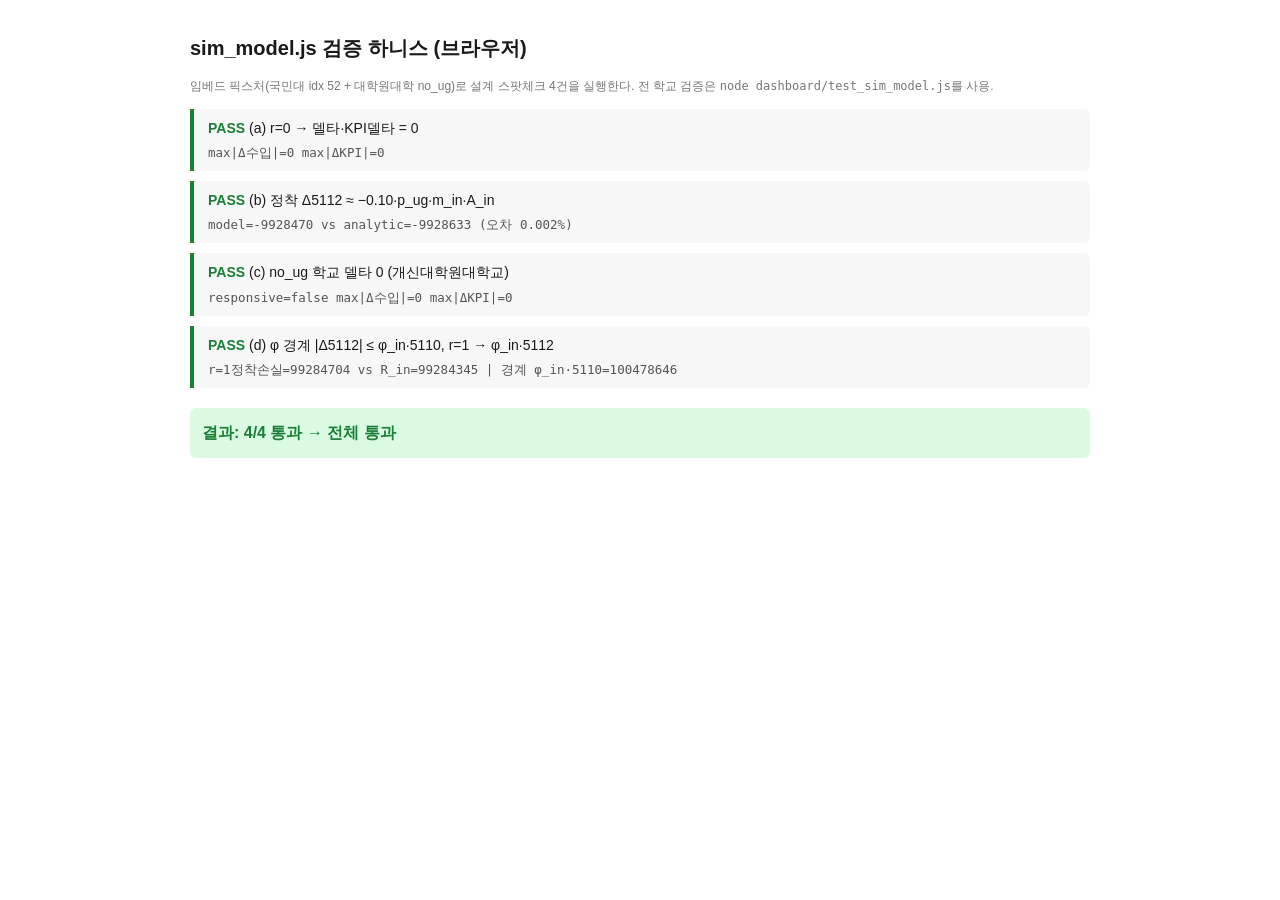
<file: dashboard/test_sim_model.html>
<!doctype html>
<html lang="ko">
<head>
<meta charset="utf-8">
<title>sim_model.js 검증 하니스</title>
<style>
  body { font: 14px/1.6 -apple-system, BlinkMacSystemFont, "Segoe UI", sans-serif; max-width: 900px; margin: 32px auto; padding: 0 16px; color: #1a1a1a; }
  h1 { font-size: 20px; } h2 { font-size: 15px; margin-top: 24px; }
  .case { border-left: 4px solid #ccc; padding: 8px 14px; margin: 10px 0; background: #f7f7f8; border-radius: 0 6px 6px 0; }
  .pass { border-color: #1a7f37; } .fail { border-color: #cf222e; }
  .tag { font-weight: 700; } .pass .tag { color: #1a7f37; } .fail .tag { color: #cf222e; }
  .detail { color: #555; font-size: 12.5px; margin-top: 4px; font-family: ui-monospace, monospace; }
  .summary { font-size: 16px; font-weight: 700; margin-top: 20px; padding: 12px; border-radius: 6px; }
  .summary.ok { background: #dafbe1; color: #1a7f37; } .summary.no { background: #ffebe9; color: #cf222e; }
  .note { color: #777; font-size: 12px; }
</style>
</head>
<body>
<h1>sim_model.js 검증 하니스 (브라우저)</h1>
<p class="note">임베드 픽스처(국민대 idx 52 + 대학원대학 no_ug)로 설계 스팟체크 4건을 실행한다.
전 학교 검증은 <code>node dashboard/test_sim_model.js</code>를 사용.</p>
<div id="out"></div>

<script src="src/sim_model.js"></script>
<script id="FIXTURE" type="application/json">
{"meta":{"defaults":{"beta":0.5,"gamma":0.15,"eta_5120":0.3,"dropout":0.0,"lambda_":0.0,"m_out":{"대학":4.0,"사이버대학":4.0,"전문대학":2.5,"대학원대학":4.0}},"price_cap":{"2016":0.0165,"2017":0.015,"2018":0.018,"2019":0.022,"2020":0.019,"2021":0.012,"2022":0.0165,"2023":0.0405,"2024":0.0564,"2025":0.0549,"2026":0.0319}},"kmu":{"base":{"c5111":1861442,"c5112":154744927,"c5120":7374975,"c5100":163981344,"c5210":2508000,"cOP_IN":238465678,"cT_IN":259950026,"c4100":101778260,"cOP_EX":233096445,"c4321":37687593,"c4322":35785372,"edu_cost":{"c4200":34747522,"c4300":96553940,"c4330":2806267,"c1317":2294514,"c1314":5197489}},"bt":null,"flags":{"year":2024,"status":"ok"},"seg":{"H_ug":14486.0,"H_grad":3571.0,"A_in":2963.0,"A_out":496.0,"Q":2966.0,"H_ug_in":12502.0,"H_ug_out":1984.0},"price":{"p_ug":7941.5833,"p_ug_src":"파생","rho_g":1.4},"surv":{"m_in":4.2194,"g":0.179906,"s_k":[1.0,1.0,1.0,1.0,0.179906,0.032366,0.005823,0.001048,0.000188]},"phi":{"in":0.6416,"out":0.1018,"grad":0.2566}},"kmu_name":"국민대학교","noug":{"base":{"c5111":38300,"c5112":1533220,"c5120":99717,"c5100":1671237,"c5210":60000,"cOP_IN":2028289,"cT_IN":2554212,"c4100":845502,"cOP_EX":1748178,"c4321":1680,"c4322":701395,"edu_cost":{"c4200":166281,"c4300":736393,"c4330":9570,"c1317":4964,"c1314":7380}},"bt":null,"flags":{"year":2024,"status":"no_ug"},"seg":{"H_ug":236.0,"H_grad":236.0,"A_in":43.0,"A_out":68.0,"Q":0.0,"H_ug_in":0.0,"H_ug_out":236.0},"price":{"p_ug":null,"p_ug_src":"없음(학부미보유)","rho_g":1.4},"surv":{"m_in":null,"g":null,"s_k":[]},"phi":{"in":0.0,"out":0.0,"grad":1.0}},"noug_name":"개신대학원대학교"}
</script>

<script>
(function () {
  'use strict';
  var FX = JSON.parse(document.getElementById('FIXTURE').textContent);
  var meta = FX.meta, kmu = FX.kmu, optsK = { meta: meta, sido: '서울' };
  var results = [];
  function check(name, pass, detail) { results.push({ name: name, pass: pass, detail: detail }); }
  function approx(a, b, rel) { return Math.abs(a - b) <= rel * Math.max(1, Math.abs(b)); }
  function maxAbs(a) { return a.reduce(function (m, x) { return Math.max(m, Math.abs(x || 0)); }, 0); }

  // (a) r=0 → 델타·KPI 0
  (function () {
    var proj = SIM.project(kmu, { r: 0, t0: 2025 }, optsK);
    var ks = SIM.recalcSeries(kmu, proj, { r: 0, t0: 2025 }, optsK);
    var maxD = maxAbs(proj.rows.map(function (r) { return r.d5100; }));
    var kD = 0; ks.forEach(function (k) { for (var n in k.delta) if (k.delta[n] != null) kD = Math.max(kD, Math.abs(k.delta[n])); });
    check('(a) r=0 → 델타·KPI델타 = 0', maxD === 0 && kD === 0, 'max|Δ수입|=' + maxD + ' max|ΔKPI|=' + kD);
  })();
  // (b) 정착 해석해
  (function () {
    var proj = SIM.project(kmu, { r: 0.10, t0: 2025, fillMode: 'conservative', piMode: 'freeze', horizon: 10 }, optsK);
    var exp = -0.10 * kmu.price.p_ug * kmu.surv.m_in * kmu.seg.A_in;
    var got = proj.rows[proj.rows.length - 1].d5112;
    check('(b) 정착 Δ5112 ≈ −0.10·p_ug·m_in·A_in', approx(got, exp, 0.01),
      'model=' + Math.round(got) + ' vs analytic=' + Math.round(exp) + ' (오차 ' + (100 * Math.abs(got - exp) / Math.abs(exp)).toFixed(3) + '%)');
  })();
  // (c) no_ug
  (function () {
    var e = FX.noug, proj = SIM.project(e, { r: 0.30, t0: 2025 }, { meta: meta, sido: '서울' });
    var ks = SIM.recalcSeries(e, proj, { r: 0.30, t0: 2025 }, { meta: meta });
    var maxD = maxAbs(proj.rows.map(function (r) { return r.d5100; }));
    var kD = 0; ks.forEach(function (k) { for (var n in k.delta) if (k.delta[n] != null) kD = Math.max(kD, Math.abs(k.delta[n])); });
    check('(c) no_ug 학교 델타 0 (' + FX.noug_name + ')', !proj.responsive && maxD === 0 && kD === 0,
      'responsive=' + proj.responsive + ' max|Δ수입|=' + maxD + ' max|ΔKPI|=' + kD);
  })();
  // (d) φ 경계
  (function () {
    var proj = SIM.project(kmu, { r: 1.0, t0: 2025, fillMode: 'conservative', piMode: 'freeze', horizon: 10 }, optsK);
    var bound = kmu.phi.in * (kmu.base.c5111 + kmu.base.c5112);
    var Rin = kmu.phi.in * kmu.base.c5112;
    var within = proj.rows.every(function (r) { return Math.abs(r.d5112) <= bound + 1; });
    var settled = -proj.rows[proj.rows.length - 1].d5112;
    check('(d) φ 경계 |Δ5112| ≤ φ_in·5110, r=1 → φ_in·5112', within && approx(settled, Rin, 0.01),
      'r=1정착손실=' + Math.round(settled) + ' vs R_in=' + Math.round(Rin) + ' | 경계 φ_in·5110=' + Math.round(bound));
  })();

  var out = document.getElementById('out'), pass = 0;
  results.forEach(function (r) {
    if (r.pass) pass++;
    var d = document.createElement('div');
    d.className = 'case ' + (r.pass ? 'pass' : 'fail');
    d.innerHTML = '<div><span class="tag">' + (r.pass ? 'PASS' : 'FAIL') + '</span> ' + r.name +
      '</div><div class="detail">' + r.detail + '</div>';
    out.appendChild(d);
  });
  var s = document.createElement('div');
  s.className = 'summary ' + (pass === results.length ? 'ok' : 'no');
  s.textContent = '결과: ' + pass + '/' + results.length + ' 통과 → ' + (pass === results.length ? '전체 통과' : '실패 존재');
  out.appendChild(s);
})();
</script>
</body>
</html>
</file>
<file: dashboard/src/styles.css>
/* styles.css — 사립대학 교비회계 수지분석 대시보드 (v3 "Trackline" 리디자인).
 * 디자인 언어: friendly SaaS. 옅은 회색 캔버스 + 흰 카드, 큰 라운드(16~22px),
 *   부드러운 블루그레이 틴트 그림자, 스쿼클 아이콘, 틴트 델타 필/인사이트 배너,
 *   틱(세그먼트) 프로그레스 미터, 파이 글리프. 좌측 워크스페이스형 사이드바.
 * 포인트: 국민대 공식 KMU Blue #004F9F — 브랜드 크롬(로고·활성·포커스)과
 *   데이터의 국민대 시리즈에만 사용. 카테고리 팔레트(파스텔 멀티컬러)와 분리.
 * dataviz 검증필 팔레트(라이트 worst CVD 17.8 / 다크 legal band, 범례·직접라벨 relief).
 * 시스템 폰트 스택(웹폰트/CDN 금지). 라이트·다크 양쪽.
 */

/* ══ 팔레트 · 토큰 (라이트 기본) ═══════════════════════════ */
:root {
  color-scheme: light;

  /* 서피스 */
  --page:        #eef1f6;   /* 옅은 회색 캔버스 */
  --surface-1:   #ffffff;   /* 카드 */
  --surface-2:   #f3f5f9;   /* muted / hover */
  --surface-3:   #e9edf3;
  --sidebar-bg:  #ffffff;
  --text-primary:   #1a2230;
  --text-secondary: #566072;
  --muted:       #8791a3;
  --grid:        #eef1f6;
  --axis:        #d3dae4;
  --border:      #e6eaf1;
  --border-strong: #d6dce6;
  --ring:        var(--kmu);
  --event-shade: rgba(120,132,150,0.10);

  /* 카테고리 8색 (dataviz 검증필, 고정 순서). 파랑(slot1)은 국민대와 분리된 브랜드/부문용,
     타교 시리즈는 slot2~8(초록·주황·보라·핑크·시안·빨강·오렌지)만 순환 → 국민대 네이비와 절대 미혼동. */
  --series-1: #3d7ff2; --series-2: #12b981; --series-3: #f59e0b; --series-4: #8b5cf6;
  --series-5: #ec4899; --series-6: #0ea5b7; --series-7: #ef4444; --series-8: #f97316;

  /* 국민대 포인트 컬러 = KMU Blue (공식 브랜드) */
  --kmu:      #004F9F;
  --kmu-strong:#003a75;
  --kmu-soft: rgba(0,79,159,0.08);
  --kmu-soft-2: rgba(0,79,159,0.13);

  /* 분석 주체(메인 대학) 액센트 — 분석주체 표면 한정(히어로·워크스페이스·홈 요약).
     메인=국민대 → JS가 --main=var(--kmu). 메인≠국민대 → --main=var(--main-alt)(비파랑 잉크 슬레이트).
     파랑(#004F9F)은 국민대 엔티티 전용이므로 --main-alt는 파랑과 명확히 구분. */
  --main:     var(--kmu);
  --main-alt: #33415c;

  /* 코호트 분포 밴드/히스토그램 = 중립 슬레이트 */
  --band:     #8791a3;

  /* 부문 스택바 색 */
  --sec-op:   #3d7ff2; --sec-asset:#12b981; --sec-debt: #f97316; --sec-carry:#aab3c2;

  /* 상태색 (친근한 톤, 테마 무관 기본) */
  --good:     #16a34a;
  --warning:  #f59e0b;
  --serious:  #ea580c;
  --critical: #dc2626;
  --delta-up:   #16915a;
  --delta-down: #d33f3f;
  --good-soft:  rgba(22,163,74,0.11);
  --bad-soft:   rgba(220,38,38,0.10);
  --warn-soft:  rgba(245,158,11,0.14);

  /* 스케일 */
  --sb-w: 284px;
  --sb-w-collapsed: 78px;
  --radius: 18px;
  --radius-sm: 12px;
  --radius-lg: 22px;
  --radius-xs: 9px;
  --sq: 30%;              /* 스쿼클 라운드 */
  --shadow-sm: 0 1px 2px rgba(24,39,75,0.05), 0 1px 1px rgba(24,39,75,0.03);
  --shadow-md: 0 6px 20px rgba(24,39,75,0.08);
  --shadow-lg: 0 18px 44px rgba(24,39,75,0.15);
  --shadow-nav: 0 2px 8px rgba(24,39,75,0.09);

  /* 타입 스케일 */
  --font-sans: system-ui, -apple-system, "Segoe UI", "Apple SD Gothic Neo", "Malgun Gothic", "Noto Sans KR", sans-serif;
  --t-xs: 0.72rem; --t-sm: 0.8rem; --t-base: 0.9rem; --t-md: 1rem;
  --t-lg: 1.2rem; --t-xl: 1.55rem; --t-2xl: 2rem;
}

@media (prefers-color-scheme: dark) {
  :root:not([data-theme="light"]) {
    color-scheme: dark;
    --page:        #11141a;
    --surface-1:   #1b1f27;
    --surface-2:   #232833;
    --surface-3:   #2b313d;
    --sidebar-bg:  #171b22;
    --text-primary:   #f0f3f8;
    --text-secondary: #aab4c4;
    --muted:       #7f8a9c;
    --grid:        #262c37;
    --axis:        #39414f;
    --border:      #2a303c;
    --border-strong: #39414f;
    --event-shade: rgba(200,212,230,0.07);
    --series-1: #3f82e6; --series-2: #12a67d; --series-3: #b6851b; --series-4: #8f6fe6;
    --series-5: #dc5c98; --series-6: #1795a6; --series-7: #e35c5c; --series-8: #d56d26;
    --kmu:      #4f9bef;
    --kmu-strong:#8cc0f5;
    --kmu-soft: rgba(79,155,239,0.13);
    --kmu-soft-2: rgba(79,155,239,0.22);
    --main:     var(--kmu);
    --main-alt: #9fb0c9;
    --band:     #6f7889;
    --sec-op:   #3f82e6; --sec-asset:#12a67d; --sec-debt:#d56d26; --sec-carry:#7c8494;
    --good:#2bb865; --warning:#e3ab2c; --serious:#e8823f; --critical:#f2615f;
    --delta-up: #34c377; --delta-down:#f2615f;
    --good-soft: rgba(43,184,101,0.15); --bad-soft: rgba(242,97,95,0.15); --warn-soft: rgba(227,171,44,0.17);
    --shadow-sm: 0 1px 2px rgba(0,0,0,0.4);
    --shadow-md: 0 6px 20px rgba(0,0,0,0.42);
    --shadow-lg: 0 18px 44px rgba(0,0,0,0.55);
    --shadow-nav: 0 2px 10px rgba(0,0,0,0.45);
  }
}
:root[data-theme="dark"] {
  color-scheme: dark;
  --page:#11141a; --surface-1:#1b1f27; --surface-2:#232833; --surface-3:#2b313d; --sidebar-bg:#171b22;
  --text-primary:#f0f3f8; --text-secondary:#aab4c4; --muted:#7f8a9c;
  --grid:#262c37; --axis:#39414f; --border:#2a303c; --border-strong:#39414f;
  --event-shade:rgba(200,212,230,0.07);
  --series-1:#3f82e6; --series-2:#12a67d; --series-3:#b6851b; --series-4:#8f6fe6;
  --series-5:#dc5c98; --series-6:#1795a6; --series-7:#e35c5c; --series-8:#d56d26;
  --kmu:#4f9bef; --kmu-strong:#8cc0f5; --kmu-soft:rgba(79,155,239,0.13); --kmu-soft-2:rgba(79,155,239,0.22);
  --main:var(--kmu); --main-alt:#9fb0c9;
  --band:#6f7889;
  --sec-op:#3f82e6; --sec-asset:#12a67d; --sec-debt:#d56d26; --sec-carry:#7c8494;
  --good:#2bb865; --warning:#e3ab2c; --serious:#e8823f; --critical:#f2615f;
  --delta-up:#34c377; --delta-down:#f2615f;
  --good-soft:rgba(43,184,101,0.15); --bad-soft:rgba(242,97,95,0.15); --warn-soft:rgba(227,171,44,0.17);
  --shadow-sm:0 1px 2px rgba(0,0,0,0.4); --shadow-md:0 6px 20px rgba(0,0,0,0.42); --shadow-lg:0 18px 44px rgba(0,0,0,0.55); --shadow-nav:0 2px 10px rgba(0,0,0,0.45);
}

* { box-sizing: border-box; }
html, body { margin: 0; padding: 0; }
body {
  font-family: var(--font-sans);
  background: var(--page);
  color: var(--text-primary);
  font-size: 15px;
  line-height: 1.5;
  -webkit-font-smoothing: antialiased;
  text-rendering: optimizeLegibility;
}
h1, h2, h3 { text-wrap: balance; }

/* 스쿼클 아이콘 유틸 */
.sq { border-radius: var(--sq); display: grid; place-items: center; flex-shrink: 0; }

/* ══ 레이아웃 셸 ═══════════════════════════════════════════ */
.stage {
  margin-left: var(--sb-w);
  min-height: 100vh;
  padding: clamp(20px, 2.4vw, 34px) clamp(20px, 3vw, 46px) 90px;
  transition: margin-left .2s ease;
}
body.collapsed .stage { margin-left: var(--sb-w-collapsed); }

/* ══ 상단 바 (모바일 전용) ════════════════════════════════ */
.topbar {
  display: none;
  align-items: center; gap: 14px;
  height: 60px; padding: 0 16px;
  position: sticky; top: 0; z-index: 40;
  background: var(--sidebar-bg); color: var(--text-primary);
  border-bottom: 1px solid var(--border);
}
.topbar .hamburger {
  border: 1px solid var(--border-strong); background: var(--surface-1); color: var(--text-primary);
  width: 42px; height: 42px; border-radius: var(--radius-sm); font-size: 19px; cursor: pointer; line-height: 1;
}
.topbar-title { font-weight: 700; font-size: 1rem; letter-spacing: -0.01em; }
.topbar .brand-mark { width: 36px; height: 36px; font-size: 14px; }

/* ══ 사이드바 (흰 워크스페이스 레일) ══════════════════════ */
.sidebar {
  position: fixed; top: 0; left: 0; bottom: 0; width: var(--sb-w);
  background: var(--sidebar-bg);
  color: var(--text-primary);
  border-right: 1px solid var(--border);
  display: flex; flex-direction: column;
  z-index: 50;
  overflow-y: auto; overflow-x: hidden;
  transition: width .2s ease, transform .24s cubic-bezier(.22,1,.36,1);
}
.sidebar::-webkit-scrollbar { width: 8px; }
.sidebar::-webkit-scrollbar-thumb { background: var(--border-strong); border-radius: 8px; }

/* 브랜드 (로고 스쿼클 + 워드마크) */
.brand {
  display: flex; align-items: center; gap: 11px;
  padding: 20px 20px 14px;
}
.brand-mark {
  width: 38px; height: 38px; border-radius: var(--sq);
  background: linear-gradient(145deg, var(--kmu) 0%, var(--kmu-strong) 100%);
  color: #fff;
  display: grid; place-items: center; font-weight: 800; font-size: 15px; letter-spacing: -0.03em;
  box-shadow: 0 3px 8px rgba(0,79,159,0.28);
}
.brand-word { font-size: 1.15rem; font-weight: 800; letter-spacing: -0.03em; color: var(--text-primary); }
body.collapsed .brand { padding: 20px 0 12px; justify-content: center; }
body.collapsed .brand-word { display: none; }

/* 워크스페이스 셀렉터 (메인 분석 대학 변경) */
.ws-selector { position: relative; }
.workspace-card {
  width: calc(100% - 28px); margin: 4px 14px 12px; padding: 10px 12px;
  display: flex; align-items: center; gap: 11px; text-align: left; font-family: inherit;
  background: var(--surface-1); border: 1px solid var(--border);
  border-radius: var(--radius-sm); box-shadow: var(--shadow-sm); cursor: pointer;
  transition: border-color .14s, box-shadow .14s, background .14s;
}
.workspace-card:hover { border-color: var(--main); background: var(--surface-2); }
.workspace-card:focus-visible { outline: none; border-color: var(--main); box-shadow: 0 0 0 3px color-mix(in srgb, var(--main) 22%, transparent); }
.workspace-card[aria-expanded="true"] { border-color: var(--main); box-shadow: 0 0 0 3px color-mix(in srgb, var(--main) 20%, transparent); }
.workspace-card .ws-ava {
  width: 36px; height: 36px; border-radius: var(--sq);
  background: linear-gradient(145deg, var(--main) 0%, color-mix(in srgb, var(--main) 74%, #000) 100%); color: #fff;
  display: grid; place-items: center; font-weight: 800; font-size: 15px; flex-shrink: 0;
}
.workspace-card .ws-txt { display: flex; flex-direction: column; gap: 1px; min-width: 0; flex: 1; }
.workspace-card .ws-1 { font-size: 0.66rem; letter-spacing: 0.04em; color: var(--muted); font-weight: 700; text-transform: uppercase; }
.workspace-card .ws-2 { font-size: 0.9rem; font-weight: 750; letter-spacing: -0.01em; color: var(--text-primary); white-space: nowrap; overflow: hidden; text-overflow: ellipsis; }
.workspace-card .ws-chev { color: var(--muted); font-size: 0.7rem; line-height: 1; transition: transform .14s; }
.workspace-card[aria-expanded="true"] .ws-chev { transform: rotate(180deg); }
body.collapsed .workspace-card { width: calc(100% - 16px); justify-content: center; padding: 8px; margin: 4px 8px 10px; }
body.collapsed .workspace-card .ws-txt, body.collapsed .workspace-card .ws-chev { display: none; }

/* 워크스페이스 드롭다운 — 집계필터 부합 전체 대학(스크롤) */
.ws-dropdown {
  position: absolute; z-index: 70; top: calc(100% - 6px); left: 14px; right: 14px;
  background: var(--surface-1); border: 1px solid var(--border-strong);
  border-radius: var(--radius-sm); box-shadow: var(--shadow-lg); padding: 6px;
  display: flex; flex-direction: column; max-height: 60vh;
}
body.collapsed .ws-dropdown { left: 8px; right: auto; width: 264px; }
.ws-dropdown .wsd-search {
  display: flex; align-items: center; gap: 8px; flex-shrink: 0;
  background: var(--surface-2); border: 1px solid var(--border);
  border-radius: var(--radius-xs); padding: 0 10px; height: 38px; margin-bottom: 6px;
}
.ws-dropdown .wsd-search:focus-within { border-color: var(--main); background: var(--surface-1); box-shadow: 0 0 0 3px color-mix(in srgb, var(--main) 18%, transparent); }
.ws-dropdown .wsd-mag { color: var(--muted); font-size: 0.9rem; flex-shrink: 0; }
.ws-dropdown .wsd-search input {
  flex: 1; min-width: 0; border: none; background: transparent; outline: none;
  font-family: inherit; font-size: 0.84rem; color: var(--text-primary);
}
.ws-dropdown .wsd-list { overflow-y: auto; min-height: 0; }
.ws-dropdown .wsd-opt {
  display: flex; align-items: center; gap: 9px; padding: 8px 10px;
  border-radius: var(--radius-xs); cursor: pointer; font-size: 0.85rem; color: var(--text-primary);
}
.ws-dropdown .wsd-opt i { width: 10px; height: 10px; border-radius: 3px; flex-shrink: 0; }
.ws-dropdown .wsd-opt .wsd-nm { font-weight: 560; white-space: nowrap; overflow: hidden; text-overflow: ellipsis; }
.ws-dropdown .wsd-opt .wsd-region { margin-left: auto; color: var(--muted); font-size: 0.72rem; white-space: nowrap; flex-shrink: 0; }
.ws-dropdown .wsd-opt .wsd-check { color: var(--main); font-weight: 800; margin-left: 6px; flex-shrink: 0; }
.ws-dropdown .wsd-opt.active, .ws-dropdown .wsd-opt:hover { background: color-mix(in srgb, var(--main) 12%, transparent); }
.ws-dropdown .wsd-opt.current { background: color-mix(in srgb, var(--main) 8%, transparent); }
.ws-dropdown .wsd-opt.current .wsd-region { margin-left: auto; }
.ws-dropdown .wsd-empty { padding: 11px 10px; color: var(--muted); font-size: 0.82rem; }

/* 사이드바 검색 (전역 대학 바로가기) */
.sidebar-search { position: relative; margin: 0 14px 14px; }
.sidebar-search .ss-input-wrap {
  display: flex; align-items: center; gap: 8px;
  background: var(--surface-2); border: 1px solid var(--border);
  border-radius: var(--radius-sm); padding: 0 10px; height: 40px;
  transition: border-color .14s, box-shadow .14s, background .14s;
}
.sidebar-search .ss-input-wrap:focus-within { border-color: var(--kmu); background: var(--surface-1); box-shadow: 0 0 0 3px var(--kmu-soft-2); }
.sidebar-search .ss-mag { color: var(--muted); font-size: 0.9rem; flex-shrink: 0; }
.sidebar-search input {
  flex: 1; min-width: 0; border: none; background: transparent; outline: none;
  font-family: inherit; font-size: 0.84rem; color: var(--text-primary);
}
.sidebar-search .ss-kbd {
  font-size: 0.62rem; font-weight: 700; color: var(--muted);
  background: var(--surface-1); border: 1px solid var(--border); border-radius: 6px; padding: 2px 6px; flex-shrink: 0;
}
body.collapsed .sidebar-search { display: none; }
.global-drop {
  position: absolute; z-index: 60; top: calc(100% + 6px); left: 0; right: 0;
  max-height: 320px; overflow-y: auto;
  background: var(--surface-1); border: 1px solid var(--border-strong);
  border-radius: var(--radius-sm); box-shadow: var(--shadow-lg); padding: 5px;
}
.global-drop .gd-opt { display: flex; align-items: center; gap: 9px; padding: 8px 10px; border-radius: var(--radius-xs); cursor: pointer; font-size: 0.85rem; }
.global-drop .gd-opt i { width: 10px; height: 10px; border-radius: 3px; flex-shrink: 0; }
.global-drop .gd-opt .gd-region { margin-left: auto; color: var(--muted); font-size: 0.72rem; }
.global-drop .gd-opt.active, .global-drop .gd-opt:hover { background: var(--kmu-soft-2); }
.global-drop .gd-empty { padding: 11px; color: var(--muted); font-size: 0.82rem; }

/* 섹션 라벨 */
.section-label {
  font-size: 0.66rem; letter-spacing: 0.11em; text-transform: uppercase; font-weight: 800;
  color: var(--muted); padding: 6px 22px 8px;
}
body.collapsed .section-label { text-align: center; padding: 8px 0 6px; font-size: 0.55rem; letter-spacing: 0.02em; }

/* 대형 내비 (아이콘 메뉴, 활성=흰 엘리베이티드 카드) */
.mainnav { display: flex; flex-direction: column; gap: 4px; padding: 0 12px 6px; }
.navitem {
  display: flex; align-items: center; gap: 12px;
  width: 100%; text-align: left; cursor: pointer; font-family: inherit; position: relative;
  padding: 10px 12px; border-radius: var(--radius-sm);
  border: 1px solid transparent; background: transparent; color: var(--text-secondary);
  transition: background .13s, color .13s, box-shadow .13s;
}
.navitem:hover { background: var(--surface-2); color: var(--text-primary); }
.navitem .ni-ico {
  width: 30px; height: 30px; border-radius: var(--radius-xs); flex-shrink: 0;
  display: grid; place-items: center; color: var(--muted);
  background: var(--surface-2); transition: background .13s, color .13s;
}
.navitem .ni-ico svg { width: 17px; height: 17px; display: block; }
.navitem .ni-label { font-size: 0.94rem; font-weight: 620; letter-spacing: -0.01em; white-space: nowrap; }
.navitem.on {
  background: var(--surface-1); color: var(--text-primary);
  border-color: var(--border); box-shadow: var(--shadow-nav); font-weight: 700;
}
.navitem.on .ni-ico { background: var(--kmu); color: #fff; }
.navitem.on .ni-label { font-weight: 740; }
body.collapsed .navitem { justify-content: center; padding: 9px 0; }
body.collapsed .navitem .ni-label { display: none; }

/* 필터 영역 (같은 섹션 문법) */
.filters-wrap { padding: 8px 0 6px; margin-top: 4px; border-top: 1px solid var(--border); }
body.collapsed .filters-wrap { display: none; }
.filters-head { display: flex; align-items: center; justify-content: space-between; padding: 8px 22px 4px; }
.filters-head .fh-title { font-size: 0.66rem; letter-spacing: 0.11em; text-transform: uppercase; font-weight: 800; color: var(--muted); }
.reset-btn {
  border: 1px solid var(--border); background: var(--surface-1); color: var(--muted);
  border-radius: var(--radius-xs); padding: 4px 10px; font-size: 0.7rem; cursor: pointer; font-family: inherit; font-weight: 650;
}
.reset-btn:hover { background: var(--surface-2); color: var(--text-primary); }
.filterbar { display: flex; flex-direction: column; gap: 16px; padding: 8px 18px 4px; }
.filter-group { display: flex; flex-direction: column; gap: 8px; }
.filter-group > label { font-size: 0.68rem; color: var(--muted); font-weight: 750; letter-spacing: 0.03em; }
.chip-row { display: flex; gap: 6px; flex-wrap: wrap; }
.chip {
  font-size: 0.77rem; padding: 5px 12px; border-radius: 999px; cursor: pointer; user-select: none;
  border: 1px solid var(--border-strong); background: var(--surface-1); color: var(--text-secondary);
  font-family: inherit; font-weight: 560; transition: background .12s, border-color .12s, color .12s;
}
.chip:hover { background: var(--surface-2); }
.chip.on { background: var(--kmu-soft-2); color: var(--kmu); border-color: var(--kmu); font-weight: 720; }
.year-slider { display: flex; align-items: center; gap: 9px; }
.year-slider input[type=range] { flex: 1; min-width: 0; accent-color: var(--kmu); }
.year-slider .yr { font-variant-numeric: tabular-nums; font-weight: 720; min-width: 38px; text-align: center; font-size: 0.82rem; color: var(--text-primary); }

/* 사이드바 푸터 (유저 카드) */
.sidebar-footer { margin-top: auto; padding: 12px 14px 16px; border-top: 1px solid var(--border); display: flex; flex-direction: column; gap: 10px; }
.user-card {
  display: flex; align-items: center; gap: 10px; padding: 8px 10px;
  background: var(--surface-1); border: 1px solid var(--border); border-radius: var(--radius-sm); box-shadow: var(--shadow-sm);
}
.user-card .uc-ava {
  width: 34px; height: 34px; border-radius: 50%; flex-shrink: 0;
  background: linear-gradient(145deg, var(--series-4), var(--series-6)); color: #fff;
  display: grid; place-items: center; font-weight: 800; font-size: 0.8rem;
}
.user-card .uc-txt { display: flex; flex-direction: column; gap: 1px; min-width: 0; flex: 1; }
.user-card .uc-1 { font-size: 0.82rem; font-weight: 720; color: var(--text-primary); white-space: nowrap; overflow: hidden; text-overflow: ellipsis; }
.user-card .uc-2 { font-size: 0.68rem; color: var(--muted); white-space: nowrap; overflow: hidden; text-overflow: ellipsis; }
.footer-meta { display: flex; flex-wrap: wrap; align-items: center; gap: 7px; padding: 0 2px; }
body.collapsed .sidebar-footer { padding: 12px 8px 16px; align-items: center; }
body.collapsed .user-card { padding: 6px; }
body.collapsed .user-card .uc-txt, body.collapsed .footer-meta { display: none; }
.selftest-badge { font-size: 0.68rem; font-weight: 720; padding: 4px 10px; border-radius: 999px; display: none; }
.selftest-badge.pass { display: inline-block; background: var(--good-soft); color: var(--good); }
.selftest-badge.fail { display: inline-block; background: var(--bad-soft); color: var(--critical); }
.lite-badge { display: none; font-size: 0.64rem; font-weight: 750; padding: 4px 9px; border-radius: 999px; background: var(--warn-soft); color: var(--serious); }
.footer-meta .sub { color: var(--muted); font-size: 0.66rem; line-height: 1.45; flex-basis: 100%; }
.collapse-btn {
  align-self: flex-end; margin: 2px 14px 0;
  width: 30px; height: 30px; border-radius: var(--radius-xs); cursor: pointer;
  border: 1px solid var(--border); background: var(--surface-1); color: var(--muted); font-size: 15px; line-height: 1;
}
.collapse-btn:hover { background: var(--surface-2); color: var(--text-primary); }
body.collapsed .collapse-btn { align-self: center; margin: 2px auto 0; }

/* 스크림(모바일 드로어 배경) */
.scrim { display: none; position: fixed; inset: 0; z-index: 45; background: rgba(15,20,30,0.45); opacity: 0; transition: opacity .22s; }

/* ══ 상단 헤더 (브레드크럼 + 액션) ═════════════════════════ */
.topbar-desktop {
  display: flex; align-items: center; justify-content: space-between; gap: 16px;
  margin-bottom: clamp(14px, 1.8vw, 22px); flex-wrap: wrap;
}
.crumb { display: flex; align-items: center; gap: 8px; font-size: 0.82rem; color: var(--muted); font-weight: 550; }
.crumb .cr-nav {
  width: 28px; height: 28px; border-radius: var(--radius-xs); border: 1px solid var(--border);
  background: var(--surface-1); color: var(--text-secondary); cursor: pointer; display: grid; place-items: center; font-size: 13px; line-height: 1;
}
.crumb .cr-nav:hover { background: var(--surface-2); color: var(--text-primary); }
.crumb b { color: var(--text-primary); font-weight: 720; }
.crumb .cr-sep { color: var(--border-strong); }
.stage-actions { display: flex; align-items: center; gap: 8px; }
.action-btn {
  display: inline-flex; align-items: center; gap: 7px;
  border: 1px solid var(--border); background: var(--surface-1); color: var(--text-secondary);
  border-radius: var(--radius-sm); padding: 8px 13px; cursor: pointer; font-size: 0.8rem; font-family: inherit; font-weight: 650;
  box-shadow: var(--shadow-sm); transition: background .13s, color .13s, transform .13s;
}
.action-btn:hover { background: var(--surface-2); color: var(--text-primary); transform: translateY(-1px); }
.action-btn .ab-ico { width: 15px; height: 15px; display: grid; place-items: center; }
.action-btn .ab-ico svg { width: 15px; height: 15px; }
.action-btn.primary { background: var(--kmu); color: #fff; border-color: var(--kmu); }
.action-btn.primary:hover { background: var(--kmu-strong); color: #fff; }

/* ══ 스테이지 헤더 (대형 타이틀) ═══════════════════════════ */
.stage-top { margin-bottom: clamp(18px, 2.2vw, 28px); }
.stage-eyebrow { font-size: 0.7rem; letter-spacing: 0.1em; text-transform: uppercase; font-weight: 750; color: var(--kmu); margin-bottom: 8px; }
.stage-title { margin: 0; font-size: clamp(1.5rem, 2.6vw, 2.15rem); font-weight: 780; letter-spacing: -0.025em; line-height: 1.05; color: var(--text-primary); }
.stage-title small { display: block; font-size: 0.9rem; font-weight: 500; color: var(--text-secondary); letter-spacing: 0; margin-top: 10px; }

/* ══ 뷰 · 그리드 ══════════════════════════════════════════ */
.view { max-width: 1460px; }
.grid { display: grid; gap: clamp(14px, 1.4vw, 20px); }
.grid.k6 { grid-template-columns: repeat(3, 1fr); }
.grid.c2 { grid-template-columns: 1fr 1fr; }
.grid.c3 { grid-template-columns: repeat(3, 1fr); }
@media (max-width: 1100px) { .grid.k6 { grid-template-columns: repeat(2, 1fr); } }
@media (max-width: 900px) { .grid.c2, .grid.c3, .grid.k6 { grid-template-columns: 1fr; } }

.card {
  background: var(--surface-1); border: 1px solid var(--border); border-radius: var(--radius);
  padding: clamp(18px, 1.5vw, 24px); box-shadow: var(--shadow-sm);
}
.card h3 { margin: 0 0 3px; font-size: 1.02rem; font-weight: 740; letter-spacing: -0.01em; }
.card .card-sub { color: var(--muted); font-size: 0.81rem; margin-bottom: 16px; line-height: 1.5; }
.card.span2 { grid-column: span 2; }
@media (max-width: 900px) { .card.span2 { grid-column: span 1; } }

/* ══ 홈 랜딩 ══════════════════════════════════════════════ */
/* 홈에서는 스테이지 대형 타이틀을 숨기고 히어로가 그 역할을 대신한다(크롬은 유지). */
body[data-tab="home"] .stage-top { display: none; }

.home { display: flex; flex-direction: column; gap: clamp(20px, 2.4vw, 34px); }

/* 히어로 — 가공 사진 배경 + KMU 네이비 그라데이션 오버레이 */
.home-hero {
  position: relative; isolation: isolate; overflow: hidden;
  border-radius: var(--radius-lg);
  min-height: clamp(300px, 42vw, 460px);
  display: flex; align-items: flex-end;
  background-image: url(assets/hero.jpg);
  background-size: cover; background-position: center 38%;
  border: 1px solid var(--border);
  box-shadow: var(--shadow-md);
}
/* 오버레이: 좌하단 네이비 사선 틴트 + 하단 암부(텍스트 가독성). 라이트 기본. */
.home-hero-scrim {
  position: absolute; inset: 0; z-index: 1; pointer-events: none;
  background:
    linear-gradient(0deg, rgba(0,26,58,0.78) 0%, rgba(0,33,72,0.30) 46%, rgba(0,45,96,0.06) 100%),
    linear-gradient(102deg, rgba(0,44,92,0.72) 0%, rgba(0,60,120,0.34) 40%, rgba(0,79,159,0.05) 82%);
}
/* 다크: 사진을 더 눌러 대시보드 톤과 조화 + 대비 확보 */
:root[data-theme="dark"] .home-hero-scrim,
:root:not([data-theme="light"]) .home-hero-scrim {
  background:
    linear-gradient(0deg, rgba(0,14,32,0.90) 0%, rgba(0,20,46,0.55) 46%, rgba(0,28,60,0.28) 100%),
    linear-gradient(102deg, rgba(0,22,50,0.86) 0%, rgba(0,34,72,0.52) 42%, rgba(0,48,100,0.20) 88%);
}
:root[data-theme="dark"] .home-hero,
:root:not([data-theme="light"]) .home-hero { border-color: var(--border-strong); }

.home-hero-inner {
  position: relative; z-index: 2;
  padding: clamp(22px, 3.4vw, 46px);
  max-width: 760px; color: #fff;
}
.hero-eyebrow {
  display: flex; align-items: center; gap: 10px;
  font-size: 0.74rem; font-weight: 720; letter-spacing: 0.02em;
  color: rgba(255,255,255,0.92); margin-bottom: 16px;
}
.hero-eyebrow .brand-mark {
  width: 34px; height: 34px; font-size: 12px; font-weight: 800; letter-spacing: 0.02em;
  color: #fff; background: linear-gradient(145deg, var(--kmu) 0%, var(--kmu-strong) 100%);
  border: 1px solid rgba(255,255,255,0.25);
}
.hero-title {
  margin: 0; font-weight: 800; letter-spacing: -0.03em; line-height: 1.03;
  font-size: clamp(1.9rem, 4.4vw, 3.35rem);
  text-shadow: 0 2px 20px rgba(0,18,44,0.5);
}
.hero-sub {
  margin: 14px 0 0; font-size: clamp(0.86rem, 1.1vw, 1.02rem);
  font-weight: 550; color: rgba(255,255,255,0.9); line-height: 1.55;
  font-variant-numeric: tabular-nums;
}
.hero-stats { display: flex; flex-wrap: wrap; gap: 10px; margin-top: clamp(18px, 2vw, 26px); }
.hero-stat {
  padding: 10px 16px; border-radius: var(--radius-sm);
  background: rgba(3,24,52,0.42); border: 1px solid rgba(255,255,255,0.2);
  backdrop-filter: blur(3px); -webkit-backdrop-filter: blur(3px);
}
.hero-stat .hs-val { font-size: 1.28rem; font-weight: 800; letter-spacing: -0.02em; color: #fff; font-variant-numeric: tabular-nums; line-height: 1.1; }
.hero-stat .hs-lab { font-size: 0.7rem; font-weight: 600; letter-spacing: 0.02em; color: rgba(255,255,255,0.82); margin-top: 3px; }

/* 메뉴 카드 그리드 */
.home-menu-head { display: flex; align-items: baseline; gap: 12px; flex-wrap: wrap; padding: 0 2px; }
.home-menu-head .hm-eyebrow { font-size: 0.7rem; letter-spacing: 0.1em; text-transform: uppercase; font-weight: 750; color: var(--kmu); }
.home-menu-head .hm-desc { font-size: 0.84rem; color: var(--muted); }

.home-menu {
  display: grid; gap: clamp(12px, 1.2vw, 16px);
  grid-template-columns: repeat(4, 1fr);
}
@media (max-width: 1240px) { .home-menu { grid-template-columns: repeat(3, 1fr); } }
@media (max-width: 860px)  { .home-menu { grid-template-columns: repeat(2, 1fr); } }
@media (max-width: 560px)  { .home-menu { grid-template-columns: 1fr; } }

.home-card {
  display: flex; align-items: flex-start; gap: 13px; text-align: left;
  padding: clamp(15px, 1.3vw, 19px);
  background: var(--surface-1); border: 1px solid var(--border); border-radius: var(--radius);
  box-shadow: var(--shadow-sm); cursor: pointer; font-family: inherit;
  transition: transform .14s ease, box-shadow .14s ease, border-color .14s ease;
}
.home-card:hover { transform: translateY(-3px); box-shadow: var(--shadow-md); border-color: var(--border-strong); }
.home-card:focus-visible { outline: none; border-color: var(--kmu); box-shadow: 0 0 0 3px var(--kmu-soft-2); }
.home-card .hc-ico { width: 40px; height: 40px; border-radius: var(--radius-xs); }
.home-card .hc-ico svg { width: 20px; height: 20px; }
.home-card .hc-txt { flex: 1; min-width: 0; }
.home-card .hc-name { font-size: 1rem; font-weight: 740; letter-spacing: -0.01em; color: var(--text-primary); }
.home-card .hc-desc { margin-top: 5px; font-size: 0.8rem; line-height: 1.5; color: var(--text-secondary); }
.home-card .hc-arrow { color: var(--muted); font-size: 1rem; flex-shrink: 0; transition: transform .14s ease, color .14s ease; }
.home-card:hover .hc-arrow { color: var(--kmu); transform: translateX(3px); }

@media (prefers-reduced-motion: reduce) {
  .home-card, .home-card .hc-arrow { transition: none; }
  .home-card:hover { transform: none; }
  .home-card:hover .hc-arrow { transform: none; }
}

/* 카드 헤더 (스쿼클 아이콘 + 제목/부제) */
.card-head { display: flex; align-items: flex-start; gap: 12px; margin-bottom: 16px; }
.card-head .ch-ico { width: 38px; height: 38px; border-radius: var(--radius-xs); }
.card-head .ch-ico svg { width: 19px; height: 19px; }
.card-head .ch-txt h3 { margin: 0; }
.card-head .ch-txt .card-sub { margin: 2px 0 0; }

/* ══ KPI 카드 (BAN + 델타필 + 틱미터 + 미니바 + 인사이트) ══ */
.kpi-card { cursor: pointer; position: relative; overflow: hidden; display: flex; flex-direction: column; gap: 13px; transition: transform .14s, box-shadow .14s, border-color .14s; }
.kpi-card:hover { transform: translateY(-2px); box-shadow: var(--shadow-md); border-color: var(--border-strong); }
.kpi-head { display: flex; align-items: center; gap: 11px; }
.kpi-icon { width: 40px; height: 40px; border-radius: var(--radius-xs); flex-shrink: 0; }
.kpi-icon svg { width: 20px; height: 20px; display: block; }
.kpi-titles { display: flex; flex-direction: column; gap: 1px; min-width: 0; }
.kpi-name { font-size: 0.86rem; font-weight: 720; color: var(--text-primary); letter-spacing: -0.005em; line-height: 1.25; }
.kpi-sub { font-size: 0.72rem; color: var(--muted); font-weight: 550; }
.kpi-valrow { display: flex; align-items: baseline; gap: 10px; flex-wrap: wrap; }
.kpi-value { font-size: clamp(1.9rem, 2.7vw, 2.5rem); font-weight: 780; letter-spacing: -0.035em; font-variant-numeric: tabular-nums; line-height: 1; color: var(--text-primary); }
/* 틴트 델타 필 */
.delta-pill { display: inline-flex; align-items: center; gap: 4px; font-size: 0.75rem; font-weight: 720; padding: 3px 9px; border-radius: 999px; font-variant-numeric: tabular-nums; }
.delta-pill.up { background: var(--good-soft); color: var(--delta-up); }
.delta-pill.down { background: var(--bad-soft); color: var(--delta-down); }
.delta-pill.flat { background: var(--surface-2); color: var(--muted); }
.delta-pill .dp-vs { color: var(--muted); font-weight: 550; font-size: 0.68rem; }
/* 틱 미터 (세로 세그먼트 채움) */
.meter-row { display: flex; align-items: center; gap: 10px; }
.meter-lab { font-size: 0.7rem; color: var(--muted); font-weight: 650; white-space: nowrap; }
.tick-meter { display: flex; align-items: flex-end; gap: 2px; flex: 1; height: 20px; }
.tick-meter .tick { flex: 1; border-radius: 2px; background: var(--surface-3); min-width: 2px; height: 60%; align-self: center; }
.tick-meter .tick.fill { height: 100%; }
.meter-val { font-size: 0.74rem; font-weight: 750; font-variant-numeric: tabular-nums; white-space: nowrap; }
.kpi-mini { height: 44px; margin-top: 1px; }
/* 틴트 인사이트 배너 */
.insight {
  display: flex; align-items: center; justify-content: space-between; gap: 10px;
  font-size: 0.76rem; font-weight: 600; line-height: 1.4;
  padding: 9px 12px; border-radius: var(--radius-sm);
  background: var(--surface-2); color: var(--text-secondary);
}
.insight.good { background: var(--good-soft); color: var(--delta-up); }
.insight.bad { background: var(--bad-soft); color: var(--delta-down); }
.insight.neutral { background: var(--kmu-soft-2); color: var(--kmu); }
.insight .in-arrow { flex-shrink: 0; font-weight: 800; }

/* ══ 범례 ═════════════════════════════════════════════════ */
.legend { display: flex; flex-wrap: wrap; gap: 14px; margin-top: 14px; font-size: 0.79rem; color: var(--text-secondary); }
.legend .lg { display: inline-flex; align-items: center; gap: 7px; }
.legend .lg i { width: 20px; height: 3px; border-radius: 2px; display: inline-block; }
.legend .lg i.dot { width: 11px; height: 11px; border-radius: 50%; }
.legend .lg i.dash { background: repeating-linear-gradient(90deg, currentColor 0 4px, transparent 4px 8px); height: 2px; }
.legend .lg i.band { height: 11px; opacity: 0.32; border-radius: 3px; }
.legend .lg.kmu { color: var(--kmu); font-weight: 720; }

/* ══ SVG 차트 ═════════════════════════════════════════════ */
.viz-svg { display: block; width: 100%; }
.viz-tick { fill: var(--muted); font-size: 11.5px; font-family: inherit; }
.viz-axislabel { fill: var(--text-secondary); font-size: 12.5px; font-weight: 650; }
.viz-endlabel { fill: var(--text-secondary); font-size: 12px; font-weight: 680; }
.viz-kmu-label { fill: var(--kmu); font-size: 12.5px; font-weight: 780; }
.viz-event-label { fill: var(--muted); font-size: 11px; font-style: italic; }

/* ══ 툴팁 ═════════════════════════════════════════════════ */
.chart-tip {
  position: fixed; z-index: 100; pointer-events: none;
  background: var(--surface-1); border: 1px solid var(--border-strong); border-radius: var(--radius-sm);
  box-shadow: var(--shadow-lg); padding: 10px 12px; font-size: 0.8rem; max-width: 280px; color: var(--text-primary);
}
.chart-tip .tip-title { font-weight: 750; margin-bottom: 6px; font-size: 0.85rem; }
.chart-tip .tip-row { display: flex; justify-content: space-between; gap: 16px; padding: 2px 0; }
.chart-tip .tip-key { display: inline-flex; align-items: center; gap: 7px; color: var(--text-secondary); }
.chart-tip .tip-key i { width: 10px; height: 10px; border-radius: 3px; display: inline-block; }
.chart-tip .tip-muted { color: var(--muted); }
.chart-tip b { font-variant-numeric: tabular-nums; font-weight: 720; }

/* ══ 드릴다운 트리 (탭2) ══════════════════════════════════ */
.tree { width: 100%; }
.tree-toolbar { display: flex; gap: 8px; align-items: center; margin-bottom: 6px; flex-wrap: wrap; }
.breadcrumb { font-size: 0.82rem; color: var(--muted); margin-bottom: 14px; }
.breadcrumb b { color: var(--text-primary); font-weight: 680; }
.tnode {
  display: grid; grid-template-columns: minmax(150px, 1fr) 62px 104px 54px 56px; align-items: center;
  gap: 10px; padding: 9px 10px; border-radius: var(--radius-xs); cursor: default; font-size: 0.95rem;
  transition: background .1s;
}
.tnode:hover { background: var(--surface-2); }
.tnode.clickable { cursor: pointer; }
.tnode .tname { display: flex; align-items: center; gap: 8px; overflow: hidden; }
.tnode .tname .caret { width: 12px; color: var(--muted); flex-shrink: 0; font-size: 10px; }
/* 관항목 숫자 코드 배지 (컬러 스쿼클) */
.tnode .tname .tcode {
  flex-shrink: 0; display: inline-flex; align-items: center; justify-content: center;
  min-width: 40px; height: 22px; padding: 0 6px; border-radius: 7px; border: 1px solid transparent;
  font-size: 0.78rem; font-weight: 760; letter-spacing: 0.02em; font-variant-numeric: tabular-nums;
  font-family: ui-monospace, "SF Mono", "Cascadia Mono", "Roboto Mono", Menlo, Consolas, monospace;
}
.tnode .tname .tcode.lv1 { font-weight: 800; }
.tnode .tname .nm { white-space: nowrap; overflow: hidden; text-overflow: ellipsis; }
.tnode .tbar-wrap { position: relative; height: 9px; background: var(--surface-3); border-radius: 3px; overflow: hidden; }
.tnode .tbar { position: absolute; left: 0; top: 0; bottom: 0; border-radius: 3px; background: var(--series-1); }
.tnode .tval { text-align: right; font-variant-numeric: tabular-nums; font-weight: 700; }
.tnode .tshare { text-align: right; font-variant-numeric: tabular-nums; color: var(--text-secondary); }
.tnode .tyoy { text-align: right; font-variant-numeric: tabular-nums; font-size: 0.85rem; font-weight: 650; }
.tyoy.up { color: var(--delta-up); } .tyoy.down { color: var(--delta-down); }
.tnode.lv1 { font-weight: 740; font-size: 1.04rem; }
.tnode.selected { background: var(--kmu-soft); box-shadow: inset 3px 0 0 var(--kmu); }
.indent-1 { padding-left: 22px; } .indent-2 { padding-left: 46px; }

/* ══ 테이블 ═══════════════════════════════════════════════ */
.tbl-wrap { overflow-x: auto; }
table.data { width: 100%; border-collapse: collapse; font-size: 0.87rem; }
table.data th, table.data td { padding: 10px 12px; text-align: right; white-space: nowrap; }
table.data th {
  color: var(--muted); font-weight: 720; font-size: 0.7rem; text-transform: uppercase; letter-spacing: 0.03em;
  border-bottom: 1px solid var(--border-strong); cursor: pointer; user-select: none; position: sticky; top: 0; background: var(--surface-1);
}
table.data th:first-child, table.data td:first-child { text-align: left; }
table.data td { border-bottom: 1px solid var(--grid); font-variant-numeric: tabular-nums; }
table.data tr:hover td { background: var(--surface-2); }
table.data tr.kmu-row td { background: var(--kmu-soft-2); font-weight: 680; }
table.data tr.kmu-row:hover td { background: var(--kmu-soft-2); }
table.data th .th-sort { display: inline-flex; align-items: center; gap: 5px; }
table.data th.sorted { color: var(--kmu); }
table.data th.sorted::after { content: " ▾"; color: var(--kmu); }
table.data th.sorted.asc::after { content: " ▴"; }
/* 파이 글리프 (백분위 부분 채움 원) */
.pctcell { display: inline-flex; align-items: center; gap: 8px; justify-content: flex-end; }
.pie-glyph { width: 18px; height: 18px; flex-shrink: 0; }
/* 필 배지 (점 + 텍스트) */
.pill { display: inline-flex; align-items: center; gap: 6px; font-size: 0.74rem; font-weight: 680; padding: 3px 10px; border-radius: 999px; }
.pill i { width: 7px; height: 7px; border-radius: 50%; }
.pill.ok { background: var(--good-soft); color: var(--good); }
.pill.warn { background: var(--warn-soft); color: var(--serious); }
.pill.bad { background: var(--bad-soft); color: var(--critical); }
.pill.rank { background: var(--kmu-soft-2); color: var(--kmu); }
.name-cell { display: inline-flex; align-items: center; gap: 8px; }
.name-cell .tsq { width: 15px; height: 15px; border-radius: 4px; flex-shrink: 0; }
.name-cell .kmu-star { color: var(--kmu); font-weight: 800; }

/* ══ 컨트롤 ═══════════════════════════════════════════════ */
.ctrl { display: inline-flex; flex-direction: column; gap: 6px; }
.ctrl label { font-size: 0.7rem; color: var(--muted); font-weight: 720; letter-spacing: 0.02em; }
select.sel, input.txt {
  font-family: inherit; font-size: 0.86rem; padding: 9px 13px; border-radius: var(--radius-sm);
  border: 1px solid var(--border-strong); background: var(--surface-1); color: var(--text-primary);
}
select.sel:focus, input.txt:focus { outline: none; border-color: var(--kmu); box-shadow: 0 0 0 3px var(--kmu-soft-2); }
.multi-search { position: relative; }
.multi-tags { display: flex; flex-wrap: wrap; gap: 6px; margin-bottom: 8px; }
.multi-tags .tag {
  font-size: 0.79rem; padding: 5px 11px; border-radius: 999px; background: var(--surface-2);
  display: inline-flex; gap: 7px; align-items: center; border: 1px solid var(--border); font-weight: 550;
}
.multi-tags .tag.kmu { background: var(--kmu-soft-2); border-color: var(--kmu); color: var(--kmu); font-weight: 720; }
.multi-tags .tag .x { cursor: pointer; color: var(--muted); font-weight: 700; }
.multi-tags .tag.kmu .x { display: none; }
.opt-list { display: flex; flex-wrap: wrap; gap: 6px; margin-top: 4px; }
.opt-list .chip.on { background: var(--kmu); color: #fff; border-color: var(--kmu); }

/* 대학 비교 — 검색 기반 추가 선택기 */
.school-search { position: relative; display: inline-block; }
.ss-dropdown {
  position: absolute; z-index: 30; top: calc(100% + 6px); left: 0;
  width: 320px; max-height: 340px; overflow-y: auto;
  background: var(--surface-1); border: 1px solid var(--border-strong);
  border-radius: var(--radius-sm); box-shadow: var(--shadow-lg); padding: 5px;
}
.ss-opt { display: flex; align-items: center; gap: 9px; padding: 8px 10px; border-radius: var(--radius-xs); cursor: pointer; font-size: 0.86rem; color: var(--text-primary); }
.ss-opt i { width: 9px; height: 9px; border-radius: 3px; flex-shrink: 0; }
.ss-opt .ss-nm { font-weight: 560; }
.ss-opt .ss-region { margin-left: auto; color: var(--muted); font-size: 0.72rem; white-space: nowrap; }
.ss-opt.active, .ss-opt:hover { background: var(--kmu-soft-2); }
.ss-empty { padding: 11px 10px; color: var(--muted); font-size: 0.82rem; }

/* ══ 검증 · 노트 ══════════════════════════════════════════ */
.stat-cards { display: flex; gap: 14px; flex-wrap: wrap; }
.stat-mini { flex: 1; min-width: 190px; background: var(--surface-1); border: 1px solid var(--border); border-radius: var(--radius-sm); padding: 16px 18px; position: relative; }
.stat-mini .stat-head { display: flex; align-items: center; gap: 8px; margin-bottom: 10px; }
.stat-mini .lab { font-size: 0.78rem; color: var(--text-secondary); font-weight: 680; }
.stat-mini .big { font-size: 1.9rem; font-weight: 780; margin-top: 4px; font-variant-numeric: tabular-nums; letter-spacing: -0.02em; }
.stat-mini .rate { font-size: 0.77rem; margin-top: 4px; }
.stat-mini.ok .rate { color: var(--good); } .stat-mini.warn .rate { color: var(--critical); }
.stat-mini .na { color: var(--muted); font-size: 0.8rem; }
.note-list { font-size: 0.87rem; line-height: 1.7; }
.note-list dt { font-weight: 720; margin-top: 12px; }
.note-list dd { margin: 0 0 3px; color: var(--text-secondary); }
.note-list code { background: var(--surface-2); padding: 2px 7px; border-radius: 6px; font-size: 0.8rem; }

.small-mult { display: grid; grid-template-columns: repeat(3, 1fr); gap: 14px; }
@media (max-width: 820px) { .small-mult { grid-template-columns: 1fr 1fr; } }
.sm-cell { border: 1px solid var(--border); border-radius: var(--radius-sm); padding: 13px 15px; background: var(--surface-1); transition: border-color .12s, background .12s, transform .12s; }
.sm-cell:hover { border-color: var(--kmu); background: var(--surface-2); transform: translateY(-1px); }
.sm-cell .sm-title { font-size: 0.79rem; font-weight: 680; margin-bottom: 3px; }
.sm-cell .sm-val { font-size: 0.77rem; color: var(--muted); font-variant-numeric: tabular-nums; }

.hint { color: var(--muted); font-size: 0.82rem; margin: 4px 0 16px; }
.row-controls { display: flex; gap: 18px; flex-wrap: wrap; align-items: flex-end; margin-bottom: 20px; }
.btn-primary {
  background: var(--kmu); color: #fff; border: none; border-radius: var(--radius-sm); padding: 10px 18px;
  font-size: 0.85rem; font-weight: 720; cursor: pointer; font-family: inherit;
}
.btn-primary:hover { background: var(--kmu-strong); }
.spacer-v { height: clamp(16px, 1.8vw, 24px); }

/* ══ 반응형: 태블릿/모바일 → 상단 드로어 ══════════════════ */
@media (max-width: 1000px) {
  .topbar { display: flex; }
  .collapse-btn { display: none; }
  .stage { margin-left: 0; padding-top: 22px; }
  body.collapsed .stage { margin-left: 0; }
  .sidebar {
    top: 60px; height: auto; bottom: auto; max-height: calc(100vh - 60px);
    width: 100%; transform: translateY(-115%); box-shadow: var(--shadow-lg);
  }
  body.drawer-open .sidebar { transform: translateY(0); }
  body.drawer-open .scrim { display: block; opacity: 1; }
}

/* ══ v4: 위기 진단 · 구조 전망 ═════════════════════════════ */
/* 사분면 가이드 라벨 */
.viz-quad-label { fill: var(--muted); font-size: 11px; font-weight: 700; opacity: 0.8; }

/* 연속 색 범례 (위기스코어 그라데이션) */
.risk-legend { display: flex; align-items: center; gap: 12px; margin-top: 14px; flex-wrap: wrap; font-size: 0.78rem; color: var(--text-secondary); }
.risk-legend .rl-grad { display: flex; align-items: center; gap: 8px; }
.risk-legend .rl-bar { width: 148px; height: 11px; border-radius: 999px; border: 1px solid var(--border-strong); }
.risk-legend .rl-cap { color: var(--muted); font-size: 0.72rem; font-weight: 650; }
.risk-legend .rl-size { display: inline-flex; align-items: center; gap: 7px; }
.risk-legend .rl-size i { border-radius: 50%; background: var(--muted); opacity: 0.5; display: inline-block; }

/* 구조 리스크 지수 테이블 — 5요소 분해 셀 */
table.risk-table { width: 100%; border-collapse: collapse; font-size: 0.84rem; }
table.risk-table th, table.risk-table td { padding: 9px 10px; text-align: center; white-space: nowrap; border-bottom: 1px solid var(--grid); }
table.risk-table th {
  color: var(--muted); font-weight: 720; font-size: 0.67rem; text-transform: uppercase; letter-spacing: 0.02em;
  border-bottom: 1px solid var(--border-strong); position: sticky; top: 0; background: var(--surface-1);
}
table.risk-table td:first-child, table.risk-table th:first-child,
table.risk-table td.tal, table.risk-table th.tal { text-align: left; }
table.risk-table tr:hover td { background: var(--surface-2); }
table.risk-table tr.kmu-row td { background: var(--kmu-soft-2); font-weight: 660; }
table.risk-table tr.kmu-row:hover td { background: var(--kmu-soft-2); }
table.risk-table tr.closed-row td { color: var(--muted); }
table.risk-table tr.closed-row .rt-name { color: var(--text-secondary); }
table.risk-table .rt-rank { color: var(--muted); font-variant-numeric: tabular-nums; }
table.risk-table .rt-name { display: inline-flex; align-items: center; gap: 7px; font-weight: 600; color: var(--text-primary); }
.closed-badge { font-size: 0.62rem; font-weight: 750; padding: 2px 7px; border-radius: 999px; background: var(--surface-3); color: var(--muted); border: 1px solid var(--border-strong); }
/* 요소 백분위 셀: 미니 바 + 값 */
.factor-cell { display: inline-flex; flex-direction: column; align-items: center; gap: 3px; min-width: 52px; }
.factor-cell .fc-track { width: 46px; height: 6px; border-radius: 999px; background: var(--surface-3); overflow: hidden; }
.factor-cell .fc-fill { height: 100%; border-radius: 999px; }
.factor-cell .fc-val { font-size: 0.66rem; color: var(--muted); font-variant-numeric: tabular-nums; }
/* 종합 스코어 필 배지 */
.score-pill { display: inline-flex; align-items: center; gap: 6px; font-size: 0.75rem; font-weight: 720; padding: 3px 11px; border-radius: 999px; font-variant-numeric: tabular-nums; }
.score-pill i { width: 7px; height: 7px; border-radius: 50%; }
.score-pill.hi { background: var(--bad-soft); color: var(--critical); }
.score-pill.mid { background: var(--warn-soft); color: var(--serious); }
.score-pill.lo { background: var(--good-soft); color: var(--good); }
.footnote { font-size: 0.74rem; color: var(--muted); line-height: 1.55; margin-top: 14px; padding-top: 12px; border-top: 1px dashed var(--border-strong); }
.footnote b { color: var(--text-secondary); font-weight: 700; }

/* 권역 전망 가로 바 (HTML) */
.region-bars { display: flex; flex-direction: column; gap: 4px; }
.rb-row { display: grid; grid-template-columns: 58px 1fr 128px; align-items: center; gap: 12px; padding: 7px 8px; border-radius: var(--radius-xs); }
.rb-row:hover { background: var(--surface-2); }
.rb-row.kmu { background: var(--kmu-soft); box-shadow: inset 3px 0 0 var(--kmu); }
.rb-label { font-weight: 700; font-size: 0.85rem; color: var(--text-primary); }
.rb-label .rb-region { display: block; font-size: 0.64rem; color: var(--muted); font-weight: 600; }
.rb-track { position: relative; height: 22px; background: var(--surface-2); border-radius: var(--radius-xs); overflow: hidden; }
.rb-fill { position: absolute; right: 0; top: 0; bottom: 0; border-radius: var(--radius-xs); display: flex; align-items: center; }
.rb-pct { position: absolute; right: 9px; top: 50%; transform: translateY(-50%); font-size: 0.76rem; font-weight: 750; font-variant-numeric: tabular-nums; color: #fff; text-shadow: 0 1px 2px rgba(0,0,0,0.35); }
.rb-meta { font-size: 0.72rem; color: var(--muted); text-align: right; font-variant-numeric: tabular-nums; line-height: 1.4; }
.rb-meta b { color: var(--text-secondary); font-weight: 700; }
@media (max-width: 640px) { .rb-row { grid-template-columns: 48px 1fr; } .rb-meta { grid-column: 2; text-align: left; } }

/* 국민대 포지션 카드 배너 스택 */
.pos-banners { display: flex; flex-direction: column; gap: 10px; }
.pos-banners .insight { font-size: 0.83rem; }

/* ══ v5: 수지 구조 재구성 (병렬 트리 + 분석 패널) ══════════ */
.t2-controls { align-items: flex-end; }
.yearchips .yearchip { font-variant-numeric: tabular-nums; font-weight: 650; }
.chip.disabled { opacity: 0.38; cursor: not-allowed; pointer-events: none; }

/* 트리(수입·지출 계층) 60% : 분석 패널 40% */
.t2-grid { display: grid; grid-template-columns: minmax(0, 6fr) minmax(0, 4fr); gap: clamp(16px, 1.6vw, 22px); align-items: start; }
.t2-trees { display: flex; flex-direction: column; gap: clamp(16px, 1.6vw, 22px); min-width: 0; }
.t2-treecard { padding: 18px 18px 12px; }
.t2-panel { position: sticky; top: 18px; display: flex; flex-direction: column; gap: 14px; min-width: 0; }
.t2-panel .card { padding: 16px 18px; }
.t2-panel .card-head { margin-bottom: 12px; }
@media (max-width: 1080px) {
  .t2-grid { grid-template-columns: 1fr; }
  .t2-panel { position: static; }
}

/* 계층 카드 헤더: 총액 강조 + 확대된 제목 */
.t2-treehead { display: flex; align-items: flex-start; gap: 13px; margin-bottom: 14px; }
.t2-treehead .th-ico { width: 44px; height: 44px; border-radius: var(--radius-sm); flex-shrink: 0; }
.t2-treehead .th-ico svg { width: 22px; height: 22px; }
.t2-treehead .th-body { min-width: 0; display: flex; flex-direction: column; gap: 3px; }
.th-title { font-size: var(--t-xl); font-weight: 780; letter-spacing: -0.02em; line-height: 1.05; color: var(--text-primary); }
.th-totlabel { font-size: 0.72rem; font-weight: 700; letter-spacing: 0.02em; color: var(--muted); text-transform: uppercase; margin-top: 3px; }
.th-totrow { display: flex; align-items: baseline; gap: 10px; flex-wrap: wrap; }
.th-total { font-size: clamp(1.8rem, 2.5vw, 2.25rem); font-weight: 800; letter-spacing: -0.035em; line-height: 1.05; font-variant-numeric: tabular-nums; }
.th-sub { font-size: 0.76rem; color: var(--text-secondary); font-weight: 550; margin-top: 2px; }

/* A 헤드라인 */
.apanel-head { display: flex; flex-direction: column; gap: 8px; }
.ap-crumb { font-size: 0.76rem; color: var(--muted); line-height: 1.5; }
.ap-crumb b { color: var(--text-primary); font-weight: 700; }
.ap-banrow { display: flex; align-items: baseline; gap: 10px; flex-wrap: wrap; }
.ap-ban { font-size: clamp(1.7rem, 2.4vw, 2.1rem); font-weight: 780; letter-spacing: -0.03em; font-variant-numeric: tabular-nums; line-height: 1; color: var(--text-primary); }
.ap-sub { font-size: 0.77rem; color: var(--text-secondary); font-weight: 550; }
.panel-spark { height: 46px; margin-top: 2px; }
/* 중립 델타 필 (증감률 · 방향만, 좋다/나쁘다 미판정) */
.delta-pill.neu { background: var(--surface-2); color: var(--text-secondary); }
.delta-pill.neu .dp-vs { color: var(--muted); }

/* B 포지션 래더 */
.ladder { display: flex; flex-direction: column; gap: 5px; }
.lad-row { display: grid; grid-template-columns: 1fr 78px 52px; align-items: center; gap: 10px; padding: 6px 8px; border-radius: var(--radius-xs); cursor: pointer; transition: background .1s; }
.lad-row:hover { background: var(--surface-2); }
.lad-lab { font-size: 0.8rem; color: var(--text-secondary); white-space: nowrap; overflow: hidden; text-overflow: ellipsis; font-weight: 600; }
.lad-track { height: 11px; background: var(--surface-3); border-radius: 3px; overflow: hidden; }
.lad-fill { height: 100%; border-radius: 3px; background: var(--series-4); }
.lad-val { text-align: right; font-size: 0.82rem; font-weight: 720; font-variant-numeric: tabular-nums; color: var(--text-primary); }

/* 둥근 사각형 막대 미터 (rounded-rect bar) — 강조형 tick/pill 막대 대체 */
.rrbar { position: relative; flex: 1; height: 11px; background: var(--surface-3); border-radius: 3px; overflow: hidden; }
.rrbar-fill { height: 100%; border-radius: 3px; min-width: 3px; transition: width .15s; }

/* D 3중 벤치마크 */
.bench { display: flex; flex-direction: column; gap: 12px; }
.bench-row { display: flex; flex-direction: column; gap: 5px; }
.bench-head { display: flex; align-items: baseline; justify-content: space-between; gap: 8px; }
.bench-name { font-size: 0.79rem; font-weight: 680; color: var(--text-primary); }
.bench-n { font-size: 0.7rem; color: var(--muted); font-variant-numeric: tabular-nums; }
.bench-meter { display: flex; align-items: center; gap: 9px; }
.bench-diff { font-size: 0.74rem; font-weight: 600; font-variant-numeric: tabular-nums; }

/* E 학생 1인당 */
.per-ban { display: flex; align-items: baseline; gap: 7px; margin-bottom: 12px; }
.per-val { font-size: 1.5rem; font-weight: 760; letter-spacing: -0.025em; font-variant-numeric: tabular-nums; color: var(--text-primary); }
.per-unit { font-size: 0.76rem; color: var(--muted); font-weight: 600; }

/* F 성격 진단 */
.diag { display: flex; flex-direction: column; gap: 12px; }
.diag-item { display: flex; flex-direction: column; gap: 5px; }
.diag-lab { font-size: 0.72rem; color: var(--muted); font-weight: 700; letter-spacing: 0.01em; }
.diag-txt { font-size: 0.82rem; color: var(--text-secondary); line-height: 1.45; }
.diag-txt b { color: var(--text-primary); font-weight: 750; }
.diag-badge { display: inline-flex; align-items: center; font-size: 0.75rem; font-weight: 720; padding: 3px 11px; border-radius: 999px; }
.diag-badge.rigid { background: var(--good-soft); color: var(--good); }
.diag-badge.mid { background: var(--surface-2); color: var(--text-secondary); }
.diag-badge.volatile { background: var(--warn-soft); color: var(--serious); }
.diag .footnote { margin-top: 2px; }

/* G 유사 대학 스니펫 */
table.sim-table { width: 100%; border-collapse: collapse; font-size: 0.82rem; }
table.sim-table td { padding: 7px 8px; border-bottom: 1px solid var(--grid); white-space: nowrap; }
.sim-pos { color: var(--muted); font-variant-numeric: tabular-nums; font-size: 0.74rem; width: 78px; }
.sim-nm { width: 100%; overflow: hidden; text-overflow: ellipsis; }
.sim-nm .kmu-star { color: var(--kmu); font-weight: 800; }
.sim-share { text-align: right; font-variant-numeric: tabular-nums; font-weight: 680; color: var(--text-primary); }
table.sim-table tr.sim-self td { background: var(--surface-2); font-weight: 700; }
table.sim-table tr.kmu-row td { background: var(--kmu-soft-2); }
table.sim-table tr.sim-self.kmu-row td { background: var(--kmu-soft-2); font-weight: 750; }

/* ══ 계정 분석 탭 (자동 인사이트 + 매트릭스) ═══════════════ */
/* 섹션 1 — 인사이트 카드 */
.acc-insights .card { padding: 16px 18px; }
.acc-insights .card-head { margin-bottom: 12px; }
.ins-list { display: flex; flex-direction: column; gap: 3px; }
.ins-item {
  display: grid; grid-template-columns: auto minmax(0, 1fr) auto; align-items: center; gap: 10px;
  width: 100%; text-align: left; padding: 7px 8px; border: none; background: transparent;
  border-radius: var(--radius-xs); cursor: pointer; font: inherit; color: var(--text-primary); transition: background .1s;
}
.ins-item:hover { background: var(--surface-2); }
.ins-item .ins-nm { font-size: 0.86rem; font-weight: 600; white-space: nowrap; overflow: hidden; text-overflow: ellipsis; }
.ins-right { display: flex; flex-direction: column; align-items: flex-end; gap: 1px; line-height: 1.2; }
.ins-right .ins-pct { font-size: 0.8rem; font-weight: 740; font-variant-numeric: tabular-nums; color: var(--text-primary); }
.ins-right .ins-sub { font-size: 0.68rem; color: var(--muted); font-variant-numeric: tabular-nums; }
.ins-empty { padding: 10px 8px; color: var(--muted); font-size: 0.82rem; }
.acc-insights .footnote { font-size: 0.72rem; }

/* 섹션 2 — 전 계정 매트릭스 */
.acc-wrap { margin-top: 4px; }
table.acc-matrix { font-size: 0.82rem; }
table.acc-matrix th, table.acc-matrix td { padding: 7px 8px; }
table.acc-matrix th.spk, table.acc-matrix td.spk { text-align: right; }
table.acc-matrix .acc-name-in { display: inline-flex; align-items: center; gap: 8px; min-width: 0; max-width: 260px; }
table.acc-matrix .acc-nm { white-space: nowrap; overflow: hidden; text-overflow: ellipsis; }
table.acc-matrix tr.acc-row { cursor: pointer; }
table.acc-matrix tr.acc-row.lv1 { font-weight: 720; }
table.acc-matrix tr.acc-row.lv1 td { border-top: 1px solid var(--border); }
table.acc-matrix tr.acc-row.lv3 .acc-nm { color: var(--text-secondary); }
table.acc-matrix tr.acc-hl td { background: var(--kmu-soft) !important; }
table.acc-matrix tr.acc-hl td:first-child { box-shadow: inset 3px 0 0 var(--kmu); }
.acc-spark { display: inline-block; width: 74px; height: 30px; vertical-align: middle; }
.acc-bench { display: flex; align-items: center; gap: 6px; justify-content: flex-end; }
.acc-bench .mini-rr { width: 40px; height: 7px; border-radius: 999px; background: var(--surface-3); overflow: hidden; flex-shrink: 0; }
.acc-bench .mini-rr-fill { height: 100%; border-radius: 999px; min-width: 3px; }
.acc-bench .meter-val { font-size: 0.68rem; font-weight: 680; color: var(--text-secondary); min-width: 42px; text-align: right; font-variant-numeric: tabular-nums; }
.cv-badge { display: inline-flex; align-items: center; font-size: 0.68rem; font-weight: 720; padding: 2px 8px; border-radius: 999px; white-space: nowrap; }
.cv-badge.rigid { background: var(--good-soft); color: var(--good); }
.cv-badge.mid { background: var(--surface-2); color: var(--text-secondary); }
.cv-badge.volatile { background: var(--warn-soft); color: var(--serious); }
table.acc-matrix .muted-dash { color: var(--muted); }

/* ═══════════════════════════════════════════════════════
   입학정원 감소 시뮬레이션 탭
   ═══════════════════════════════════════════════════════ */
.sim-top { align-items: flex-end; }
.sim-top .sim-beta { margin-left: auto; }
.chip.mini { padding: 2px 9px; font-size: 0.68rem; }

.sim-grid { display: grid; grid-template-columns: 316px minmax(0, 1fr); gap: 16px; align-items: start; }
@media (max-width: 900px) { .sim-grid { grid-template-columns: 1fr; } }

/* 파라미터 패널 */
.sim-params { position: sticky; top: 12px; }
.sim-params-body { display: flex; flex-direction: column; gap: 13px; margin-top: 12px; }
.sim-field { display: flex; flex-direction: column; gap: 6px; }
.sim-field-head { display: flex; align-items: center; justify-content: space-between; gap: 8px; }
.sim-field-head label { font-size: 0.78rem; font-weight: 640; color: var(--text-secondary); }
.sim-val { font-size: 0.8rem; font-weight: 720; color: var(--kmu); font-variant-numeric: tabular-nums; }
.sim-slider { width: 100%; accent-color: var(--kmu); cursor: pointer; }
.sim-hint { font-size: 0.68rem; color: var(--muted); line-height: 1.4; }
.sim-sep { height: 1px; background: var(--border); margin: 3px 0; }

/* 결과 컬럼 */
.sim-results { display: flex; flex-direction: column; gap: 16px; min-width: 0; }
.sim-results .card { margin: 0; }
.sim-note { border-color: color-mix(in srgb, var(--warning) 45%, var(--border)); }

/* KPI 델타 카드 그리드 */
.sim-kpi-grid { display: grid; grid-template-columns: repeat(auto-fill, minmax(180px, 1fr)); gap: 10px; margin-top: 12px; }
.sim-kpi {
  border: 1px solid var(--border); border-radius: var(--radius-sm);
  padding: 11px 12px; background: var(--surface-1); display: flex; flex-direction: column; gap: 6px;
}
.sim-kpi .sk-name { font-size: 0.76rem; color: var(--text-secondary); font-weight: 640; }
.sim-kpi .sk-flow { display: flex; align-items: baseline; gap: 6px; font-variant-numeric: tabular-nums; flex-wrap: wrap; }
.sim-kpi .sk-orig { color: var(--muted); font-size: 0.86rem; }
.sim-kpi .sk-arr { color: var(--muted); }
.sim-kpi .sk-new { font-size: 1.02rem; font-weight: 760; color: var(--text-primary); }
.sim-kpi .sk-delta { display: inline-flex; align-items: center; gap: 4px; font-size: 0.78rem; font-weight: 720; font-variant-numeric: tabular-nums; }
.sim-kpi .sk-delta .sk-arrico { font-size: 0.7rem; }
.sim-kpi.good .sk-delta { color: var(--good); }
.sim-kpi.bad .sk-delta { color: var(--critical); }
.sim-kpi.neu .sk-delta { color: var(--muted); }
.sim-kpi.good { border-left: 3px solid var(--good); }
.sim-kpi.bad { border-left: 3px solid var(--critical); }

/* 인건비 증폭 카드 */
.sim-amp { margin-top: 10px; }
.sim-amp .amp-lab { font-size: 0.75rem; color: var(--text-secondary); margin-bottom: 4px; }
.sim-amp .amp-flow { display: flex; align-items: baseline; gap: 9px; flex-wrap: wrap; font-variant-numeric: tabular-nums; }
.sim-amp .amp-orig { font-size: 1.05rem; color: var(--muted); font-weight: 640; }
.sim-amp .amp-arr { color: var(--muted); }
.sim-amp .amp-new { font-size: 1.5rem; font-weight: 780; color: var(--text-primary); }
.sim-amp .amp-new.up { color: var(--critical); }
.sim-amp .amp-jump { font-size: 0.82rem; font-weight: 720; padding: 2px 9px; border-radius: 999px; background: var(--surface-2); color: var(--text-secondary); }
.sim-amp .amp-jump.up { background: var(--bad-soft); color: var(--critical); }

/* 세그먼트 분해 콜아웃 */
.sim-seg-call { display: flex; align-items: center; gap: 14px; margin-top: 10px; padding: 11px 13px; background: var(--surface-2); border-radius: var(--radius-sm); }
.sim-seg-call .ssc-big { font-size: 1.7rem; font-weight: 800; color: var(--series-1); font-variant-numeric: tabular-nums; line-height: 1; }
.sim-seg-call .ssc-txt { font-size: 0.82rem; color: var(--text-secondary); line-height: 1.45; }
.sim-seg-call .ssc-txt b { color: var(--text-primary); font-weight: 720; }

/* 정확도 · 한계 패널 */
.sim-warn-badge {
  display: block; font-size: 0.78rem; line-height: 1.5; padding: 9px 12px; margin: 10px 0;
  background: var(--warn-soft); color: var(--serious); border-radius: var(--radius-sm);
  border: 1px solid color-mix(in srgb, var(--serious) 30%, transparent);
}
.sim-warn-badge b { color: var(--serious); font-weight: 760; }
.sim-bt-tbl { width: 100%; margin-top: 10px; }
.sim-bt-tbl th, .sim-bt-tbl td { padding: 7px 9px; font-size: 0.8rem; }
.bt-verdict { display: inline-block; font-size: 0.72rem; font-weight: 720; padding: 2px 9px; border-radius: 999px; }
.bt-verdict.pass { background: var(--good-soft); color: var(--good); }
.bt-verdict.fail { background: var(--bad-soft); color: var(--critical); }
.sim-schoolbt { margin-top: 12px; padding-top: 12px; border-top: 1px solid var(--border); }
.sim-schoolbt .ssb-title { font-size: 0.8rem; font-weight: 700; color: var(--text-secondary); margin-bottom: 8px; }
.ssb-grid { display: grid; grid-template-columns: repeat(4, 1fr); gap: 9px; }
.ssb-stat { text-align: center; padding: 8px 6px; background: var(--surface-2); border-radius: var(--radius-xs); }
.ssb-stat .ssb-v { font-size: 1.02rem; font-weight: 760; color: var(--text-primary); font-variant-numeric: tabular-nums; }
.ssb-stat .ssb-l { font-size: 0.68rem; color: var(--muted); margin-top: 2px; }
.sim-limit-head { font-size: 0.8rem; font-weight: 700; color: var(--text-secondary); margin: 14px 0 6px; }
.sim-limits { margin: 0; padding-left: 18px; display: flex; flex-direction: column; gap: 5px; }
.sim-limits li { font-size: 0.76rem; color: var(--text-secondary); line-height: 1.5; }
@media (max-width: 560px) { .ssb-grid { grid-template-columns: repeat(2, 1fr); } }

/* ══════════ 폐교(존속) 위험 판정 (C6) ══════════ */
.sim-closure { position: relative; }
.sim-beta-inline { position: absolute; top: 15px; right: 15px; }
@media (max-width: 560px) { .sim-beta-inline { position: static; margin-top: 8px; } }

/* 코호트 모드 섹션 구분자 */
.sim-sep-h { display: flex; align-items: center; gap: 12px; margin: 4px 2px; color: var(--muted); font-size: 0.72rem; font-weight: 750; letter-spacing: 0.04em; text-transform: uppercase; }
.sim-sep-h::before, .sim-sep-h::after { content: ""; flex: 1; height: 1px; background: var(--border); }

/* 등급 칩 */
.grade-chip { display: inline-flex; align-items: center; font-size: 0.74rem; font-weight: 740; padding: 3px 11px; border-radius: 999px; white-space: nowrap; }
.grade-chip.g-stable { background: var(--good-soft); color: var(--good); }
.grade-chip.g-caution { background: var(--warn-soft); color: var(--warning); }
.grade-chip.g-atrisk { background: color-mix(in srgb, var(--serious) 15%, transparent); color: var(--serious); }
.grade-chip.g-critical { background: var(--bad-soft); color: var(--critical); }
.grade-chip.g-unrated { background: var(--surface-2); color: var(--muted); }

/* 개별 대학 등급 배너 */
.clo-banner { display: flex; flex-direction: column; gap: 3px; margin: 12px 0; padding: 14px 16px; border-radius: var(--radius-sm); border-left: 4px solid var(--border); background: var(--surface-1); }
.clo-banner.g-stable { border-left-color: var(--good); background: var(--good-soft); }
.clo-banner.g-caution { border-left-color: var(--warning); background: var(--warn-soft); }
.clo-banner.g-atrisk { border-left-color: var(--serious); background: color-mix(in srgb, var(--serious) 11%, transparent); }
.clo-banner.g-critical { border-left-color: var(--critical); background: var(--bad-soft); }
.clo-banner.g-unrated { border-left-color: var(--muted); background: var(--surface-2); }
.clo-grade-big { font-size: 1.5rem; font-weight: 820; color: var(--text-primary); line-height: 1.1; }
.clo-grade-desc { font-size: 0.8rem; color: var(--text-secondary); }
.clo-band { font-size: 0.72rem; color: var(--muted); margin-top: 3px; }

/* 근거 스칼라 그리드 */
.clo-stats { display: grid; grid-template-columns: repeat(auto-fill, minmax(150px, 1fr)); gap: 9px; margin-top: 4px; }
.clo-stat { padding: 9px 11px; background: var(--surface-2); border-radius: var(--radius-xs); }
.clo-stat .cs-v { font-size: 1rem; font-weight: 760; color: var(--text-primary); font-variant-numeric: tabular-nums; }
.clo-stat .cs-l { font-size: 0.68rem; color: var(--muted); margin-top: 2px; }
.clo-drivers { display: flex; flex-wrap: wrap; align-items: center; gap: 7px; margin-top: 11px; }
.clo-dr-lab { font-size: 0.72rem; color: var(--muted); font-weight: 680; }
.clo-dr-chip { font-size: 0.72rem; font-weight: 680; padding: 3px 9px; border-radius: 999px; background: var(--bad-soft); color: var(--critical); }

/* 헤드라인 hero */
.clo-headline { border-top: 3px solid var(--serious); }
.clo-hero { display: flex; align-items: center; gap: 24px; margin-top: 14px; flex-wrap: wrap; }
.clo-hero-num { display: flex; align-items: baseline; gap: 6px; }
.clo-hero-num .chn-n { font-size: 3.2rem; font-weight: 850; color: var(--serious); line-height: 1; font-variant-numeric: tabular-nums; }
.clo-hero-num .chn-u { font-size: 1.1rem; font-weight: 700; color: var(--text-secondary); }
.clo-hero-side { display: flex; flex-direction: column; gap: 6px; min-width: 0; }
.clo-hero-lab { font-size: 0.8rem; font-weight: 700; color: var(--text-secondary); }
.clo-hero-badges { display: flex; gap: 7px; }
.clo-hero-range { font-size: 0.74rem; color: var(--muted); }
.clo-hero-delta { font-size: 0.78rem; font-weight: 720; color: var(--muted); }
.clo-hero-delta.up { color: var(--critical); }

.clo-legend { margin-top: 12px; }
.clo-legend .lg i { width: 12px; height: 12px; border-radius: 3px; }

/* 전이 카드 */
.clo-transition .clo-tr-row { display: flex; gap: 12px; margin-top: 12px; }
.clo-tr-row .clo-stat { flex: 1; text-align: center; }
.clo-tr-row .cs-v { font-size: 1.5rem; }

/* 검증·정직성 */
.clo-vf-badge { font-size: 0.82rem; line-height: 1.5; padding: 10px 13px; border-radius: var(--radius-sm); background: var(--good-soft); color: var(--text-primary); border: 1px solid color-mix(in srgb, var(--good) 28%, transparent); margin: 8px 0; }
.clo-vf-badge b { color: var(--good); font-weight: 780; }
.clo-honesty li { color: var(--text-secondary); }
.clo-table-more { margin-top: 11px; }

@media (prefers-reduced-motion: reduce) {
  * { transition: none !important; }
}

/* ══════════════════════════════════════════════════════════
   P1 — 기본설정 페이지 · 홈 요약 카드 (append-only)
   ══════════════════════════════════════════════════════════ */

/* 히어로: 메인≠국민대 → 캠퍼스 사진 제거, 중립 잉크 그라데이션 */
body[data-main="other"] .home-hero {
  background-image: none;
  background: linear-gradient(140deg, var(--main-alt) 0%, color-mix(in srgb, var(--main-alt) 62%, #0b1220) 100%);
}
body[data-main="other"] .home-hero-scrim { background: linear-gradient(0deg, rgba(10,14,24,0.42) 0%, rgba(10,14,24,0.06) 70%); }
.hero-eyebrow .brand-mark.main {
  background: linear-gradient(145deg, var(--main-alt) 0%, color-mix(in srgb, var(--main-alt) 70%, #fff) 100%);
  color: #fff; letter-spacing: -0.01em;
}

/* ── 홈: 현재 기준 설정 요약 카드 ───────────────────────── */
.home-settings {
  display: flex; align-items: center; gap: clamp(16px, 2.4vw, 34px); flex-wrap: wrap;
  padding: clamp(16px, 2vw, 24px) clamp(18px, 2.2vw, 26px);
  border: 1px solid var(--border); border-left: 3px solid var(--main);
  border-radius: var(--radius-lg); background: var(--surface-1); box-shadow: var(--shadow-sm);
}
.home-settings .hs-body { flex: 1; min-width: 260px; display: flex; flex-direction: column; gap: 10px; }
.home-settings .hs-eyebrow { font-size: 0.68rem; letter-spacing: 0.1em; text-transform: uppercase; font-weight: 750; color: var(--main); }
.home-settings .hs-main { display: flex; align-items: center; gap: 8px; }
.home-settings .hs-main strong { font-size: 1.14rem; font-weight: 780; letter-spacing: -0.01em; color: var(--text-primary); }
.home-settings .hs-row { display: flex; align-items: center; gap: 10px; flex-wrap: wrap; }
.home-settings .hs-rowlabel { font-size: 0.78rem; font-weight: 700; color: var(--text-secondary); flex-shrink: 0; }
.home-settings .hs-filterval { font-size: 0.82rem; font-weight: 640; color: var(--text-primary); }
.home-settings-btn {
  display: inline-flex; align-items: center; gap: 9px; flex-shrink: 0;
  padding: 12px 20px; border-radius: var(--radius-sm); cursor: pointer; font-family: inherit;
  font-size: 0.92rem; font-weight: 740; letter-spacing: -0.01em;
  color: #fff; border: none;
  background: linear-gradient(145deg, var(--main) 0%, color-mix(in srgb, var(--main) 74%, #000) 100%);
  box-shadow: var(--shadow-md); transition: transform .14s ease, box-shadow .14s ease;
}
.home-settings-btn:hover { transform: translateY(-2px); box-shadow: var(--shadow-lg); }
.home-settings-btn .ni-ico { width: 18px; height: 18px; display: grid; place-items: center; }
.home-settings-btn .ni-ico svg { width: 18px; height: 18px; }
.home-settings-btn .hsb-arrow { font-size: 1.05rem; transition: transform .14s ease; }
.home-settings-btn:hover .hsb-arrow { transform: translateX(3px); }
@media (prefers-reduced-motion: reduce) {
  .home-settings-btn:hover { transform: none; }
  .home-settings-btn:hover .hsb-arrow { transform: none; }
}

/* ── 설정 페이지 ────────────────────────────────────────── */
.settings-page { display: flex; flex-direction: column; gap: clamp(14px, 1.8vw, 22px); }
.settings-page .card { margin: 0; }

.set-mainbox { margin-top: 12px; padding: 12px 14px; background: var(--surface-2); border-radius: var(--radius-sm); }
.set-mainname { display: flex; align-items: center; gap: 8px; }
.set-mainname strong { font-size: 1.02rem; font-weight: 760; color: var(--text-primary); }
.set-mainbadge {
  font-size: 0.64rem; font-weight: 760; letter-spacing: 0.04em; text-transform: uppercase;
  color: #fff; background: var(--main); padding: 2px 7px; border-radius: 999px;
}
.set-kmu-tag { font-size: 0.68rem; font-weight: 720; color: var(--kmu); background: var(--kmu-soft-2); padding: 2px 8px; border-radius: 999px; }
.set-mainmeta { margin-top: 6px; font-size: 0.82rem; color: var(--text-secondary); font-variant-numeric: tabular-nums; }
.set-warn-inline { margin-top: 8px; font-size: 0.78rem; line-height: 1.5; color: var(--text-secondary); }
.set-warn-banner {
  margin-bottom: 14px; padding: 10px 13px; font-size: 0.8rem; line-height: 1.5;
  color: var(--critical); background: var(--bad-soft); border-radius: var(--radius-xs);
}

/* 경쟁 칩 */
.set-count-tag { display: inline-block; margin-bottom: 10px; font-size: 0.76rem; font-weight: 720; color: var(--text-secondary); font-variant-numeric: tabular-nums; }
.set-chips { display: flex; flex-wrap: wrap; gap: 7px; }
.set-chip {
  display: inline-flex; align-items: center; gap: 7px;
  padding: 5px 9px; font-size: 0.83rem; font-weight: 640;
  background: var(--surface-2); border: 1px solid var(--border); border-radius: 999px; color: var(--text-primary);
}
.set-chip i { width: 9px; height: 9px; border-radius: 3px; flex-shrink: 0; }
.set-chip.static { background: transparent; }
.set-chip-x { cursor: pointer; color: var(--muted); font-weight: 700; font-size: 0.78rem; line-height: 1; margin-left: 1px; }
.set-chip-x:hover { color: var(--critical); }
.set-chip-x.off { opacity: 0.3; cursor: not-allowed; }
.set-addrow { display: flex; align-items: center; gap: 10px; flex-wrap: wrap; margin-top: 14px; }
.set-addlabel { font-size: 0.8rem; font-weight: 700; color: var(--text-secondary); }

/* 집계 형태 필터 */
.set-types { display: flex; flex-wrap: wrap; gap: 8px; margin-top: 4px; }
.set-typechip {
  display: inline-flex; align-items: center; gap: 6px;
  padding: 7px 13px; font-size: 0.84rem; font-weight: 650; font-family: inherit; cursor: pointer;
  background: var(--surface-1); border: 1px solid var(--border); border-radius: var(--radius-sm); color: var(--text-secondary);
}
.set-typechip:hover { background: var(--surface-2); }
.set-typechip.on { background: var(--kmu-soft-2); border-color: var(--kmu); color: var(--kmu); font-weight: 740; }
.set-typechip .stc-check { width: 12px; display: inline-block; text-align: center; font-weight: 800; }
.set-typechip .stc-n { font-size: 0.72rem; opacity: 0.7; font-variant-numeric: tabular-nums; }
.set-counts { display: flex; gap: 9px; flex-wrap: wrap; margin-top: 14px; }
.set-countpill {
  font-size: 0.82rem; color: var(--text-secondary); font-weight: 620;
  padding: 5px 12px; background: var(--surface-2); border-radius: 999px; font-variant-numeric: tabular-nums;
}
.set-countpill b { color: var(--text-primary); font-weight: 780; margin-left: 3px; }

/* 저장 · 이관 */
.set-actions { display: flex; gap: 10px; flex-wrap: wrap; margin-bottom: 18px; }
.btn-ghost {
  border: 1px solid var(--border-strong); background: var(--surface-1); color: var(--text-secondary);
  border-radius: var(--radius-sm); padding: 10px 18px; font-size: 0.85rem; font-weight: 680; cursor: pointer; font-family: inherit;
}
.btn-ghost:hover { background: var(--surface-2); color: var(--text-primary); }
.btn-mini {
  border: 1px solid var(--border); background: var(--surface-1); color: var(--text-secondary);
  border-radius: var(--radius-xs); padding: 7px 13px; font-size: 0.78rem; font-weight: 660; cursor: pointer; font-family: inherit;
}
.btn-mini:hover { background: var(--surface-2); color: var(--text-primary); }
.set-transfer { display: grid; grid-template-columns: 1fr 1fr; gap: 16px; }
@media (max-width: 720px) { .set-transfer { grid-template-columns: 1fr; } }
.set-transfer-col { display: flex; flex-direction: column; gap: 8px; align-items: flex-start; }
.set-sub { font-size: 0.78rem; font-weight: 700; color: var(--text-secondary); }
.set-json {
  width: 100%; box-sizing: border-box; resize: vertical;
  font-family: ui-monospace, SFMono-Regular, Menlo, monospace; font-size: 0.76rem; line-height: 1.5;
  padding: 10px 12px; border: 1px solid var(--border); border-radius: var(--radius-xs);
  background: var(--surface-2); color: var(--text-primary);
}
.set-json:focus { outline: none; border-color: var(--kmu); box-shadow: 0 0 0 3px var(--kmu-soft-2); }

/* 토스트 */
.settings-toast {
  position: fixed; left: 50%; bottom: 34px; transform: translate(-50%, 14px);
  z-index: 9999; pointer-events: none; opacity: 0;
  padding: 11px 20px; border-radius: 999px; font-size: 0.86rem; font-weight: 700;
  color: #fff; background: var(--text-primary); box-shadow: var(--shadow-lg);
  transition: opacity .28s ease, transform .28s ease;
}
.settings-toast.show { opacity: 1; transform: translate(-50%, 0); }
.settings-toast.ok { background: var(--good, #1f9d55); }
.settings-toast.warn { background: var(--critical, #c0392b); }

/* ══════════════════════════════════════════════════════════════
   C7~C9 — 20년 시간축 관찰 뷰 (색은 등급 토큰만 · KMU Blue=국민대 전용)
   ══════════════════════════════════════════════════════════════ */
.clo-timeline { border-top: 3px solid var(--serious); }
.clo-timeline .sim-beta-inline { position: static; display: inline-flex; margin: 2px 0 0; }

/* 컨트롤 바 */
.clo-tl-ctrl { display: flex; align-items: center; gap: 18px; margin: 14px 0 6px; flex-wrap: wrap; }
.clo-tl-ctrl-l { display: flex; align-items: center; gap: 10px; flex: 0 0 auto; }
.clo-tl-yearlab { font-size: 0.78rem; font-weight: 700; color: var(--text-secondary); }
.clo-tl-yearval { font-size: 1.5rem; font-weight: 850; color: var(--serious); line-height: 1; font-variant-numeric: tabular-nums; min-width: 3.6ch; text-align: right; }
.clo-tl-slider { flex: 1 1 320px; min-width: 220px; }
.clo-tl-play { font-weight: 720; }
.clo-timeline.playing .clo-tl-play { background: var(--warn-soft); color: var(--serious); }

/* 헤드라인 */
.clo-tl-headline { display: flex; align-items: center; flex-wrap: wrap; gap: 8px 12px; font-size: 0.92rem; color: var(--text-secondary); margin: 4px 0 12px; }
.clo-tl-hl-y { font-weight: 800; color: var(--text-primary); }
.clo-tl-hl-n { font-size: 1.3rem; font-weight: 850; color: var(--serious); font-variant-numeric: tabular-nums; }
.clo-tl-hl-sub { font-size: 0.82rem; color: var(--text-secondary); }
.clo-tl-hl-badges { display: inline-flex; gap: 6px; }
.clo-tl-hl-badges .grade-chip { font-style: normal; }
.clo-tl-hl-range { font-size: 0.78rem; color: var(--muted); }

/* 히어로 스택영역(인라인 SVG) */
.clo-tl-hero { margin: 4px 0 10px; }
.clo-hero-box { width: 100%; }
.clo-hero-svg { width: 100%; height: 320px; display: block; overflow: visible; }
.clo-hero-band { stroke: var(--surface-1); stroke-width: 0.5; }
.clo-hero-band.g-stable { fill: var(--good); }
.clo-hero-band.g-caution { fill: var(--warning); }
.clo-hero-band.g-atrisk { fill: var(--serious); }
.clo-hero-band.g-critical { fill: var(--critical); }
.clo-hero-band.g-unrated { fill: var(--muted); opacity: 0.42; }
.clo-hero-sigma { fill: var(--text-primary); opacity: 0.14; }
.clo-hero-riskline { fill: none; stroke: var(--surface-1); stroke-width: 1.4; stroke-dasharray: 3 3; opacity: 0.7; }
.clo-hero-inc { fill: var(--critical); opacity: 0.72; }
/* 정직성 3구간 배경 */
.clo-phase { opacity: 0.5; }
.clo-phase-v { fill: transparent; }
.clo-phase-p { fill: transparent; }
.clo-phase-e { fill: transparent; }
.clo-hatch-lo { stroke: var(--muted); stroke-width: 1; opacity: 0.22; }
.clo-hatch-hi { stroke: var(--serious); stroke-width: 1.2; opacity: 0.4; }
.clo-phase-div { stroke: var(--text-secondary); stroke-width: 1; stroke-dasharray: 4 4; opacity: 0.55; }
.clo-phase-lab { fill: var(--muted); font-size: 10px; font-weight: 700; text-anchor: middle; }
.clo-phase-lab.warn { fill: var(--serious); }
.clo-hero-xlab { fill: var(--text-secondary); font-size: 11px; font-weight: 650; text-anchor: middle; }
.clo-hero-ylab { fill: var(--muted); font-size: 10px; text-anchor: end; }
.clo-hero-inclab { fill: var(--muted); font-size: 9.5px; font-weight: 650; }
/* 플레이헤드 */
.clo-tl-playhead { stroke: var(--text-primary); stroke-width: 1.6; }
.clo-tl-phmark { fill: var(--text-primary); }
.clo-tl-phyear { fill: var(--page); font-size: 10px; font-weight: 800; text-anchor: middle; }

/* 권역 타일맵 */
.clo-tilemap { margin: 12px 0 6px; }
.clo-tm-group { margin-bottom: 14px; }
.clo-tm-ghead { display: flex; align-items: baseline; gap: 10px; margin-bottom: 6px; }
.clo-tm-gname { font-size: 0.82rem; font-weight: 760; color: var(--text-primary); }
.clo-tm-cnt { font-size: 0.74rem; font-weight: 700; color: var(--serious); }
.clo-tm-grid { display: grid; grid-template-columns: repeat(auto-fill, minmax(16px, 1fr)); gap: 3px; }
.clo-tile {
  position: relative; aspect-ratio: 1 / 1; border-radius: 3px; min-width: 0;
  background: var(--muted); transition: background .18s ease;
  display: flex; align-items: center; justify-content: center;
}
.clo-tile.g-stable { background: var(--good); }
.clo-tile.g-caution { background: var(--warning); }
.clo-tile.g-atrisk { background: var(--serious); }
.clo-tile.g-critical { background: var(--critical); }
.clo-tile.g-unrated { background: var(--muted); opacity: 0.4; }
.clo-tile-mk { font-size: 8px; line-height: 1; color: #fff; text-shadow: 0 0 2px rgba(0,0,0,0.6); pointer-events: none; }
.clo-tile.is-kmu { outline: 2px solid var(--kmu); outline-offset: 1px; z-index: 2; }
.clo-tile.is-main { outline: 2px solid var(--text-primary); outline-offset: 1px; z-index: 2; }
.clo-tile.is-comp { outline: 1.5px solid var(--text-secondary); outline-offset: 1px; z-index: 1; }
.clo-tile.changed { animation: cloTilePulse 0.9s ease-out; box-shadow: 0 0 0 2px var(--text-primary); }
/* 소수 모집단(경쟁 등) — 타일 크게 + 대학명 표기 */
.clo-tilemap.sparse .clo-tm-grid { grid-template-columns: repeat(auto-fill, minmax(104px, 1fr)); gap: 7px; }
.clo-tilemap.sparse .clo-tile { aspect-ratio: auto; min-height: 46px; border-radius: 8px; padding: 6px 8px; gap: 3px; }
.clo-tilemap.sparse .clo-tile-mk { font-size: 12px; }
.clo-tile-name {
  font-size: 0.72rem; font-weight: 720; color: #fff; text-align: center; line-height: 1.16;
  text-shadow: 0 1px 3px rgba(0,0,0,0.55); pointer-events: none; word-break: keep-all;
}
.clo-tilemap.sparse .clo-tile.g-unrated { opacity: 0.62; }
.clo-tilemap.sparse .clo-tile.g-unrated .clo-tile-name { color: var(--text-primary); text-shadow: none; }
@keyframes cloTilePulse {
  0% { box-shadow: 0 0 0 3px var(--text-primary); transform: scale(1.28); }
  100% { box-shadow: 0 0 0 0 transparent; transform: scale(1); }
}

/* 캡션·정직성 미니칩 */
.clo-tl-caption { font-size: 0.8rem; color: var(--text-secondary); margin: 10px 0 8px; }
.clo-tl-caption b { color: var(--text-primary); font-weight: 740; }
.clo-tl-honesty { display: flex; flex-wrap: wrap; gap: 8px; margin-top: 10px; }
.clo-tl-hchip {
  font-size: 0.72rem; font-weight: 650; padding: 4px 10px; border-radius: 999px;
  border: 1px solid var(--border); color: var(--text-secondary); background: var(--surface-2);
}
.clo-tl-hchip.band { border-color: color-mix(in srgb, var(--text-primary) 24%, transparent); }
.clo-tl-hchip.extra { border-color: color-mix(in srgb, var(--serious) 34%, transparent); color: var(--serious); }

@media (prefers-reduced-motion: reduce) {
  .clo-tile { transition: none; }
  .clo-tile.changed { animation: none; }
}

/* ── 항목 평이 설명 서브텍스트 (v10.3) ─────────────────────────
   비전문가용 "이 항목이 무엇을 보여주는가" 한 줄. 기술적 card-sub보다
   약간 진한 색(가독)·정상 자간, 제목 바로 아래. 모바일 자연 줄바꿈. */
.card-plain,
.sec-desc {
  color: var(--text-secondary);
  font-size: 0.82rem;
  line-height: 1.55;
  font-weight: 500;
  letter-spacing: 0.01em;
  max-width: 68ch;
}
/* 카드 헤더 안(제목 아래) — sub와의 간격 */
.card-head .ch-txt .card-plain { margin: 4px 0 0; }
.card-head .ch-txt .card-plain + .card-sub { margin-top: 3px; }
/* h3 직접 렌더 카드(시계열·비교 등)에서 h3/card-sub 아래 독립 줄 */
.card > .sec-desc { margin: 4px 0 6px; }
.card > h3 + .sec-desc { margin-top: 6px; }
.card > .card-sub + .sec-desc { margin-top: 2px; }
/* 분석 패널(수지 구조) 등 촘촘한 카드에서는 살짝 축소 */
.t2-panel .card-plain { font-size: 0.78rem; margin-top: 3px; }
/* 다크 모드 가독 보정 */
:root[data-theme="dark"] .card-plain,
:root[data-theme="dark"] .sec-desc { color: var(--text-secondary); }
</file>
